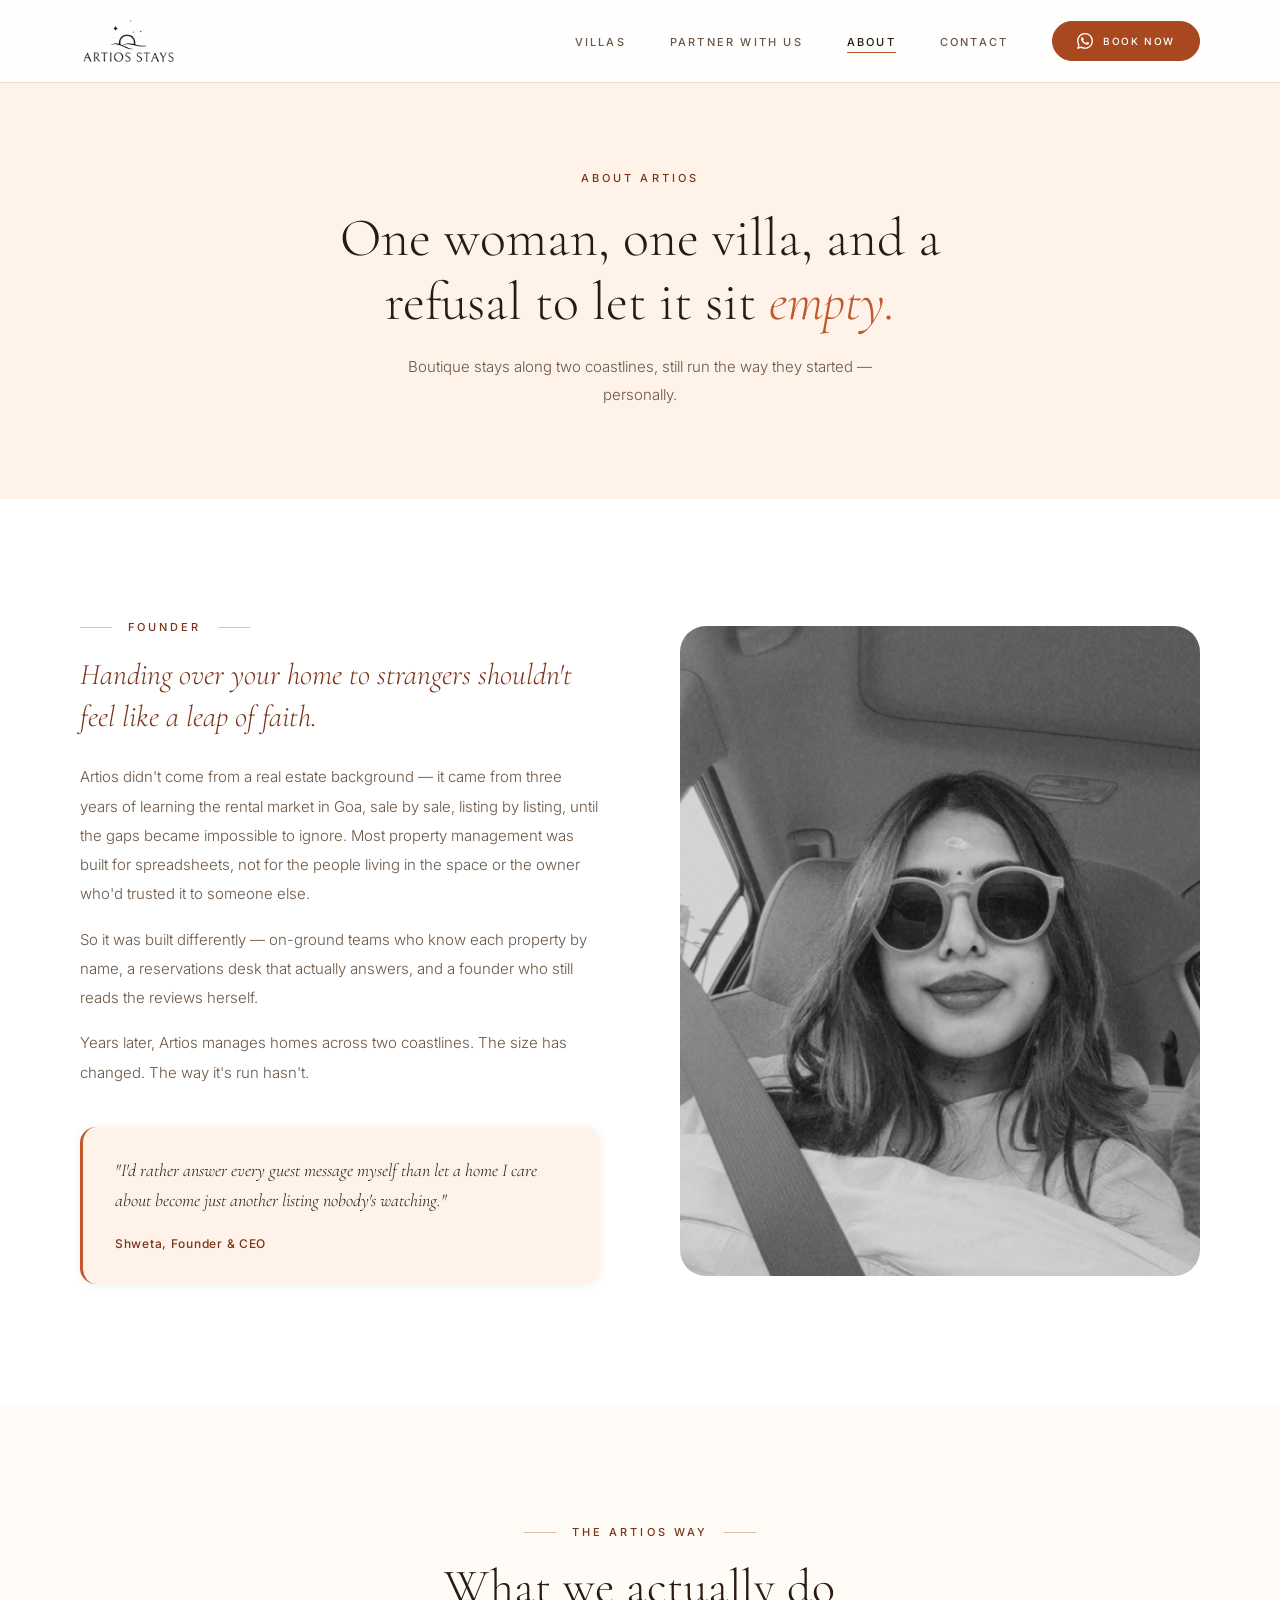
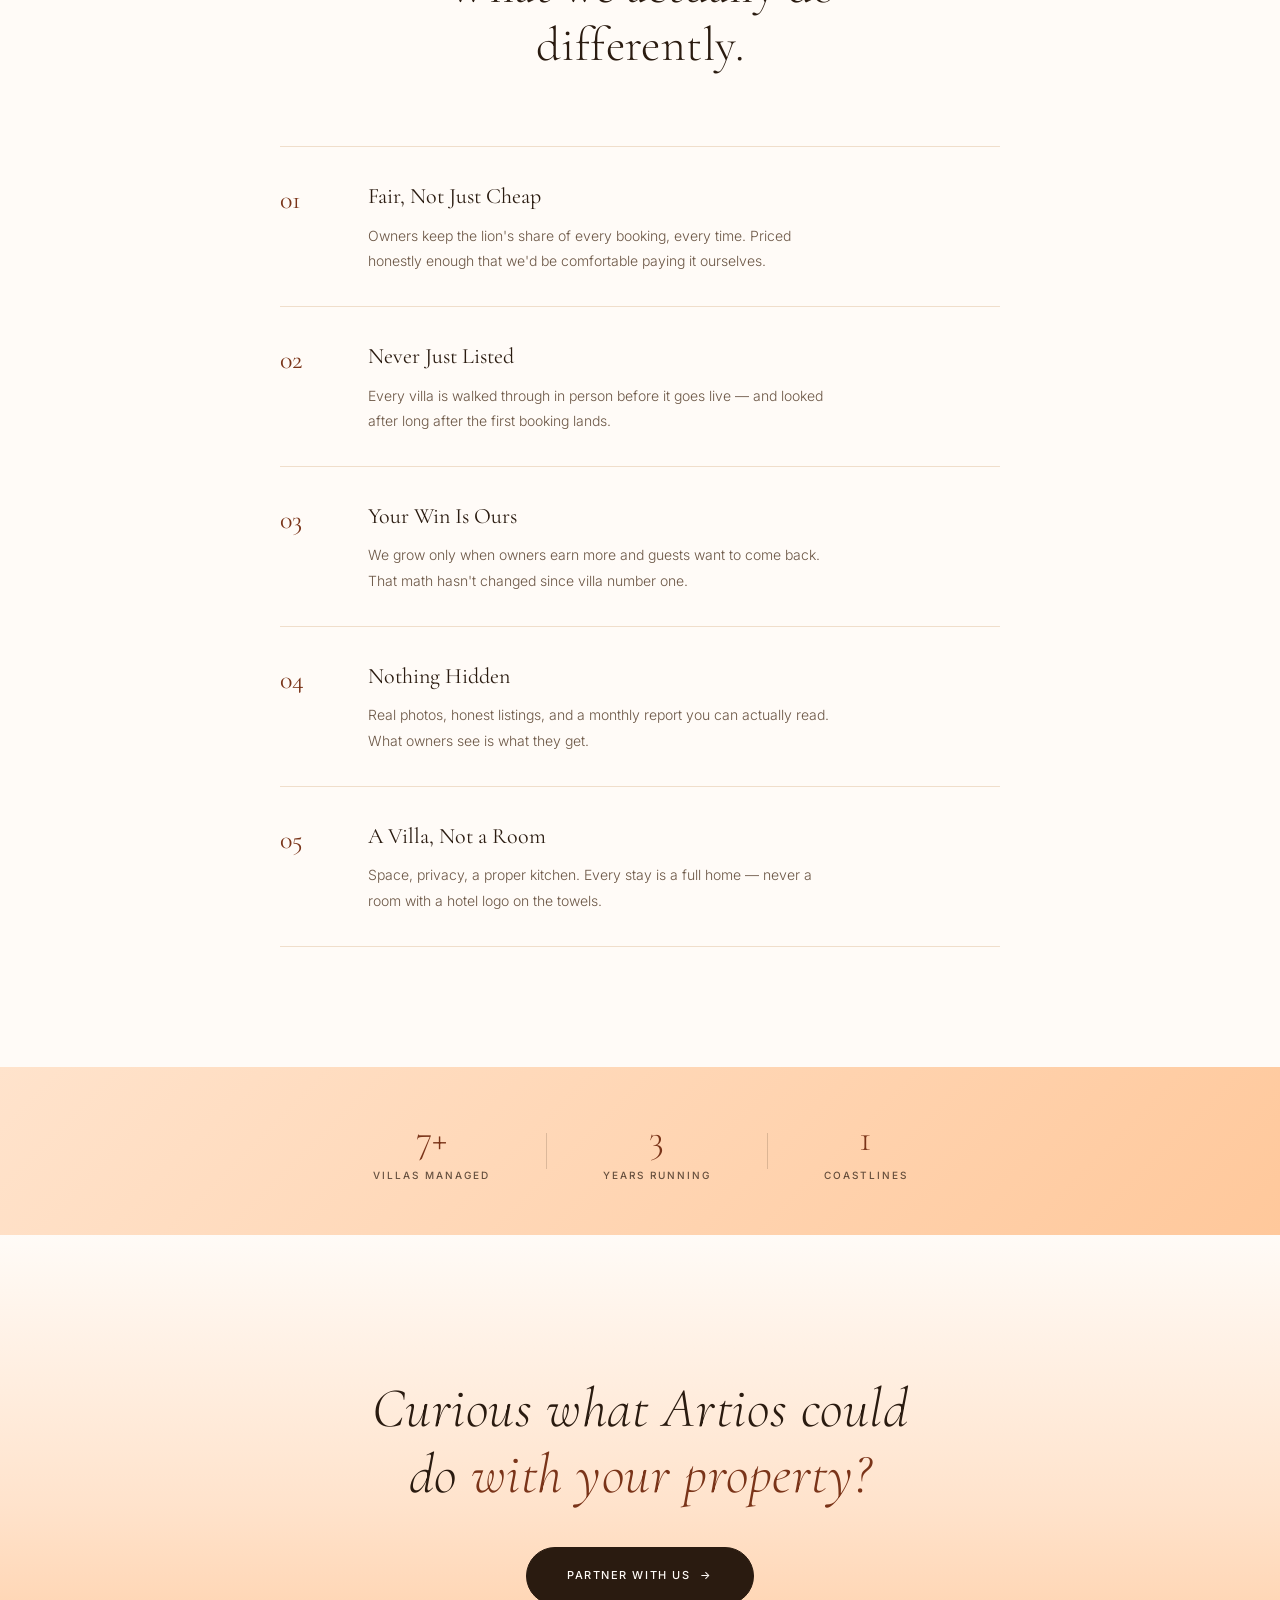
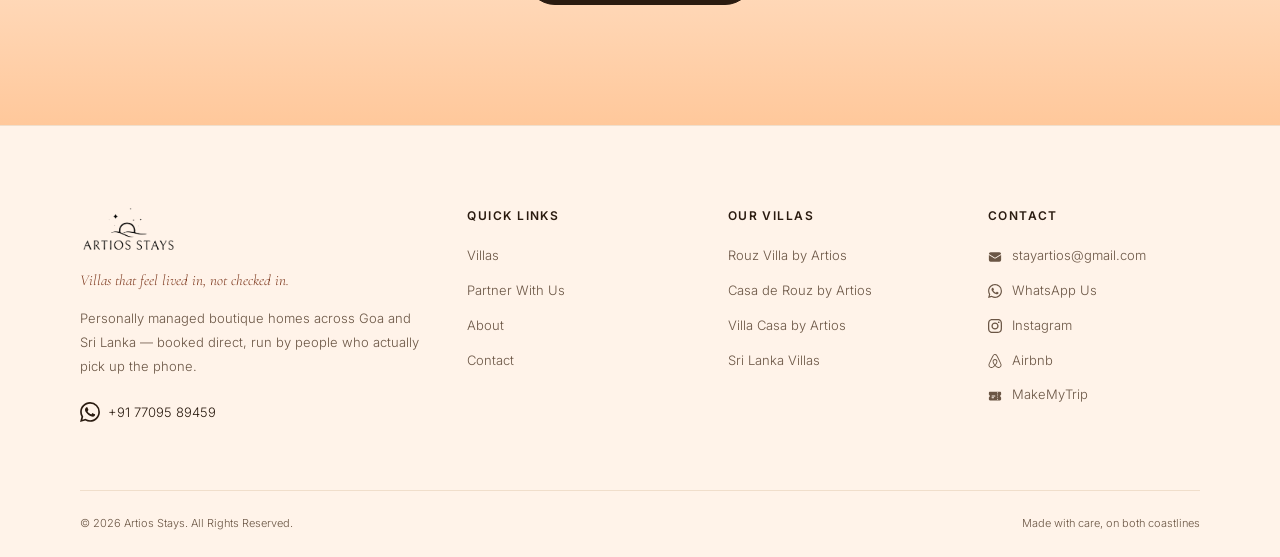
<file: about.html>
<!DOCTYPE html>
<html lang="en">
<head>
  <meta charset="UTF-8" />
  <meta name="viewport" content="width=device-width, initial-scale=1.0" />
  <title>About Artios Stays</title>
  <meta name="description" content="One woman, one villa, and a refusal to let it sit empty — the story behind Artios Stays and what we actually do differently." />
  <meta property="og:title" content="About Artios Stays" />
  <meta property="og:description" content="Boutique stays along two coastlines, still run the way they started — personally." />
  <link rel="preconnect" href="https://fonts.googleapis.com" />
  <link rel="preconnect" href="https://fonts.gstatic.com" crossorigin />
  <link href="https://fonts.googleapis.com/css2?family=Cormorant+Garamond:ital,wght@0,300;0,400;0,500;0,600;1,300;1,400;1,500;1,600&family=Inter:wght@300;400;500;600&display=swap" rel="stylesheet" />
  <link rel="stylesheet" href="css/style.css" />
</head>
<body>

  <!-- ── Navigation ── -->
  <nav class="nav" id="navbar">
    <div class="nav__container">
      <a href="index.html" class="nav__logo">
        <img src="images/logo-black.png" alt="Artios Stays" class="nav__logo-img" />
      </a>
      <ul class="nav__links" id="navLinks">
        <li><a href="villas.html" class="nav__link">Villas</a></li>
        <li><a href="partner-with-us.html" class="nav__link">Partner With Us</a></li>
        <li><a href="about.html" class="nav__link active">About</a></li>
        <li><a href="contact.html" class="nav__link">Contact</a></li>
        <li>
          <a href="https://wa.me/917709589459" target="_blank" rel="noopener" class="btn btn--gold nav__cta">
            <svg width="16" height="16" viewBox="0 0 24 24" fill="currentColor"><path d="M17.472 14.382c-.297-.149-1.758-.867-2.03-.967-.273-.099-.471-.148-.67.15-.197.297-.767.966-.94 1.164-.173.199-.347.223-.644.075-.297-.15-1.255-.463-2.39-1.475-.883-.788-1.48-1.761-1.653-2.059-.173-.297-.018-.458.13-.606.134-.133.298-.347.446-.52.149-.174.198-.298.298-.497.099-.198.05-.371-.025-.52-.075-.149-.669-1.612-.916-2.207-.242-.579-.487-.5-.669-.51-.173-.008-.371-.01-.57-.01-.198 0-.52.074-.792.372-.272.297-1.04 1.016-1.04 2.479 0 1.462 1.065 2.875 1.213 3.074.149.198 2.096 3.2 5.077 4.487.709.306 1.262.489 1.694.625.712.227 1.36.195 1.871.118.571-.085 1.758-.719 2.006-1.413.248-.694.248-1.289.173-1.413-.074-.124-.272-.198-.57-.347m-5.421 7.403h-.004a9.87 9.87 0 01-5.031-1.378l-.361-.214-3.741.982.998-3.648-.235-.374a9.86 9.86 0 01-1.51-5.26c.001-5.45 4.436-9.884 9.888-9.884 2.64 0 5.122 1.03 6.988 2.898a9.825 9.825 0 012.893 6.994c-.003 5.45-4.437 9.884-9.885 9.884m8.413-18.297A11.815 11.815 0 0012.05 0C5.495 0 .16 5.335.157 11.892c0 2.096.547 4.142 1.588 5.945L.057 24l6.305-1.654a11.882 11.882 0 005.683 1.448h.005c6.554 0 11.89-5.335 11.893-11.893a11.821 11.821 0 00-3.48-8.413z"/></svg>
            Book Now
          </a>
        </li>
      </ul>
      <button class="nav__hamburger" id="hamburger" aria-label="Toggle menu">
        <span></span><span></span><span></span>
      </button>
    </div>
  </nav>

  <main>
  <!-- ── Hero ── -->
  <section class="simple-hero">
    <div class="simple-hero__content">
      <p class="section__eyebrow">About Artios</p>
      <h1 class="simple-hero__title">One woman, one villa, and a refusal to let it sit <em>empty.</em></h1>
      <p class="simple-hero__subtitle">Boutique stays along two coastlines, still run the way they started — personally.</p>
    </div>
  </section>

  <!-- ── Story ── -->
  <section class="section story section--light">
    <div class="container">
      <div class="story__grid">
        <div data-animate>
          <p class="section__eyebrow" style="justify-content:flex-start">Founder</p>
          <h2 class="story__lede">Handing over your home to strangers shouldn't feel like a leap of faith.</h2>
          <div class="story__body">
            <p>Artios didn't come from a real estate background — it came from three years of learning the rental market in Goa, sale by sale, listing by listing, until the gaps became impossible to ignore. Most property management was built for spreadsheets, not for the people living in the space or the owner who'd trusted it to someone else.</p>
            <p>So it was built differently — on-ground teams who know each property by name, a reservations desk that actually answers, and a founder who still reads the reviews herself.</p>
            <p>Years later, Artios manages homes across two coastlines. The size has changed. The way it's run hasn't.</p>
          </div>
          <div class="story__quote">
            <p>"I'd rather answer every guest message myself than let a home I care about become just another listing nobody's watching."</p>
            <cite>Shweta, Founder &amp; CEO</cite>
          </div>
        </div>
        <div class="story__photo" data-animate data-delay="150">
          <div class="story__photo-frame">
            <img src="images/founder-shweta.jpg" alt="Shweta, Founder & CEO of Artios Stays" loading="lazy" />
          </div>
        </div>
      </div>
    </div>
  </section>

  <!-- ── The Artios Way ── -->
  <section class="section way">
    <div class="container">
      <div class="section__header" data-animate>
        <p class="section__eyebrow">The Artios Way</p>
        <h2 class="section__title">What we actually do differently.</h2>
      </div>
      <div class="way__list">

        <div class="way-item" data-animate>
          <span class="way-item__num">01</span>
          <div>
            <h3 class="way-item__title">Fair, Not Just Cheap</h3>
            <p class="way-item__desc">Owners keep the lion's share of every booking, every time. Priced honestly enough that we'd be comfortable paying it ourselves.</p>
          </div>
        </div>

        <div class="way-item" data-animate data-delay="60">
          <span class="way-item__num">02</span>
          <div>
            <h3 class="way-item__title">Never Just Listed</h3>
            <p class="way-item__desc">Every villa is walked through in person before it goes live — and looked after long after the first booking lands.</p>
          </div>
        </div>

        <div class="way-item" data-animate data-delay="120">
          <span class="way-item__num">03</span>
          <div>
            <h3 class="way-item__title">Your Win Is Ours</h3>
            <p class="way-item__desc">We grow only when owners earn more and guests want to come back. That math hasn't changed since villa number one.</p>
          </div>
        </div>

        <div class="way-item" data-animate data-delay="180">
          <span class="way-item__num">04</span>
          <div>
            <h3 class="way-item__title">Nothing Hidden</h3>
            <p class="way-item__desc">Real photos, honest listings, and a monthly report you can actually read. What owners see is what they get.</p>
          </div>
        </div>

        <div class="way-item" data-animate data-delay="240">
          <span class="way-item__num">05</span>
          <div>
            <h3 class="way-item__title">A Villa, Not a Room</h3>
            <p class="way-item__desc">Space, privacy, a proper kitchen. Every stay is a full home — never a room with a hotel logo on the towels.</p>
          </div>
        </div>

      </div>
    </div>
  </section>

  <!-- ── Stat band ── -->
  <section class="stat-band">
    <div class="stat-band__row">
      <div class="stat-band__item">
        <span class="stat-band__num">10+</span>
        <span class="stat-band__label">Villas Managed</span>
      </div>
      <div class="stat-band__divider"></div>
      <div class="stat-band__item">
        <span class="stat-band__num">4</span>
        <span class="stat-band__label">Years Running</span>
      </div>
      <div class="stat-band__divider"></div>
      <div class="stat-band__item">
        <span class="stat-band__num">2</span>
        <span class="stat-band__label">Coastlines</span>
      </div>
    </div>
  </section>

  <!-- ── Closing CTA ── -->
  <section class="cta-gradient">
    <div class="cta-gradient__content">
      <h2 class="cta-gradient__title">Curious what Artios could do <em>with your property?</em></h2>
      <a href="partner-with-us.html" class="btn btn--dark btn--lg">Partner With Us <span class="btn__arrow">→</span></a>
    </div>
  </section>
  </main>

  <!-- ── Footer ── -->
  <footer class="footer">
    <div class="container">
      <div class="footer__grid">
        <div class="footer__brand">
          <div class="footer__logo">
            <img src="images/logo-black.png" alt="Artios Stays" class="footer__logo-img" />
          </div>
          <p class="footer__tagline">Villas that feel lived in, not checked in.</p>
          <p class="footer__desc">Personally managed boutique homes across Goa and Sri Lanka — booked direct, run by people who actually pick up the phone.</p>
          <a href="https://wa.me/917709589459" target="_blank" rel="noopener" class="footer__whatsapp">
            <svg width="20" height="20" viewBox="0 0 24 24" fill="currentColor"><path d="M17.472 14.382c-.297-.149-1.758-.867-2.03-.967-.273-.099-.471-.148-.67.15-.197.297-.767.966-.94 1.164-.173.199-.347.223-.644.075-.297-.15-1.255-.463-2.39-1.475-.883-.788-1.48-1.761-1.653-2.059-.173-.297-.018-.458.13-.606.134-.133.298-.347.446-.52.149-.174.198-.298.298-.497.099-.198.05-.371-.025-.52-.075-.149-.669-1.612-.916-2.207-.242-.579-.487-.5-.669-.51-.173-.008-.371-.01-.57-.01-.198 0-.52.074-.792.372-.272.297-1.04 1.016-1.04 2.479 0 1.462 1.065 2.875 1.213 3.074.149.198 2.096 3.2 5.077 4.487.709.306 1.262.489 1.694.625.712.227 1.36.195 1.871.118.571-.085 1.758-.719 2.006-1.413.248-.694.248-1.289.173-1.413-.074-.124-.272-.198-.57-.347m-5.421 7.403h-.004a9.87 9.87 0 01-5.031-1.378l-.361-.214-3.741.982.998-3.648-.235-.374a9.86 9.86 0 01-1.51-5.26c.001-5.45 4.436-9.884 9.888-9.884 2.64 0 5.122 1.03 6.988 2.898a9.825 9.825 0 012.893 6.994c-.003 5.45-4.437 9.884-9.885 9.884m8.413-18.297A11.815 11.815 0 0012.05 0C5.495 0 .16 5.335.157 11.892c0 2.096.547 4.142 1.588 5.945L.057 24l6.305-1.654a11.882 11.882 0 005.683 1.448h.005c6.554 0 11.89-5.335 11.893-11.893a11.821 11.821 0 00-3.48-8.413z"/></svg>
            +91 77095 89459
          </a>
        </div>
        <div class="footer__col">
          <h3 class="footer__heading">Quick Links</h3>
          <ul class="footer__links">
            <li><a href="villas.html">Villas</a></li>
            <li><a href="partner-with-us.html">Partner With Us</a></li>
            <li><a href="about.html">About</a></li>
            <li><a href="contact.html">Contact</a></li>
          </ul>
        </div>
        <div class="footer__col">
          <h3 class="footer__heading">Our Villas</h3>
          <ul class="footer__links">
            <li><a href="https://wa.me/917709589459?text=Rouz%20Villa%20by%20Artios%20enquiry" target="_blank" rel="noopener">Rouz Villa by Artios</a></li>
            <li><a href="https://wa.me/917709589459?text=Casa%20de%20Rouz%20by%20Artios%20enquiry" target="_blank" rel="noopener">Casa de Rouz by Artios</a></li>
            <li><a href="https://wa.me/917709589459?text=Villa%20Casa%20by%20Artios%20enquiry" target="_blank" rel="noopener">Villa Casa by Artios</a></li>
            <li><a href="villas.html#sri-lanka">Sri Lanka Villas</a></li>
          </ul>
        </div>
        <div class="footer__col">
          <h3 class="footer__heading">Contact</h3>
          <ul class="footer__links">
            <li>
              <a href="mailto:stayartios@gmail.com">
                <svg width="14" height="14" viewBox="0 0 24 24" fill="currentColor" style="vertical-align:middle;margin-right:6px"><path d="M1.5 8.67v8.58a3 3 0 0 0 3 3h15a3 3 0 0 0 3-3V8.67l-8.928 5.493a3 3 0 0 1-3.144 0L1.5 8.67Z"/><path d="M22.5 6.908V6.75a3 3 0 0 0-3-3h-15a3 3 0 0 0-3 3v.158l9.714 5.978a1.5 1.5 0 0 0 1.572 0L22.5 6.908Z"/></svg>
                stayartios@gmail.com
              </a>
            </li>
            <li>
              <a href="https://wa.me/917709589459" target="_blank" rel="noopener">
                <svg width="14" height="14" viewBox="0 0 24 24" fill="currentColor" style="vertical-align:middle;margin-right:6px"><path d="M17.472 14.382c-.297-.149-1.758-.867-2.03-.967-.273-.099-.471-.148-.67.15-.197.297-.767.966-.94 1.164-.173.199-.347.223-.644.075-.297-.15-1.255-.463-2.39-1.475-.883-.788-1.48-1.761-1.653-2.059-.173-.297-.018-.458.13-.606.134-.133.298-.347.446-.52.149-.174.198-.298.298-.497.099-.198.05-.371-.025-.52-.075-.149-.669-1.612-.916-2.207-.242-.579-.487-.5-.669-.51-.173-.008-.371-.01-.57-.01-.198 0-.52.074-.792.372-.272.297-1.04 1.016-1.04 2.479 0 1.462 1.065 2.875 1.213 3.074.149.198 2.096 3.2 5.077 4.487.709.306 1.262.489 1.694.625.712.227 1.36.195 1.871.118.571-.085 1.758-.719 2.006-1.413.248-.694.248-1.289.173-1.413-.074-.124-.272-.198-.57-.347m-5.421 7.403h-.004a9.87 9.87 0 01-5.031-1.378l-.361-.214-3.741.982.998-3.648-.235-.374a9.86 9.86 0 01-1.51-5.26c.001-5.45 4.436-9.884 9.888-9.884 2.64 0 5.122 1.03 6.988 2.898a9.825 9.825 0 012.893 6.994c-.003 5.45-4.437 9.884-9.885 9.884m8.413-18.297A11.815 11.815 0 0012.05 0C5.495 0 .16 5.335.157 11.892c0 2.096.547 4.142 1.588 5.945L.057 24l6.305-1.654a11.882 11.882 0 005.683 1.448h.005c6.554 0 11.89-5.335 11.893-11.893a11.821 11.821 0 00-3.48-8.413z"/></svg>
                WhatsApp Us
              </a>
            </li>
            <li>
              <a href="https://www.instagram.com/artiosstays?igsi=eGt3amtibHN1MGs1" target="_blank" rel="noopener">
                <svg width="14" height="14" viewBox="0 0 24 24" fill="currentColor" style="vertical-align:middle;margin-right:6px"><path d="M7.0301.084c-1.2768.0602-2.1487.264-2.911.5634-.7888.3075-1.4575.72-2.1228 1.3877-.6652.6677-1.075 1.3368-1.3802 2.127-.2954.7638-.4956 1.6365-.552 2.914-.0564 1.2775-.0689 1.6882-.0626 4.947.0062 3.2586.0206 3.6671.0825 4.9473.061 1.2765.264 2.1482.5635 2.9107.308.7889.72 1.4573 1.388 2.1228.6679.6655 1.3365 1.0743 2.1285 1.38.7632.295 1.6361.4961 2.9134.552 1.2773.056 1.6884.069 4.9462.0627 3.2578-.0062 3.668-.0207 4.9478-.0814 1.28-.0607 2.147-.2652 2.9098-.5633.7889-.3086 1.4578-.72 2.1228-1.3881.665-.6682 1.0745-1.3378 1.3795-2.1284.2957-.7632.4966-1.636.552-2.9124.056-1.2809.0692-1.6898.063-4.948-.0063-3.2583-.021-3.6668-.0817-4.9465-.0607-1.2797-.264-2.1487-.5633-2.9117-.3084-.7889-.72-1.4568-1.3876-2.1228C21.2982 1.33 20.628.9208 19.8378.6165 19.074.321 18.2017.1197 16.9244.0645 15.6471.0093 15.236-.005 11.977.0014 8.718.0076 8.31.0215 7.0301.0839m.1402 21.6932c-1.17-.0509-1.8053-.2453-2.2287-.408-.5606-.216-.96-.4771-1.3819-.895-.422-.4178-.6811-.8186-.9-1.378-.1644-.4234-.3624-1.058-.4171-2.228-.0595-1.2645-.072-1.6442-.079-4.848-.007-3.2037.0053-3.583.0607-4.848.05-1.169.2456-1.805.408-2.2282.216-.5613.4762-.96.895-1.3816.4188-.4217.8184-.6814 1.3783-.9003.423-.1651 1.0575-.3614 2.227-.4171 1.2655-.06 1.6447-.072 4.848-.079 3.2033-.007 3.5835.005 4.8495.0608 1.169.0508 1.8053.2445 2.228.408.5608.216.96.4754 1.3816.895.4217.4194.6816.8176.9005 1.3787.1653.4217.3617 1.056.4169 2.2263.0602 1.2655.0739 1.645.0796 4.848.0058 3.203-.0055 3.5834-.061 4.848-.051 1.17-.245 1.8055-.408 2.2294-.216.5604-.4763.96-.8954 1.3814-.419.4215-.8181.6811-1.3783.9-.4224.1649-1.0577.3617-2.2262.4174-1.2656.0595-1.6448.072-4.8493.079-3.2045.007-3.5825-.006-4.848-.0608M16.953 5.5864A1.44 1.44 0 1 0 18.39 4.144a1.44 1.44 0 0 0-1.437 1.4424M5.8385 12.012c.0067 3.4032 2.7706 6.1557 6.173 6.1493 3.4026-.0065 6.157-2.7701 6.1506-6.1733-.0065-3.4032-2.771-6.1565-6.174-6.1498-3.403.0067-6.156 2.771-6.1496 6.1738M8 12.0077a4 4 0 1 1 4.008 3.9921A3.9996 3.9996 0 0 1 8 12.0077"/></svg>
                Instagram
              </a>
            </li>
            <li>
              <a href="https://www.airbnb.co.uk/rooms/1516764955832490836?unique_share_id=2057a000-b1b3-403f-a3a6-4c23b1572ab3&amp;viralityEntryPoint=1&amp;s=76" target="_blank" rel="noopener">
                <svg width="14" height="14" viewBox="0 0 24 24" fill="currentColor" style="vertical-align:middle;margin-right:6px"><path d="M12.001 18.275c-1.353-1.697-2.148-3.184-2.413-4.457-.263-1.027-.16-1.848.291-2.465.477-.71 1.188-1.056 2.121-1.056s1.643.345 2.12 1.063c.446.61.558 1.432.286 2.465-.291 1.298-1.085 2.785-2.412 4.458zm9.601 1.14c-.185 1.246-1.034 2.28-2.2 2.783-2.253.98-4.483-.583-6.392-2.704 3.157-3.951 3.74-7.028 2.385-9.018-.795-1.14-1.933-1.695-3.394-1.695-2.944 0-4.563 2.49-3.927 5.382.37 1.565 1.352 3.343 2.917 5.332-.98 1.085-1.91 1.856-2.732 2.333-.636.344-1.245.558-1.828.609-2.679.399-4.778-2.2-3.825-4.88.132-.345.395-.98.845-1.961l.025-.053c1.464-3.178 3.242-6.79 5.285-10.795l.053-.132.58-1.116c.45-.822.635-1.19 1.351-1.643.346-.21.77-.315 1.246-.315.954 0 1.698.558 2.016 1.007.158.239.345.557.582.953l.558 1.089.08.159c2.041 4.004 3.821 7.608 5.279 10.794l.026.025.533 1.22.318.764c.243.613.294 1.222.213 1.858zm1.22-2.39c-.186-.583-.505-1.271-.9-2.094v-.03c-1.889-4.006-3.642-7.608-5.307-10.844l-.111-.163C15.317 1.461 14.468 0 12.001 0c-2.44 0-3.476 1.695-4.535 3.898l-.081.16c-1.669 3.236-3.421 6.843-5.303 10.847v.053l-.559 1.22c-.21.504-.317.768-.345.847C-.172 20.74 2.611 24 5.98 24c.027 0 .132 0 .265-.027h.372c1.75-.213 3.554-1.325 5.384-3.317 1.829 1.989 3.635 3.104 5.382 3.317h.372c.133.027.239.027.265.027 3.37.003 6.152-3.261 4.802-6.975z"/></svg>
                Airbnb
              </a>
            </li>
            <li>
              <a href="https://www.makemytrip.com/hotels/villa_rouz_pool_jaccuzi_cook_4_min_to_beach_garden-details-goa.html" target="_blank" rel="noopener">
                <svg width="14" height="14" viewBox="0 0 24 24" fill="currentColor" style="vertical-align:middle;margin-right:6px"><path fill-rule="evenodd" clip-rule="evenodd" d="M1.5 6.375c0-1.036.84-1.875 1.875-1.875h17.25c1.035 0 1.875.84 1.875 1.875v3.026a.75.75 0 0 1-.375.65 2.249 2.249 0 0 0 0 3.898.75.75 0 0 1 .375.65v3.026c0 1.035-.84 1.875-1.875 1.875H3.375A1.875 1.875 0 0 1 1.5 17.625v-3.026a.75.75 0 0 1 .374-.65 2.249 2.249 0 0 0 0-3.898.75.75 0 0 1-.374-.65V6.375Zm15-1.125a.75.75 0 0 1 .75.75v.75a.75.75 0 0 1-1.5 0V6a.75.75 0 0 1 .75-.75Zm.75 4.5a.75.75 0 0 0-1.5 0v.75a.75.75 0 0 0 1.5 0v-.75Zm-.75 3a.75.75 0 0 1 .75.75v.75a.75.75 0 0 1-1.5 0v-.75a.75.75 0 0 1 .75-.75Zm.75 4.5a.75.75 0 0 0-1.5 0V18a.75.75 0 0 0 1.5 0v-.75ZM6 12a.75.75 0 0 1 .75-.75H12a.75.75 0 0 1 0 1.5H6.75A.75.75 0 0 1 6 12Zm.75 2.25a.75.75 0 0 0 0 1.5h3a.75.75 0 0 0 0-1.5h-3Z"/></svg>
                MakeMyTrip
              </a>
            </li>
          </ul>
        </div>
      </div>
      <div class="footer__bottom">
        <p>&copy; 2026 Artios Stays. All Rights Reserved.</p>
        <p>Made with care, on both coastlines</p>
      </div>
    </div>
  </footer>

  <script src="js/main.js"></script>
</body>
</html>
</file>
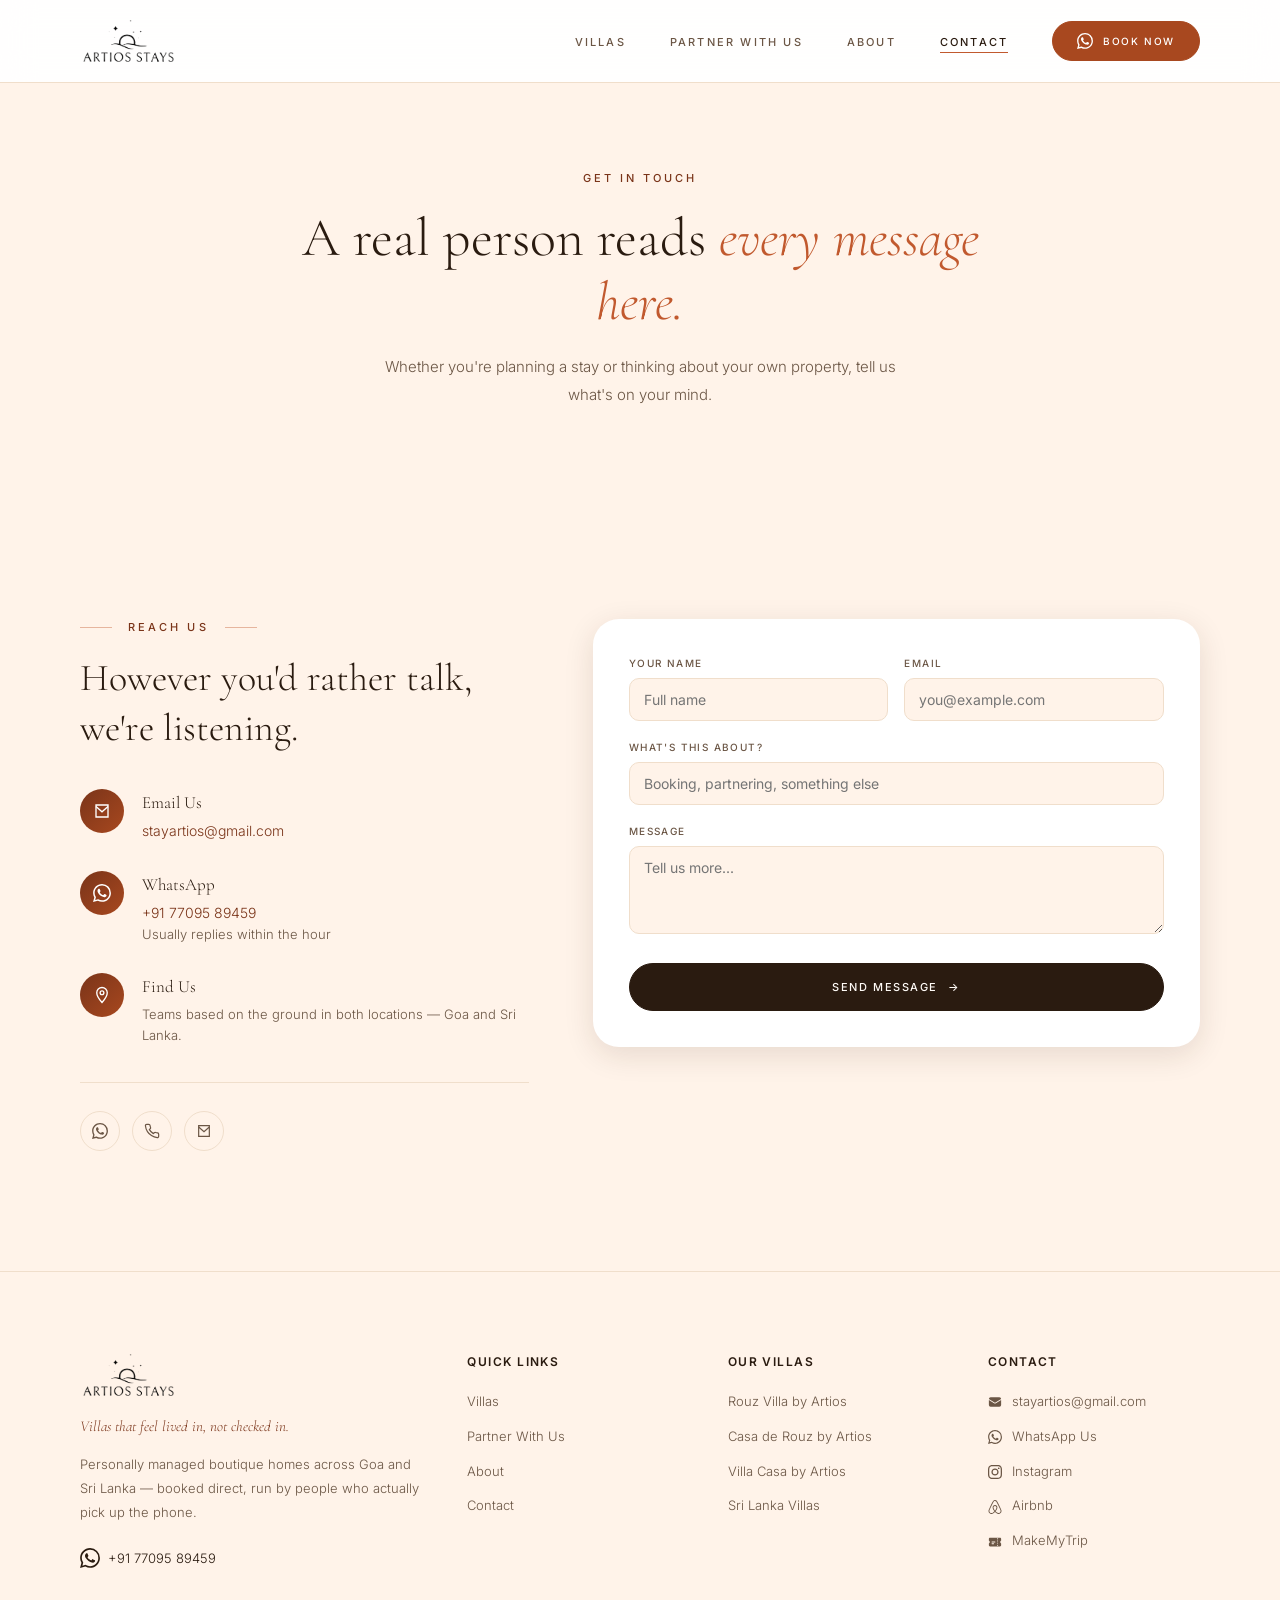
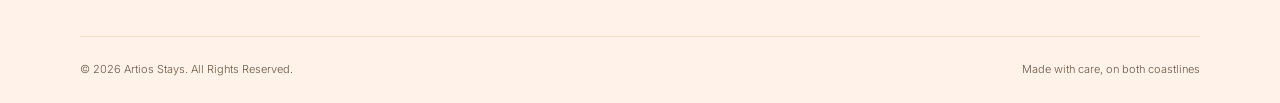
<file: contact.html>
<!DOCTYPE html>
<html lang="en">
<head>
  <meta charset="UTF-8" />
  <meta name="viewport" content="width=device-width, initial-scale=1.0" />
  <title>Contact Artios Stays</title>
  <meta name="description" content="Planning a stay or thinking about your own property? Get in touch with Artios Stays by email, WhatsApp, or the form below." />
  <meta property="og:title" content="Contact Artios Stays" />
  <meta property="og:description" content="A real person reads every message here." />
  <link rel="preconnect" href="https://fonts.googleapis.com" />
  <link rel="preconnect" href="https://fonts.gstatic.com" crossorigin />
  <link href="https://fonts.googleapis.com/css2?family=Cormorant+Garamond:ital,wght@0,300;0,400;0,500;0,600;1,300;1,400;1,500;1,600&family=Inter:wght@300;400;500;600&display=swap" rel="stylesheet" />
  <link rel="stylesheet" href="css/style.css" />
</head>
<body>

  <!-- ── Navigation ── -->
  <nav class="nav" id="navbar">
    <div class="nav__container">
      <a href="index.html" class="nav__logo">
        <img src="images/logo-black.png" alt="Artios Stays" class="nav__logo-img" />
      </a>
      <ul class="nav__links" id="navLinks">
        <li><a href="villas.html" class="nav__link">Villas</a></li>
        <li><a href="partner-with-us.html" class="nav__link">Partner With Us</a></li>
        <li><a href="about.html" class="nav__link">About</a></li>
        <li><a href="contact.html" class="nav__link active">Contact</a></li>
        <li>
          <a href="https://wa.me/917709589459" target="_blank" rel="noopener" class="btn btn--gold nav__cta">
            <svg width="16" height="16" viewBox="0 0 24 24" fill="currentColor"><path d="M17.472 14.382c-.297-.149-1.758-.867-2.03-.967-.273-.099-.471-.148-.67.15-.197.297-.767.966-.94 1.164-.173.199-.347.223-.644.075-.297-.15-1.255-.463-2.39-1.475-.883-.788-1.48-1.761-1.653-2.059-.173-.297-.018-.458.13-.606.134-.133.298-.347.446-.52.149-.174.198-.298.298-.497.099-.198.05-.371-.025-.52-.075-.149-.669-1.612-.916-2.207-.242-.579-.487-.5-.669-.51-.173-.008-.371-.01-.57-.01-.198 0-.52.074-.792.372-.272.297-1.04 1.016-1.04 2.479 0 1.462 1.065 2.875 1.213 3.074.149.198 2.096 3.2 5.077 4.487.709.306 1.262.489 1.694.625.712.227 1.36.195 1.871.118.571-.085 1.758-.719 2.006-1.413.248-.694.248-1.289.173-1.413-.074-.124-.272-.198-.57-.347m-5.421 7.403h-.004a9.87 9.87 0 01-5.031-1.378l-.361-.214-3.741.982.998-3.648-.235-.374a9.86 9.86 0 01-1.51-5.26c.001-5.45 4.436-9.884 9.888-9.884 2.64 0 5.122 1.03 6.988 2.898a9.825 9.825 0 012.893 6.994c-.003 5.45-4.437 9.884-9.885 9.884m8.413-18.297A11.815 11.815 0 0012.05 0C5.495 0 .16 5.335.157 11.892c0 2.096.547 4.142 1.588 5.945L.057 24l6.305-1.654a11.882 11.882 0 005.683 1.448h.005c6.554 0 11.89-5.335 11.893-11.893a11.821 11.821 0 00-3.48-8.413z"/></svg>
            Book Now
          </a>
        </li>
      </ul>
      <button class="nav__hamburger" id="hamburger" aria-label="Toggle menu">
        <span></span><span></span><span></span>
      </button>
    </div>
  </nav>

  <main>
  <!-- ── Hero ── -->
  <section class="simple-hero">
    <div class="simple-hero__content">
      <p class="section__eyebrow">Get In Touch</p>
      <h1 class="simple-hero__title">A real person reads <em>every message here.</em></h1>
      <p class="simple-hero__subtitle">Whether you're planning a stay or thinking about your own property, tell us what's on your mind.</p>
    </div>
  </section>

  <!-- ── Contact ── -->
  <section class="section lead section--light">
    <div class="container">
      <div class="lead__grid">
        <div data-animate>
          <p class="section__eyebrow" style="justify-content:flex-start">Reach Us</p>
          <h2 class="lead__title">However you'd rather talk, we're listening.</h2>

          <div class="contact-info">
            <div class="contact-info__item">
              <div class="contact-info__icon">
                <svg width="18" height="18" viewBox="0 0 24 24" fill="none" stroke="currentColor" stroke-width="1.8"><path d="M4 4h16v16H4z"/><path d="M4 6l8 7 8-7"/></svg>
              </div>
              <div>
                <div class="contact-info__title">Email Us</div>
                <div class="contact-info__value"><a href="mailto:stayartios@gmail.com">stayartios@gmail.com</a></div>
              </div>
            </div>
            <div class="contact-info__item">
              <div class="contact-info__icon">
                <svg width="18" height="18" viewBox="0 0 24 24" fill="currentColor"><path d="M17.472 14.382c-.297-.149-1.758-.867-2.03-.967-.273-.099-.471-.148-.67.15-.197.297-.767.966-.94 1.164-.173.199-.347.223-.644.075-.297-.15-1.255-.463-2.39-1.475-.883-.788-1.48-1.761-1.653-2.059-.173-.297-.018-.458.13-.606.134-.133.298-.347.446-.52.149-.174.198-.298.298-.497.099-.198.05-.371-.025-.52-.075-.149-.669-1.612-.916-2.207-.242-.579-.487-.5-.669-.51-.173-.008-.371-.01-.57-.01-.198 0-.52.074-.792.372-.272.297-1.04 1.016-1.04 2.479 0 1.462 1.065 2.875 1.213 3.074.149.198 2.096 3.2 5.077 4.487.709.306 1.262.489 1.694.625.712.227 1.36.195 1.871.118.571-.085 1.758-.719 2.006-1.413.248-.694.248-1.289.173-1.413-.074-.124-.272-.198-.57-.347m-5.421 7.403h-.004a9.87 9.87 0 01-5.031-1.378l-.361-.214-3.741.982.998-3.648-.235-.374a9.86 9.86 0 01-1.51-5.26c.001-5.45 4.436-9.884 9.888-9.884 2.64 0 5.122 1.03 6.988 2.898a9.825 9.825 0 012.893 6.994c-.003 5.45-4.437 9.884-9.885 9.884m8.413-18.297A11.815 11.815 0 0012.05 0C5.495 0 .16 5.335.157 11.892c0 2.096.547 4.142 1.588 5.945L.057 24l6.305-1.654a11.882 11.882 0 005.683 1.448h.005c6.554 0 11.89-5.335 11.893-11.893a11.821 11.821 0 00-3.48-8.413z"/></svg>
              </div>
              <div>
                <div class="contact-info__title">WhatsApp</div>
                <div class="contact-info__value"><a href="https://wa.me/917709589459" target="_blank" rel="noopener">+91 77095 89459</a></div>
                <div class="contact-info__note">Usually replies within the hour</div>
              </div>
            </div>
            <div class="contact-info__item">
              <div class="contact-info__icon">
                <svg width="18" height="18" viewBox="0 0 24 24" fill="none" stroke="currentColor" stroke-width="1.8"><path d="M12 2C8.13 2 5 5.13 5 9c0 5.25 7 13 7 13s7-7.75 7-13c0-3.87-3.13-7-7-7zm0 9.5c-1.38 0-2.5-1.12-2.5-2.5s1.12-2.5 2.5-2.5 2.5 1.12 2.5 2.5-1.12 2.5-2.5 2.5z"/></svg>
              </div>
              <div>
                <div class="contact-info__title">Find Us</div>
                <div class="contact-info__note">Teams based on the ground in both locations — Goa and Sri Lanka.</div>
              </div>
            </div>
          </div>

          <div class="contact-social">
            <a href="https://wa.me/917709589459" target="_blank" rel="noopener" class="contact-social__icon" aria-label="Message us on WhatsApp">
              <svg width="16" height="16" viewBox="0 0 24 24" fill="currentColor"><path d="M17.472 14.382c-.297-.149-1.758-.867-2.03-.967-.273-.099-.471-.148-.67.15-.197.297-.767.966-.94 1.164-.173.199-.347.223-.644.075-.297-.15-1.255-.463-2.39-1.475-.883-.788-1.48-1.761-1.653-2.059-.173-.297-.018-.458.13-.606.134-.133.298-.347.446-.52.149-.174.198-.298.298-.497.099-.198.05-.371-.025-.52-.075-.149-.669-1.612-.916-2.207-.242-.579-.487-.5-.669-.51-.173-.008-.371-.01-.57-.01-.198 0-.52.074-.792.372-.272.297-1.04 1.016-1.04 2.479 0 1.462 1.065 2.875 1.213 3.074.149.198 2.096 3.2 5.077 4.487.709.306 1.262.489 1.694.625.712.227 1.36.195 1.871.118.571-.085 1.758-.719 2.006-1.413.248-.694.248-1.289.173-1.413-.074-.124-.272-.198-.57-.347m-5.421 7.403h-.004a9.87 9.87 0 01-5.031-1.378l-.361-.214-3.741.982.998-3.648-.235-.374a9.86 9.86 0 01-1.51-5.26c.001-5.45 4.436-9.884 9.888-9.884 2.64 0 5.122 1.03 6.988 2.898a9.825 9.825 0 012.893 6.994c-.003 5.45-4.437 9.884-9.885 9.884m8.413-18.297A11.815 11.815 0 0012.05 0C5.495 0 .16 5.335.157 11.892c0 2.096.547 4.142 1.588 5.945L.057 24l6.305-1.654a11.882 11.882 0 005.683 1.448h.005c6.554 0 11.89-5.335 11.893-11.893a11.821 11.821 0 00-3.48-8.413z"/></svg>
            </a>
            <a href="tel:+917709589459" class="contact-social__icon" aria-label="Call us">
              <svg width="16" height="16" viewBox="0 0 24 24" fill="none" stroke="currentColor" stroke-width="1.8"><path d="M22 16.92v3a2 2 0 01-2.18 2 19.79 19.79 0 01-8.63-3.07 19.5 19.5 0 01-6-6 19.79 19.79 0 01-3.07-8.67A2 2 0 014.11 2h3a2 2 0 012 1.72c.127.96.362 1.903.7 2.81a2 2 0 01-.45 2.11L8.09 9.91a16 16 0 006 6l1.27-1.27a2 2 0 012.11-.45c.907.338 1.85.573 2.81.7A2 2 0 0122 16.92z"/></svg>
            </a>
            <a href="mailto:stayartios@gmail.com" class="contact-social__icon" aria-label="Email us">
              <svg width="16" height="16" viewBox="0 0 24 24" fill="none" stroke="currentColor" stroke-width="1.8"><path d="M4 4h16v16H4z"/><path d="M4 6l8 7 8-7"/></svg>
            </a>
          </div>
        </div>

        <form class="lead-form" id="contactForm" data-animate data-delay="100">
          <div class="lead-form__row">
            <div class="lead-form__field">
              <label for="cf-name">Your Name</label>
              <input type="text" id="cf-name" name="name" placeholder="Full name" required />
            </div>
            <div class="lead-form__field">
              <label for="cf-email">Email</label>
              <input type="email" id="cf-email" name="email" placeholder="you@example.com" required />
            </div>
          </div>
          <div class="lead-form__field">
            <label for="cf-subject">What's this about?</label>
            <input type="text" id="cf-subject" name="subject" placeholder="Booking, partnering, something else" />
          </div>
          <div class="lead-form__field">
            <label for="cf-message">Message</label>
            <textarea id="cf-message" name="message" placeholder="Tell us more..." required></textarea>
          </div>
          <button type="submit" class="btn btn--dark">Send Message <span class="btn__arrow">→</span></button>
        </form>
      </div>
    </div>
  </section>
  </main>

  <!-- ── Footer ── -->
  <footer class="footer">
    <div class="container">
      <div class="footer__grid">
        <div class="footer__brand">
          <div class="footer__logo">
            <img src="images/logo-black.png" alt="Artios Stays" class="footer__logo-img" />
          </div>
          <p class="footer__tagline">Villas that feel lived in, not checked in.</p>
          <p class="footer__desc">Personally managed boutique homes across Goa and Sri Lanka — booked direct, run by people who actually pick up the phone.</p>
          <a href="https://wa.me/917709589459" target="_blank" rel="noopener" class="footer__whatsapp">
            <svg width="20" height="20" viewBox="0 0 24 24" fill="currentColor"><path d="M17.472 14.382c-.297-.149-1.758-.867-2.03-.967-.273-.099-.471-.148-.67.15-.197.297-.767.966-.94 1.164-.173.199-.347.223-.644.075-.297-.15-1.255-.463-2.39-1.475-.883-.788-1.48-1.761-1.653-2.059-.173-.297-.018-.458.13-.606.134-.133.298-.347.446-.52.149-.174.198-.298.298-.497.099-.198.05-.371-.025-.52-.075-.149-.669-1.612-.916-2.207-.242-.579-.487-.5-.669-.51-.173-.008-.371-.01-.57-.01-.198 0-.52.074-.792.372-.272.297-1.04 1.016-1.04 2.479 0 1.462 1.065 2.875 1.213 3.074.149.198 2.096 3.2 5.077 4.487.709.306 1.262.489 1.694.625.712.227 1.36.195 1.871.118.571-.085 1.758-.719 2.006-1.413.248-.694.248-1.289.173-1.413-.074-.124-.272-.198-.57-.347m-5.421 7.403h-.004a9.87 9.87 0 01-5.031-1.378l-.361-.214-3.741.982.998-3.648-.235-.374a9.86 9.86 0 01-1.51-5.26c.001-5.45 4.436-9.884 9.888-9.884 2.64 0 5.122 1.03 6.988 2.898a9.825 9.825 0 012.893 6.994c-.003 5.45-4.437 9.884-9.885 9.884m8.413-18.297A11.815 11.815 0 0012.05 0C5.495 0 .16 5.335.157 11.892c0 2.096.547 4.142 1.588 5.945L.057 24l6.305-1.654a11.882 11.882 0 005.683 1.448h.005c6.554 0 11.89-5.335 11.893-11.893a11.821 11.821 0 00-3.48-8.413z"/></svg>
            +91 77095 89459
          </a>
        </div>
        <div class="footer__col">
          <h3 class="footer__heading">Quick Links</h3>
          <ul class="footer__links">
            <li><a href="villas.html">Villas</a></li>
            <li><a href="partner-with-us.html">Partner With Us</a></li>
            <li><a href="about.html">About</a></li>
            <li><a href="contact.html">Contact</a></li>
          </ul>
        </div>
        <div class="footer__col">
          <h3 class="footer__heading">Our Villas</h3>
          <ul class="footer__links">
            <li><a href="https://wa.me/917709589459?text=Rouz%20Villa%20by%20Artios%20enquiry" target="_blank" rel="noopener">Rouz Villa by Artios</a></li>
            <li><a href="https://wa.me/917709589459?text=Casa%20de%20Rouz%20by%20Artios%20enquiry" target="_blank" rel="noopener">Casa de Rouz by Artios</a></li>
            <li><a href="https://wa.me/917709589459?text=Villa%20Casa%20by%20Artios%20enquiry" target="_blank" rel="noopener">Villa Casa by Artios</a></li>
            <li><a href="villas.html#sri-lanka">Sri Lanka Villas</a></li>
          </ul>
        </div>
        <div class="footer__col">
          <h3 class="footer__heading">Contact</h3>
          <ul class="footer__links">
            <li>
              <a href="mailto:stayartios@gmail.com">
                <svg width="14" height="14" viewBox="0 0 24 24" fill="currentColor" style="vertical-align:middle;margin-right:6px"><path d="M1.5 8.67v8.58a3 3 0 0 0 3 3h15a3 3 0 0 0 3-3V8.67l-8.928 5.493a3 3 0 0 1-3.144 0L1.5 8.67Z"/><path d="M22.5 6.908V6.75a3 3 0 0 0-3-3h-15a3 3 0 0 0-3 3v.158l9.714 5.978a1.5 1.5 0 0 0 1.572 0L22.5 6.908Z"/></svg>
                stayartios@gmail.com
              </a>
            </li>
            <li>
              <a href="https://wa.me/917709589459" target="_blank" rel="noopener">
                <svg width="14" height="14" viewBox="0 0 24 24" fill="currentColor" style="vertical-align:middle;margin-right:6px"><path d="M17.472 14.382c-.297-.149-1.758-.867-2.03-.967-.273-.099-.471-.148-.67.15-.197.297-.767.966-.94 1.164-.173.199-.347.223-.644.075-.297-.15-1.255-.463-2.39-1.475-.883-.788-1.48-1.761-1.653-2.059-.173-.297-.018-.458.13-.606.134-.133.298-.347.446-.52.149-.174.198-.298.298-.497.099-.198.05-.371-.025-.52-.075-.149-.669-1.612-.916-2.207-.242-.579-.487-.5-.669-.51-.173-.008-.371-.01-.57-.01-.198 0-.52.074-.792.372-.272.297-1.04 1.016-1.04 2.479 0 1.462 1.065 2.875 1.213 3.074.149.198 2.096 3.2 5.077 4.487.709.306 1.262.489 1.694.625.712.227 1.36.195 1.871.118.571-.085 1.758-.719 2.006-1.413.248-.694.248-1.289.173-1.413-.074-.124-.272-.198-.57-.347m-5.421 7.403h-.004a9.87 9.87 0 01-5.031-1.378l-.361-.214-3.741.982.998-3.648-.235-.374a9.86 9.86 0 01-1.51-5.26c.001-5.45 4.436-9.884 9.888-9.884 2.64 0 5.122 1.03 6.988 2.898a9.825 9.825 0 012.893 6.994c-.003 5.45-4.437 9.884-9.885 9.884m8.413-18.297A11.815 11.815 0 0012.05 0C5.495 0 .16 5.335.157 11.892c0 2.096.547 4.142 1.588 5.945L.057 24l6.305-1.654a11.882 11.882 0 005.683 1.448h.005c6.554 0 11.89-5.335 11.893-11.893a11.821 11.821 0 00-3.48-8.413z"/></svg>
                WhatsApp Us
              </a>
            </li>
            <li>
              <a href="https://www.instagram.com/artiosstays?igsi=eGt3amtibHN1MGs1" target="_blank" rel="noopener">
                <svg width="14" height="14" viewBox="0 0 24 24" fill="currentColor" style="vertical-align:middle;margin-right:6px"><path d="M7.0301.084c-1.2768.0602-2.1487.264-2.911.5634-.7888.3075-1.4575.72-2.1228 1.3877-.6652.6677-1.075 1.3368-1.3802 2.127-.2954.7638-.4956 1.6365-.552 2.914-.0564 1.2775-.0689 1.6882-.0626 4.947.0062 3.2586.0206 3.6671.0825 4.9473.061 1.2765.264 2.1482.5635 2.9107.308.7889.72 1.4573 1.388 2.1228.6679.6655 1.3365 1.0743 2.1285 1.38.7632.295 1.6361.4961 2.9134.552 1.2773.056 1.6884.069 4.9462.0627 3.2578-.0062 3.668-.0207 4.9478-.0814 1.28-.0607 2.147-.2652 2.9098-.5633.7889-.3086 1.4578-.72 2.1228-1.3881.665-.6682 1.0745-1.3378 1.3795-2.1284.2957-.7632.4966-1.636.552-2.9124.056-1.2809.0692-1.6898.063-4.948-.0063-3.2583-.021-3.6668-.0817-4.9465-.0607-1.2797-.264-2.1487-.5633-2.9117-.3084-.7889-.72-1.4568-1.3876-2.1228C21.2982 1.33 20.628.9208 19.8378.6165 19.074.321 18.2017.1197 16.9244.0645 15.6471.0093 15.236-.005 11.977.0014 8.718.0076 8.31.0215 7.0301.0839m.1402 21.6932c-1.17-.0509-1.8053-.2453-2.2287-.408-.5606-.216-.96-.4771-1.3819-.895-.422-.4178-.6811-.8186-.9-1.378-.1644-.4234-.3624-1.058-.4171-2.228-.0595-1.2645-.072-1.6442-.079-4.848-.007-3.2037.0053-3.583.0607-4.848.05-1.169.2456-1.805.408-2.2282.216-.5613.4762-.96.895-1.3816.4188-.4217.8184-.6814 1.3783-.9003.423-.1651 1.0575-.3614 2.227-.4171 1.2655-.06 1.6447-.072 4.848-.079 3.2033-.007 3.5835.005 4.8495.0608 1.169.0508 1.8053.2445 2.228.408.5608.216.96.4754 1.3816.895.4217.4194.6816.8176.9005 1.3787.1653.4217.3617 1.056.4169 2.2263.0602 1.2655.0739 1.645.0796 4.848.0058 3.203-.0055 3.5834-.061 4.848-.051 1.17-.245 1.8055-.408 2.2294-.216.5604-.4763.96-.8954 1.3814-.419.4215-.8181.6811-1.3783.9-.4224.1649-1.0577.3617-2.2262.4174-1.2656.0595-1.6448.072-4.8493.079-3.2045.007-3.5825-.006-4.848-.0608M16.953 5.5864A1.44 1.44 0 1 0 18.39 4.144a1.44 1.44 0 0 0-1.437 1.4424M5.8385 12.012c.0067 3.4032 2.7706 6.1557 6.173 6.1493 3.4026-.0065 6.157-2.7701 6.1506-6.1733-.0065-3.4032-2.771-6.1565-6.174-6.1498-3.403.0067-6.156 2.771-6.1496 6.1738M8 12.0077a4 4 0 1 1 4.008 3.9921A3.9996 3.9996 0 0 1 8 12.0077"/></svg>
                Instagram
              </a>
            </li>
            <li>
              <a href="https://www.airbnb.co.uk/rooms/1516764955832490836?unique_share_id=2057a000-b1b3-403f-a3a6-4c23b1572ab3&amp;viralityEntryPoint=1&amp;s=76" target="_blank" rel="noopener">
                <svg width="14" height="14" viewBox="0 0 24 24" fill="currentColor" style="vertical-align:middle;margin-right:6px"><path d="M12.001 18.275c-1.353-1.697-2.148-3.184-2.413-4.457-.263-1.027-.16-1.848.291-2.465.477-.71 1.188-1.056 2.121-1.056s1.643.345 2.12 1.063c.446.61.558 1.432.286 2.465-.291 1.298-1.085 2.785-2.412 4.458zm9.601 1.14c-.185 1.246-1.034 2.28-2.2 2.783-2.253.98-4.483-.583-6.392-2.704 3.157-3.951 3.74-7.028 2.385-9.018-.795-1.14-1.933-1.695-3.394-1.695-2.944 0-4.563 2.49-3.927 5.382.37 1.565 1.352 3.343 2.917 5.332-.98 1.085-1.91 1.856-2.732 2.333-.636.344-1.245.558-1.828.609-2.679.399-4.778-2.2-3.825-4.88.132-.345.395-.98.845-1.961l.025-.053c1.464-3.178 3.242-6.79 5.285-10.795l.053-.132.58-1.116c.45-.822.635-1.19 1.351-1.643.346-.21.77-.315 1.246-.315.954 0 1.698.558 2.016 1.007.158.239.345.557.582.953l.558 1.089.08.159c2.041 4.004 3.821 7.608 5.279 10.794l.026.025.533 1.22.318.764c.243.613.294 1.222.213 1.858zm1.22-2.39c-.186-.583-.505-1.271-.9-2.094v-.03c-1.889-4.006-3.642-7.608-5.307-10.844l-.111-.163C15.317 1.461 14.468 0 12.001 0c-2.44 0-3.476 1.695-4.535 3.898l-.081.16c-1.669 3.236-3.421 6.843-5.303 10.847v.053l-.559 1.22c-.21.504-.317.768-.345.847C-.172 20.74 2.611 24 5.98 24c.027 0 .132 0 .265-.027h.372c1.75-.213 3.554-1.325 5.384-3.317 1.829 1.989 3.635 3.104 5.382 3.317h.372c.133.027.239.027.265.027 3.37.003 6.152-3.261 4.802-6.975z"/></svg>
                Airbnb
              </a>
            </li>
            <li>
              <a href="https://www.makemytrip.com/hotels/villa_rouz_pool_jaccuzi_cook_4_min_to_beach_garden-details-goa.html" target="_blank" rel="noopener">
                <svg width="14" height="14" viewBox="0 0 24 24" fill="currentColor" style="vertical-align:middle;margin-right:6px"><path fill-rule="evenodd" clip-rule="evenodd" d="M1.5 6.375c0-1.036.84-1.875 1.875-1.875h17.25c1.035 0 1.875.84 1.875 1.875v3.026a.75.75 0 0 1-.375.65 2.249 2.249 0 0 0 0 3.898.75.75 0 0 1 .375.65v3.026c0 1.035-.84 1.875-1.875 1.875H3.375A1.875 1.875 0 0 1 1.5 17.625v-3.026a.75.75 0 0 1 .374-.65 2.249 2.249 0 0 0 0-3.898.75.75 0 0 1-.374-.65V6.375Zm15-1.125a.75.75 0 0 1 .75.75v.75a.75.75 0 0 1-1.5 0V6a.75.75 0 0 1 .75-.75Zm.75 4.5a.75.75 0 0 0-1.5 0v.75a.75.75 0 0 0 1.5 0v-.75Zm-.75 3a.75.75 0 0 1 .75.75v.75a.75.75 0 0 1-1.5 0v-.75a.75.75 0 0 1 .75-.75Zm.75 4.5a.75.75 0 0 0-1.5 0V18a.75.75 0 0 0 1.5 0v-.75ZM6 12a.75.75 0 0 1 .75-.75H12a.75.75 0 0 1 0 1.5H6.75A.75.75 0 0 1 6 12Zm.75 2.25a.75.75 0 0 0 0 1.5h3a.75.75 0 0 0 0-1.5h-3Z"/></svg>
                MakeMyTrip
              </a>
            </li>
          </ul>
        </div>
      </div>
      <div class="footer__bottom">
        <p>&copy; 2026 Artios Stays. All Rights Reserved.</p>
        <p>Made with care, on both coastlines</p>
      </div>
    </div>
  </footer>

  <script src="js/main.js"></script>
</body>
</html>
</file>
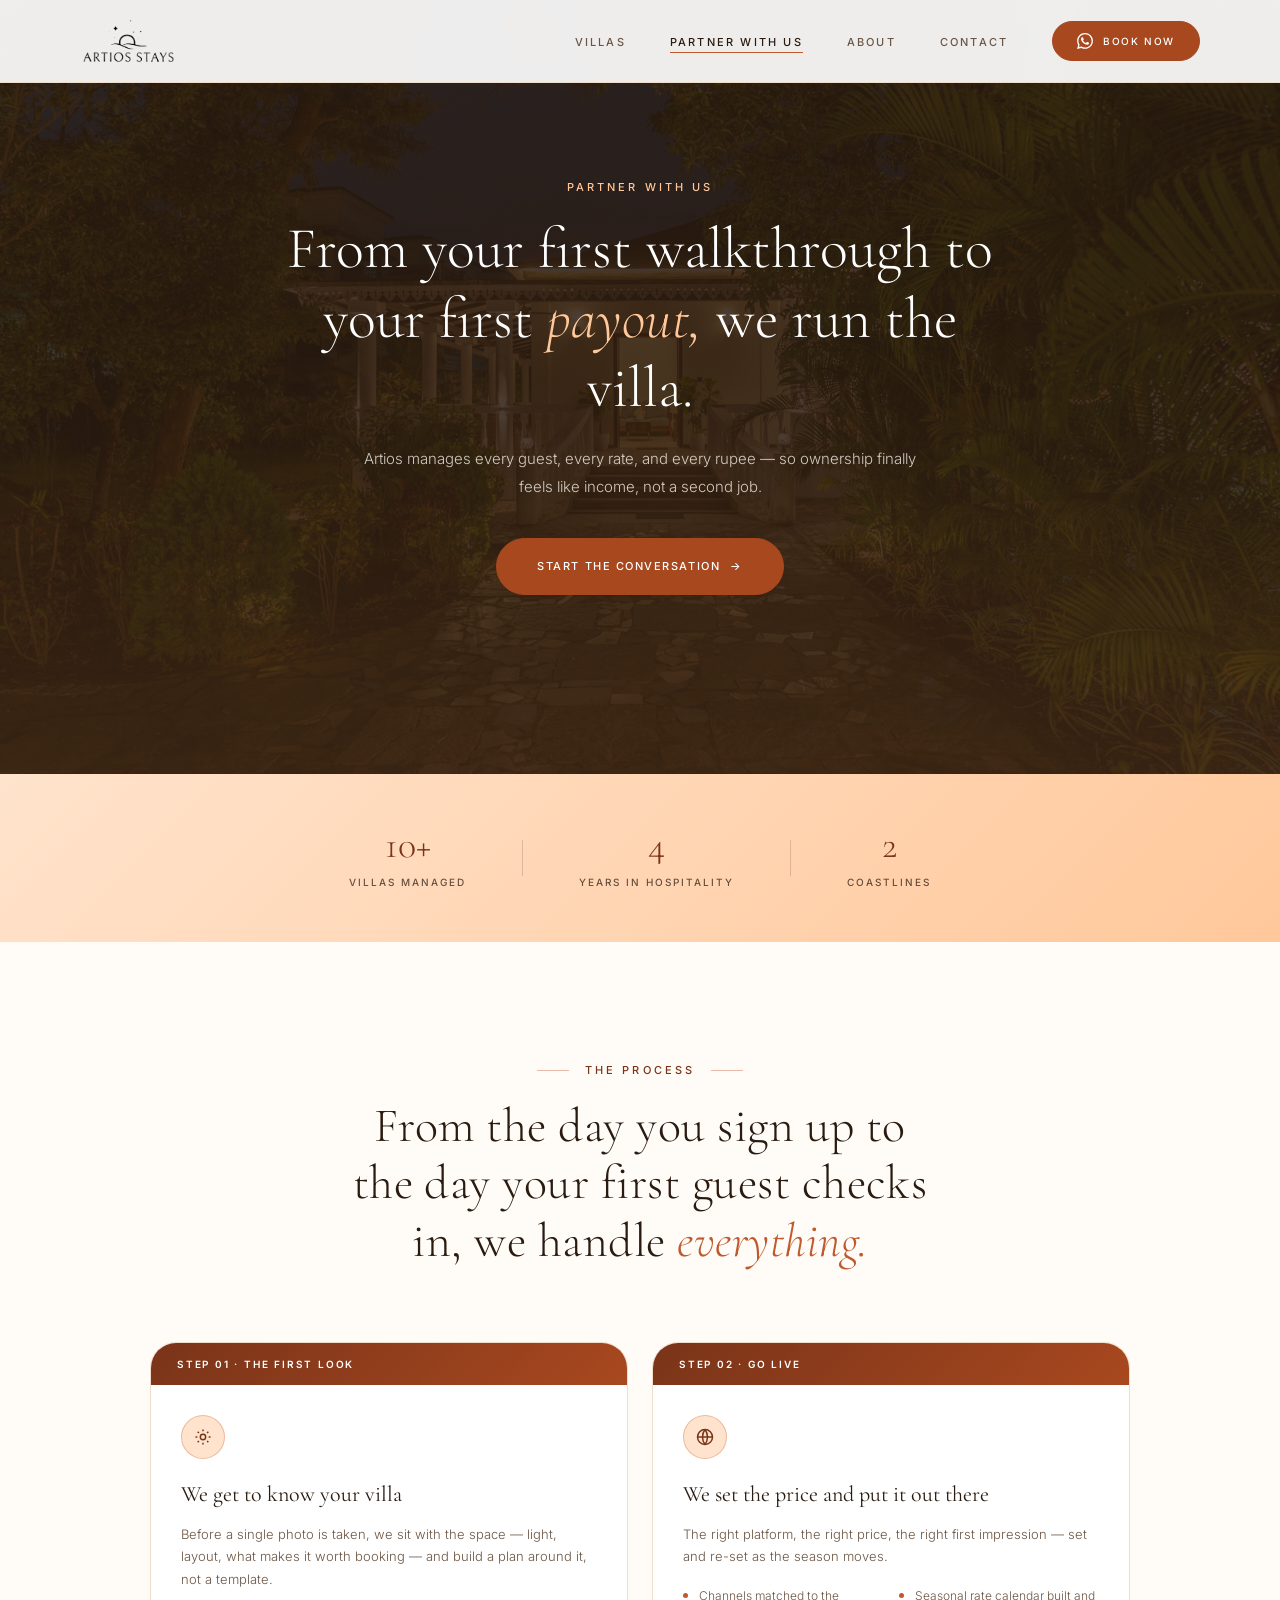
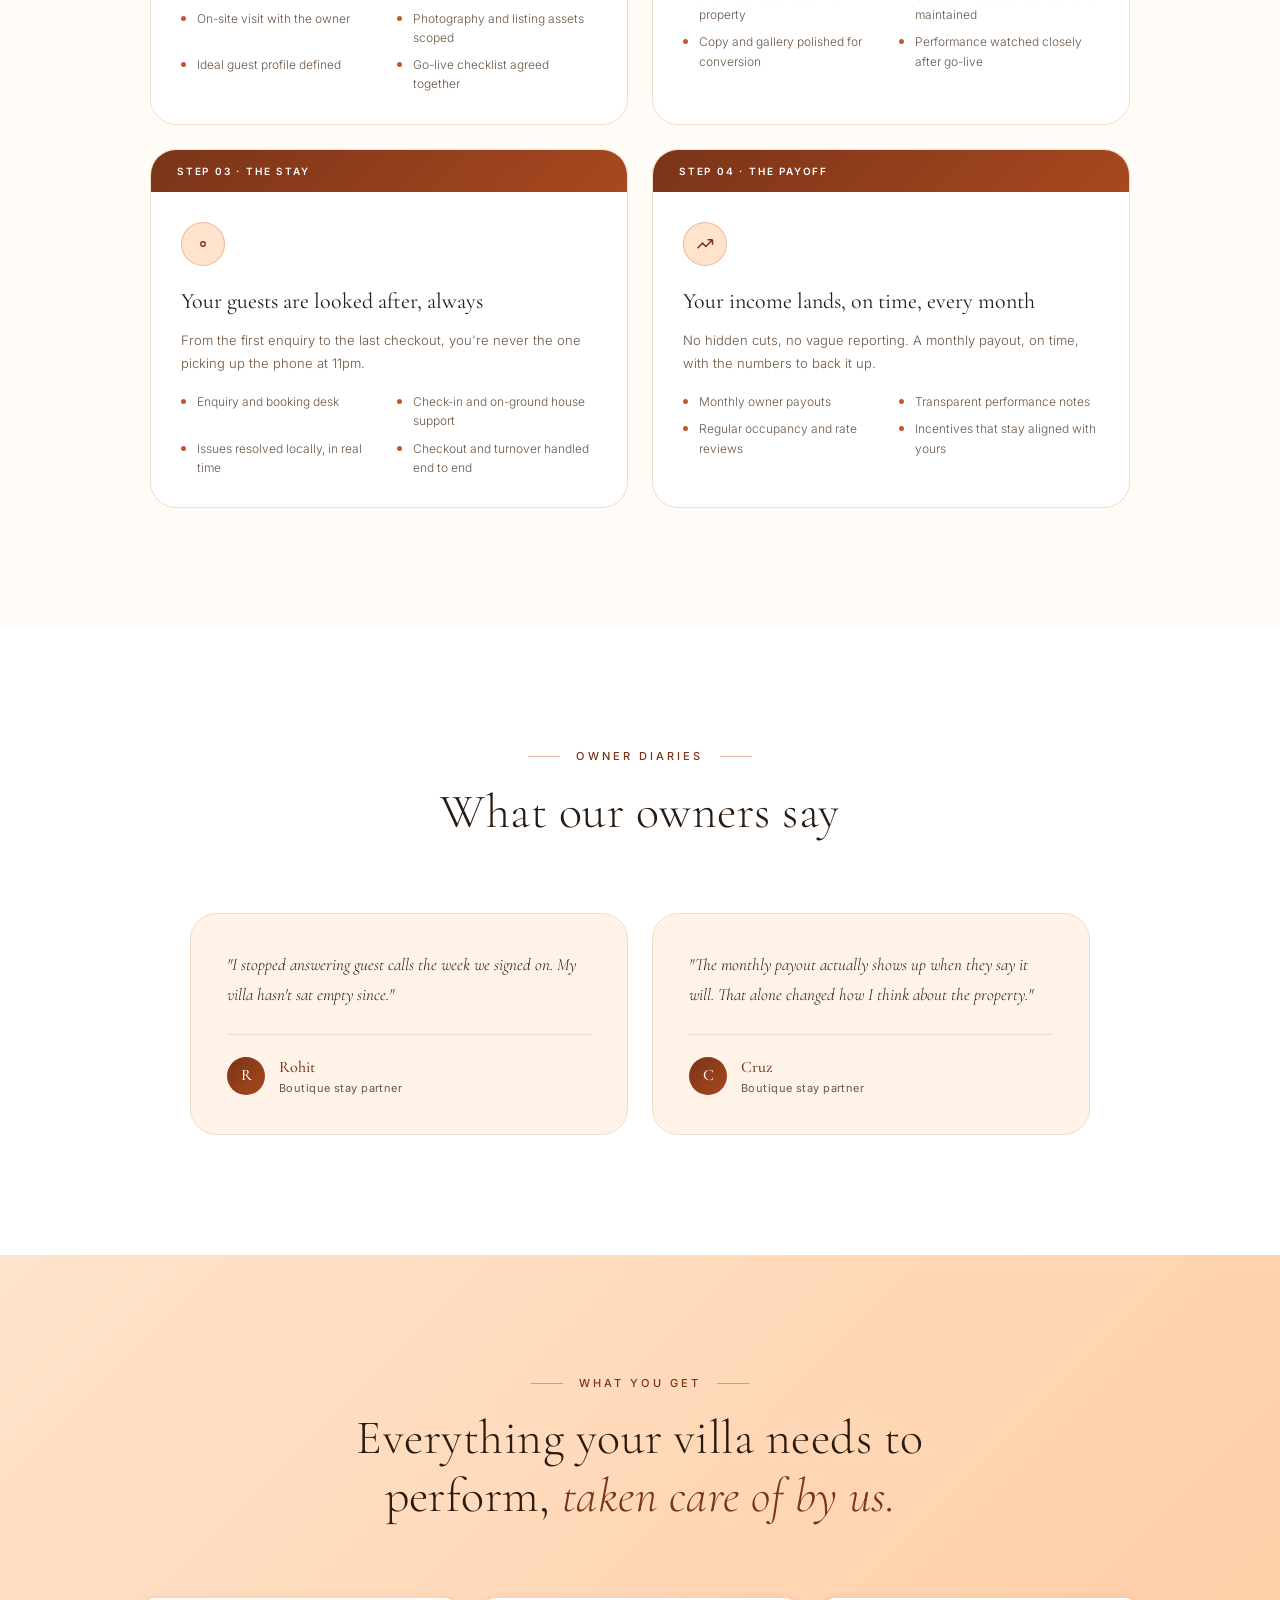
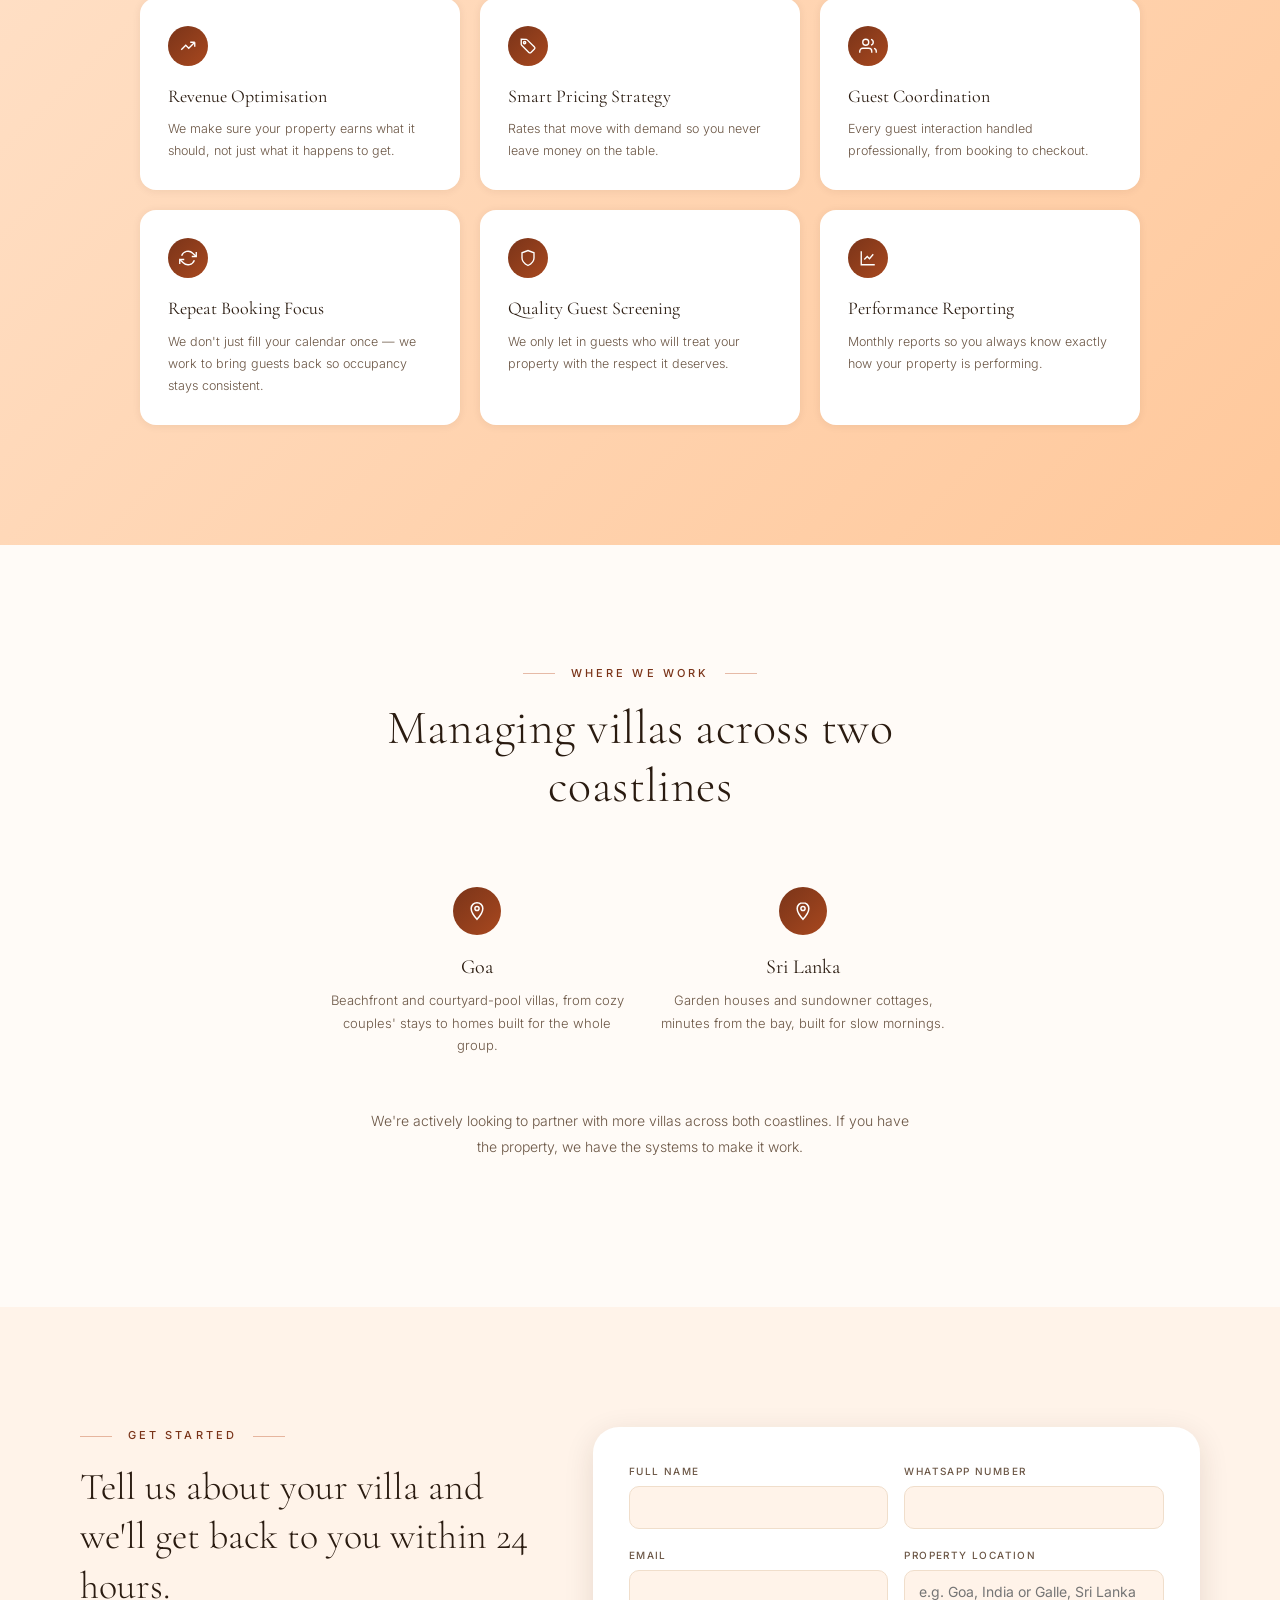
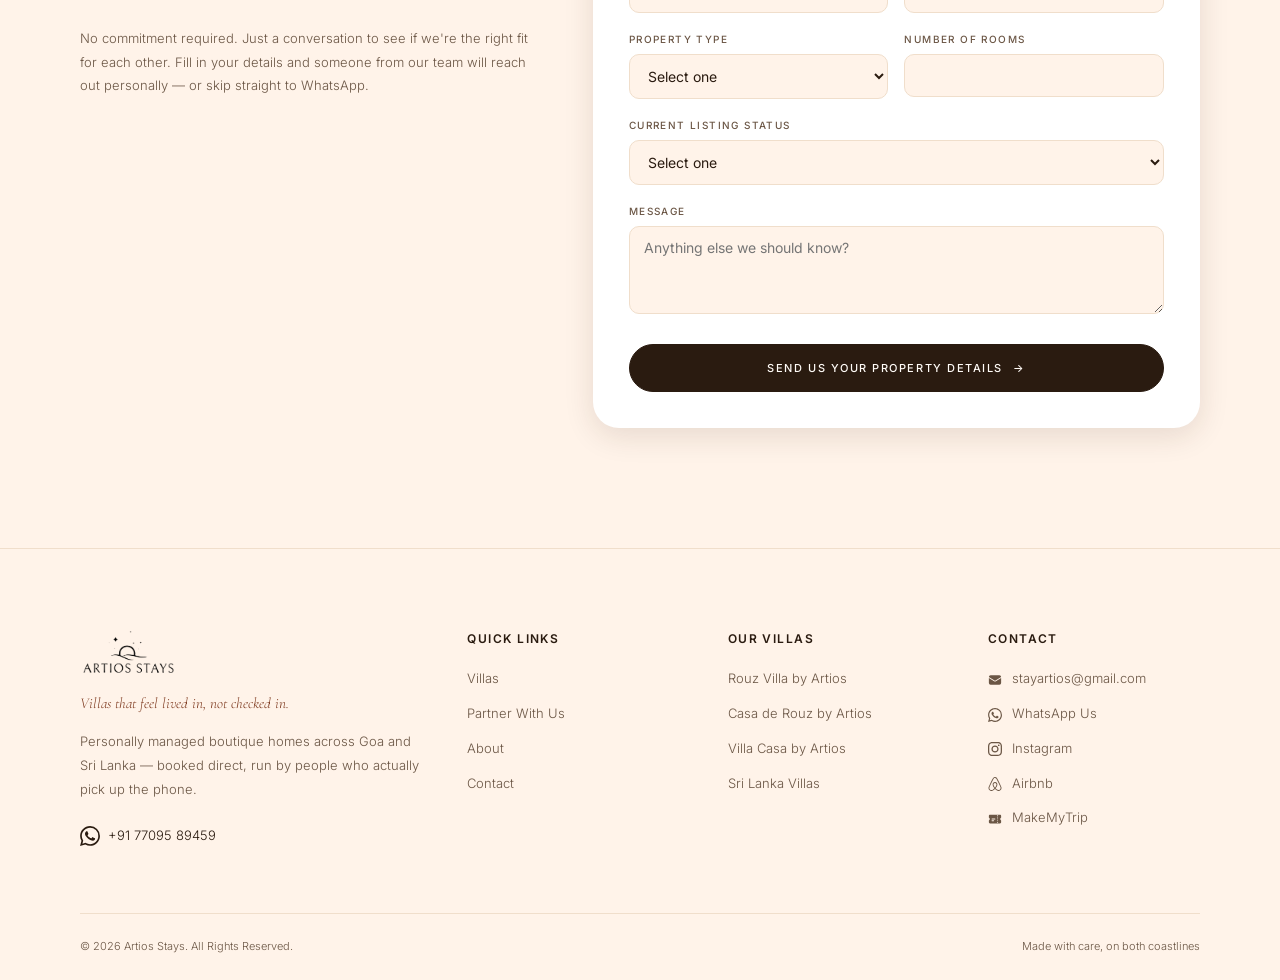
<file: partner-with-us.html>
<!DOCTYPE html>
<html lang="en">
<head>
  <meta charset="UTF-8" />
  <meta name="viewport" content="width=device-width, initial-scale=1.0" />
  <title>Partner With Us — Artios Stays</title>
  <meta name="description" content="List your villa with Artios Stays. We handle pricing, guests, and turnovers — reliable payouts, paid on time, every month." />
  <meta property="og:title" content="Partner With Artios Stays" />
  <meta property="og:description" content="Full-service villa management across Goa and Sri Lanka. You own the property, we handle the job." />
  <link rel="preconnect" href="https://fonts.googleapis.com" />
  <link rel="preconnect" href="https://fonts.gstatic.com" crossorigin />
  <link href="https://fonts.googleapis.com/css2?family=Cormorant+Garamond:ital,wght@0,300;0,400;0,500;0,600;1,300;1,400;1,500;1,600&family=Inter:wght@300;400;500;600&display=swap" rel="stylesheet" />
  <link rel="stylesheet" href="css/style.css" />
</head>
<body>

  <!-- ── Navigation ── -->
  <nav class="nav" id="navbar">
    <div class="nav__container">
      <a href="index.html" class="nav__logo">
        <img src="images/logo-black.png" alt="Artios Stays" class="nav__logo-img" />
      </a>
      <ul class="nav__links" id="navLinks">
        <li><a href="villas.html" class="nav__link">Villas</a></li>
        <li><a href="partner-with-us.html" class="nav__link active">Partner With Us</a></li>
        <li><a href="about.html" class="nav__link">About</a></li>
        <li><a href="contact.html" class="nav__link">Contact</a></li>
        <li>
          <a href="https://wa.me/917709589459" target="_blank" rel="noopener" class="btn btn--gold nav__cta">
            <svg width="16" height="16" viewBox="0 0 24 24" fill="currentColor"><path d="M17.472 14.382c-.297-.149-1.758-.867-2.03-.967-.273-.099-.471-.148-.67.15-.197.297-.767.966-.94 1.164-.173.199-.347.223-.644.075-.297-.15-1.255-.463-2.39-1.475-.883-.788-1.48-1.761-1.653-2.059-.173-.297-.018-.458.13-.606.134-.133.298-.347.446-.52.149-.174.198-.298.298-.497.099-.198.05-.371-.025-.52-.075-.149-.669-1.612-.916-2.207-.242-.579-.487-.5-.669-.51-.173-.008-.371-.01-.57-.01-.198 0-.52.074-.792.372-.272.297-1.04 1.016-1.04 2.479 0 1.462 1.065 2.875 1.213 3.074.149.198 2.096 3.2 5.077 4.487.709.306 1.262.489 1.694.625.712.227 1.36.195 1.871.118.571-.085 1.758-.719 2.006-1.413.248-.694.248-1.289.173-1.413-.074-.124-.272-.198-.57-.347m-5.421 7.403h-.004a9.87 9.87 0 01-5.031-1.378l-.361-.214-3.741.982.998-3.648-.235-.374a9.86 9.86 0 01-1.51-5.26c.001-5.45 4.436-9.884 9.888-9.884 2.64 0 5.122 1.03 6.988 2.898a9.825 9.825 0 012.893 6.994c-.003 5.45-4.437 9.884-9.885 9.884m8.413-18.297A11.815 11.815 0 0012.05 0C5.495 0 .16 5.335.157 11.892c0 2.096.547 4.142 1.588 5.945L.057 24l6.305-1.654a11.882 11.882 0 005.683 1.448h.005c6.554 0 11.89-5.335 11.893-11.893a11.821 11.821 0 00-3.48-8.413z"/></svg>
            Book Now
          </a>
        </li>
      </ul>
      <button class="nav__hamburger" id="hamburger" aria-label="Toggle menu">
        <span></span><span></span><span></span>
      </button>
    </div>
  </nav>

  <main>
  <!-- ── Photo hero ── -->
  <section class="page-hero">
    <div class="page-hero__bg">
      <img src="images/partner-hero.jpg" alt="Illuminated entrance walkway of an Artios-managed villa at night" class="page-hero__img" />
      <div class="page-hero__overlay"></div>
    </div>
    <div class="page-hero__content">
      <p class="section__eyebrow">Partner With Us</p>
      <h1 class="page-hero__title">From your first walkthrough to your first <em>payout,</em> we run the villa.</h1>
      <p class="page-hero__subtitle">Artios manages every guest, every rate, and every rupee — so ownership finally feels like income, not a second job.</p>
      <a href="https://wa.me/917709589459?text=Hi%2C%20I'd%20like%20to%20partner%20my%20property%20with%20Artios%20Stays" target="_blank" rel="noopener" class="btn btn--gold btn--lg">Start the Conversation <span class="btn__arrow">→</span></a>
    </div>
  </section>

  <!-- ── Stat band ── -->
  <section class="stat-band">
    <div class="stat-band__row">
      <div class="stat-band__item">
        <span class="stat-band__num">10+</span>
        <span class="stat-band__label">Villas Managed</span>
      </div>
      <div class="stat-band__divider"></div>
      <div class="stat-band__item">
        <span class="stat-band__num">4</span>
        <span class="stat-band__label">Years in Hospitality</span>
      </div>
      <div class="stat-band__divider"></div>
      <div class="stat-band__item">
        <span class="stat-band__num">2</span>
        <span class="stat-band__label">Coastlines</span>
      </div>
    </div>
  </section>

  <!-- ── Process ── -->
  <section class="section process">
    <div class="container">
      <div class="section__header" data-animate>
        <p class="section__eyebrow">The Process</p>
        <h2 class="section__title">From the day you sign up to the day your first guest checks in, we handle <em>everything.</em></h2>
      </div>
      <div class="process__grid">

        <div class="process-card" data-animate>
          <div class="process-card__head">Step 01 · The First Look</div>
          <div class="process-card__body">
            <div class="process-card__icon">
              <svg width="20" height="20" viewBox="0 0 24 24" fill="none" stroke="currentColor" stroke-width="1.8"><circle cx="12" cy="12" r="3.2"/><path d="M12 3v2.2M12 18.8V21M21 12h-2.2M5.2 12H3M18.4 5.6l-1.5 1.5M7.1 16.9l-1.5 1.5M18.4 18.4l-1.5-1.5M7.1 7.1L5.6 5.6"/></svg>
            </div>
            <h3 class="process-card__title">We get to know your villa</h3>
            <p class="process-card__desc">Before a single photo is taken, we sit with the space — light, layout, what makes it worth booking — and build a plan around it, not a template.</p>
            <ul class="process-card__list">
              <li>On-site visit with the owner</li>
              <li>Photography and listing assets scoped</li>
              <li>Ideal guest profile defined</li>
              <li>Go-live checklist agreed together</li>
            </ul>
          </div>
        </div>

        <div class="process-card" data-animate data-delay="100">
          <div class="process-card__head">Step 02 · Go Live</div>
          <div class="process-card__body">
            <div class="process-card__icon">
              <svg width="20" height="20" viewBox="0 0 24 24" fill="none" stroke="currentColor" stroke-width="1.8"><circle cx="12" cy="12" r="9"/><path d="M12 3a15 15 0 010 18M12 3a15 15 0 000 18M3 12h18"/></svg>
            </div>
            <h3 class="process-card__title">We set the price and put it out there</h3>
            <p class="process-card__desc">The right platform, the right price, the right first impression — set and re-set as the season moves.</p>
            <ul class="process-card__list">
              <li>Channels matched to the property</li>
              <li>Seasonal rate calendar built and maintained</li>
              <li>Copy and gallery polished for conversion</li>
              <li>Performance watched closely after go-live</li>
            </ul>
          </div>
        </div>

        <div class="process-card" data-animate data-delay="150">
          <div class="process-card__head">Step 03 · The Stay</div>
          <div class="process-card__body">
            <div class="process-card__icon">
              <svg width="18" height="18" viewBox="0 0 24 24" fill="none" stroke="currentColor" stroke-width="1.8"><circle cx="12" cy="12" r="3"/></svg>
            </div>
            <h3 class="process-card__title">Your guests are looked after, always</h3>
            <p class="process-card__desc">From the first enquiry to the last checkout, you're never the one picking up the phone at 11pm.</p>
            <ul class="process-card__list">
              <li>Enquiry and booking desk</li>
              <li>Check-in and on-ground house support</li>
              <li>Issues resolved locally, in real time</li>
              <li>Checkout and turnover handled end to end</li>
            </ul>
          </div>
        </div>

        <div class="process-card" data-animate data-delay="200">
          <div class="process-card__head">Step 04 · The Payoff</div>
          <div class="process-card__body">
            <div class="process-card__icon">
              <svg width="20" height="20" viewBox="0 0 24 24" fill="none" stroke="currentColor" stroke-width="1.8"><path d="M3 17l6-6 4 4 8-8M21 7v6M21 7h-6"/></svg>
            </div>
            <h3 class="process-card__title">Your income lands, on time, every month</h3>
            <p class="process-card__desc">No hidden cuts, no vague reporting. A monthly payout, on time, with the numbers to back it up.</p>
            <ul class="process-card__list">
              <li>Monthly owner payouts</li>
              <li>Transparent performance notes</li>
              <li>Regular occupancy and rate reviews</li>
              <li>Incentives that stay aligned with yours</li>
            </ul>
          </div>
        </div>

      </div>
    </div>
  </section>

  <!-- ── Owner testimonials ── -->
  <section class="section owner-testimonials" id="testimonials">
    <div class="container">
      <div class="section__header" data-animate>
        <p class="section__eyebrow">Owner Diaries</p>
        <h2 class="section__title">What our owners say</h2>
      </div>
      <div class="owner-testimonials__grid">

        <div class="testimonial-card" data-animate>
          <blockquote class="testimonial-card__quote">"I stopped answering guest calls the week we signed on. My villa hasn't sat empty since."</blockquote>
          <div class="testimonial-card__author">
            <div class="testimonial-card__avatar">R</div>
            <div>
              <div class="testimonial-card__name">Rohit</div>
              <div class="testimonial-card__location">Boutique stay partner</div>
            </div>
          </div>
        </div>

        <div class="testimonial-card" data-animate data-delay="150">
          <blockquote class="testimonial-card__quote">"The monthly payout actually shows up when they say it will. That alone changed how I think about the property."</blockquote>
          <div class="testimonial-card__author">
            <div class="testimonial-card__avatar">C</div>
            <div>
              <div class="testimonial-card__name">Cruz</div>
              <div class="testimonial-card__location">Boutique stay partner</div>
            </div>
          </div>
        </div>

      </div>
    </div>
  </section>

  <!-- ── What You Get ── -->
  <section class="section benefits">
    <div class="container">
      <div class="section__header" data-animate>
        <p class="section__eyebrow">What You Get</p>
        <h2 class="section__title">Everything your villa needs to perform, <em>taken care of by us.</em></h2>
      </div>
      <div class="benefits__grid" data-stagger>

        <div class="benefit-card">
          <div class="benefit-card__icon">
            <svg width="18" height="18" viewBox="0 0 24 24" fill="none" stroke="currentColor" stroke-width="1.8"><path d="M3 17l6-6 4 4 8-8M21 7v6M21 7h-6"/></svg>
          </div>
          <h3 class="benefit-card__title">Revenue Optimisation</h3>
          <p class="benefit-card__desc">We make sure your property earns what it should, not just what it happens to get.</p>
        </div>

        <div class="benefit-card">
          <div class="benefit-card__icon">
            <svg width="18" height="18" viewBox="0 0 24 24" fill="none" stroke="currentColor" stroke-width="1.8"><path d="M20.59 13.41L11 3.83A2 2 0 009.59 3.17L3 3v6.59a2 2 0 00.59 1.41l9.58 9.58a2 2 0 002.83 0l4.59-4.59a2 2 0 000-2.83z"/><circle cx="7.5" cy="7.5" r="1.5"/></svg>
          </div>
          <h3 class="benefit-card__title">Smart Pricing Strategy</h3>
          <p class="benefit-card__desc">Rates that move with demand so you never leave money on the table.</p>
        </div>

        <div class="benefit-card">
          <div class="benefit-card__icon">
            <svg width="18" height="18" viewBox="0 0 24 24" fill="none" stroke="currentColor" stroke-width="1.8"><path d="M17 21v-2a4 4 0 00-4-4H5a4 4 0 00-4 4v2"/><circle cx="9" cy="7" r="4"/><path d="M23 21v-2a4 4 0 00-3-3.87"/><path d="M16 3.13a4 4 0 010 7.75"/></svg>
          </div>
          <h3 class="benefit-card__title">Guest Coordination</h3>
          <p class="benefit-card__desc">Every guest interaction handled professionally, from booking to checkout.</p>
        </div>

        <div class="benefit-card">
          <div class="benefit-card__icon">
            <svg width="18" height="18" viewBox="0 0 24 24" fill="none" stroke="currentColor" stroke-width="1.8"><path d="M23 4v6h-6M1 20v-6h6"/><path d="M3.51 9a9 9 0 0114.85-3.36L23 10M1 14l4.64 4.36A9 9 0 0020.49 15"/></svg>
          </div>
          <h3 class="benefit-card__title">Repeat Booking Focus</h3>
          <p class="benefit-card__desc">We don't just fill your calendar once — we work to bring guests back so occupancy stays consistent.</p>
        </div>

        <div class="benefit-card">
          <div class="benefit-card__icon">
            <svg width="18" height="18" viewBox="0 0 24 24" fill="none" stroke="currentColor" stroke-width="1.8"><path d="M12 22s8-4 8-10V5l-8-3-8 3v7c0 6 8 10 8 10z"/></svg>
          </div>
          <h3 class="benefit-card__title">Quality Guest Screening</h3>
          <p class="benefit-card__desc">We only let in guests who will treat your property with the respect it deserves.</p>
        </div>

        <div class="benefit-card">
          <div class="benefit-card__icon">
            <svg width="18" height="18" viewBox="0 0 24 24" fill="none" stroke="currentColor" stroke-width="1.8"><path d="M3 3v18h18"/><path d="M7 14l4-4 3 3 5-6"/></svg>
          </div>
          <h3 class="benefit-card__title">Performance Reporting</h3>
          <p class="benefit-card__desc">Monthly reports so you always know exactly how your property is performing.</p>
        </div>

      </div>
    </div>
  </section>

  <!-- ── Where We Work ── -->
  <section class="section work section--light">
    <div class="container">
      <div class="section__header" data-animate>
        <p class="section__eyebrow">Where We Work</p>
        <h2 class="section__title">Managing villas across two coastlines</h2>
      </div>
      <div class="work__grid" data-stagger>
        <div class="work-card">
          <div class="work-card__icon">
            <svg width="20" height="20" viewBox="0 0 24 24" fill="none" stroke="currentColor" stroke-width="1.8"><path d="M12 2C8.13 2 5 5.13 5 9c0 5.25 7 13 7 13s7-7.75 7-13c0-3.87-3.13-7-7-7zm0 9.5c-1.38 0-2.5-1.12-2.5-2.5s1.12-2.5 2.5-2.5 2.5 1.12 2.5 2.5-1.12 2.5-2.5 2.5z"/></svg>
          </div>
          <h3 class="work-card__title">Goa</h3>
          <p class="work-card__desc">Beachfront and courtyard-pool villas, from cozy couples' stays to homes built for the whole group.</p>
        </div>
        <div class="work-card">
          <div class="work-card__icon">
            <svg width="20" height="20" viewBox="0 0 24 24" fill="none" stroke="currentColor" stroke-width="1.8"><path d="M12 2C8.13 2 5 5.13 5 9c0 5.25 7 13 7 13s7-7.75 7-13c0-3.87-3.13-7-7-7zm0 9.5c-1.38 0-2.5-1.12-2.5-2.5s1.12-2.5 2.5-2.5 2.5 1.12 2.5 2.5-1.12 2.5-2.5 2.5z"/></svg>
          </div>
          <h3 class="work-card__title">Sri Lanka</h3>
          <p class="work-card__desc">Garden houses and sundowner cottages, minutes from the bay, built for slow mornings.</p>
        </div>
      </div>
      <div class="work__pitch" data-animate>
        <p>We're actively looking to partner with more villas across both coastlines. If you have the property, we have the systems to make it work.</p>
      </div>
    </div>
  </section>

  <!-- ── Lead form ── -->
  <section class="section lead section--light">
    <div class="container">
      <div class="lead__grid">
        <div data-animate>
          <p class="section__eyebrow" style="justify-content:flex-start">Get Started</p>
          <h2 class="lead__title">Tell us about your villa and we'll get back to you within 24 hours.</h2>
          <p class="lead__note">No commitment required. Just a conversation to see if we're the right fit for each other. Fill in your details and someone from our team will reach out personally — or skip straight to WhatsApp.</p>
        </div>
        <form class="lead-form" id="leadForm" data-animate data-delay="100">
          <div class="lead-form__row">
            <div class="lead-form__field">
              <label for="lf-name">Full Name</label>
              <input type="text" id="lf-name" name="name" required />
            </div>
            <div class="lead-form__field">
              <label for="lf-phone">WhatsApp Number</label>
              <input type="tel" id="lf-phone" name="phone" required />
            </div>
          </div>
          <div class="lead-form__row">
            <div class="lead-form__field">
              <label for="lf-email">Email</label>
              <input type="email" id="lf-email" name="email" />
            </div>
            <div class="lead-form__field">
              <label for="lf-location">Property Location</label>
              <input type="text" id="lf-location" name="location" placeholder="e.g. Goa, India or Galle, Sri Lanka" />
            </div>
          </div>
          <div class="lead-form__row">
            <div class="lead-form__field">
              <label for="lf-type">Property Type</label>
              <select id="lf-type" name="type">
                <option value="">Select one</option>
                <option>Independent Villa</option>
                <option>Serviced Apartment</option>
                <option>Boutique Homestay</option>
                <option>Other</option>
              </select>
            </div>
            <div class="lead-form__field">
              <label for="lf-rooms">Number of Rooms</label>
              <input type="number" id="lf-rooms" name="rooms" min="1" />
            </div>
          </div>
          <div class="lead-form__field">
            <label for="lf-status">Current Listing Status</label>
            <select id="lf-status" name="status">
              <option value="">Select one</option>
              <option>Not listed anywhere yet</option>
              <option>Self-managed on OTAs</option>
              <option>Managed by another company</option>
            </select>
          </div>
          <div class="lead-form__field">
            <label for="lf-message">Message</label>
            <textarea id="lf-message" name="message" placeholder="Anything else we should know?"></textarea>
          </div>
          <button type="submit" class="btn btn--dark">Send Us Your Property Details <span class="btn__arrow">→</span></button>
        </form>
      </div>
    </div>
  </section>
  </main>

  <!-- ── Footer ── -->
  <footer class="footer">
    <div class="container">
      <div class="footer__grid">
        <div class="footer__brand">
          <div class="footer__logo">
            <img src="images/logo-black.png" alt="Artios Stays" class="footer__logo-img" />
          </div>
          <p class="footer__tagline">Villas that feel lived in, not checked in.</p>
          <p class="footer__desc">Personally managed boutique homes across Goa and Sri Lanka — booked direct, run by people who actually pick up the phone.</p>
          <a href="https://wa.me/917709589459" target="_blank" rel="noopener" class="footer__whatsapp">
            <svg width="20" height="20" viewBox="0 0 24 24" fill="currentColor"><path d="M17.472 14.382c-.297-.149-1.758-.867-2.03-.967-.273-.099-.471-.148-.67.15-.197.297-.767.966-.94 1.164-.173.199-.347.223-.644.075-.297-.15-1.255-.463-2.39-1.475-.883-.788-1.48-1.761-1.653-2.059-.173-.297-.018-.458.13-.606.134-.133.298-.347.446-.52.149-.174.198-.298.298-.497.099-.198.05-.371-.025-.52-.075-.149-.669-1.612-.916-2.207-.242-.579-.487-.5-.669-.51-.173-.008-.371-.01-.57-.01-.198 0-.52.074-.792.372-.272.297-1.04 1.016-1.04 2.479 0 1.462 1.065 2.875 1.213 3.074.149.198 2.096 3.2 5.077 4.487.709.306 1.262.489 1.694.625.712.227 1.36.195 1.871.118.571-.085 1.758-.719 2.006-1.413.248-.694.248-1.289.173-1.413-.074-.124-.272-.198-.57-.347m-5.421 7.403h-.004a9.87 9.87 0 01-5.031-1.378l-.361-.214-3.741.982.998-3.648-.235-.374a9.86 9.86 0 01-1.51-5.26c.001-5.45 4.436-9.884 9.888-9.884 2.64 0 5.122 1.03 6.988 2.898a9.825 9.825 0 012.893 6.994c-.003 5.45-4.437 9.884-9.885 9.884m8.413-18.297A11.815 11.815 0 0012.05 0C5.495 0 .16 5.335.157 11.892c0 2.096.547 4.142 1.588 5.945L.057 24l6.305-1.654a11.882 11.882 0 005.683 1.448h.005c6.554 0 11.89-5.335 11.893-11.893a11.821 11.821 0 00-3.48-8.413z"/></svg>
            +91 77095 89459
          </a>
        </div>
        <div class="footer__col">
          <h3 class="footer__heading">Quick Links</h3>
          <ul class="footer__links">
            <li><a href="villas.html">Villas</a></li>
            <li><a href="partner-with-us.html">Partner With Us</a></li>
            <li><a href="about.html">About</a></li>
            <li><a href="contact.html">Contact</a></li>
          </ul>
        </div>
        <div class="footer__col">
          <h3 class="footer__heading">Our Villas</h3>
          <ul class="footer__links">
            <li><a href="https://wa.me/917709589459?text=Rouz%20Villa%20by%20Artios%20enquiry" target="_blank" rel="noopener">Rouz Villa by Artios</a></li>
            <li><a href="https://wa.me/917709589459?text=Casa%20de%20Rouz%20by%20Artios%20enquiry" target="_blank" rel="noopener">Casa de Rouz by Artios</a></li>
            <li><a href="https://wa.me/917709589459?text=Villa%20Casa%20by%20Artios%20enquiry" target="_blank" rel="noopener">Villa Casa by Artios</a></li>
            <li><a href="villas.html#sri-lanka">Sri Lanka Villas</a></li>
          </ul>
        </div>
        <div class="footer__col">
          <h3 class="footer__heading">Contact</h3>
          <ul class="footer__links">
            <li>
              <a href="mailto:stayartios@gmail.com">
                <svg width="14" height="14" viewBox="0 0 24 24" fill="currentColor" style="vertical-align:middle;margin-right:6px"><path d="M1.5 8.67v8.58a3 3 0 0 0 3 3h15a3 3 0 0 0 3-3V8.67l-8.928 5.493a3 3 0 0 1-3.144 0L1.5 8.67Z"/><path d="M22.5 6.908V6.75a3 3 0 0 0-3-3h-15a3 3 0 0 0-3 3v.158l9.714 5.978a1.5 1.5 0 0 0 1.572 0L22.5 6.908Z"/></svg>
                stayartios@gmail.com
              </a>
            </li>
            <li>
              <a href="https://wa.me/917709589459" target="_blank" rel="noopener">
                <svg width="14" height="14" viewBox="0 0 24 24" fill="currentColor" style="vertical-align:middle;margin-right:6px"><path d="M17.472 14.382c-.297-.149-1.758-.867-2.03-.967-.273-.099-.471-.148-.67.15-.197.297-.767.966-.94 1.164-.173.199-.347.223-.644.075-.297-.15-1.255-.463-2.39-1.475-.883-.788-1.48-1.761-1.653-2.059-.173-.297-.018-.458.13-.606.134-.133.298-.347.446-.52.149-.174.198-.298.298-.497.099-.198.05-.371-.025-.52-.075-.149-.669-1.612-.916-2.207-.242-.579-.487-.5-.669-.51-.173-.008-.371-.01-.57-.01-.198 0-.52.074-.792.372-.272.297-1.04 1.016-1.04 2.479 0 1.462 1.065 2.875 1.213 3.074.149.198 2.096 3.2 5.077 4.487.709.306 1.262.489 1.694.625.712.227 1.36.195 1.871.118.571-.085 1.758-.719 2.006-1.413.248-.694.248-1.289.173-1.413-.074-.124-.272-.198-.57-.347m-5.421 7.403h-.004a9.87 9.87 0 01-5.031-1.378l-.361-.214-3.741.982.998-3.648-.235-.374a9.86 9.86 0 01-1.51-5.26c.001-5.45 4.436-9.884 9.888-9.884 2.64 0 5.122 1.03 6.988 2.898a9.825 9.825 0 012.893 6.994c-.003 5.45-4.437 9.884-9.885 9.884m8.413-18.297A11.815 11.815 0 0012.05 0C5.495 0 .16 5.335.157 11.892c0 2.096.547 4.142 1.588 5.945L.057 24l6.305-1.654a11.882 11.882 0 005.683 1.448h.005c6.554 0 11.89-5.335 11.893-11.893a11.821 11.821 0 00-3.48-8.413z"/></svg>
                WhatsApp Us
              </a>
            </li>
            <li>
              <a href="https://www.instagram.com/artiosstays?igsi=eGt3amtibHN1MGs1" target="_blank" rel="noopener">
                <svg width="14" height="14" viewBox="0 0 24 24" fill="currentColor" style="vertical-align:middle;margin-right:6px"><path d="M7.0301.084c-1.2768.0602-2.1487.264-2.911.5634-.7888.3075-1.4575.72-2.1228 1.3877-.6652.6677-1.075 1.3368-1.3802 2.127-.2954.7638-.4956 1.6365-.552 2.914-.0564 1.2775-.0689 1.6882-.0626 4.947.0062 3.2586.0206 3.6671.0825 4.9473.061 1.2765.264 2.1482.5635 2.9107.308.7889.72 1.4573 1.388 2.1228.6679.6655 1.3365 1.0743 2.1285 1.38.7632.295 1.6361.4961 2.9134.552 1.2773.056 1.6884.069 4.9462.0627 3.2578-.0062 3.668-.0207 4.9478-.0814 1.28-.0607 2.147-.2652 2.9098-.5633.7889-.3086 1.4578-.72 2.1228-1.3881.665-.6682 1.0745-1.3378 1.3795-2.1284.2957-.7632.4966-1.636.552-2.9124.056-1.2809.0692-1.6898.063-4.948-.0063-3.2583-.021-3.6668-.0817-4.9465-.0607-1.2797-.264-2.1487-.5633-2.9117-.3084-.7889-.72-1.4568-1.3876-2.1228C21.2982 1.33 20.628.9208 19.8378.6165 19.074.321 18.2017.1197 16.9244.0645 15.6471.0093 15.236-.005 11.977.0014 8.718.0076 8.31.0215 7.0301.0839m.1402 21.6932c-1.17-.0509-1.8053-.2453-2.2287-.408-.5606-.216-.96-.4771-1.3819-.895-.422-.4178-.6811-.8186-.9-1.378-.1644-.4234-.3624-1.058-.4171-2.228-.0595-1.2645-.072-1.6442-.079-4.848-.007-3.2037.0053-3.583.0607-4.848.05-1.169.2456-1.805.408-2.2282.216-.5613.4762-.96.895-1.3816.4188-.4217.8184-.6814 1.3783-.9003.423-.1651 1.0575-.3614 2.227-.4171 1.2655-.06 1.6447-.072 4.848-.079 3.2033-.007 3.5835.005 4.8495.0608 1.169.0508 1.8053.2445 2.228.408.5608.216.96.4754 1.3816.895.4217.4194.6816.8176.9005 1.3787.1653.4217.3617 1.056.4169 2.2263.0602 1.2655.0739 1.645.0796 4.848.0058 3.203-.0055 3.5834-.061 4.848-.051 1.17-.245 1.8055-.408 2.2294-.216.5604-.4763.96-.8954 1.3814-.419.4215-.8181.6811-1.3783.9-.4224.1649-1.0577.3617-2.2262.4174-1.2656.0595-1.6448.072-4.8493.079-3.2045.007-3.5825-.006-4.848-.0608M16.953 5.5864A1.44 1.44 0 1 0 18.39 4.144a1.44 1.44 0 0 0-1.437 1.4424M5.8385 12.012c.0067 3.4032 2.7706 6.1557 6.173 6.1493 3.4026-.0065 6.157-2.7701 6.1506-6.1733-.0065-3.4032-2.771-6.1565-6.174-6.1498-3.403.0067-6.156 2.771-6.1496 6.1738M8 12.0077a4 4 0 1 1 4.008 3.9921A3.9996 3.9996 0 0 1 8 12.0077"/></svg>
                Instagram
              </a>
            </li>
            <li>
              <a href="https://www.airbnb.co.uk/rooms/1516764955832490836?unique_share_id=2057a000-b1b3-403f-a3a6-4c23b1572ab3&amp;viralityEntryPoint=1&amp;s=76" target="_blank" rel="noopener">
                <svg width="14" height="14" viewBox="0 0 24 24" fill="currentColor" style="vertical-align:middle;margin-right:6px"><path d="M12.001 18.275c-1.353-1.697-2.148-3.184-2.413-4.457-.263-1.027-.16-1.848.291-2.465.477-.71 1.188-1.056 2.121-1.056s1.643.345 2.12 1.063c.446.61.558 1.432.286 2.465-.291 1.298-1.085 2.785-2.412 4.458zm9.601 1.14c-.185 1.246-1.034 2.28-2.2 2.783-2.253.98-4.483-.583-6.392-2.704 3.157-3.951 3.74-7.028 2.385-9.018-.795-1.14-1.933-1.695-3.394-1.695-2.944 0-4.563 2.49-3.927 5.382.37 1.565 1.352 3.343 2.917 5.332-.98 1.085-1.91 1.856-2.732 2.333-.636.344-1.245.558-1.828.609-2.679.399-4.778-2.2-3.825-4.88.132-.345.395-.98.845-1.961l.025-.053c1.464-3.178 3.242-6.79 5.285-10.795l.053-.132.58-1.116c.45-.822.635-1.19 1.351-1.643.346-.21.77-.315 1.246-.315.954 0 1.698.558 2.016 1.007.158.239.345.557.582.953l.558 1.089.08.159c2.041 4.004 3.821 7.608 5.279 10.794l.026.025.533 1.22.318.764c.243.613.294 1.222.213 1.858zm1.22-2.39c-.186-.583-.505-1.271-.9-2.094v-.03c-1.889-4.006-3.642-7.608-5.307-10.844l-.111-.163C15.317 1.461 14.468 0 12.001 0c-2.44 0-3.476 1.695-4.535 3.898l-.081.16c-1.669 3.236-3.421 6.843-5.303 10.847v.053l-.559 1.22c-.21.504-.317.768-.345.847C-.172 20.74 2.611 24 5.98 24c.027 0 .132 0 .265-.027h.372c1.75-.213 3.554-1.325 5.384-3.317 1.829 1.989 3.635 3.104 5.382 3.317h.372c.133.027.239.027.265.027 3.37.003 6.152-3.261 4.802-6.975z"/></svg>
                Airbnb
              </a>
            </li>
            <li>
              <a href="https://www.makemytrip.com/hotels/villa_rouz_pool_jaccuzi_cook_4_min_to_beach_garden-details-goa.html" target="_blank" rel="noopener">
                <svg width="14" height="14" viewBox="0 0 24 24" fill="currentColor" style="vertical-align:middle;margin-right:6px"><path fill-rule="evenodd" clip-rule="evenodd" d="M1.5 6.375c0-1.036.84-1.875 1.875-1.875h17.25c1.035 0 1.875.84 1.875 1.875v3.026a.75.75 0 0 1-.375.65 2.249 2.249 0 0 0 0 3.898.75.75 0 0 1 .375.65v3.026c0 1.035-.84 1.875-1.875 1.875H3.375A1.875 1.875 0 0 1 1.5 17.625v-3.026a.75.75 0 0 1 .374-.65 2.249 2.249 0 0 0 0-3.898.75.75 0 0 1-.374-.65V6.375Zm15-1.125a.75.75 0 0 1 .75.75v.75a.75.75 0 0 1-1.5 0V6a.75.75 0 0 1 .75-.75Zm.75 4.5a.75.75 0 0 0-1.5 0v.75a.75.75 0 0 0 1.5 0v-.75Zm-.75 3a.75.75 0 0 1 .75.75v.75a.75.75 0 0 1-1.5 0v-.75a.75.75 0 0 1 .75-.75Zm.75 4.5a.75.75 0 0 0-1.5 0V18a.75.75 0 0 0 1.5 0v-.75ZM6 12a.75.75 0 0 1 .75-.75H12a.75.75 0 0 1 0 1.5H6.75A.75.75 0 0 1 6 12Zm.75 2.25a.75.75 0 0 0 0 1.5h3a.75.75 0 0 0 0-1.5h-3Z"/></svg>
                MakeMyTrip
              </a>
            </li>
          </ul>
        </div>
      </div>
      <div class="footer__bottom">
        <p>&copy; 2026 Artios Stays. All Rights Reserved.</p>
        <p>Made with care, on both coastlines</p>
      </div>
    </div>
  </footer>

  <script src="js/main.js"></script>
</body>
</html>
</file>
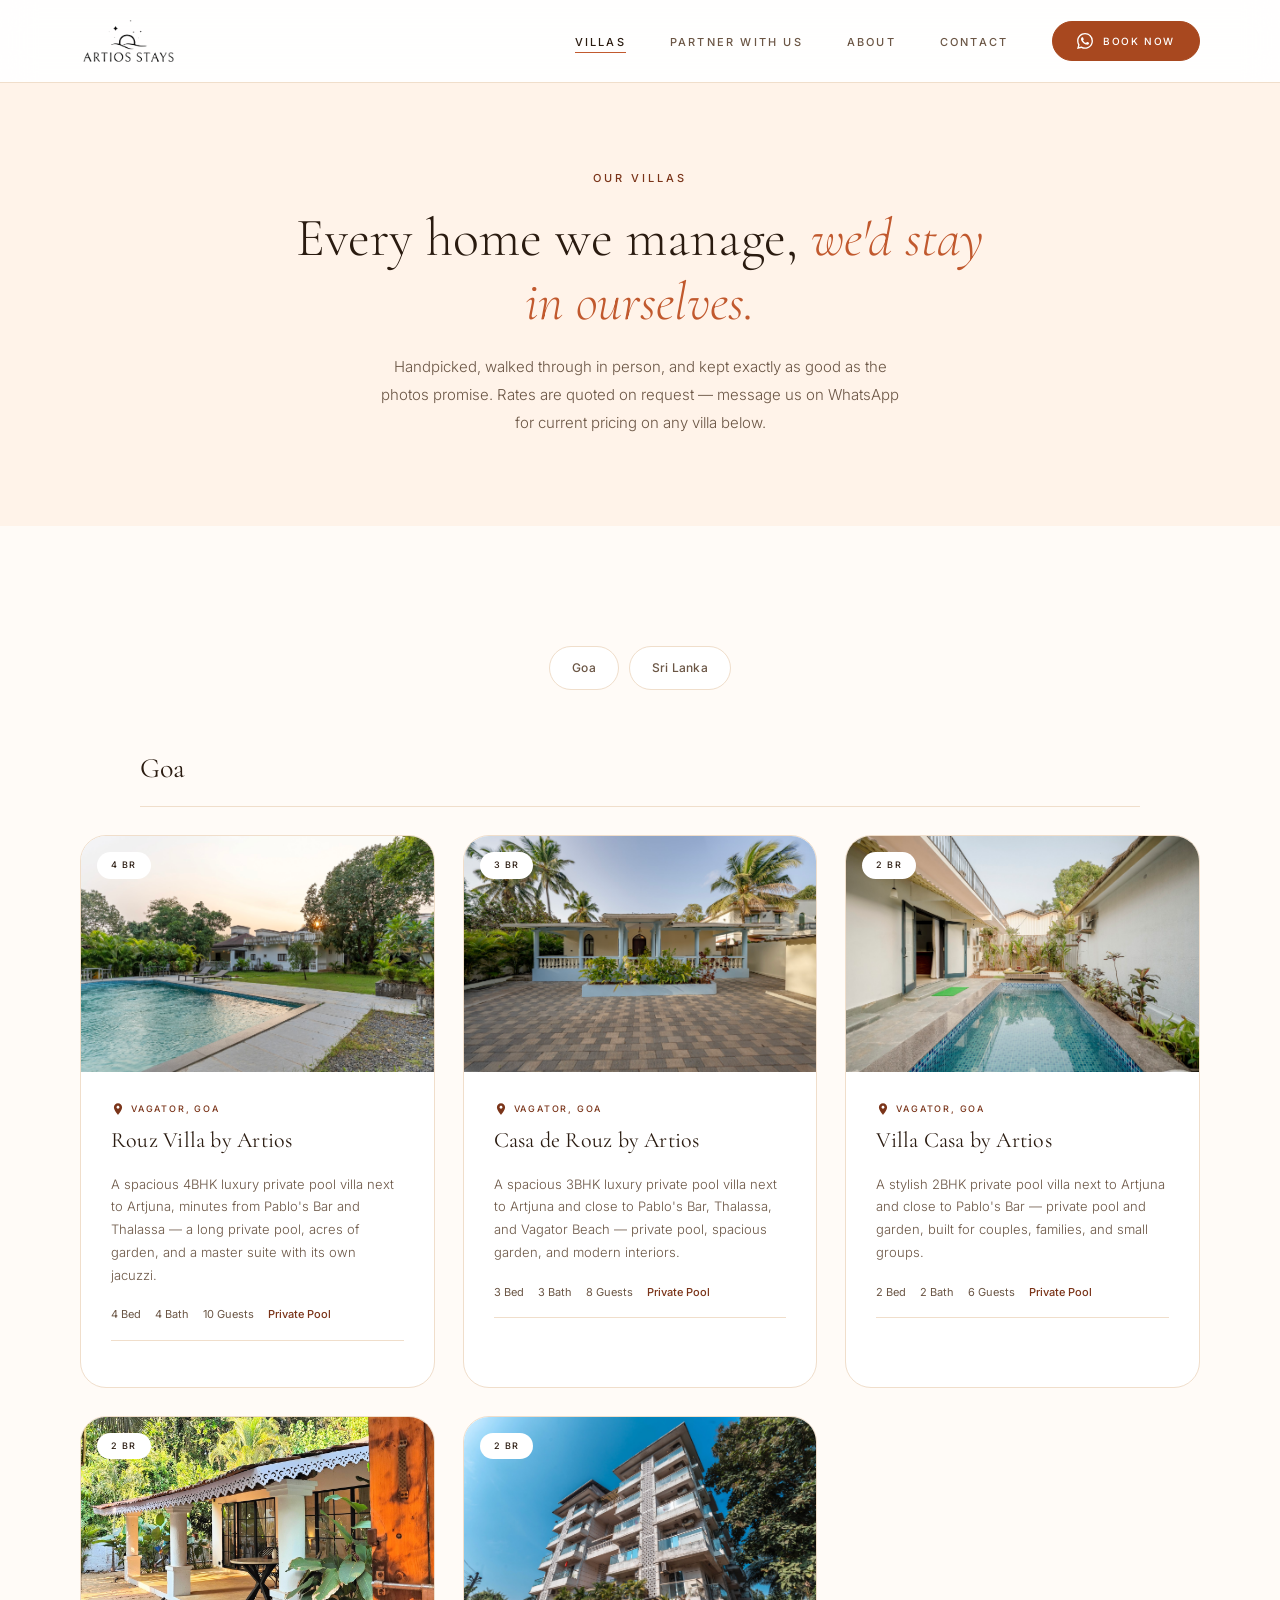
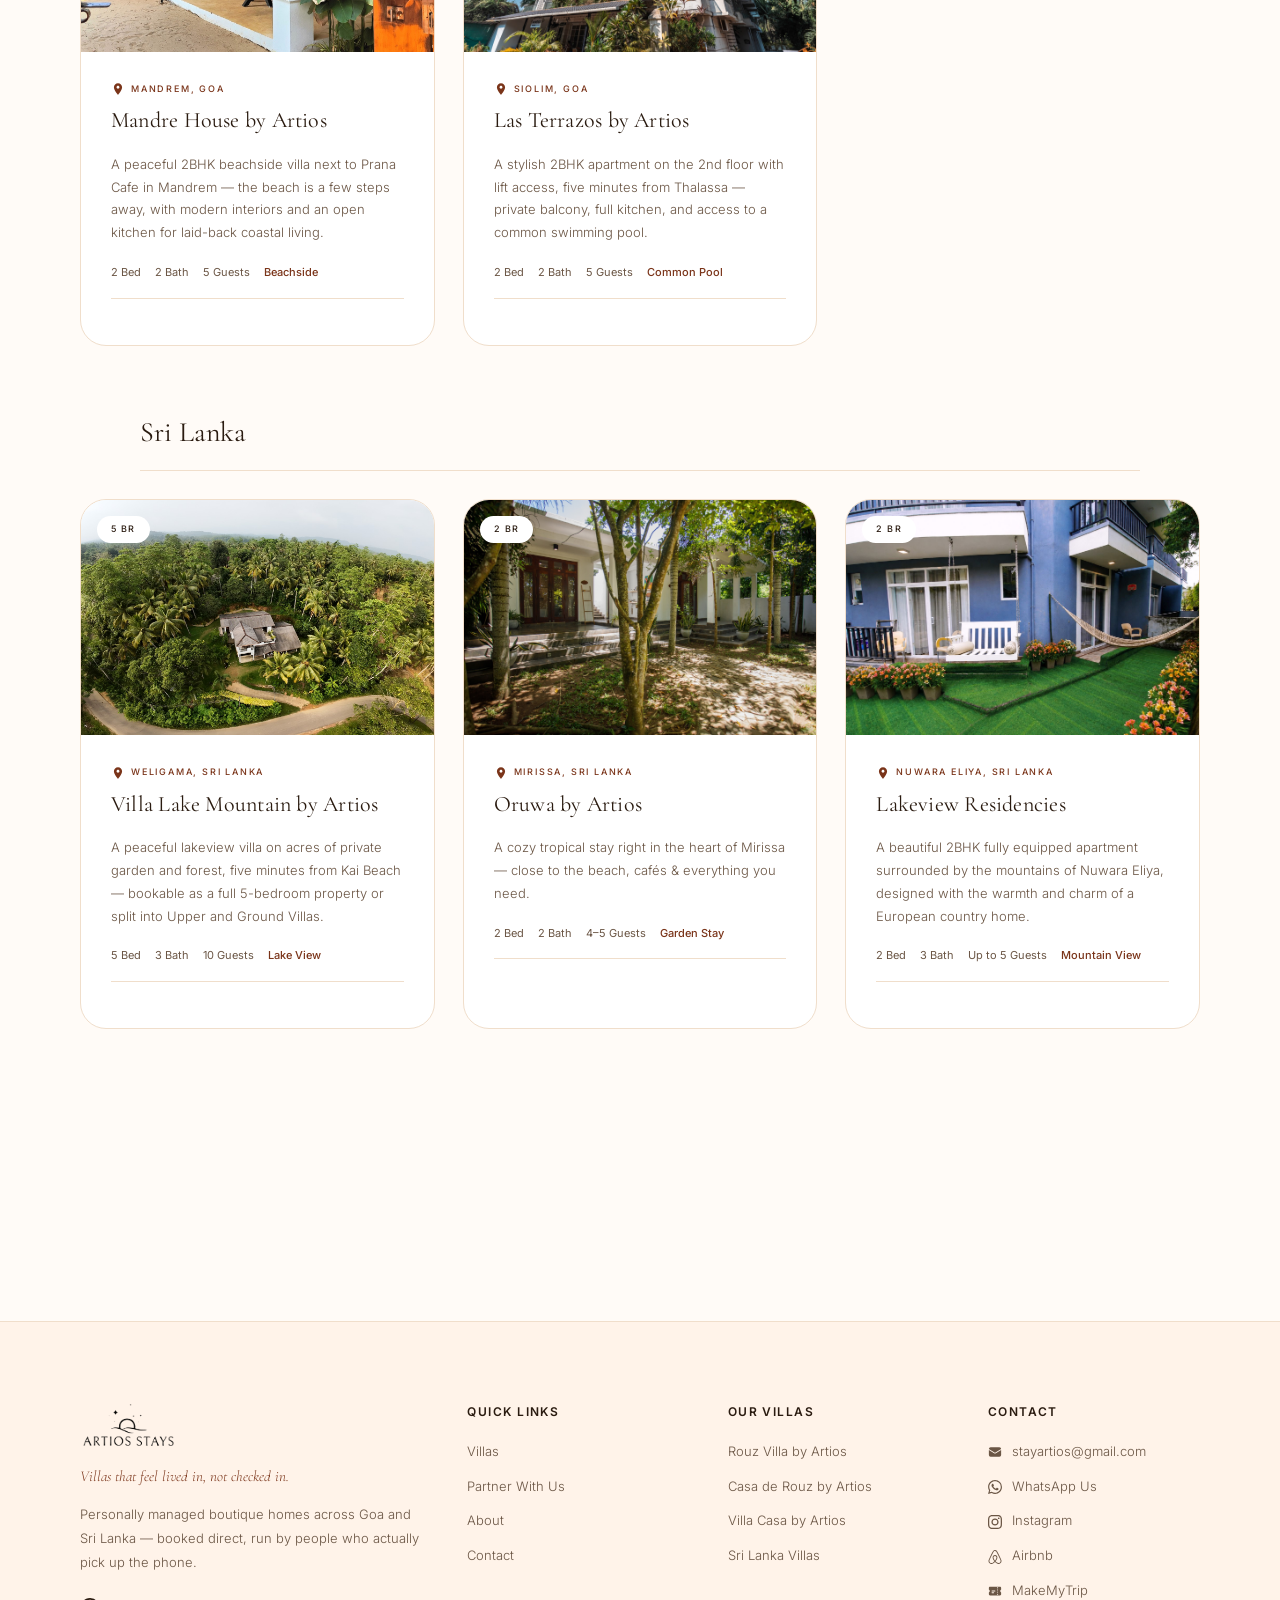
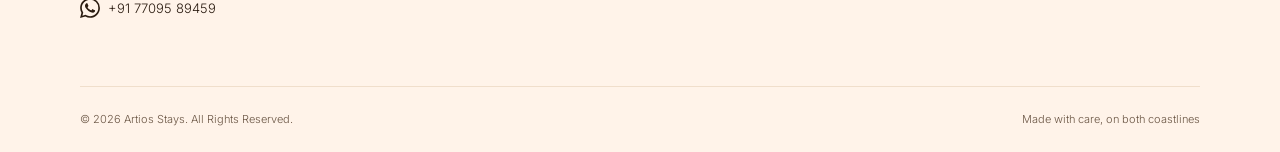
<file: villas.html>
<!DOCTYPE html>
<html lang="en">
<head>
  <meta charset="UTF-8" />
  <meta name="viewport" content="width=device-width, initial-scale=1.0" />
  <title>Our Villas — Artios Stays</title>
  <meta name="description" content="Handpicked boutique villas across Goa and Sri Lanka — walked through in person, personally managed, booked direct." />
  <meta property="og:title" content="Our Villas — Artios Stays" />
  <meta property="og:description" content="Every home we manage, we'd stay in ourselves." />
  <link rel="preconnect" href="https://fonts.googleapis.com" />
  <link rel="preconnect" href="https://fonts.gstatic.com" crossorigin />
  <link href="https://fonts.googleapis.com/css2?family=Cormorant+Garamond:ital,wght@0,300;0,400;0,500;0,600;1,300;1,400;1,500;1,600&family=Inter:wght@300;400;500;600&display=swap" rel="stylesheet" />
  <link rel="stylesheet" href="css/style.css" />
</head>
<body>

  <!-- ── Navigation ── -->
  <nav class="nav" id="navbar">
    <div class="nav__container">
      <a href="index.html" class="nav__logo">
        <img src="images/logo-black.png" alt="Artios Stays" class="nav__logo-img" />
      </a>
      <ul class="nav__links" id="navLinks">
        <li><a href="villas.html" class="nav__link active">Villas</a></li>
        <li><a href="partner-with-us.html" class="nav__link">Partner With Us</a></li>
        <li><a href="about.html" class="nav__link">About</a></li>
        <li><a href="contact.html" class="nav__link">Contact</a></li>
        <li>
          <a href="https://wa.me/917709589459" target="_blank" rel="noopener" class="btn btn--gold nav__cta">
            <svg width="16" height="16" viewBox="0 0 24 24" fill="currentColor"><path d="M17.472 14.382c-.297-.149-1.758-.867-2.03-.967-.273-.099-.471-.148-.67.15-.197.297-.767.966-.94 1.164-.173.199-.347.223-.644.075-.297-.15-1.255-.463-2.39-1.475-.883-.788-1.48-1.761-1.653-2.059-.173-.297-.018-.458.13-.606.134-.133.298-.347.446-.52.149-.174.198-.298.298-.497.099-.198.05-.371-.025-.52-.075-.149-.669-1.612-.916-2.207-.242-.579-.487-.5-.669-.51-.173-.008-.371-.01-.57-.01-.198 0-.52.074-.792.372-.272.297-1.04 1.016-1.04 2.479 0 1.462 1.065 2.875 1.213 3.074.149.198 2.096 3.2 5.077 4.487.709.306 1.262.489 1.694.625.712.227 1.36.195 1.871.118.571-.085 1.758-.719 2.006-1.413.248-.694.248-1.289.173-1.413-.074-.124-.272-.198-.57-.347m-5.421 7.403h-.004a9.87 9.87 0 01-5.031-1.378l-.361-.214-3.741.982.998-3.648-.235-.374a9.86 9.86 0 01-1.51-5.26c.001-5.45 4.436-9.884 9.888-9.884 2.64 0 5.122 1.03 6.988 2.898a9.825 9.825 0 012.893 6.994c-.003 5.45-4.437 9.884-9.885 9.884m8.413-18.297A11.815 11.815 0 0012.05 0C5.495 0 .16 5.335.157 11.892c0 2.096.547 4.142 1.588 5.945L.057 24l6.305-1.654a11.882 11.882 0 005.683 1.448h.005c6.554 0 11.89-5.335 11.893-11.893a11.821 11.821 0 00-3.48-8.413z"/></svg>
            Book Now
          </a>
        </li>
      </ul>
      <button class="nav__hamburger" id="hamburger" aria-label="Toggle menu">
        <span></span><span></span><span></span>
      </button>
    </div>
  </nav>

  <main>
  <!-- ── Hero ── -->
  <section class="simple-hero">
    <div class="simple-hero__content">
      <p class="section__eyebrow">Our Villas</p>
      <h1 class="simple-hero__title">Every home we manage, <em>we'd stay in ourselves.</em></h1>
      <p class="simple-hero__subtitle">Handpicked, walked through in person, and kept exactly as good as the photos promise. Rates are quoted on request — message us on WhatsApp for current pricing on any villa below.</p>
    </div>
  </section>

  <!-- ── Villas grid ── -->
  <section class="section properties">
    <div class="container">
      <h2 class="sr-only">Browse all villas</h2>
      <div class="filter-tabs" id="filterTabs">
        <a href="#goa" class="filter-tab">Goa</a>
        <a href="#sri-lanka" class="filter-tab">Sri Lanka</a>
      </div>

      <!-- Region ids carry scroll-margin-top (see style.css) so the fixed
           nav doesn't cover the heading when the filter-tab links above
           jump straight to them — belt-and-braces alongside the site's
           own JS smooth-anchor-offset handler in main.js. -->
      <div class="villas__region" id="goa">
        <h2 class="villas__region-title">Goa</h2>
        <div class="villas__grid villas__grid--wide">

          <article class="property-card" data-animate>
            <div class="property-card__media">
              <a href="villas/rouz-villa-by-artios.html" class="property-card__img-link"><img src="images/villas/rouz-villa-by-artios.jpg" alt="Rouz Villa by Artios — Vagator, Goa" class="property-card__img" loading="lazy" /></a>
              <div class="property-card__badge">4 BR</div>
              <div class="property-card__overlay">
                <a href="https://wa.me/917709589459?text=Hi%2C%20I%27m%20interested%20in%20Rouz%20Villa%20by%20Artios" target="_blank" rel="noopener" class="btn btn--gold">Enquire Now</a>
              </div>
            </div>
            <div class="property-card__body">
              <div class="property-card__location">
                <svg width="14" height="14" viewBox="0 0 24 24" fill="currentColor"><path d="M12 2C8.13 2 5 5.13 5 9c0 5.25 7 13 7 13s7-7.75 7-13c0-3.87-3.13-7-7-7zm0 9.5c-1.38 0-2.5-1.12-2.5-2.5s1.12-2.5 2.5-2.5 2.5 1.12 2.5 2.5-1.12 2.5-2.5 2.5z"/></svg>
                Vagator, Goa
              </div>
              <div class="property-card__top">
                <h3 class="property-card__name"><a href="villas/rouz-villa-by-artios.html">Rouz Villa by Artios</a></h3>
              </div>
              <p class="property-card__desc">A spacious 4BHK luxury private pool villa next to Artjuna, minutes from Pablo's Bar and Thalassa — a long private pool, acres of garden, and a master suite with its own jacuzzi.</p>
              <div class="property-card__specs">
                <span class="spec">4 Bed</span>
                <span class="spec">4 Bath</span>
                <span class="spec">10 Guests</span>
                <span class="spec spec--security">Private Pool</span>
              </div>
            </div>
          </article>

          <article class="property-card" data-animate data-delay="50">
            <div class="property-card__media">
              <a href="villas/casa-de-rouz-by-artios.html" class="property-card__img-link"><img src="images/villas/casa-de-rouz-by-artios.jpg" alt="Casa de Rouz by Artios — Vagator, Goa" class="property-card__img" loading="lazy" /></a>
              <div class="property-card__badge">3 BR</div>
              <div class="property-card__overlay">
                <a href="https://wa.me/917709589459?text=Hi%2C%20I%27m%20interested%20in%20Casa%20de%20Rouz%20by%20Artios" target="_blank" rel="noopener" class="btn btn--gold">Enquire Now</a>
              </div>
            </div>
            <div class="property-card__body">
              <div class="property-card__location">
                <svg width="14" height="14" viewBox="0 0 24 24" fill="currentColor"><path d="M12 2C8.13 2 5 5.13 5 9c0 5.25 7 13 7 13s7-7.75 7-13c0-3.87-3.13-7-7-7zm0 9.5c-1.38 0-2.5-1.12-2.5-2.5s1.12-2.5 2.5-2.5 2.5 1.12 2.5 2.5-1.12 2.5-2.5 2.5z"/></svg>
                Vagator, Goa
              </div>
              <div class="property-card__top">
                <h3 class="property-card__name"><a href="villas/casa-de-rouz-by-artios.html">Casa de Rouz by Artios</a></h3>
              </div>
              <p class="property-card__desc">A spacious 3BHK luxury private pool villa next to Artjuna and close to Pablo's Bar, Thalassa, and Vagator Beach — private pool, spacious garden, and modern interiors.</p>
              <div class="property-card__specs">
                <span class="spec">3 Bed</span>
                <span class="spec">3 Bath</span>
                <span class="spec">8 Guests</span>
                <span class="spec spec--security">Private Pool</span>
              </div>
            </div>
          </article>

          <article class="property-card" data-animate data-delay="100">
            <div class="property-card__media">
              <a href="villas/villa-casa-by-artios.html" class="property-card__img-link"><img src="images/villas/villa-casa-by-artios.jpg" alt="Villa Casa by Artios — Vagator, Goa" class="property-card__img" loading="lazy" /></a>
              <div class="property-card__badge">2 BR</div>
              <div class="property-card__overlay">
                <a href="https://wa.me/917709589459?text=Hi%2C%20I%27m%20interested%20in%20Villa%20Casa%20by%20Artios" target="_blank" rel="noopener" class="btn btn--gold">Enquire Now</a>
              </div>
            </div>
            <div class="property-card__body">
              <div class="property-card__location">
                <svg width="14" height="14" viewBox="0 0 24 24" fill="currentColor"><path d="M12 2C8.13 2 5 5.13 5 9c0 5.25 7 13 7 13s7-7.75 7-13c0-3.87-3.13-7-7-7zm0 9.5c-1.38 0-2.5-1.12-2.5-2.5s1.12-2.5 2.5-2.5 2.5 1.12 2.5 2.5-1.12 2.5-2.5 2.5z"/></svg>
                Vagator, Goa
              </div>
              <div class="property-card__top">
                <h3 class="property-card__name"><a href="villas/villa-casa-by-artios.html">Villa Casa by Artios</a></h3>
              </div>
              <p class="property-card__desc">A stylish 2BHK private pool villa next to Artjuna and close to Pablo's Bar — private pool and garden, built for couples, families, and small groups.</p>
              <div class="property-card__specs">
                <span class="spec">2 Bed</span>
                <span class="spec">2 Bath</span>
                <span class="spec">6 Guests</span>
                <span class="spec spec--security">Private Pool</span>
              </div>
            </div>
          </article>

          <article class="property-card" data-animate data-delay="150">
            <div class="property-card__media">
              <a href="villas/mandre-house-by-artios.html" class="property-card__img-link"><img src="images/villas/mandre-house-by-artios.jpg" alt="Mandre House by Artios — Mandrem, Goa" class="property-card__img" loading="lazy" /></a>
              <div class="property-card__badge">2 BR</div>
              <div class="property-card__overlay">
                <a href="https://wa.me/917709589459?text=Hi%2C%20I%27m%20interested%20in%20Mandre%20House%20by%20Artios" target="_blank" rel="noopener" class="btn btn--gold">Enquire Now</a>
              </div>
            </div>
            <div class="property-card__body">
              <div class="property-card__location">
                <svg width="14" height="14" viewBox="0 0 24 24" fill="currentColor"><path d="M12 2C8.13 2 5 5.13 5 9c0 5.25 7 13 7 13s7-7.75 7-13c0-3.87-3.13-7-7-7zm0 9.5c-1.38 0-2.5-1.12-2.5-2.5s1.12-2.5 2.5-2.5 2.5 1.12 2.5 2.5-1.12 2.5-2.5 2.5z"/></svg>
                Mandrem, Goa
              </div>
              <div class="property-card__top">
                <h3 class="property-card__name"><a href="villas/mandre-house-by-artios.html">Mandre House by Artios</a></h3>
              </div>
              <p class="property-card__desc">A peaceful 2BHK beachside villa next to Prana Cafe in Mandrem — the beach is a few steps away, with modern interiors and an open kitchen for laid-back coastal living.</p>
              <div class="property-card__specs">
                <span class="spec">2 Bed</span>
                <span class="spec">2 Bath</span>
                <span class="spec">5 Guests</span>
                <span class="spec spec--security">Beachside</span>
              </div>
            </div>
          </article>

          <article class="property-card" data-animate data-delay="200">
            <div class="property-card__media">
              <a href="villas/las-terrazos-by-artios.html" class="property-card__img-link"><img src="images/villas/las-terrazos-by-artios.jpg" alt="Las Terrazos by Artios — Siolim, Goa" class="property-card__img" loading="lazy" /></a>
              <div class="property-card__badge">2 BR</div>
              <div class="property-card__overlay">
                <a href="https://wa.me/917709589459?text=Hi%2C%20I%27m%20interested%20in%20Las%20Terrazos%20by%20Artios" target="_blank" rel="noopener" class="btn btn--gold">Enquire Now</a>
              </div>
            </div>
            <div class="property-card__body">
              <div class="property-card__location">
                <svg width="14" height="14" viewBox="0 0 24 24" fill="currentColor"><path d="M12 2C8.13 2 5 5.13 5 9c0 5.25 7 13 7 13s7-7.75 7-13c0-3.87-3.13-7-7-7zm0 9.5c-1.38 0-2.5-1.12-2.5-2.5s1.12-2.5 2.5-2.5 2.5 1.12 2.5 2.5-1.12 2.5-2.5 2.5z"/></svg>
                Siolim, Goa
              </div>
              <div class="property-card__top">
                <h3 class="property-card__name"><a href="villas/las-terrazos-by-artios.html">Las Terrazos by Artios</a></h3>
              </div>
              <p class="property-card__desc">A stylish 2BHK apartment on the 2nd floor with lift access, five minutes from Thalassa — private balcony, full kitchen, and access to a common swimming pool.</p>
              <div class="property-card__specs">
                <span class="spec">2 Bed</span>
                <span class="spec">2 Bath</span>
                <span class="spec">5 Guests</span>
                <span class="spec spec--security">Common Pool</span>
              </div>
            </div>
          </article>
        </div>
      </div>

      <div class="villas__region" id="sri-lanka">
        <h2 class="villas__region-title">Sri Lanka</h2>
        <div class="villas__grid villas__grid--wide">

          <article class="property-card" data-animate>
            <div class="property-card__media">
              <a href="villas/villa-lake-mountain-by-artios.html" class="property-card__img-link"><img src="images/villas/villa-lake-mountain-by-artios.jpg" alt="Villa Lake Mountain by Artios — Weligama, Sri Lanka" class="property-card__img" loading="lazy" /></a>
              <div class="property-card__badge">5 BR</div>
              <div class="property-card__overlay">
                <a href="https://wa.me/917709589459?text=Hi%2C%20I%27m%20interested%20in%20Villa%20Lake%20Mountain%20by%20Artios" target="_blank" rel="noopener" class="btn btn--gold">Enquire Now</a>
              </div>
            </div>
            <div class="property-card__body">
              <div class="property-card__location">
                <svg width="14" height="14" viewBox="0 0 24 24" fill="currentColor"><path d="M12 2C8.13 2 5 5.13 5 9c0 5.25 7 13 7 13s7-7.75 7-13c0-3.87-3.13-7-7-7zm0 9.5c-1.38 0-2.5-1.12-2.5-2.5s1.12-2.5 2.5-2.5 2.5 1.12 2.5 2.5-1.12 2.5-2.5 2.5z"/></svg>
                Weligama, Sri Lanka
              </div>
              <div class="property-card__top">
                <h3 class="property-card__name"><a href="villas/villa-lake-mountain-by-artios.html">Villa Lake Mountain by Artios</a></h3>
              </div>
              <p class="property-card__desc">A peaceful lakeview villa on acres of private garden and forest, five minutes from Kai Beach — bookable as a full 5-bedroom property or split into Upper and Ground Villas.</p>
              <div class="property-card__specs">
                <span class="spec">5 Bed</span>
                <span class="spec">3 Bath</span>
                <span class="spec">10 Guests</span>
                <span class="spec spec--security">Lake View</span>
              </div>
            </div>
          </article>

          <article class="property-card" data-animate data-delay="50">
            <div class="property-card__media">
              <a href="villas/oruwa-by-artios.html" class="property-card__img-link"><img src="images/villas/oruwa-by-artios.jpg" alt="Oruwa by Artios — Mirissa, Sri Lanka" class="property-card__img" loading="lazy" /></a>
              <div class="property-card__badge">2 BR</div>
              <div class="property-card__overlay">
                <a href="https://wa.me/917709589459?text=Hi%2C%20I%27m%20interested%20in%20Oruwa%20by%20Artios" target="_blank" rel="noopener" class="btn btn--gold">Enquire Now</a>
              </div>
            </div>
            <div class="property-card__body">
              <div class="property-card__location">
                <svg width="14" height="14" viewBox="0 0 24 24" fill="currentColor"><path d="M12 2C8.13 2 5 5.13 5 9c0 5.25 7 13 7 13s7-7.75 7-13c0-3.87-3.13-7-7-7zm0 9.5c-1.38 0-2.5-1.12-2.5-2.5s1.12-2.5 2.5-2.5 2.5 1.12 2.5 2.5-1.12 2.5-2.5 2.5z"/></svg>
                Mirissa, Sri Lanka
              </div>
              <div class="property-card__top">
                <h3 class="property-card__name"><a href="villas/oruwa-by-artios.html">Oruwa by Artios</a></h3>
              </div>
              <p class="property-card__desc">A cozy tropical stay right in the heart of Mirissa — close to the beach, cafés & everything you need.</p>
              <div class="property-card__specs">
                <span class="spec">2 Bed</span>
                <span class="spec">2 Bath</span>
                <span class="spec">4–5 Guests</span>
                <span class="spec spec--security">Garden Stay</span>
              </div>
            </div>
          </article>

          <article class="property-card" data-animate data-delay="100">
            <div class="property-card__media">
              <a href="villas/lakeview-residencies.html" class="property-card__img-link"><img src="images/villas/lakeview-residencies.jpg" alt="Lakeview Residencies — Nuwara Eliya, Sri Lanka" class="property-card__img" loading="lazy" /></a>
              <div class="property-card__badge">2 BR</div>
              <div class="property-card__overlay">
                <a href="https://wa.me/917709589459?text=Hi%2C%20I%27m%20interested%20in%20Lakeview%20Residencies" target="_blank" rel="noopener" class="btn btn--gold">Enquire Now</a>
              </div>
            </div>
            <div class="property-card__body">
              <div class="property-card__location">
                <svg width="14" height="14" viewBox="0 0 24 24" fill="currentColor"><path d="M12 2C8.13 2 5 5.13 5 9c0 5.25 7 13 7 13s7-7.75 7-13c0-3.87-3.13-7-7-7zm0 9.5c-1.38 0-2.5-1.12-2.5-2.5s1.12-2.5 2.5-2.5 2.5 1.12 2.5 2.5-1.12 2.5-2.5 2.5z"/></svg>
                Nuwara Eliya, Sri Lanka
              </div>
              <div class="property-card__top">
                <h3 class="property-card__name"><a href="villas/lakeview-residencies.html">Lakeview Residencies</a></h3>
              </div>
              <p class="property-card__desc">A beautiful 2BHK fully equipped apartment surrounded by the mountains of Nuwara Eliya, designed with the warmth and charm of a European country home.</p>
              <div class="property-card__specs">
                <span class="spec">2 Bed</span>
                <span class="spec">3 Bath</span>
                <span class="spec">Up to 5 Guests</span>
                <span class="spec spec--security">Mountain View</span>
              </div>
            </div>
          </article>

        </div>
      </div>

      <div class="properties__cta" data-animate>
        <p>Not sure which villa fits your trip?</p>
        <a href="https://wa.me/917709589459" target="_blank" rel="noopener" class="btn btn--dark">Talk to Us <span class="btn__arrow">→</span></a>
      </div>
    </div>
  </section>
  </main>

  <!-- ── Footer ── -->
  <footer class="footer">
    <div class="container">
      <div class="footer__grid">
        <div class="footer__brand">
          <div class="footer__logo">
            <img src="images/logo-black.png" alt="Artios Stays" class="footer__logo-img" />
          </div>
          <p class="footer__tagline">Villas that feel lived in, not checked in.</p>
          <p class="footer__desc">Personally managed boutique homes across Goa and Sri Lanka — booked direct, run by people who actually pick up the phone.</p>
          <a href="https://wa.me/917709589459" target="_blank" rel="noopener" class="footer__whatsapp">
            <svg width="20" height="20" viewBox="0 0 24 24" fill="currentColor"><path d="M17.472 14.382c-.297-.149-1.758-.867-2.03-.967-.273-.099-.471-.148-.67.15-.197.297-.767.966-.94 1.164-.173.199-.347.223-.644.075-.297-.15-1.255-.463-2.39-1.475-.883-.788-1.48-1.761-1.653-2.059-.173-.297-.018-.458.13-.606.134-.133.298-.347.446-.52.149-.174.198-.298.298-.497.099-.198.05-.371-.025-.52-.075-.149-.669-1.612-.916-2.207-.242-.579-.487-.5-.669-.51-.173-.008-.371-.01-.57-.01-.198 0-.52.074-.792.372-.272.297-1.04 1.016-1.04 2.479 0 1.462 1.065 2.875 1.213 3.074.149.198 2.096 3.2 5.077 4.487.709.306 1.262.489 1.694.625.712.227 1.36.195 1.871.118.571-.085 1.758-.719 2.006-1.413.248-.694.248-1.289.173-1.413-.074-.124-.272-.198-.57-.347m-5.421 7.403h-.004a9.87 9.87 0 01-5.031-1.378l-.361-.214-3.741.982.998-3.648-.235-.374a9.86 9.86 0 01-1.51-5.26c.001-5.45 4.436-9.884 9.888-9.884 2.64 0 5.122 1.03 6.988 2.898a9.825 9.825 0 012.893 6.994c-.003 5.45-4.437 9.884-9.885 9.884m8.413-18.297A11.815 11.815 0 0012.05 0C5.495 0 .16 5.335.157 11.892c0 2.096.547 4.142 1.588 5.945L.057 24l6.305-1.654a11.882 11.882 0 005.683 1.448h.005c6.554 0 11.89-5.335 11.893-11.893a11.821 11.821 0 00-3.48-8.413z"/></svg>
            +91 77095 89459
          </a>
        </div>
        <div class="footer__col">
          <h3 class="footer__heading">Quick Links</h3>
          <ul class="footer__links">
            <li><a href="villas.html">Villas</a></li>
            <li><a href="partner-with-us.html">Partner With Us</a></li>
            <li><a href="about.html">About</a></li>
            <li><a href="contact.html">Contact</a></li>
          </ul>
        </div>
        <div class="footer__col">
          <h3 class="footer__heading">Our Villas</h3>
          <ul class="footer__links">
            <li><a href="https://wa.me/917709589459?text=Rouz%20Villa%20by%20Artios%20enquiry" target="_blank" rel="noopener">Rouz Villa by Artios</a></li>
            <li><a href="https://wa.me/917709589459?text=Casa%20de%20Rouz%20by%20Artios%20enquiry" target="_blank" rel="noopener">Casa de Rouz by Artios</a></li>
            <li><a href="https://wa.me/917709589459?text=Villa%20Casa%20by%20Artios%20enquiry" target="_blank" rel="noopener">Villa Casa by Artios</a></li>
            <li><a href="villas.html#sri-lanka">Sri Lanka Villas</a></li>
          </ul>
        </div>
        <div class="footer__col">
          <h3 class="footer__heading">Contact</h3>
          <ul class="footer__links">
            <li>
              <a href="mailto:stayartios@gmail.com">
                <svg width="14" height="14" viewBox="0 0 24 24" fill="currentColor" style="vertical-align:middle;margin-right:6px"><path d="M1.5 8.67v8.58a3 3 0 0 0 3 3h15a3 3 0 0 0 3-3V8.67l-8.928 5.493a3 3 0 0 1-3.144 0L1.5 8.67Z"/><path d="M22.5 6.908V6.75a3 3 0 0 0-3-3h-15a3 3 0 0 0-3 3v.158l9.714 5.978a1.5 1.5 0 0 0 1.572 0L22.5 6.908Z"/></svg>
                stayartios@gmail.com
              </a>
            </li>
            <li>
              <a href="https://wa.me/917709589459" target="_blank" rel="noopener">
                <svg width="14" height="14" viewBox="0 0 24 24" fill="currentColor" style="vertical-align:middle;margin-right:6px"><path d="M17.472 14.382c-.297-.149-1.758-.867-2.03-.967-.273-.099-.471-.148-.67.15-.197.297-.767.966-.94 1.164-.173.199-.347.223-.644.075-.297-.15-1.255-.463-2.39-1.475-.883-.788-1.48-1.761-1.653-2.059-.173-.297-.018-.458.13-.606.134-.133.298-.347.446-.52.149-.174.198-.298.298-.497.099-.198.05-.371-.025-.52-.075-.149-.669-1.612-.916-2.207-.242-.579-.487-.5-.669-.51-.173-.008-.371-.01-.57-.01-.198 0-.52.074-.792.372-.272.297-1.04 1.016-1.04 2.479 0 1.462 1.065 2.875 1.213 3.074.149.198 2.096 3.2 5.077 4.487.709.306 1.262.489 1.694.625.712.227 1.36.195 1.871.118.571-.085 1.758-.719 2.006-1.413.248-.694.248-1.289.173-1.413-.074-.124-.272-.198-.57-.347m-5.421 7.403h-.004a9.87 9.87 0 01-5.031-1.378l-.361-.214-3.741.982.998-3.648-.235-.374a9.86 9.86 0 01-1.51-5.26c.001-5.45 4.436-9.884 9.888-9.884 2.64 0 5.122 1.03 6.988 2.898a9.825 9.825 0 012.893 6.994c-.003 5.45-4.437 9.884-9.885 9.884m8.413-18.297A11.815 11.815 0 0012.05 0C5.495 0 .16 5.335.157 11.892c0 2.096.547 4.142 1.588 5.945L.057 24l6.305-1.654a11.882 11.882 0 005.683 1.448h.005c6.554 0 11.89-5.335 11.893-11.893a11.821 11.821 0 00-3.48-8.413z"/></svg>
                WhatsApp Us
              </a>
            </li>
            <li>
              <a href="https://www.instagram.com/artiosstays?igsi=eGt3amtibHN1MGs1" target="_blank" rel="noopener">
                <svg width="14" height="14" viewBox="0 0 24 24" fill="currentColor" style="vertical-align:middle;margin-right:6px"><path d="M7.0301.084c-1.2768.0602-2.1487.264-2.911.5634-.7888.3075-1.4575.72-2.1228 1.3877-.6652.6677-1.075 1.3368-1.3802 2.127-.2954.7638-.4956 1.6365-.552 2.914-.0564 1.2775-.0689 1.6882-.0626 4.947.0062 3.2586.0206 3.6671.0825 4.9473.061 1.2765.264 2.1482.5635 2.9107.308.7889.72 1.4573 1.388 2.1228.6679.6655 1.3365 1.0743 2.1285 1.38.7632.295 1.6361.4961 2.9134.552 1.2773.056 1.6884.069 4.9462.0627 3.2578-.0062 3.668-.0207 4.9478-.0814 1.28-.0607 2.147-.2652 2.9098-.5633.7889-.3086 1.4578-.72 2.1228-1.3881.665-.6682 1.0745-1.3378 1.3795-2.1284.2957-.7632.4966-1.636.552-2.9124.056-1.2809.0692-1.6898.063-4.948-.0063-3.2583-.021-3.6668-.0817-4.9465-.0607-1.2797-.264-2.1487-.5633-2.9117-.3084-.7889-.72-1.4568-1.3876-2.1228C21.2982 1.33 20.628.9208 19.8378.6165 19.074.321 18.2017.1197 16.9244.0645 15.6471.0093 15.236-.005 11.977.0014 8.718.0076 8.31.0215 7.0301.0839m.1402 21.6932c-1.17-.0509-1.8053-.2453-2.2287-.408-.5606-.216-.96-.4771-1.3819-.895-.422-.4178-.6811-.8186-.9-1.378-.1644-.4234-.3624-1.058-.4171-2.228-.0595-1.2645-.072-1.6442-.079-4.848-.007-3.2037.0053-3.583.0607-4.848.05-1.169.2456-1.805.408-2.2282.216-.5613.4762-.96.895-1.3816.4188-.4217.8184-.6814 1.3783-.9003.423-.1651 1.0575-.3614 2.227-.4171 1.2655-.06 1.6447-.072 4.848-.079 3.2033-.007 3.5835.005 4.8495.0608 1.169.0508 1.8053.2445 2.228.408.5608.216.96.4754 1.3816.895.4217.4194.6816.8176.9005 1.3787.1653.4217.3617 1.056.4169 2.2263.0602 1.2655.0739 1.645.0796 4.848.0058 3.203-.0055 3.5834-.061 4.848-.051 1.17-.245 1.8055-.408 2.2294-.216.5604-.4763.96-.8954 1.3814-.419.4215-.8181.6811-1.3783.9-.4224.1649-1.0577.3617-2.2262.4174-1.2656.0595-1.6448.072-4.8493.079-3.2045.007-3.5825-.006-4.848-.0608M16.953 5.5864A1.44 1.44 0 1 0 18.39 4.144a1.44 1.44 0 0 0-1.437 1.4424M5.8385 12.012c.0067 3.4032 2.7706 6.1557 6.173 6.1493 3.4026-.0065 6.157-2.7701 6.1506-6.1733-.0065-3.4032-2.771-6.1565-6.174-6.1498-3.403.0067-6.156 2.771-6.1496 6.1738M8 12.0077a4 4 0 1 1 4.008 3.9921A3.9996 3.9996 0 0 1 8 12.0077"/></svg>
                Instagram
              </a>
            </li>
            <li>
              <a href="https://www.airbnb.co.uk/rooms/1516764955832490836?unique_share_id=2057a000-b1b3-403f-a3a6-4c23b1572ab3&amp;viralityEntryPoint=1&amp;s=76" target="_blank" rel="noopener">
                <svg width="14" height="14" viewBox="0 0 24 24" fill="currentColor" style="vertical-align:middle;margin-right:6px"><path d="M12.001 18.275c-1.353-1.697-2.148-3.184-2.413-4.457-.263-1.027-.16-1.848.291-2.465.477-.71 1.188-1.056 2.121-1.056s1.643.345 2.12 1.063c.446.61.558 1.432.286 2.465-.291 1.298-1.085 2.785-2.412 4.458zm9.601 1.14c-.185 1.246-1.034 2.28-2.2 2.783-2.253.98-4.483-.583-6.392-2.704 3.157-3.951 3.74-7.028 2.385-9.018-.795-1.14-1.933-1.695-3.394-1.695-2.944 0-4.563 2.49-3.927 5.382.37 1.565 1.352 3.343 2.917 5.332-.98 1.085-1.91 1.856-2.732 2.333-.636.344-1.245.558-1.828.609-2.679.399-4.778-2.2-3.825-4.88.132-.345.395-.98.845-1.961l.025-.053c1.464-3.178 3.242-6.79 5.285-10.795l.053-.132.58-1.116c.45-.822.635-1.19 1.351-1.643.346-.21.77-.315 1.246-.315.954 0 1.698.558 2.016 1.007.158.239.345.557.582.953l.558 1.089.08.159c2.041 4.004 3.821 7.608 5.279 10.794l.026.025.533 1.22.318.764c.243.613.294 1.222.213 1.858zm1.22-2.39c-.186-.583-.505-1.271-.9-2.094v-.03c-1.889-4.006-3.642-7.608-5.307-10.844l-.111-.163C15.317 1.461 14.468 0 12.001 0c-2.44 0-3.476 1.695-4.535 3.898l-.081.16c-1.669 3.236-3.421 6.843-5.303 10.847v.053l-.559 1.22c-.21.504-.317.768-.345.847C-.172 20.74 2.611 24 5.98 24c.027 0 .132 0 .265-.027h.372c1.75-.213 3.554-1.325 5.384-3.317 1.829 1.989 3.635 3.104 5.382 3.317h.372c.133.027.239.027.265.027 3.37.003 6.152-3.261 4.802-6.975z"/></svg>
                Airbnb
              </a>
            </li>
            <li>
              <a href="https://www.makemytrip.com/hotels/villa_rouz_pool_jaccuzi_cook_4_min_to_beach_garden-details-goa.html" target="_blank" rel="noopener">
                <svg width="14" height="14" viewBox="0 0 24 24" fill="currentColor" style="vertical-align:middle;margin-right:6px"><path fill-rule="evenodd" clip-rule="evenodd" d="M1.5 6.375c0-1.036.84-1.875 1.875-1.875h17.25c1.035 0 1.875.84 1.875 1.875v3.026a.75.75 0 0 1-.375.65 2.249 2.249 0 0 0 0 3.898.75.75 0 0 1 .375.65v3.026c0 1.035-.84 1.875-1.875 1.875H3.375A1.875 1.875 0 0 1 1.5 17.625v-3.026a.75.75 0 0 1 .374-.65 2.249 2.249 0 0 0 0-3.898.75.75 0 0 1-.374-.65V6.375Zm15-1.125a.75.75 0 0 1 .75.75v.75a.75.75 0 0 1-1.5 0V6a.75.75 0 0 1 .75-.75Zm.75 4.5a.75.75 0 0 0-1.5 0v.75a.75.75 0 0 0 1.5 0v-.75Zm-.75 3a.75.75 0 0 1 .75.75v.75a.75.75 0 0 1-1.5 0v-.75a.75.75 0 0 1 .75-.75Zm.75 4.5a.75.75 0 0 0-1.5 0V18a.75.75 0 0 0 1.5 0v-.75ZM6 12a.75.75 0 0 1 .75-.75H12a.75.75 0 0 1 0 1.5H6.75A.75.75 0 0 1 6 12Zm.75 2.25a.75.75 0 0 0 0 1.5h3a.75.75 0 0 0 0-1.5h-3Z"/></svg>
                MakeMyTrip
              </a>
            </li>
          </ul>
        </div>
      </div>
      <div class="footer__bottom">
        <p>&copy; 2026 Artios Stays. All Rights Reserved.</p>
        <p>Made with care, on both coastlines</p>
      </div>
    </div>
  </footer>

  <script src="js/main.js"></script>
</body>
</html>
</file>
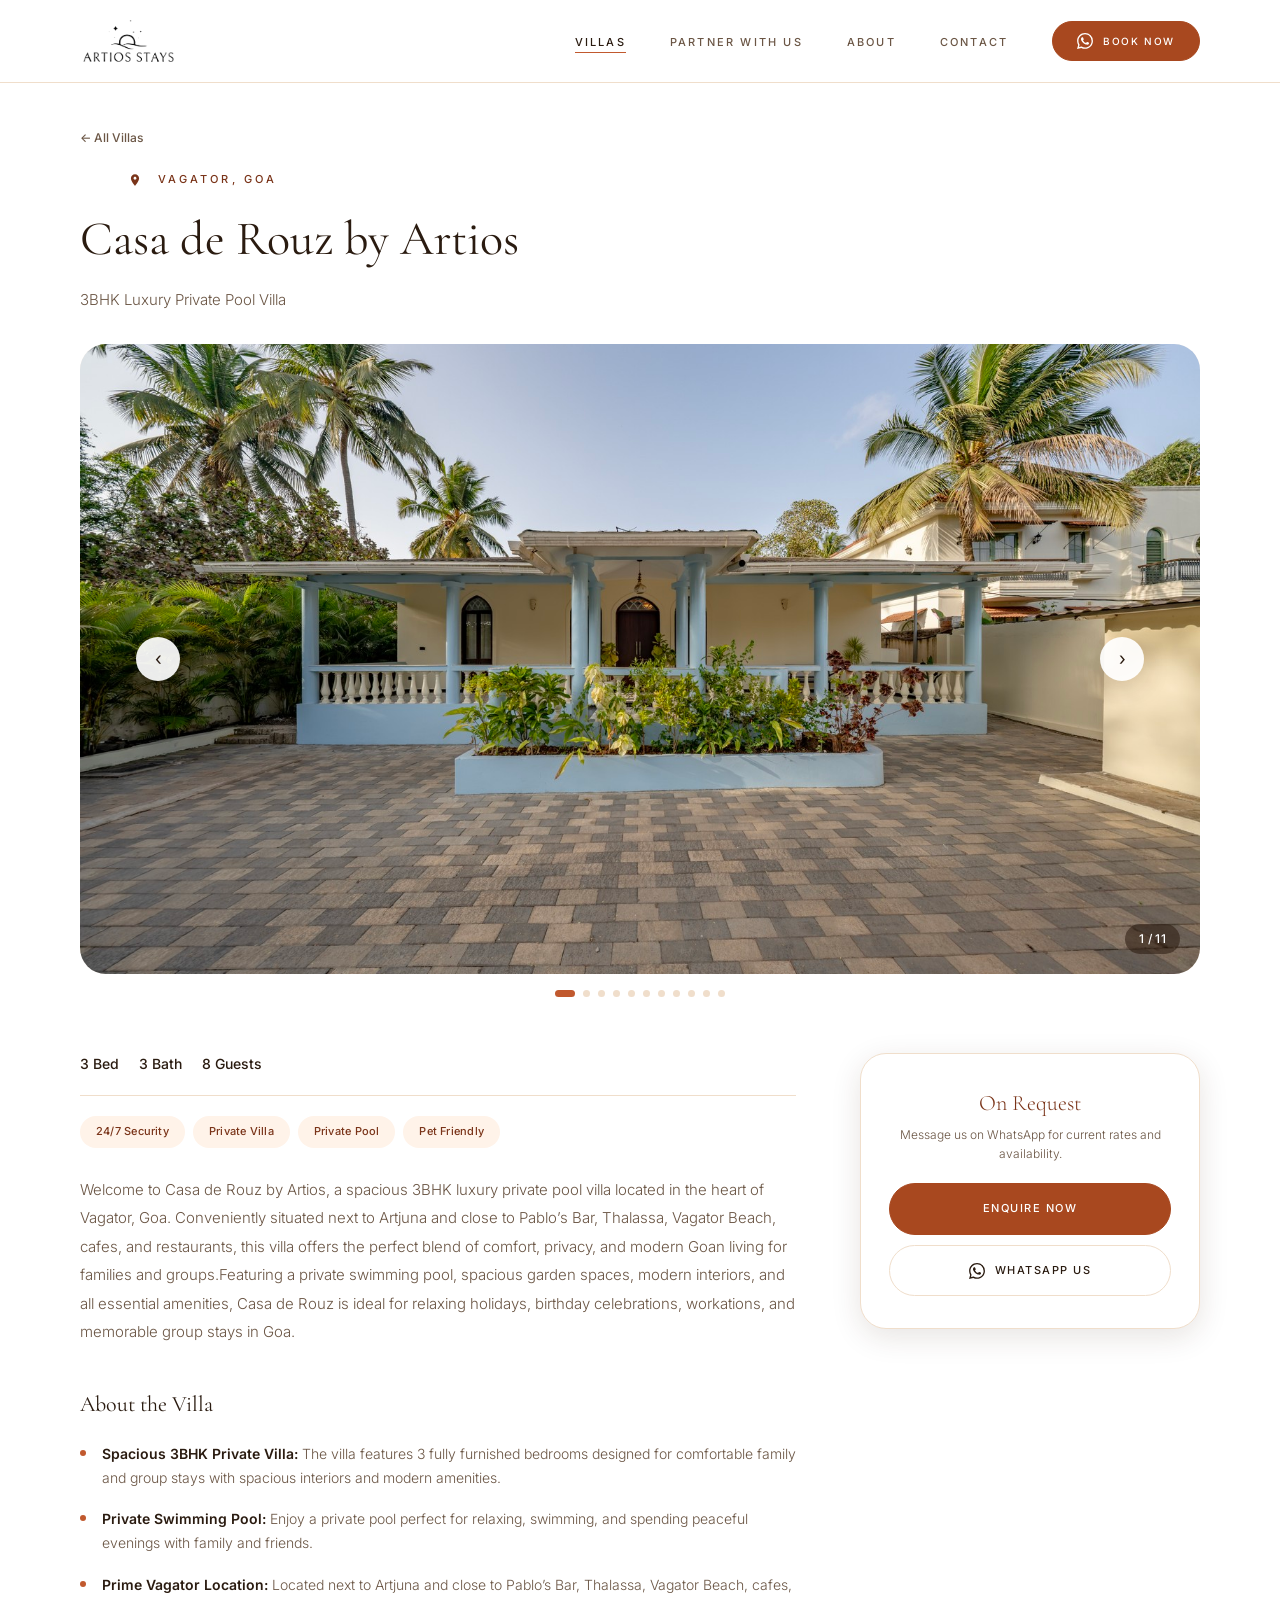
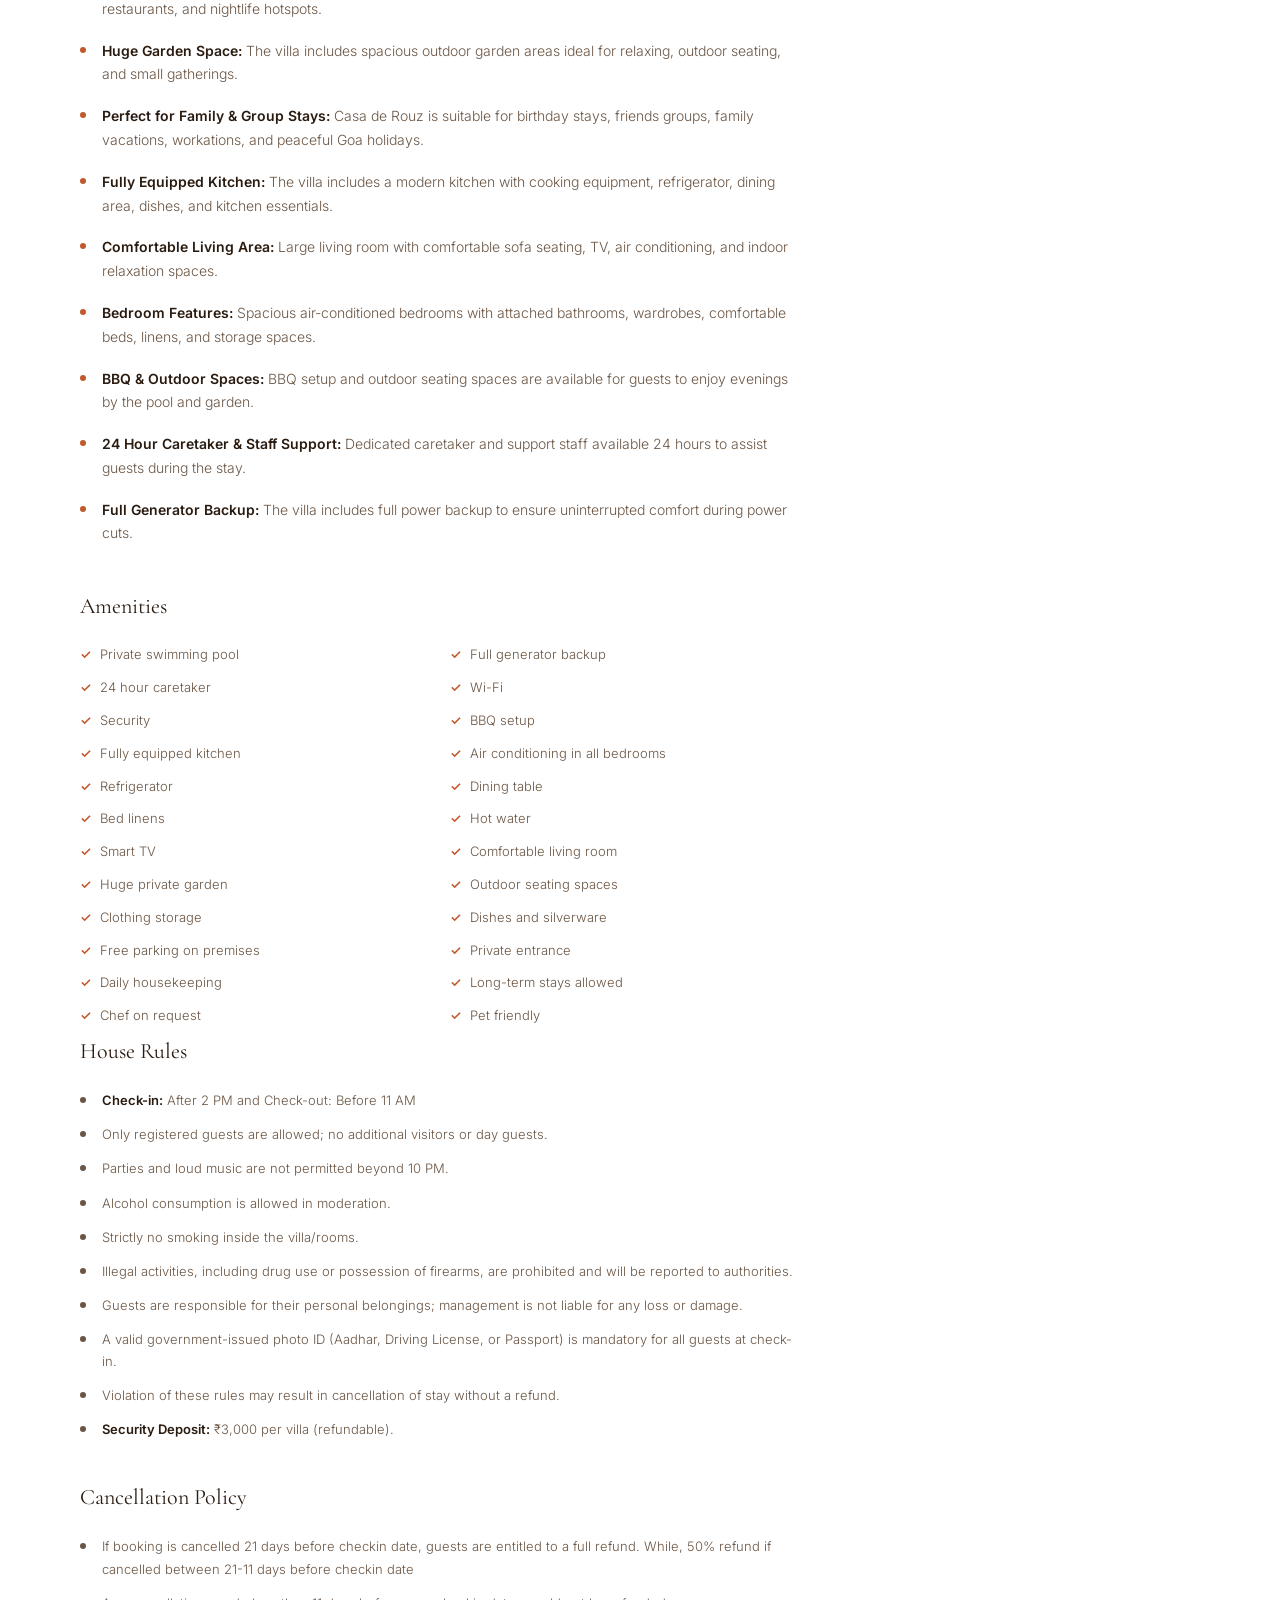
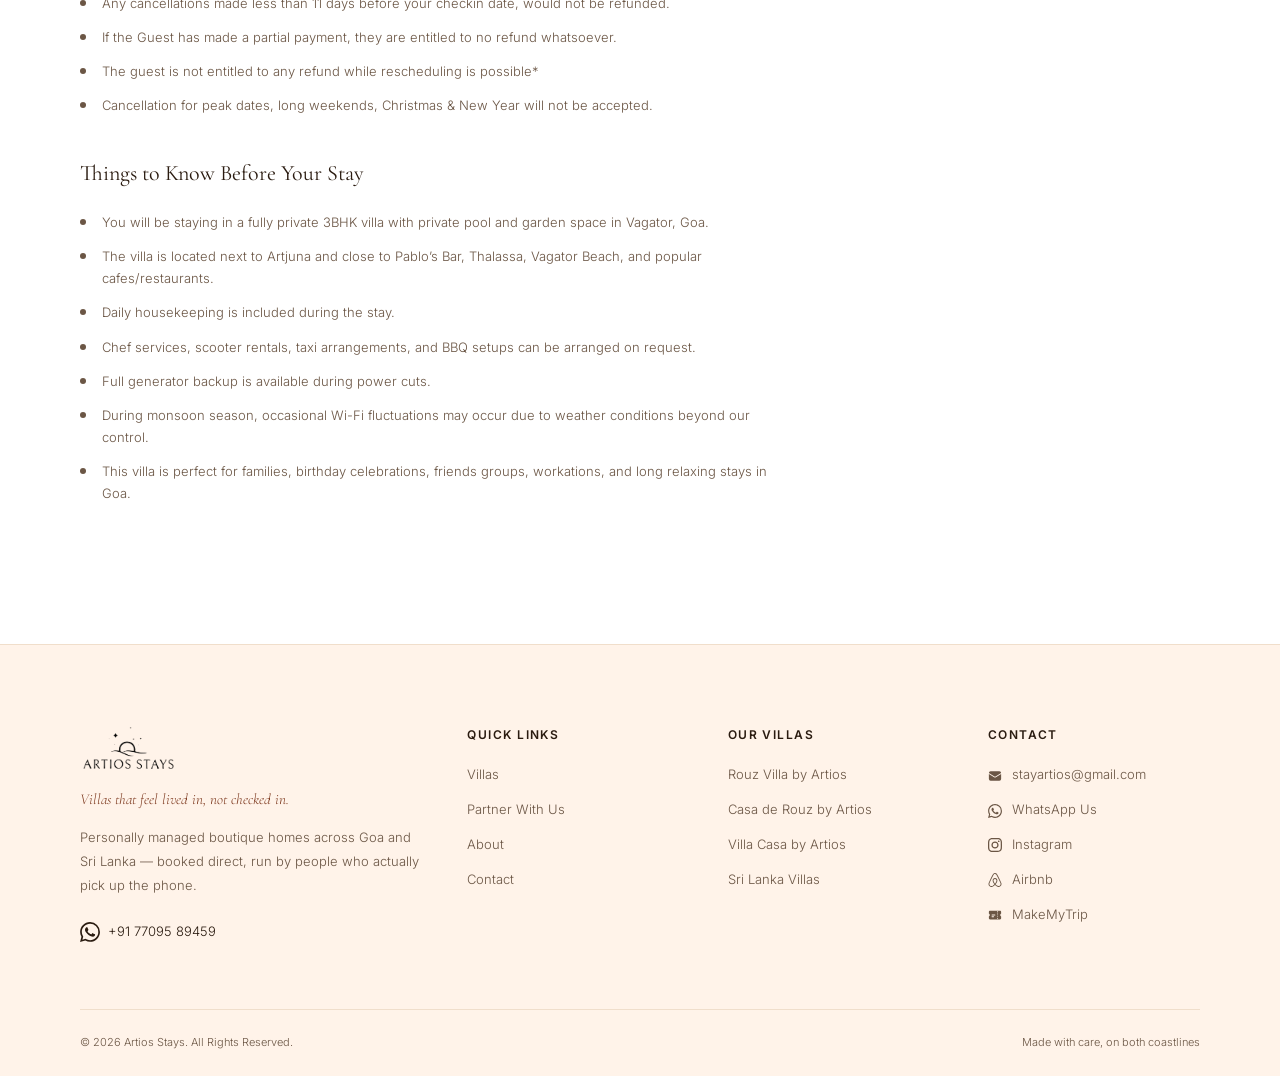
<file: villas/casa-de-rouz-by-artios.html>
<!DOCTYPE html>
<html lang="en">
<head>
  <meta charset="UTF-8" />
  <meta name="viewport" content="width=device-width, initial-scale=1.0" />
  <title>Casa de Rouz by Artios — Artios Stays</title>
  <meta name="description" content="3BHK Luxury Private Pool Villa in Vagator, Goa. A spacious 3BHK luxury private pool villa next to Artjuna and close to Pablo's Bar, Thalassa, and Vagator Beach — private pool, spacious garden, and modern interiors." />
  <meta property="og:title" content="Casa de Rouz by Artios — Artios Stays" />
  <meta property="og:description" content="3BHK Luxury Private Pool Villa" />
  <link rel="preconnect" href="https://fonts.googleapis.com" />
  <link rel="preconnect" href="https://fonts.gstatic.com" crossorigin />
  <link href="https://fonts.googleapis.com/css2?family=Cormorant+Garamond:ital,wght@0,300;0,400;0,500;0,600;1,300;1,400;1,500;1,600&family=Inter:wght@300;400;500;600&display=swap" rel="stylesheet" />
  <link rel="stylesheet" href="../css/style.css" />
</head>
<body>

  <!-- ── Navigation ── -->
  <nav class="nav" id="navbar">
    <div class="nav__container">
      <a href="../index.html" class="nav__logo">
        <img src="../images/logo-black.png" alt="Artios Stays" class="nav__logo-img" />
      </a>
      <ul class="nav__links" id="navLinks">
        <li><a href="../villas.html" class="nav__link active">Villas</a></li>
        <li><a href="../partner-with-us.html" class="nav__link">Partner With Us</a></li>
        <li><a href="../about.html" class="nav__link">About</a></li>
        <li><a href="../contact.html" class="nav__link">Contact</a></li>
        <li>
          <a href="https://wa.me/917709589459" target="_blank" rel="noopener" class="btn btn--gold nav__cta">
            <svg width="16" height="16" viewBox="0 0 24 24" fill="currentColor"><path d="M17.472 14.382c-.297-.149-1.758-.867-2.03-.967-.273-.099-.471-.148-.67.15-.197.297-.767.966-.94 1.164-.173.199-.347.223-.644.075-.297-.15-1.255-.463-2.39-1.475-.883-.788-1.48-1.761-1.653-2.059-.173-.297-.018-.458.13-.606.134-.133.298-.347.446-.52.149-.174.198-.298.298-.497.099-.198.05-.371-.025-.52-.075-.149-.669-1.612-.916-2.207-.242-.579-.487-.5-.669-.51-.173-.008-.371-.01-.57-.01-.198 0-.52.074-.792.372-.272.297-1.04 1.016-1.04 2.479 0 1.462 1.065 2.875 1.213 3.074.149.198 2.096 3.2 5.077 4.487.709.306 1.262.489 1.694.625.712.227 1.36.195 1.871.118.571-.085 1.758-.719 2.006-1.413.248-.694.248-1.289.173-1.413-.074-.124-.272-.198-.57-.347m-5.421 7.403h-.004a9.87 9.87 0 01-5.031-1.378l-.361-.214-3.741.982.998-3.648-.235-.374a9.86 9.86 0 01-1.51-5.26c.001-5.45 4.436-9.884 9.888-9.884 2.64 0 5.122 1.03 6.988 2.898a9.825 9.825 0 012.893 6.994c-.003 5.45-4.437 9.884-9.885 9.884m8.413-18.297A11.815 11.815 0 0012.05 0C5.495 0 .16 5.335.157 11.892c0 2.096.547 4.142 1.588 5.945L.057 24l6.305-1.654a11.882 11.882 0 005.683 1.448h.005c6.554 0 11.89-5.335 11.893-11.893a11.821 11.821 0 00-3.48-8.413z"/></svg>
            Book Now
          </a>
        </li>
      </ul>
      <button class="nav__hamburger" id="hamburger" aria-label="Toggle menu">
        <span></span><span></span><span></span>
      </button>
    </div>
  </nav>

  <main>
  <section class="villa-detail">
    <div class="container">
      <a href="../villas.html" class="villa-detail__back">← All Villas</a>
      <p class="section__eyebrow villa-detail__eyebrow">
        <svg width="14" height="14" viewBox="0 0 24 24" fill="currentColor"><path d="M12 2C8.13 2 5 5.13 5 9c0 5.25 7 13 7 13s7-7.75 7-13c0-3.87-3.13-7-7-7zm0 9.5c-1.38 0-2.5-1.12-2.5-2.5s1.12-2.5 2.5-2.5 2.5 1.12 2.5 2.5-1.12 2.5-2.5 2.5z"/></svg>
        Vagator, Goa
      </p>
      <h1 class="villa-detail__title">Casa de Rouz by Artios</h1>
      <p class="villa-detail__tagline">3BHK Luxury Private Pool Villa</p>
    </div>

    <div class="villa-gallery" data-gallery>
      <div class="villa-gallery__viewport">
        <div class="villa-gallery__track">
        <img src="../images/villas/casa-de-rouz-by-artios.jpg" alt="Casa de Rouz by Artios — photo 1" loading="eager" />
        <img src="../images/villas/casa-de-rouz-by-artios-2.jpg" alt="Casa de Rouz by Artios — photo 2" loading="lazy" />
        <img src="../images/villas/casa-de-rouz-by-artios-3.jpg" alt="Casa de Rouz by Artios — photo 3" loading="lazy" />
        <img src="../images/villas/casa-de-rouz-by-artios-4.jpg" alt="Casa de Rouz by Artios — photo 4" loading="lazy" />
        <img src="../images/villas/casa-de-rouz-by-artios-5.jpg" alt="Casa de Rouz by Artios — photo 5" loading="lazy" />
        <img src="../images/villas/casa-de-rouz-by-artios-6.jpg" alt="Casa de Rouz by Artios — photo 6" loading="lazy" />
        <img src="../images/villas/casa-de-rouz-by-artios-7.jpg" alt="Casa de Rouz by Artios — photo 7" loading="lazy" />
        <img src="../images/villas/casa-de-rouz-by-artios-8.jpg" alt="Casa de Rouz by Artios — photo 8" loading="lazy" />
        <img src="../images/villas/casa-de-rouz-by-artios-9.jpg" alt="Casa de Rouz by Artios — photo 9" loading="lazy" />
        <img src="../images/villas/casa-de-rouz-by-artios-10.jpg" alt="Casa de Rouz by Artios — photo 10" loading="lazy" />
        <img src="../images/villas/casa-de-rouz-by-artios-11.jpg" alt="Casa de Rouz by Artios — photo 11" loading="lazy" />
        </div>
        <button class="villa-gallery__btn villa-gallery__btn--prev" type="button" aria-label="Previous photo">‹</button>
        <button class="villa-gallery__btn villa-gallery__btn--next" type="button" aria-label="Next photo">›</button>
        <div class="villa-gallery__counter">1 / 11</div>
      </div>
      <div class="villa-gallery__dots"></div>
    </div>

    <div class="container">
      <div class="villa-detail__grid">
        <div class="villa-detail__main">
          <div class="villa-detail__facts">
            <span>3 Bed</span>
            <span>3 Bath</span>
            <span>8 Guests</span>
          </div>
          <div class="villa-detail__tags">
              <span class="villa-detail__tag">24/7 Security</span>
              <span class="villa-detail__tag">Private Villa</span>
              <span class="villa-detail__tag">Private Pool</span>
              <span class="villa-detail__tag">Pet Friendly</span>
          </div>
          <p class="villa-detail__desc">Welcome to Casa de Rouz by Artios, a spacious 3BHK luxury private pool villa located in the heart of Vagator, Goa. Conveniently situated next to Artjuna and close to Pablo’s Bar, Thalassa, Vagator Beach, cafes, and restaurants, this villa offers the perfect blend of comfort, privacy, and modern Goan living for families and groups.Featuring a private swimming pool, spacious garden spaces, modern interiors, and all essential amenities, Casa de Rouz is ideal for relaxing holidays, birthday celebrations, workations, and memorable group stays in Goa.</p>
          <h2 class="villa-detail__subhead">About the Villa</h2>
          <ul class="villa-detail__bullets">
          <li><strong>Spacious 3BHK Private Villa:</strong> The villa features 3 fully furnished bedrooms designed for comfortable family and group stays with spacious interiors and modern amenities.</li>
          <li><strong>Private Swimming Pool:</strong> Enjoy a private pool perfect for relaxing, swimming, and spending peaceful evenings with family and friends.</li>
          <li><strong>Prime Vagator Location:</strong> Located next to Artjuna and close to Pablo’s Bar, Thalassa, Vagator Beach, cafes, restaurants, and nightlife hotspots.</li>
          <li><strong>Huge Garden Space:</strong> The villa includes spacious outdoor garden areas ideal for relaxing, outdoor seating, and small gatherings.</li>
          <li><strong>Perfect for Family & Group Stays:</strong> Casa de Rouz is suitable for birthday stays, friends groups, family vacations, workations, and peaceful Goa holidays.</li>
          <li><strong>Fully Equipped Kitchen:</strong> The villa includes a modern kitchen with cooking equipment, refrigerator, dining area, dishes, and kitchen essentials.</li>
          <li><strong>Comfortable Living Area:</strong> Large living room with comfortable sofa seating, TV, air conditioning, and indoor relaxation spaces.</li>
          <li><strong>Bedroom Features:</strong> Spacious air-conditioned bedrooms with attached bathrooms, wardrobes, comfortable beds, linens, and storage spaces.</li>
          <li><strong>BBQ & Outdoor Spaces:</strong> BBQ setup and outdoor seating spaces are available for guests to enjoy evenings by the pool and garden.</li>
          <li><strong>24 Hour Caretaker & Staff Support:</strong> Dedicated caretaker and support staff available 24 hours to assist guests during the stay.</li>
          <li><strong>Full Generator Backup:</strong> The villa includes full power backup to ensure uninterrupted comfort during power cuts.</li>
          </ul>
        <h2 class="villa-detail__subhead">Amenities</h2>
        <ul class="villa-detail__amenities">
          <li>Private swimming pool</li>
          <li>Full generator backup</li>
          <li>24 hour caretaker</li>
          <li>Wi-Fi</li>
          <li>Security</li>
          <li>BBQ setup</li>
          <li>Fully equipped kitchen</li>
          <li>Air conditioning in all bedrooms</li>
          <li>Refrigerator</li>
          <li>Dining table</li>
          <li>Bed linens</li>
          <li>Hot water</li>
          <li>Smart TV</li>
          <li>Comfortable living room</li>
          <li>Huge private garden</li>
          <li>Outdoor seating spaces</li>
          <li>Clothing storage</li>
          <li>Dishes and silverware</li>
          <li>Free parking on premises</li>
          <li>Private entrance</li>
          <li>Daily housekeeping</li>
          <li>Long-term stays allowed</li>
          <li>Chef on request</li>
          <li>Pet friendly</li>
        </ul>

          <h2 class="villa-detail__subhead">House Rules</h2>
          <ul class="villa-detail__bullets villa-detail__bullets--policy">
          <li><strong>Check-in:</strong> After 2 PM and Check-out: Before 11 AM</li>
          <li>Only registered guests are allowed; no additional visitors or day guests.</li>
          <li>Parties and loud music are not permitted beyond 10 PM.</li>
          <li>Alcohol consumption is allowed in moderation.</li>
          <li>Strictly no smoking inside the villa/rooms.</li>
          <li>Illegal activities, including drug use or possession of firearms, are prohibited and will be reported to authorities.</li>
          <li>Guests are responsible for their personal belongings; management is not liable for any loss or damage.</li>
          <li>A valid government-issued photo ID (Aadhar, Driving License, or Passport) is mandatory for all guests at check-in.</li>
          <li>Violation of these rules may result in cancellation of stay without a refund.</li>
          <li><strong>Security Deposit:</strong> ₹3,000 per villa (refundable).</li>
          </ul>

          <h2 class="villa-detail__subhead">Cancellation Policy</h2>
          <ul class="villa-detail__bullets villa-detail__bullets--policy">
          <li>If booking is cancelled 21 days before checkin date, guests are entitled to a full refund. While, 50% refund if cancelled between 21-11 days before checkin date</li>
          <li>Any cancellations made less than 11 days before your checkin date, would not be refunded.</li>
          <li>If the Guest has made a partial payment, they are entitled to no refund whatsoever.</li>
          <li>The guest is not entitled to any refund while rescheduling is possible*</li>
          <li>Cancellation for peak dates, long weekends, Christmas & New Year will not be accepted.</li>
          </ul>

          <h2 class="villa-detail__subhead">Things to Know Before Your Stay</h2>
          <ul class="villa-detail__bullets villa-detail__bullets--policy">
          <li>You will be staying in a fully private 3BHK villa with private pool and garden space in Vagator, Goa.</li>
          <li>The villa is located next to Artjuna and close to Pablo’s Bar, Thalassa, Vagator Beach, and popular cafes/restaurants.</li>
          <li>Daily housekeeping is included during the stay.</li>
          <li>Chef services, scooter rentals, taxi arrangements, and BBQ setups can be arranged on request.</li>
          <li>Full generator backup is available during power cuts.</li>
          <li>During monsoon season, occasional Wi-Fi fluctuations may occur due to weather conditions beyond our control.</li>
          <li>This villa is perfect for families, birthday celebrations, friends groups, workations, and long relaxing stays in Goa.</li>
          </ul>
        </div>
        <aside class="villa-detail__aside">
          <div class="villa-detail__card">
            <p class="villa-detail__card-price">On Request</p>
            <p class="villa-detail__card-note">Message us on WhatsApp for current rates and availability.</p>
            <a href="https://wa.me/917709589459?text=Hi%2C%20I%27m%20interested%20in%20Casa%20de%20Rouz%20by%20Artios" target="_blank" rel="noopener" class="btn btn--gold">Enquire Now</a>
            <a href="https://wa.me/917709589459" target="_blank" rel="noopener" class="btn btn--cream">
              <svg width="16" height="16" viewBox="0 0 24 24" fill="currentColor"><path d="M17.472 14.382c-.297-.149-1.758-.867-2.03-.967-.273-.099-.471-.148-.67.15-.197.297-.767.966-.94 1.164-.173.199-.347.223-.644.075-.297-.15-1.255-.463-2.39-1.475-.883-.788-1.48-1.761-1.653-2.059-.173-.297-.018-.458.13-.606.134-.133.298-.347.446-.52.149-.174.198-.298.298-.497.099-.198.05-.371-.025-.52-.075-.149-.669-1.612-.916-2.207-.242-.579-.487-.5-.669-.51-.173-.008-.371-.01-.57-.01-.198 0-.52.074-.792.372-.272.297-1.04 1.016-1.04 2.479 0 1.462 1.065 2.875 1.213 3.074.149.198 2.096 3.2 5.077 4.487.709.306 1.262.489 1.694.625.712.227 1.36.195 1.871.118.571-.085 1.758-.719 2.006-1.413.248-.694.248-1.289.173-1.413-.074-.124-.272-.198-.57-.347m-5.421 7.403h-.004a9.87 9.87 0 01-5.031-1.378l-.361-.214-3.741.982.998-3.648-.235-.374a9.86 9.86 0 01-1.51-5.26c.001-5.45 4.436-9.884 9.888-9.884 2.64 0 5.122 1.03 6.988 2.898a9.825 9.825 0 012.893 6.994c-.003 5.45-4.437 9.884-9.885 9.884m8.413-18.297A11.815 11.815 0 0012.05 0C5.495 0 .16 5.335.157 11.892c0 2.096.547 4.142 1.588 5.945L.057 24l6.305-1.654a11.882 11.882 0 005.683 1.448h.005c6.554 0 11.89-5.335 11.893-11.893a11.821 11.821 0 00-3.48-8.413z"/></svg>
              WhatsApp Us
            </a>
          </div>
        </aside>
      </div>
    </div>
  </section>
  </main>

  <!-- ── Footer ── -->
  <footer class="footer">
    <div class="container">
      <div class="footer__grid">
        <div class="footer__brand">
          <div class="footer__logo">
            <img src="../images/logo-black.png" alt="Artios Stays" class="footer__logo-img" />
          </div>
          <p class="footer__tagline">Villas that feel lived in, not checked in.</p>
          <p class="footer__desc">Personally managed boutique homes across Goa and Sri Lanka — booked direct, run by people who actually pick up the phone.</p>
          <a href="https://wa.me/917709589459" target="_blank" rel="noopener" class="footer__whatsapp">
            <svg width="20" height="20" viewBox="0 0 24 24" fill="currentColor"><path d="M17.472 14.382c-.297-.149-1.758-.867-2.03-.967-.273-.099-.471-.148-.67.15-.197.297-.767.966-.94 1.164-.173.199-.347.223-.644.075-.297-.15-1.255-.463-2.39-1.475-.883-.788-1.48-1.761-1.653-2.059-.173-.297-.018-.458.13-.606.134-.133.298-.347.446-.52.149-.174.198-.298.298-.497.099-.198.05-.371-.025-.52-.075-.149-.669-1.612-.916-2.207-.242-.579-.487-.5-.669-.51-.173-.008-.371-.01-.57-.01-.198 0-.52.074-.792.372-.272.297-1.04 1.016-1.04 2.479 0 1.462 1.065 2.875 1.213 3.074.149.198 2.096 3.2 5.077 4.487.709.306 1.262.489 1.694.625.712.227 1.36.195 1.871.118.571-.085 1.758-.719 2.006-1.413.248-.694.248-1.289.173-1.413-.074-.124-.272-.198-.57-.347m-5.421 7.403h-.004a9.87 9.87 0 01-5.031-1.378l-.361-.214-3.741.982.998-3.648-.235-.374a9.86 9.86 0 01-1.51-5.26c.001-5.45 4.436-9.884 9.888-9.884 2.64 0 5.122 1.03 6.988 2.898a9.825 9.825 0 012.893 6.994c-.003 5.45-4.437 9.884-9.885 9.884m8.413-18.297A11.815 11.815 0 0012.05 0C5.495 0 .16 5.335.157 11.892c0 2.096.547 4.142 1.588 5.945L.057 24l6.305-1.654a11.882 11.882 0 005.683 1.448h.005c6.554 0 11.89-5.335 11.893-11.893a11.821 11.821 0 00-3.48-8.413z"/></svg>
            +91 77095 89459
          </a>
        </div>
        <div class="footer__col">
          <h3 class="footer__heading">Quick Links</h3>
          <ul class="footer__links">
            <li><a href="../villas.html">Villas</a></li>
            <li><a href="../partner-with-us.html">Partner With Us</a></li>
            <li><a href="../about.html">About</a></li>
            <li><a href="../contact.html">Contact</a></li>
          </ul>
        </div>
        <div class="footer__col">
          <h3 class="footer__heading">Our Villas</h3>
          <ul class="footer__links">
            <li><a href="https://wa.me/917709589459?text=Rouz%20Villa%20by%20Artios%20enquiry" target="_blank" rel="noopener">Rouz Villa by Artios</a></li>
            <li><a href="https://wa.me/917709589459?text=Casa%20de%20Rouz%20by%20Artios%20enquiry" target="_blank" rel="noopener">Casa de Rouz by Artios</a></li>
            <li><a href="https://wa.me/917709589459?text=Villa%20Casa%20by%20Artios%20enquiry" target="_blank" rel="noopener">Villa Casa by Artios</a></li>
            <li><a href="../villas.html#sri-lanka">Sri Lanka Villas</a></li>
          </ul>
        </div>
        <div class="footer__col">
          <h3 class="footer__heading">Contact</h3>
          <ul class="footer__links">
            <li>
              <a href="mailto:stayartios@gmail.com">
                <svg width="14" height="14" viewBox="0 0 24 24" fill="currentColor" style="vertical-align:middle;margin-right:6px"><path d="M1.5 8.67v8.58a3 3 0 0 0 3 3h15a3 3 0 0 0 3-3V8.67l-8.928 5.493a3 3 0 0 1-3.144 0L1.5 8.67Z"/><path d="M22.5 6.908V6.75a3 3 0 0 0-3-3h-15a3 3 0 0 0-3 3v.158l9.714 5.978a1.5 1.5 0 0 0 1.572 0L22.5 6.908Z"/></svg>
                stayartios@gmail.com
              </a>
            </li>
            <li>
              <a href="https://wa.me/917709589459" target="_blank" rel="noopener">
                <svg width="14" height="14" viewBox="0 0 24 24" fill="currentColor" style="vertical-align:middle;margin-right:6px"><path d="M17.472 14.382c-.297-.149-1.758-.867-2.03-.967-.273-.099-.471-.148-.67.15-.197.297-.767.966-.94 1.164-.173.199-.347.223-.644.075-.297-.15-1.255-.463-2.39-1.475-.883-.788-1.48-1.761-1.653-2.059-.173-.297-.018-.458.13-.606.134-.133.298-.347.446-.52.149-.174.198-.298.298-.497.099-.198.05-.371-.025-.52-.075-.149-.669-1.612-.916-2.207-.242-.579-.487-.5-.669-.51-.173-.008-.371-.01-.57-.01-.198 0-.52.074-.792.372-.272.297-1.04 1.016-1.04 2.479 0 1.462 1.065 2.875 1.213 3.074.149.198 2.096 3.2 5.077 4.487.709.306 1.262.489 1.694.625.712.227 1.36.195 1.871.118.571-.085 1.758-.719 2.006-1.413.248-.694.248-1.289.173-1.413-.074-.124-.272-.198-.57-.347m-5.421 7.403h-.004a9.87 9.87 0 01-5.031-1.378l-.361-.214-3.741.982.998-3.648-.235-.374a9.86 9.86 0 01-1.51-5.26c.001-5.45 4.436-9.884 9.888-9.884 2.64 0 5.122 1.03 6.988 2.898a9.825 9.825 0 012.893 6.994c-.003 5.45-4.437 9.884-9.885 9.884m8.413-18.297A11.815 11.815 0 0012.05 0C5.495 0 .16 5.335.157 11.892c0 2.096.547 4.142 1.588 5.945L.057 24l6.305-1.654a11.882 11.882 0 005.683 1.448h.005c6.554 0 11.89-5.335 11.893-11.893a11.821 11.821 0 00-3.48-8.413z"/></svg>
                WhatsApp Us
              </a>
            </li>
            <li>
              <a href="https://www.instagram.com/artiosstays?igsi=eGt3amtibHN1MGs1" target="_blank" rel="noopener">
                <svg width="14" height="14" viewBox="0 0 24 24" fill="currentColor" style="vertical-align:middle;margin-right:6px"><path d="M7.0301.084c-1.2768.0602-2.1487.264-2.911.5634-.7888.3075-1.4575.72-2.1228 1.3877-.6652.6677-1.075 1.3368-1.3802 2.127-.2954.7638-.4956 1.6365-.552 2.914-.0564 1.2775-.0689 1.6882-.0626 4.947.0062 3.2586.0206 3.6671.0825 4.9473.061 1.2765.264 2.1482.5635 2.9107.308.7889.72 1.4573 1.388 2.1228.6679.6655 1.3365 1.0743 2.1285 1.38.7632.295 1.6361.4961 2.9134.552 1.2773.056 1.6884.069 4.9462.0627 3.2578-.0062 3.668-.0207 4.9478-.0814 1.28-.0607 2.147-.2652 2.9098-.5633.7889-.3086 1.4578-.72 2.1228-1.3881.665-.6682 1.0745-1.3378 1.3795-2.1284.2957-.7632.4966-1.636.552-2.9124.056-1.2809.0692-1.6898.063-4.948-.0063-3.2583-.021-3.6668-.0817-4.9465-.0607-1.2797-.264-2.1487-.5633-2.9117-.3084-.7889-.72-1.4568-1.3876-2.1228C21.2982 1.33 20.628.9208 19.8378.6165 19.074.321 18.2017.1197 16.9244.0645 15.6471.0093 15.236-.005 11.977.0014 8.718.0076 8.31.0215 7.0301.0839m.1402 21.6932c-1.17-.0509-1.8053-.2453-2.2287-.408-.5606-.216-.96-.4771-1.3819-.895-.422-.4178-.6811-.8186-.9-1.378-.1644-.4234-.3624-1.058-.4171-2.228-.0595-1.2645-.072-1.6442-.079-4.848-.007-3.2037.0053-3.583.0607-4.848.05-1.169.2456-1.805.408-2.2282.216-.5613.4762-.96.895-1.3816.4188-.4217.8184-.6814 1.3783-.9003.423-.1651 1.0575-.3614 2.227-.4171 1.2655-.06 1.6447-.072 4.848-.079 3.2033-.007 3.5835.005 4.8495.0608 1.169.0508 1.8053.2445 2.228.408.5608.216.96.4754 1.3816.895.4217.4194.6816.8176.9005 1.3787.1653.4217.3617 1.056.4169 2.2263.0602 1.2655.0739 1.645.0796 4.848.0058 3.203-.0055 3.5834-.061 4.848-.051 1.17-.245 1.8055-.408 2.2294-.216.5604-.4763.96-.8954 1.3814-.419.4215-.8181.6811-1.3783.9-.4224.1649-1.0577.3617-2.2262.4174-1.2656.0595-1.6448.072-4.8493.079-3.2045.007-3.5825-.006-4.848-.0608M16.953 5.5864A1.44 1.44 0 1 0 18.39 4.144a1.44 1.44 0 0 0-1.437 1.4424M5.8385 12.012c.0067 3.4032 2.7706 6.1557 6.173 6.1493 3.4026-.0065 6.157-2.7701 6.1506-6.1733-.0065-3.4032-2.771-6.1565-6.174-6.1498-3.403.0067-6.156 2.771-6.1496 6.1738M8 12.0077a4 4 0 1 1 4.008 3.9921A3.9996 3.9996 0 0 1 8 12.0077"/></svg>
                Instagram
              </a>
            </li>
            <li>
              <a href="https://www.airbnb.co.uk/rooms/1516764955832490836?unique_share_id=2057a000-b1b3-403f-a3a6-4c23b1572ab3&amp;viralityEntryPoint=1&amp;s=76" target="_blank" rel="noopener">
                <svg width="14" height="14" viewBox="0 0 24 24" fill="currentColor" style="vertical-align:middle;margin-right:6px"><path d="M12.001 18.275c-1.353-1.697-2.148-3.184-2.413-4.457-.263-1.027-.16-1.848.291-2.465.477-.71 1.188-1.056 2.121-1.056s1.643.345 2.12 1.063c.446.61.558 1.432.286 2.465-.291 1.298-1.085 2.785-2.412 4.458zm9.601 1.14c-.185 1.246-1.034 2.28-2.2 2.783-2.253.98-4.483-.583-6.392-2.704 3.157-3.951 3.74-7.028 2.385-9.018-.795-1.14-1.933-1.695-3.394-1.695-2.944 0-4.563 2.49-3.927 5.382.37 1.565 1.352 3.343 2.917 5.332-.98 1.085-1.91 1.856-2.732 2.333-.636.344-1.245.558-1.828.609-2.679.399-4.778-2.2-3.825-4.88.132-.345.395-.98.845-1.961l.025-.053c1.464-3.178 3.242-6.79 5.285-10.795l.053-.132.58-1.116c.45-.822.635-1.19 1.351-1.643.346-.21.77-.315 1.246-.315.954 0 1.698.558 2.016 1.007.158.239.345.557.582.953l.558 1.089.08.159c2.041 4.004 3.821 7.608 5.279 10.794l.026.025.533 1.22.318.764c.243.613.294 1.222.213 1.858zm1.22-2.39c-.186-.583-.505-1.271-.9-2.094v-.03c-1.889-4.006-3.642-7.608-5.307-10.844l-.111-.163C15.317 1.461 14.468 0 12.001 0c-2.44 0-3.476 1.695-4.535 3.898l-.081.16c-1.669 3.236-3.421 6.843-5.303 10.847v.053l-.559 1.22c-.21.504-.317.768-.345.847C-.172 20.74 2.611 24 5.98 24c.027 0 .132 0 .265-.027h.372c1.75-.213 3.554-1.325 5.384-3.317 1.829 1.989 3.635 3.104 5.382 3.317h.372c.133.027.239.027.265.027 3.37.003 6.152-3.261 4.802-6.975z"/></svg>
                Airbnb
              </a>
            </li>
            <li>
              <a href="https://www.makemytrip.com/hotels/villa_rouz_pool_jaccuzi_cook_4_min_to_beach_garden-details-goa.html" target="_blank" rel="noopener">
                <svg width="14" height="14" viewBox="0 0 24 24" fill="currentColor" style="vertical-align:middle;margin-right:6px"><path fill-rule="evenodd" clip-rule="evenodd" d="M1.5 6.375c0-1.036.84-1.875 1.875-1.875h17.25c1.035 0 1.875.84 1.875 1.875v3.026a.75.75 0 0 1-.375.65 2.249 2.249 0 0 0 0 3.898.75.75 0 0 1 .375.65v3.026c0 1.035-.84 1.875-1.875 1.875H3.375A1.875 1.875 0 0 1 1.5 17.625v-3.026a.75.75 0 0 1 .374-.65 2.249 2.249 0 0 0 0-3.898.75.75 0 0 1-.374-.65V6.375Zm15-1.125a.75.75 0 0 1 .75.75v.75a.75.75 0 0 1-1.5 0V6a.75.75 0 0 1 .75-.75Zm.75 4.5a.75.75 0 0 0-1.5 0v.75a.75.75 0 0 0 1.5 0v-.75Zm-.75 3a.75.75 0 0 1 .75.75v.75a.75.75 0 0 1-1.5 0v-.75a.75.75 0 0 1 .75-.75Zm.75 4.5a.75.75 0 0 0-1.5 0V18a.75.75 0 0 0 1.5 0v-.75ZM6 12a.75.75 0 0 1 .75-.75H12a.75.75 0 0 1 0 1.5H6.75A.75.75 0 0 1 6 12Zm.75 2.25a.75.75 0 0 0 0 1.5h3a.75.75 0 0 0 0-1.5h-3Z"/></svg>
                MakeMyTrip
              </a>
            </li>
          </ul>
        </div>
      </div>
      <div class="footer__bottom">
        <p>&copy; 2026 Artios Stays. All Rights Reserved.</p>
        <p>Made with care, on both coastlines</p>
      </div>
    </div>
  </footer>

  <script src="../js/main.js"></script>
</body>
</html>
</file>
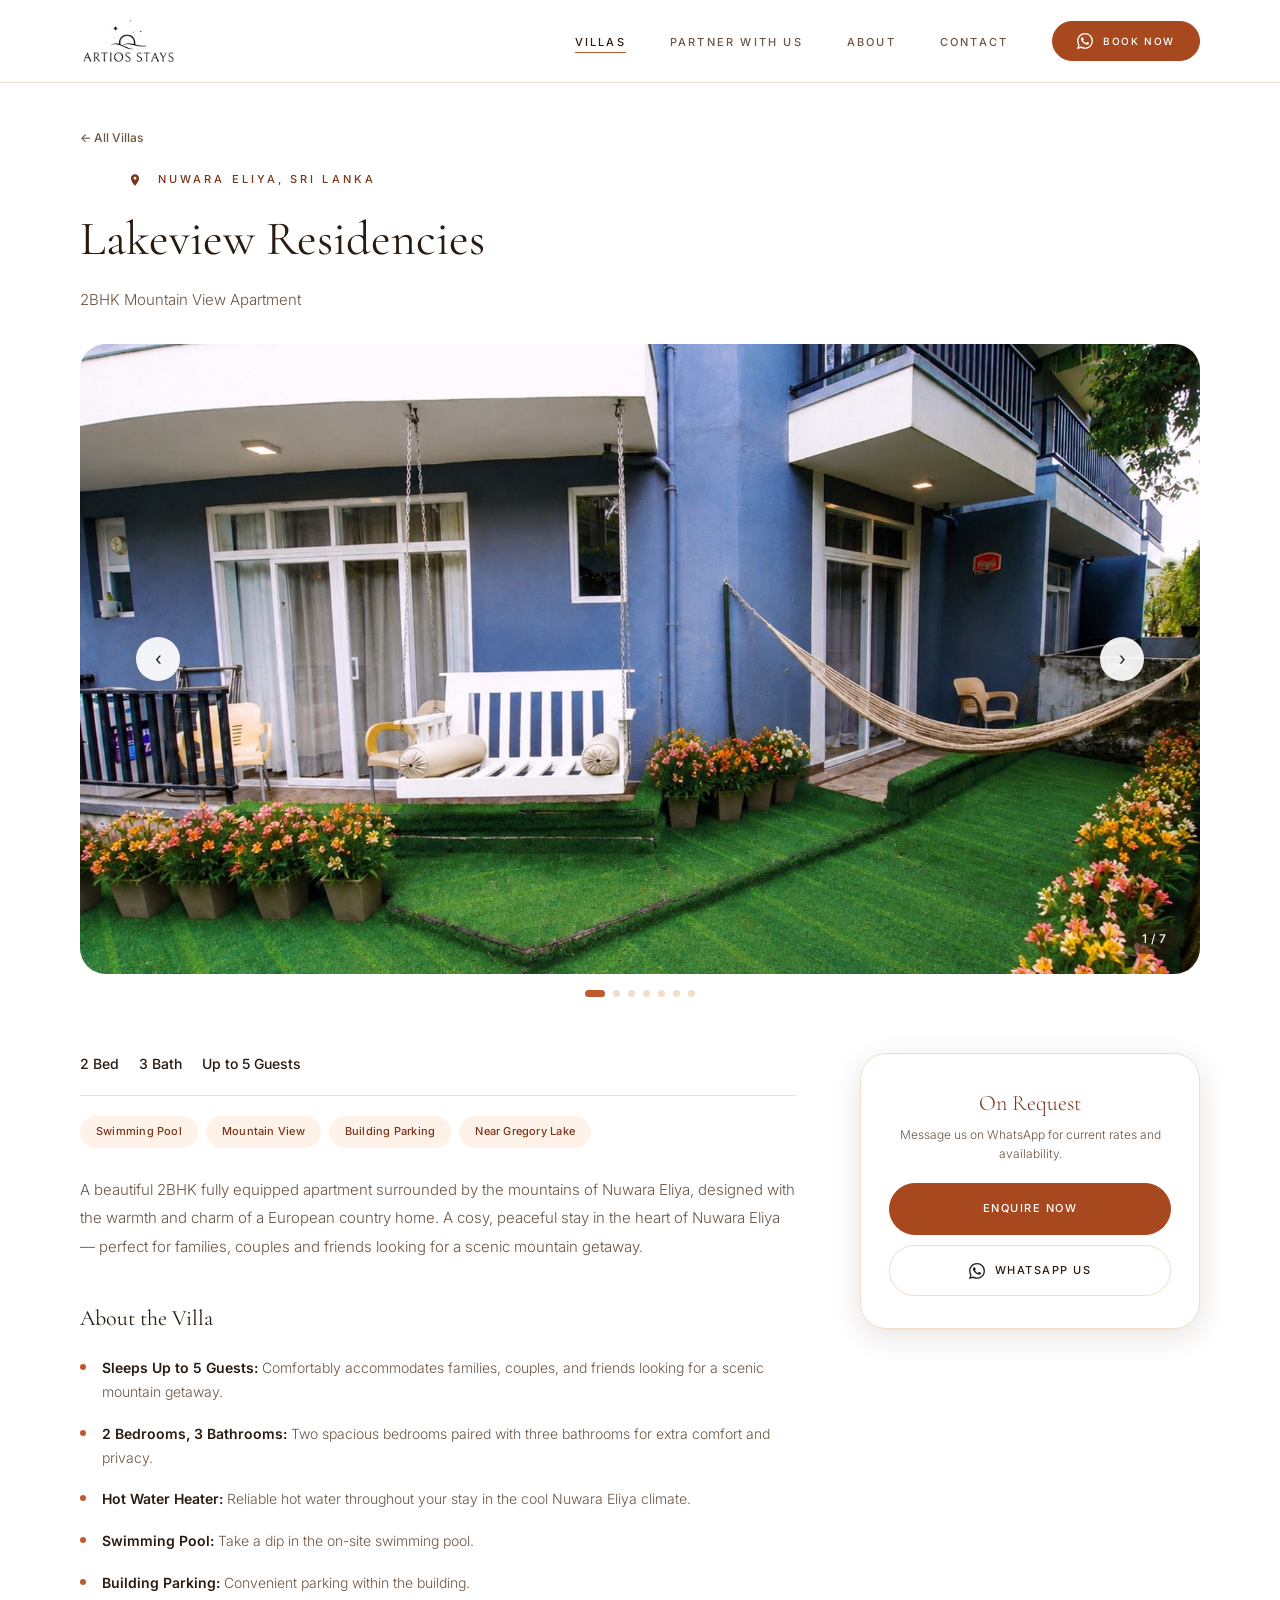
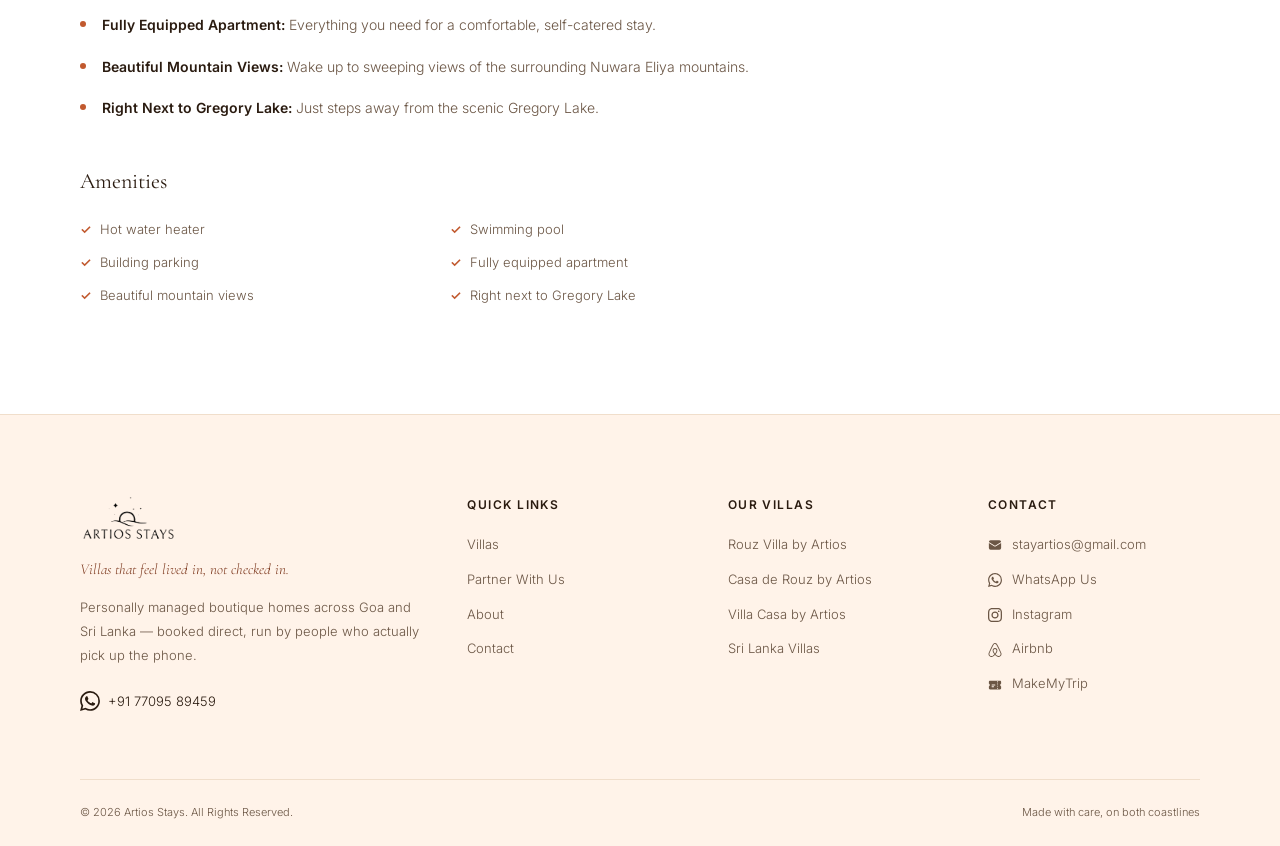
<file: villas/lakeview-residencies.html>
<!DOCTYPE html>
<html lang="en">
<head>
  <meta charset="UTF-8" />
  <meta name="viewport" content="width=device-width, initial-scale=1.0" />
  <title>Lakeview Residencies — Artios Stays</title>
  <meta name="description" content="A beautiful 2BHK fully equipped apartment in Nuwara Eliya, Sri Lanka, surrounded by mountains and right next to Gregory Lake — designed with the warmth and charm of a European country home." />
  <meta property="og:title" content="Lakeview Residencies — Artios Stays" />
  <meta property="og:description" content="2BHK Mountain View Apartment" />
  <link rel="preconnect" href="https://fonts.googleapis.com" />
  <link rel="preconnect" href="https://fonts.gstatic.com" crossorigin />
  <link href="https://fonts.googleapis.com/css2?family=Cormorant+Garamond:ital,wght@0,300;0,400;0,500;0,600;1,300;1,400;1,500;1,600&family=Inter:wght@300;400;500;600&display=swap" rel="stylesheet" />
  <link rel="stylesheet" href="../css/style.css" />
</head>
<body>

  <!-- ── Navigation ── -->
  <nav class="nav" id="navbar">
    <div class="nav__container">
      <a href="../index.html" class="nav__logo">
        <img src="../images/logo-black.png" alt="Artios Stays" class="nav__logo-img" />
      </a>
      <ul class="nav__links" id="navLinks">
        <li><a href="../villas.html" class="nav__link active">Villas</a></li>
        <li><a href="../partner-with-us.html" class="nav__link">Partner With Us</a></li>
        <li><a href="../about.html" class="nav__link">About</a></li>
        <li><a href="../contact.html" class="nav__link">Contact</a></li>
        <li>
          <a href="https://wa.me/917709589459" target="_blank" rel="noopener" class="btn btn--gold nav__cta">
            <svg width="16" height="16" viewBox="0 0 24 24" fill="currentColor"><path d="M17.472 14.382c-.297-.149-1.758-.867-2.03-.967-.273-.099-.471-.148-.67.15-.197.297-.767.966-.94 1.164-.173.199-.347.223-.644.075-.297-.15-1.255-.463-2.39-1.475-.883-.788-1.48-1.761-1.653-2.059-.173-.297-.018-.458.13-.606.134-.133.298-.347.446-.52.149-.174.198-.298.298-.497.099-.198.05-.371-.025-.52-.075-.149-.669-1.612-.916-2.207-.242-.579-.487-.5-.669-.51-.173-.008-.371-.01-.57-.01-.198 0-.52.074-.792.372-.272.297-1.04 1.016-1.04 2.479 0 1.462 1.065 2.875 1.213 3.074.149.198 2.096 3.2 5.077 4.487.709.306 1.262.489 1.694.625.712.227 1.36.195 1.871.118.571-.085 1.758-.719 2.006-1.413.248-.694.248-1.289.173-1.413-.074-.124-.272-.198-.57-.347m-5.421 7.403h-.004a9.87 9.87 0 01-5.031-1.378l-.361-.214-3.741.982.998-3.648-.235-.374a9.86 9.86 0 01-1.51-5.26c.001-5.45 4.436-9.884 9.888-9.884 2.64 0 5.122 1.03 6.988 2.898a9.825 9.825 0 012.893 6.994c-.003 5.45-4.437 9.884-9.885 9.884m8.413-18.297A11.815 11.815 0 0012.05 0C5.495 0 .16 5.335.157 11.892c0 2.096.547 4.142 1.588 5.945L.057 24l6.305-1.654a11.882 11.882 0 005.683 1.448h.005c6.554 0 11.89-5.335 11.893-11.893a11.821 11.821 0 00-3.48-8.413z"/></svg>
            Book Now
          </a>
        </li>
      </ul>
      <button class="nav__hamburger" id="hamburger" aria-label="Toggle menu">
        <span></span><span></span><span></span>
      </button>
    </div>
  </nav>

  <main>
  <section class="villa-detail">
    <div class="container">
      <a href="../villas.html" class="villa-detail__back">← All Villas</a>
      <p class="section__eyebrow villa-detail__eyebrow">
        <svg width="14" height="14" viewBox="0 0 24 24" fill="currentColor"><path d="M12 2C8.13 2 5 5.13 5 9c0 5.25 7 13 7 13s7-7.75 7-13c0-3.87-3.13-7-7-7zm0 9.5c-1.38 0-2.5-1.12-2.5-2.5s1.12-2.5 2.5-2.5 2.5 1.12 2.5 2.5-1.12 2.5-2.5 2.5z"/></svg>
        Nuwara Eliya, Sri Lanka
      </p>
      <h1 class="villa-detail__title">Lakeview Residencies</h1>
      <p class="villa-detail__tagline">2BHK Mountain View Apartment</p>
    </div>

    <div class="villa-gallery" data-gallery>
      <div class="villa-gallery__viewport">
        <div class="villa-gallery__track">
        <img src="../images/villas/lakeview-residencies.jpg" alt="Lakeview Residencies — photo 1" loading="eager" />
        <img src="../images/villas/lakeview-residencies-2.jpg" alt="Lakeview Residencies — photo 2" loading="lazy" />
        <img src="../images/villas/lakeview-residencies-3.jpg" alt="Lakeview Residencies — photo 3" loading="lazy" />
        <img src="../images/villas/lakeview-residencies-4.jpg" alt="Lakeview Residencies — photo 4" loading="lazy" />
        <img src="../images/villas/lakeview-residencies-5.jpg" alt="Lakeview Residencies — photo 5" loading="lazy" />
        <img src="../images/villas/lakeview-residencies-6.jpg" alt="Lakeview Residencies — photo 6" loading="lazy" />
        <img src="../images/villas/lakeview-residencies-7.jpg" alt="Lakeview Residencies — photo 7" loading="lazy" />
        </div>
        <button class="villa-gallery__btn villa-gallery__btn--prev" type="button" aria-label="Previous photo">‹</button>
        <button class="villa-gallery__btn villa-gallery__btn--next" type="button" aria-label="Next photo">›</button>
        <div class="villa-gallery__counter">1 / 7</div>
      </div>
      <div class="villa-gallery__dots"></div>
    </div>

    <div class="container">
      <div class="villa-detail__grid">
        <div class="villa-detail__main">
          <div class="villa-detail__facts">
            <span>2 Bed</span>
            <span>3 Bath</span>
            <span>Up to 5 Guests</span>
          </div>
          <div class="villa-detail__tags">
              <span class="villa-detail__tag">Swimming Pool</span>
              <span class="villa-detail__tag">Mountain View</span>
              <span class="villa-detail__tag">Building Parking</span>
              <span class="villa-detail__tag">Near Gregory Lake</span>
          </div>
          <p class="villa-detail__desc">A beautiful 2BHK fully equipped apartment surrounded by the mountains of Nuwara Eliya, designed with the warmth and charm of a European country home. A cosy, peaceful stay in the heart of Nuwara Eliya — perfect for families, couples and friends looking for a scenic mountain getaway.</p>
          <h2 class="villa-detail__subhead">About the Villa</h2>
          <ul class="villa-detail__bullets">
          <li><strong>Sleeps Up to 5 Guests:</strong> Comfortably accommodates families, couples, and friends looking for a scenic mountain getaway.</li>
          <li><strong>2 Bedrooms, 3 Bathrooms:</strong> Two spacious bedrooms paired with three bathrooms for extra comfort and privacy.</li>
          <li><strong>Hot Water Heater:</strong> Reliable hot water throughout your stay in the cool Nuwara Eliya climate.</li>
          <li><strong>Swimming Pool:</strong> Take a dip in the on-site swimming pool.</li>
          <li><strong>Building Parking:</strong> Convenient parking within the building.</li>
          <li><strong>Fully Equipped Apartment:</strong> Everything you need for a comfortable, self-catered stay.</li>
          <li><strong>Beautiful Mountain Views:</strong> Wake up to sweeping views of the surrounding Nuwara Eliya mountains.</li>
          <li><strong>Right Next to Gregory Lake:</strong> Just steps away from the scenic Gregory Lake.</li>
          </ul>
          <h2 class="villa-detail__subhead">Amenities</h2>
          <ul class="villa-detail__amenities">
          <li>Hot water heater</li>
          <li>Swimming pool</li>
          <li>Building parking</li>
          <li>Fully equipped apartment</li>
          <li>Beautiful mountain views</li>
          <li>Right next to Gregory Lake</li>
          </ul>
        </div>
        <aside class="villa-detail__aside">
          <div class="villa-detail__card">
            <p class="villa-detail__card-price">On Request</p>
            <p class="villa-detail__card-note">Message us on WhatsApp for current rates and availability.</p>
            <a href="https://wa.me/917709589459?text=Hi%2C%20I%27m%20interested%20in%20Lakeview%20Residencies" target="_blank" rel="noopener" class="btn btn--gold">Enquire Now</a>
            <a href="https://wa.me/917709589459" target="_blank" rel="noopener" class="btn btn--cream">
              <svg width="16" height="16" viewBox="0 0 24 24" fill="currentColor"><path d="M17.472 14.382c-.297-.149-1.758-.867-2.03-.967-.273-.099-.471-.148-.67.15-.197.297-.767.966-.94 1.164-.173.199-.347.223-.644.075-.297-.15-1.255-.463-2.39-1.475-.883-.788-1.48-1.761-1.653-2.059-.173-.297-.018-.458.13-.606.134-.133.298-.347.446-.52.149-.174.198-.298.298-.497.099-.198.05-.371-.025-.52-.075-.149-.669-1.612-.916-2.207-.242-.579-.487-.5-.669-.51-.173-.008-.371-.01-.57-.01-.198 0-.52.074-.792.372-.272.297-1.04 1.016-1.04 2.479 0 1.462 1.065 2.875 1.213 3.074.149.198 2.096 3.2 5.077 4.487.709.306 1.262.489 1.694.625.712.227 1.36.195 1.871.118.571-.085 1.758-.719 2.006-1.413.248-.694.248-1.289.173-1.413-.074-.124-.272-.198-.57-.347m-5.421 7.403h-.004a9.87 9.87 0 01-5.031-1.378l-.361-.214-3.741.982.998-3.648-.235-.374a9.86 9.86 0 01-1.51-5.26c.001-5.45 4.436-9.884 9.888-9.884 2.64 0 5.122 1.03 6.988 2.898a9.825 9.825 0 012.893 6.994c-.003 5.45-4.437 9.884-9.885 9.884m8.413-18.297A11.815 11.815 0 0012.05 0C5.495 0 .16 5.335.157 11.892c0 2.096.547 4.142 1.588 5.945L.057 24l6.305-1.654a11.882 11.882 0 005.683 1.448h.005c6.554 0 11.89-5.335 11.893-11.893a11.821 11.821 0 00-3.48-8.413z"/></svg>
              WhatsApp Us
            </a>
          </div>
        </aside>
      </div>
    </div>
  </section>
  </main>

  <!-- ── Footer ── -->
  <footer class="footer">
    <div class="container">
      <div class="footer__grid">
        <div class="footer__brand">
          <div class="footer__logo">
            <img src="../images/logo-black.png" alt="Artios Stays" class="footer__logo-img" />
          </div>
          <p class="footer__tagline">Villas that feel lived in, not checked in.</p>
          <p class="footer__desc">Personally managed boutique homes across Goa and Sri Lanka — booked direct, run by people who actually pick up the phone.</p>
          <a href="https://wa.me/917709589459" target="_blank" rel="noopener" class="footer__whatsapp">
            <svg width="20" height="20" viewBox="0 0 24 24" fill="currentColor"><path d="M17.472 14.382c-.297-.149-1.758-.867-2.03-.967-.273-.099-.471-.148-.67.15-.197.297-.767.966-.94 1.164-.173.199-.347.223-.644.075-.297-.15-1.255-.463-2.39-1.475-.883-.788-1.48-1.761-1.653-2.059-.173-.297-.018-.458.13-.606.134-.133.298-.347.446-.52.149-.174.198-.298.298-.497.099-.198.05-.371-.025-.52-.075-.149-.669-1.612-.916-2.207-.242-.579-.487-.5-.669-.51-.173-.008-.371-.01-.57-.01-.198 0-.52.074-.792.372-.272.297-1.04 1.016-1.04 2.479 0 1.462 1.065 2.875 1.213 3.074.149.198 2.096 3.2 5.077 4.487.709.306 1.262.489 1.694.625.712.227 1.36.195 1.871.118.571-.085 1.758-.719 2.006-1.413.248-.694.248-1.289.173-1.413-.074-.124-.272-.198-.57-.347m-5.421 7.403h-.004a9.87 9.87 0 01-5.031-1.378l-.361-.214-3.741.982.998-3.648-.235-.374a9.86 9.86 0 01-1.51-5.26c.001-5.45 4.436-9.884 9.888-9.884 2.64 0 5.122 1.03 6.988 2.898a9.825 9.825 0 012.893 6.994c-.003 5.45-4.437 9.884-9.885 9.884m8.413-18.297A11.815 11.815 0 0012.05 0C5.495 0 .16 5.335.157 11.892c0 2.096.547 4.142 1.588 5.945L.057 24l6.305-1.654a11.882 11.882 0 005.683 1.448h.005c6.554 0 11.89-5.335 11.893-11.893a11.821 11.821 0 00-3.48-8.413z"/></svg>
            +91 77095 89459
          </a>
        </div>
        <div class="footer__col">
          <h3 class="footer__heading">Quick Links</h3>
          <ul class="footer__links">
            <li><a href="../villas.html">Villas</a></li>
            <li><a href="../partner-with-us.html">Partner With Us</a></li>
            <li><a href="../about.html">About</a></li>
            <li><a href="../contact.html">Contact</a></li>
          </ul>
        </div>
        <div class="footer__col">
          <h3 class="footer__heading">Our Villas</h3>
          <ul class="footer__links">
            <li><a href="https://wa.me/917709589459?text=Rouz%20Villa%20by%20Artios%20enquiry" target="_blank" rel="noopener">Rouz Villa by Artios</a></li>
            <li><a href="https://wa.me/917709589459?text=Casa%20de%20Rouz%20by%20Artios%20enquiry" target="_blank" rel="noopener">Casa de Rouz by Artios</a></li>
            <li><a href="https://wa.me/917709589459?text=Villa%20Casa%20by%20Artios%20enquiry" target="_blank" rel="noopener">Villa Casa by Artios</a></li>
            <li><a href="../villas.html#sri-lanka">Sri Lanka Villas</a></li>
          </ul>
        </div>
        <div class="footer__col">
          <h3 class="footer__heading">Contact</h3>
          <ul class="footer__links">
            <li>
              <a href="mailto:stayartios@gmail.com">
                <svg width="14" height="14" viewBox="0 0 24 24" fill="currentColor" style="vertical-align:middle;margin-right:6px"><path d="M1.5 8.67v8.58a3 3 0 0 0 3 3h15a3 3 0 0 0 3-3V8.67l-8.928 5.493a3 3 0 0 1-3.144 0L1.5 8.67Z"/><path d="M22.5 6.908V6.75a3 3 0 0 0-3-3h-15a3 3 0 0 0-3 3v.158l9.714 5.978a1.5 1.5 0 0 0 1.572 0L22.5 6.908Z"/></svg>
                stayartios@gmail.com
              </a>
            </li>
            <li>
              <a href="https://wa.me/917709589459" target="_blank" rel="noopener">
                <svg width="14" height="14" viewBox="0 0 24 24" fill="currentColor" style="vertical-align:middle;margin-right:6px"><path d="M17.472 14.382c-.297-.149-1.758-.867-2.03-.967-.273-.099-.471-.148-.67.15-.197.297-.767.966-.94 1.164-.173.199-.347.223-.644.075-.297-.15-1.255-.463-2.39-1.475-.883-.788-1.48-1.761-1.653-2.059-.173-.297-.018-.458.13-.606.134-.133.298-.347.446-.52.149-.174.198-.298.298-.497.099-.198.05-.371-.025-.52-.075-.149-.669-1.612-.916-2.207-.242-.579-.487-.5-.669-.51-.173-.008-.371-.01-.57-.01-.198 0-.52.074-.792.372-.272.297-1.04 1.016-1.04 2.479 0 1.462 1.065 2.875 1.213 3.074.149.198 2.096 3.2 5.077 4.487.709.306 1.262.489 1.694.625.712.227 1.36.195 1.871.118.571-.085 1.758-.719 2.006-1.413.248-.694.248-1.289.173-1.413-.074-.124-.272-.198-.57-.347m-5.421 7.403h-.004a9.87 9.87 0 01-5.031-1.378l-.361-.214-3.741.982.998-3.648-.235-.374a9.86 9.86 0 01-1.51-5.26c.001-5.45 4.436-9.884 9.888-9.884 2.64 0 5.122 1.03 6.988 2.898a9.825 9.825 0 012.893 6.994c-.003 5.45-4.437 9.884-9.885 9.884m8.413-18.297A11.815 11.815 0 0012.05 0C5.495 0 .16 5.335.157 11.892c0 2.096.547 4.142 1.588 5.945L.057 24l6.305-1.654a11.882 11.882 0 005.683 1.448h.005c6.554 0 11.89-5.335 11.893-11.893a11.821 11.821 0 00-3.48-8.413z"/></svg>
                WhatsApp Us
              </a>
            </li>
            <li>
              <a href="https://www.instagram.com/artiosstays?igsi=eGt3amtibHN1MGs1" target="_blank" rel="noopener">
                <svg width="14" height="14" viewBox="0 0 24 24" fill="currentColor" style="vertical-align:middle;margin-right:6px"><path d="M7.0301.084c-1.2768.0602-2.1487.264-2.911.5634-.7888.3075-1.4575.72-2.1228 1.3877-.6652.6677-1.075 1.3368-1.3802 2.127-.2954.7638-.4956 1.6365-.552 2.914-.0564 1.2775-.0689 1.6882-.0626 4.947.0062 3.2586.0206 3.6671.0825 4.9473.061 1.2765.264 2.1482.5635 2.9107.308.7889.72 1.4573 1.388 2.1228.6679.6655 1.3365 1.0743 2.1285 1.38.7632.295 1.6361.4961 2.9134.552 1.2773.056 1.6884.069 4.9462.0627 3.2578-.0062 3.668-.0207 4.9478-.0814 1.28-.0607 2.147-.2652 2.9098-.5633.7889-.3086 1.4578-.72 2.1228-1.3881.665-.6682 1.0745-1.3378 1.3795-2.1284.2957-.7632.4966-1.636.552-2.9124.056-1.2809.0692-1.6898.063-4.948-.0063-3.2583-.021-3.6668-.0817-4.9465-.0607-1.2797-.264-2.1487-.5633-2.9117-.3084-.7889-.72-1.4568-1.3876-2.1228C21.2982 1.33 20.628.9208 19.8378.6165 19.074.321 18.2017.1197 16.9244.0645 15.6471.0093 15.236-.005 11.977.0014 8.718.0076 8.31.0215 7.0301.0839m.1402 21.6932c-1.17-.0509-1.8053-.2453-2.2287-.408-.5606-.216-.96-.4771-1.3819-.895-.422-.4178-.6811-.8186-.9-1.378-.1644-.4234-.3624-1.058-.4171-2.228-.0595-1.2645-.072-1.6442-.079-4.848-.007-3.2037.0053-3.583.0607-4.848.05-1.169.2456-1.805.408-2.2282.216-.5613.4762-.96.895-1.3816.4188-.4217.8184-.6814 1.3783-.9003.423-.1651 1.0575-.3614 2.227-.4171 1.2655-.06 1.6447-.072 4.848-.079 3.2033-.007 3.5835.005 4.8495.0608 1.169.0508 1.8053.2445 2.228.408.5608.216.96.4754 1.3816.895.4217.4194.6816.8176.9005 1.3787.1653.4217.3617 1.056.4169 2.2263.0602 1.2655.0739 1.645.0796 4.848.0058 3.203-.0055 3.5834-.061 4.848-.051 1.17-.245 1.8055-.408 2.2294-.216.5604-.4763.96-.8954 1.3814-.419.4215-.8181.6811-1.3783.9-.4224.1649-1.0577.3617-2.2262.4174-1.2656.0595-1.6448.072-4.8493.079-3.2045.007-3.5825-.006-4.848-.0608M16.953 5.5864A1.44 1.44 0 1 0 18.39 4.144a1.44 1.44 0 0 0-1.437 1.4424M5.8385 12.012c.0067 3.4032 2.7706 6.1557 6.173 6.1493 3.4026-.0065 6.157-2.7701 6.1506-6.1733-.0065-3.4032-2.771-6.1565-6.174-6.1498-3.403.0067-6.156 2.771-6.1496 6.1738M8 12.0077a4 4 0 1 1 4.008 3.9921A3.9996 3.9996 0 0 1 8 12.0077"/></svg>
                Instagram
              </a>
            </li>
            <li>
              <a href="https://www.airbnb.co.uk/rooms/1516764955832490836?unique_share_id=2057a000-b1b3-403f-a3a6-4c23b1572ab3&amp;viralityEntryPoint=1&amp;s=76" target="_blank" rel="noopener">
                <svg width="14" height="14" viewBox="0 0 24 24" fill="currentColor" style="vertical-align:middle;margin-right:6px"><path d="M12.001 18.275c-1.353-1.697-2.148-3.184-2.413-4.457-.263-1.027-.16-1.848.291-2.465.477-.71 1.188-1.056 2.121-1.056s1.643.345 2.12 1.063c.446.61.558 1.432.286 2.465-.291 1.298-1.085 2.785-2.412 4.458zm9.601 1.14c-.185 1.246-1.034 2.28-2.2 2.783-2.253.98-4.483-.583-6.392-2.704 3.157-3.951 3.74-7.028 2.385-9.018-.795-1.14-1.933-1.695-3.394-1.695-2.944 0-4.563 2.49-3.927 5.382.37 1.565 1.352 3.343 2.917 5.332-.98 1.085-1.91 1.856-2.732 2.333-.636.344-1.245.558-1.828.609-2.679.399-4.778-2.2-3.825-4.88.132-.345.395-.98.845-1.961l.025-.053c1.464-3.178 3.242-6.79 5.285-10.795l.053-.132.58-1.116c.45-.822.635-1.19 1.351-1.643.346-.21.77-.315 1.246-.315.954 0 1.698.558 2.016 1.007.158.239.345.557.582.953l.558 1.089.08.159c2.041 4.004 3.821 7.608 5.279 10.794l.026.025.533 1.22.318.764c.243.613.294 1.222.213 1.858zm1.22-2.39c-.186-.583-.505-1.271-.9-2.094v-.03c-1.889-4.006-3.642-7.608-5.307-10.844l-.111-.163C15.317 1.461 14.468 0 12.001 0c-2.44 0-3.476 1.695-4.535 3.898l-.081.16c-1.669 3.236-3.421 6.843-5.303 10.847v.053l-.559 1.22c-.21.504-.317.768-.345.847C-.172 20.74 2.611 24 5.98 24c.027 0 .132 0 .265-.027h.372c1.75-.213 3.554-1.325 5.384-3.317 1.829 1.989 3.635 3.104 5.382 3.317h.372c.133.027.239.027.265.027 3.37.003 6.152-3.261 4.802-6.975z"/></svg>
                Airbnb
              </a>
            </li>
            <li>
              <a href="https://www.makemytrip.com/hotels/villa_rouz_pool_jaccuzi_cook_4_min_to_beach_garden-details-goa.html" target="_blank" rel="noopener">
                <svg width="14" height="14" viewBox="0 0 24 24" fill="currentColor" style="vertical-align:middle;margin-right:6px"><path fill-rule="evenodd" clip-rule="evenodd" d="M1.5 6.375c0-1.036.84-1.875 1.875-1.875h17.25c1.035 0 1.875.84 1.875 1.875v3.026a.75.75 0 0 1-.375.65 2.249 2.249 0 0 0 0 3.898.75.75 0 0 1 .375.65v3.026c0 1.035-.84 1.875-1.875 1.875H3.375A1.875 1.875 0 0 1 1.5 17.625v-3.026a.75.75 0 0 1 .374-.65 2.249 2.249 0 0 0 0-3.898.75.75 0 0 1-.374-.65V6.375Zm15-1.125a.75.75 0 0 1 .75.75v.75a.75.75 0 0 1-1.5 0V6a.75.75 0 0 1 .75-.75Zm.75 4.5a.75.75 0 0 0-1.5 0v.75a.75.75 0 0 0 1.5 0v-.75Zm-.75 3a.75.75 0 0 1 .75.75v.75a.75.75 0 0 1-1.5 0v-.75a.75.75 0 0 1 .75-.75Zm.75 4.5a.75.75 0 0 0-1.5 0V18a.75.75 0 0 0 1.5 0v-.75ZM6 12a.75.75 0 0 1 .75-.75H12a.75.75 0 0 1 0 1.5H6.75A.75.75 0 0 1 6 12Zm.75 2.25a.75.75 0 0 0 0 1.5h3a.75.75 0 0 0 0-1.5h-3Z"/></svg>
                MakeMyTrip
              </a>
            </li>
          </ul>
        </div>
      </div>
      <div class="footer__bottom">
        <p>&copy; 2026 Artios Stays. All Rights Reserved.</p>
        <p>Made with care, on both coastlines</p>
      </div>
    </div>
  </footer>

  <script src="../js/main.js"></script>
</body>
</html>
</file>
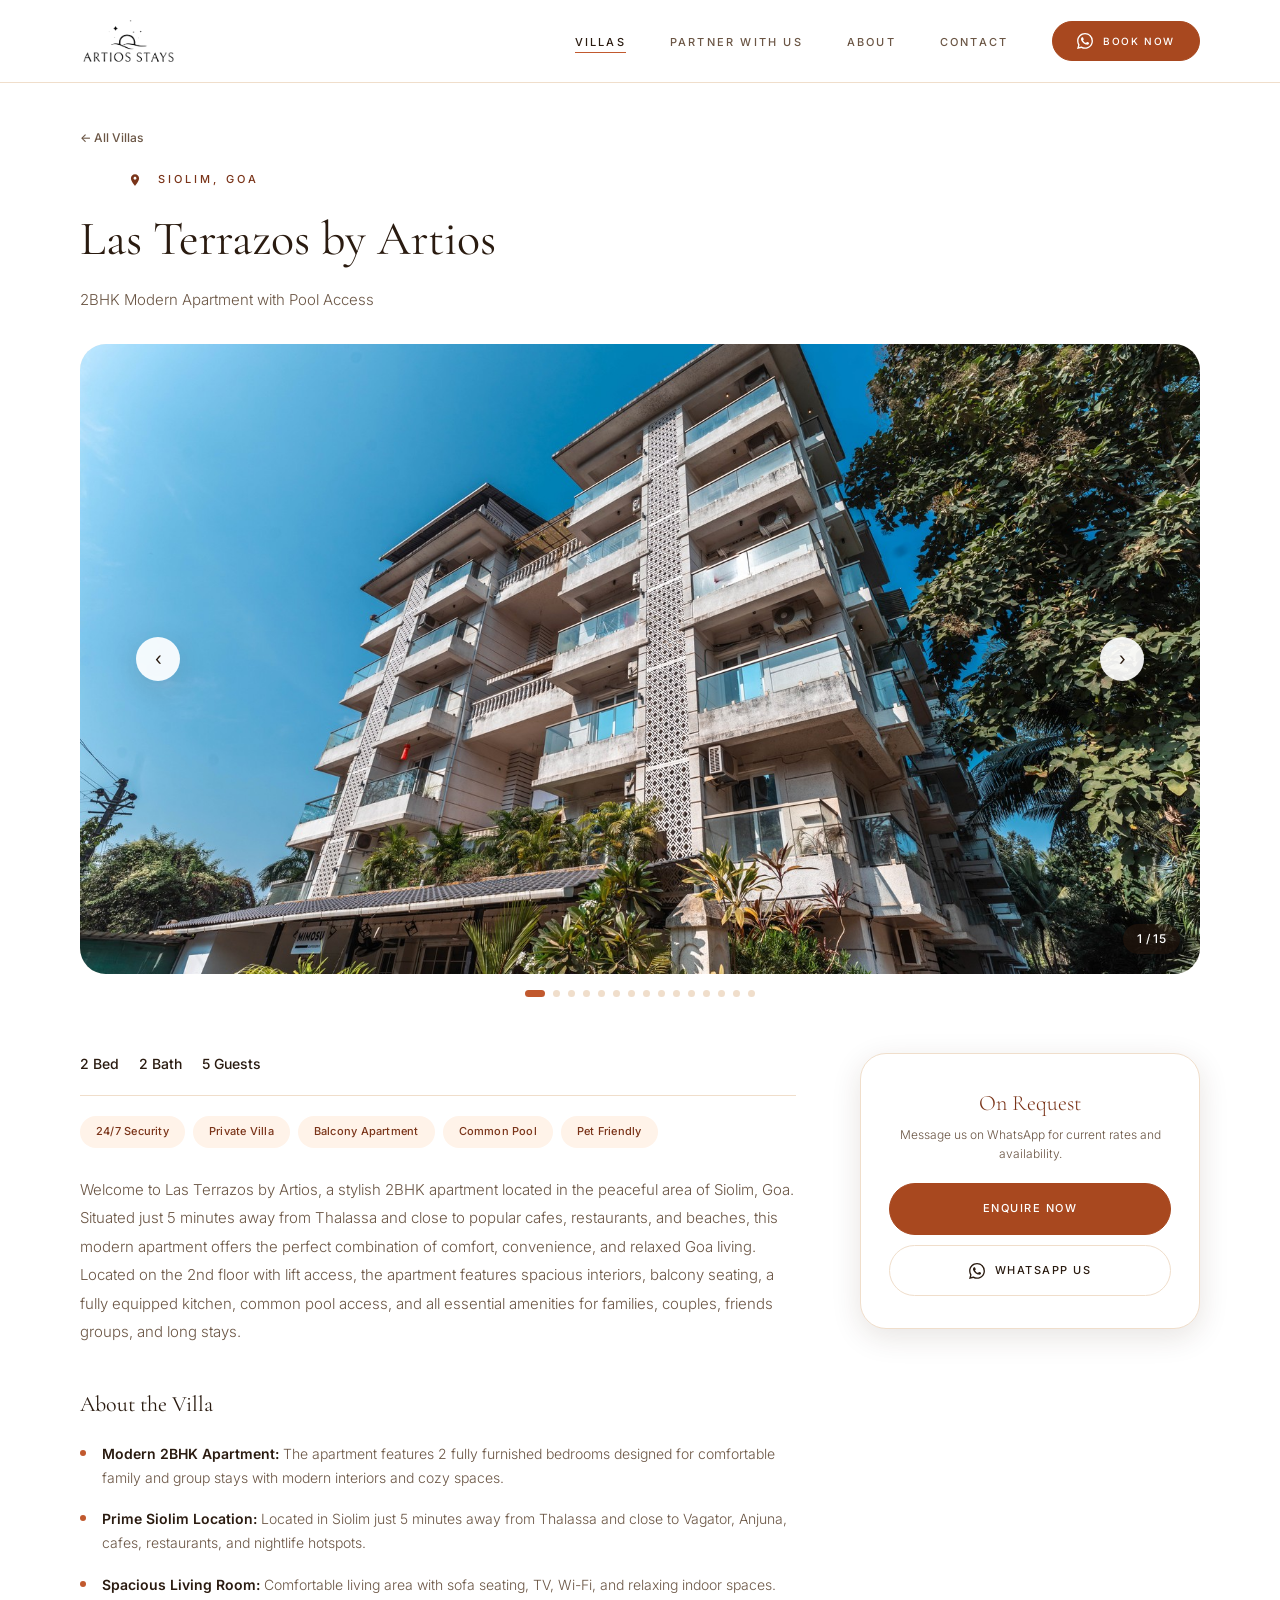
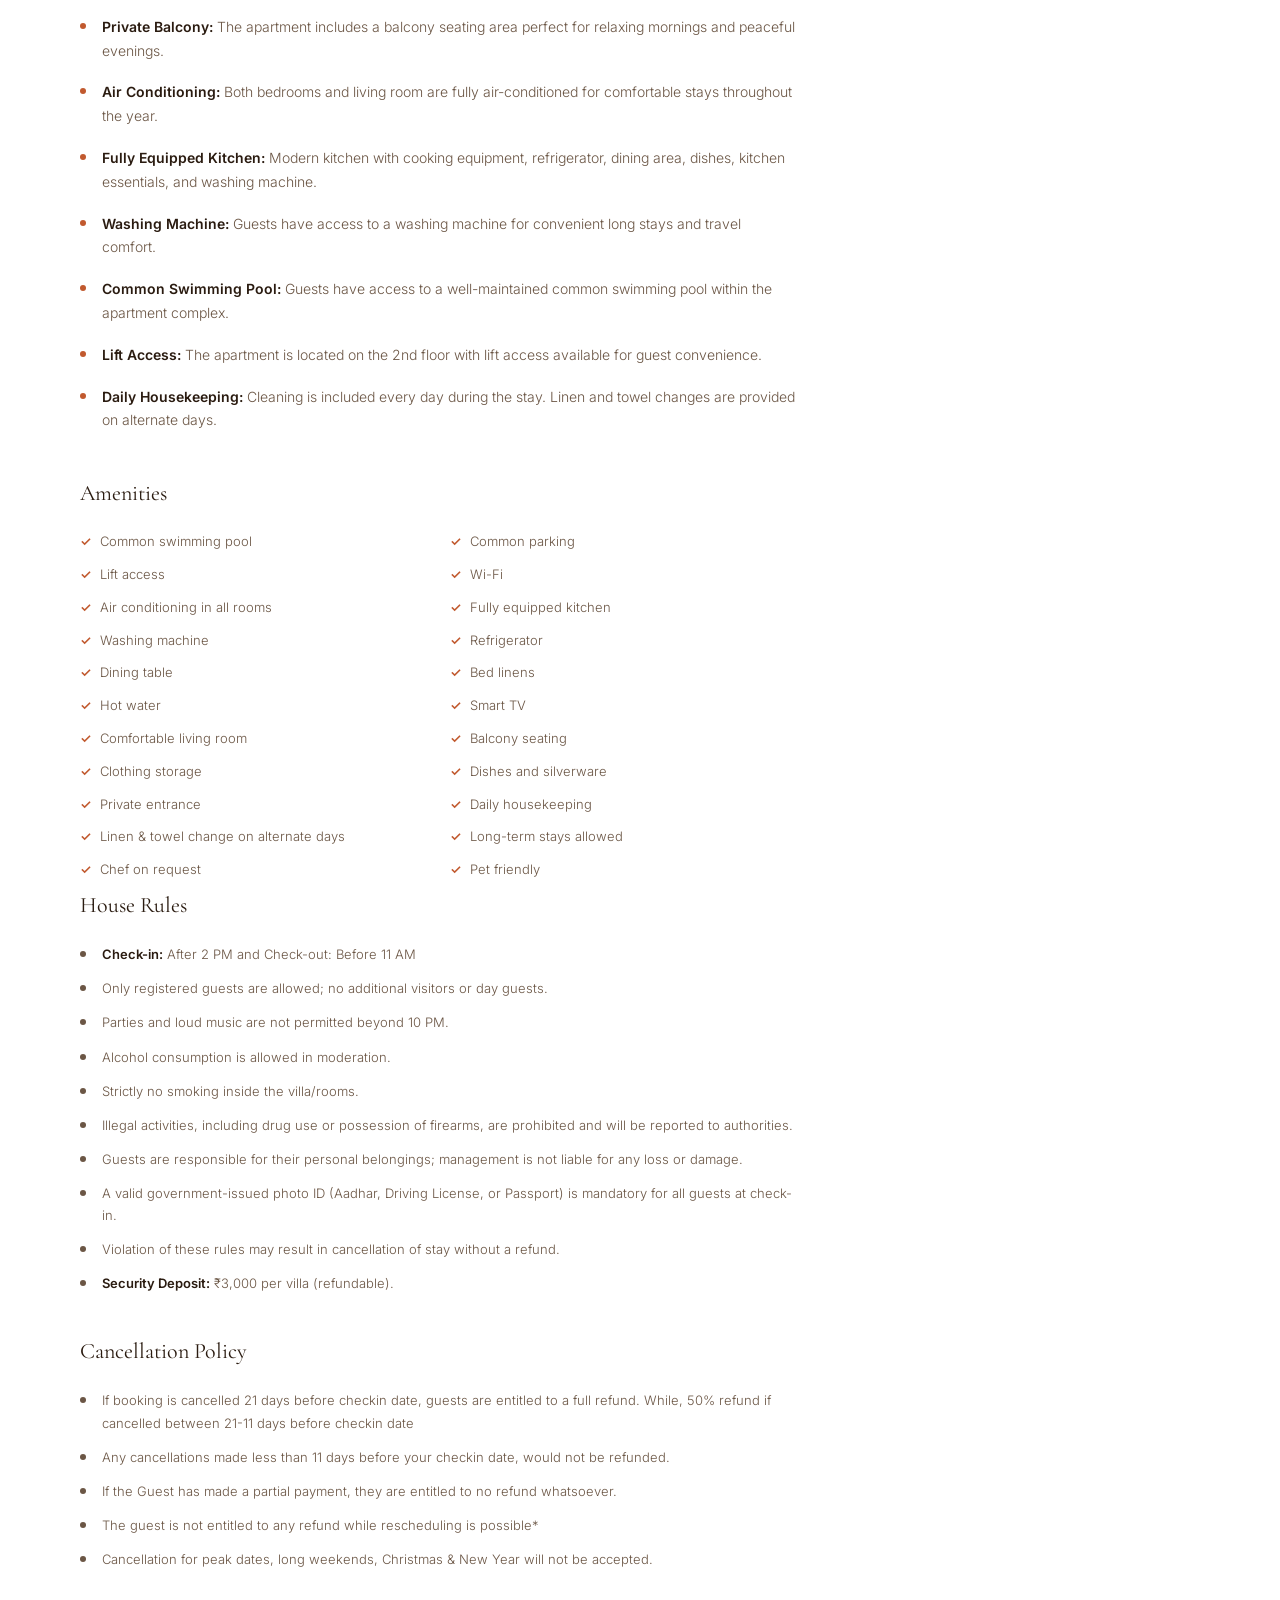
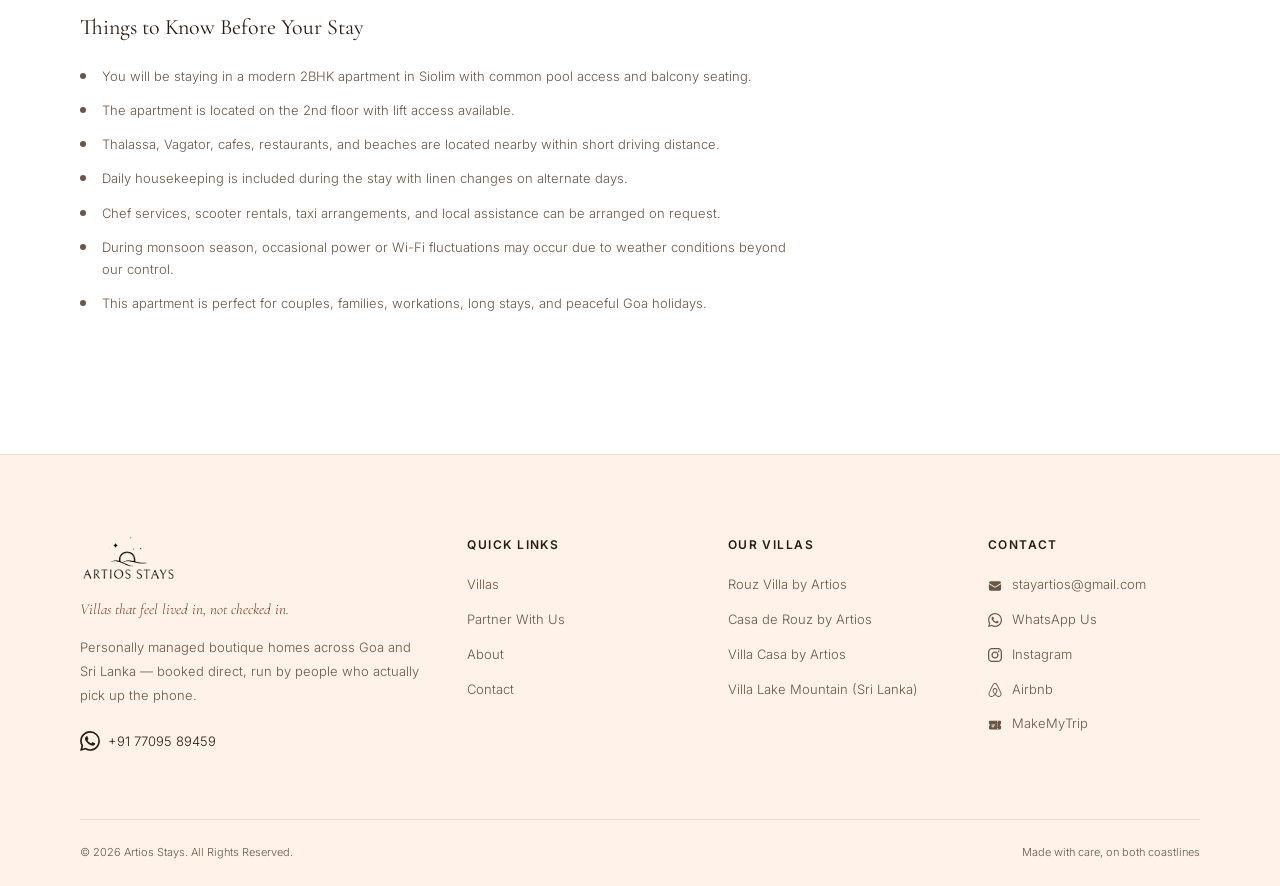
<file: villas/las-terrazos-by-artios.html>
<!DOCTYPE html>
<html lang="en">
<head>
  <meta charset="UTF-8" />
  <meta name="viewport" content="width=device-width, initial-scale=1.0" />
  <title>Las Terrazos by Artios — Artios Stays</title>
  <meta name="description" content="2BHK Modern Apartment with Pool Access in Siolim, Goa. A stylish 2BHK apartment on the 2nd floor with lift access, five minutes from Thalassa — private balcony, full kitchen, and access to a common swimming pool." />
  <meta property="og:title" content="Las Terrazos by Artios — Artios Stays" />
  <meta property="og:description" content="2BHK Modern Apartment with Pool Access" />
  <link rel="preconnect" href="https://fonts.googleapis.com" />
  <link rel="preconnect" href="https://fonts.gstatic.com" crossorigin />
  <link href="https://fonts.googleapis.com/css2?family=Cormorant+Garamond:ital,wght@0,300;0,400;0,500;0,600;1,300;1,400;1,500;1,600&family=Inter:wght@300;400;500;600&display=swap" rel="stylesheet" />
  <link rel="stylesheet" href="../css/style.css" />
</head>
<body>

  <!-- ── Navigation ── -->
  <nav class="nav" id="navbar">
    <div class="nav__container">
      <a href="../index.html" class="nav__logo">
        <img src="../images/logo-black.png" alt="Artios Stays" class="nav__logo-img" />
      </a>
      <ul class="nav__links" id="navLinks">
        <li><a href="../villas.html" class="nav__link active">Villas</a></li>
        <li><a href="../partner-with-us.html" class="nav__link">Partner With Us</a></li>
        <li><a href="../about.html" class="nav__link">About</a></li>
        <li><a href="../contact.html" class="nav__link">Contact</a></li>
        <li>
          <a href="https://wa.me/917709589459" target="_blank" rel="noopener" class="btn btn--gold nav__cta">
            <svg width="16" height="16" viewBox="0 0 24 24" fill="currentColor"><path d="M17.472 14.382c-.297-.149-1.758-.867-2.03-.967-.273-.099-.471-.148-.67.15-.197.297-.767.966-.94 1.164-.173.199-.347.223-.644.075-.297-.15-1.255-.463-2.39-1.475-.883-.788-1.48-1.761-1.653-2.059-.173-.297-.018-.458.13-.606.134-.133.298-.347.446-.52.149-.174.198-.298.298-.497.099-.198.05-.371-.025-.52-.075-.149-.669-1.612-.916-2.207-.242-.579-.487-.5-.669-.51-.173-.008-.371-.01-.57-.01-.198 0-.52.074-.792.372-.272.297-1.04 1.016-1.04 2.479 0 1.462 1.065 2.875 1.213 3.074.149.198 2.096 3.2 5.077 4.487.709.306 1.262.489 1.694.625.712.227 1.36.195 1.871.118.571-.085 1.758-.719 2.006-1.413.248-.694.248-1.289.173-1.413-.074-.124-.272-.198-.57-.347m-5.421 7.403h-.004a9.87 9.87 0 01-5.031-1.378l-.361-.214-3.741.982.998-3.648-.235-.374a9.86 9.86 0 01-1.51-5.26c.001-5.45 4.436-9.884 9.888-9.884 2.64 0 5.122 1.03 6.988 2.898a9.825 9.825 0 012.893 6.994c-.003 5.45-4.437 9.884-9.885 9.884m8.413-18.297A11.815 11.815 0 0012.05 0C5.495 0 .16 5.335.157 11.892c0 2.096.547 4.142 1.588 5.945L.057 24l6.305-1.654a11.882 11.882 0 005.683 1.448h.005c6.554 0 11.89-5.335 11.893-11.893a11.821 11.821 0 00-3.48-8.413z"/></svg>
            Book Now
          </a>
        </li>
      </ul>
      <button class="nav__hamburger" id="hamburger" aria-label="Toggle menu">
        <span></span><span></span><span></span>
      </button>
    </div>
  </nav>

  <main>
  <section class="villa-detail">
    <div class="container">
      <a href="../villas.html" class="villa-detail__back">← All Villas</a>
      <p class="section__eyebrow villa-detail__eyebrow">
        <svg width="14" height="14" viewBox="0 0 24 24" fill="currentColor"><path d="M12 2C8.13 2 5 5.13 5 9c0 5.25 7 13 7 13s7-7.75 7-13c0-3.87-3.13-7-7-7zm0 9.5c-1.38 0-2.5-1.12-2.5-2.5s1.12-2.5 2.5-2.5 2.5 1.12 2.5 2.5-1.12 2.5-2.5 2.5z"/></svg>
        Siolim, Goa
      </p>
      <h1 class="villa-detail__title">Las Terrazos by Artios</h1>
      <p class="villa-detail__tagline">2BHK Modern Apartment with Pool Access</p>
    </div>

    <div class="villa-gallery" data-gallery>
      <div class="villa-gallery__viewport">
        <div class="villa-gallery__track">
        <img src="../images/villas/las-terrazos-by-artios.jpg" alt="Las Terrazos by Artios — photo 1" loading="eager" />
        <img src="../images/villas/las-terrazos-by-artios-2.jpg" alt="Las Terrazos by Artios — photo 2" loading="lazy" />
        <img src="../images/villas/las-terrazos-by-artios-3.jpg" alt="Las Terrazos by Artios — photo 3" loading="lazy" />
        <img src="../images/villas/las-terrazos-by-artios-4.jpg" alt="Las Terrazos by Artios — photo 4" loading="lazy" />
        <img src="../images/villas/las-terrazos-by-artios-5.jpg" alt="Las Terrazos by Artios — photo 5" loading="lazy" />
        <img src="../images/villas/las-terrazos-by-artios-6.jpg" alt="Las Terrazos by Artios — photo 6" loading="lazy" />
        <img src="../images/villas/las-terrazos-by-artios-7.jpg" alt="Las Terrazos by Artios — photo 7" loading="lazy" />
        <img src="../images/villas/las-terrazos-by-artios-8.jpg" alt="Las Terrazos by Artios — photo 8" loading="lazy" />
        <img src="../images/villas/las-terrazos-by-artios-9.jpg" alt="Las Terrazos by Artios — photo 9" loading="lazy" />
        <img src="../images/villas/las-terrazos-by-artios-10.jpg" alt="Las Terrazos by Artios — photo 10" loading="lazy" />
        <img src="../images/villas/las-terrazos-by-artios-11.jpg" alt="Las Terrazos by Artios — photo 11" loading="lazy" />
        <img src="../images/villas/las-terrazos-by-artios-12.jpg" alt="Las Terrazos by Artios — photo 12" loading="lazy" />
        <img src="../images/villas/las-terrazos-by-artios-13.jpg" alt="Las Terrazos by Artios — photo 13" loading="lazy" />
        <img src="../images/villas/las-terrazos-by-artios-14.jpg" alt="Las Terrazos by Artios — photo 14" loading="lazy" />
        <img src="../images/villas/las-terrazos-by-artios-15.jpg" alt="Las Terrazos by Artios — photo 15" loading="lazy" />
        </div>
        <button class="villa-gallery__btn villa-gallery__btn--prev" type="button" aria-label="Previous photo">‹</button>
        <button class="villa-gallery__btn villa-gallery__btn--next" type="button" aria-label="Next photo">›</button>
        <div class="villa-gallery__counter">1 / 15</div>
      </div>
      <div class="villa-gallery__dots"></div>
    </div>

    <div class="container">
      <div class="villa-detail__grid">
        <div class="villa-detail__main">
          <div class="villa-detail__facts">
            <span>2 Bed</span>
            <span>2 Bath</span>
            <span>5 Guests</span>
          </div>
          <div class="villa-detail__tags">
              <span class="villa-detail__tag">24/7 Security</span>
              <span class="villa-detail__tag">Private Villa</span>
              <span class="villa-detail__tag">Balcony Apartment</span>
              <span class="villa-detail__tag">Common Pool</span>
              <span class="villa-detail__tag">Pet Friendly</span>
          </div>
          <p class="villa-detail__desc">Welcome to Las Terrazos by Artios, a stylish 2BHK apartment located in the peaceful area of Siolim, Goa. Situated just 5 minutes away from Thalassa and close to popular cafes, restaurants, and beaches, this modern apartment offers the perfect combination of comfort, convenience, and relaxed Goa living. Located on the 2nd floor with lift access, the apartment features spacious interiors, balcony seating, a fully equipped kitchen, common pool access, and all essential amenities for families, couples, friends groups, and long stays.</p>
          <h2 class="villa-detail__subhead">About the Villa</h2>
          <ul class="villa-detail__bullets">
          <li><strong>Modern 2BHK Apartment:</strong> The apartment features 2 fully furnished bedrooms designed for comfortable family and group stays with modern interiors and cozy spaces.</li>
          <li><strong>Prime Siolim Location:</strong> Located in Siolim just 5 minutes away from Thalassa and close to Vagator, Anjuna, cafes, restaurants, and nightlife hotspots.</li>
          <li><strong>Spacious Living Room:</strong> Comfortable living area with sofa seating, TV, Wi-Fi, and relaxing indoor spaces.</li>
          <li><strong>Private Balcony:</strong> The apartment includes a balcony seating area perfect for relaxing mornings and peaceful evenings.</li>
          <li><strong>Air Conditioning:</strong> Both bedrooms and living room are fully air-conditioned for comfortable stays throughout the year.</li>
          <li><strong>Fully Equipped Kitchen:</strong> Modern kitchen with cooking equipment, refrigerator, dining area, dishes, kitchen essentials, and washing machine.</li>
          <li><strong>Washing Machine:</strong> Guests have access to a washing machine for convenient long stays and travel comfort.</li>
          <li><strong>Common Swimming Pool:</strong> Guests have access to a well-maintained common swimming pool within the apartment complex.</li>
          <li><strong>Lift Access:</strong> The apartment is located on the 2nd floor with lift access available for guest convenience.</li>
          <li><strong>Daily Housekeeping:</strong> Cleaning is included every day during the stay. Linen and towel changes are provided on alternate days.</li>
          </ul>
        <h2 class="villa-detail__subhead">Amenities</h2>
        <ul class="villa-detail__amenities">
          <li>Common swimming pool</li>
          <li>Common parking</li>
          <li>Lift access</li>
          <li>Wi-Fi</li>
          <li>Air conditioning in all rooms</li>
          <li>Fully equipped kitchen</li>
          <li>Washing machine</li>
          <li>Refrigerator</li>
          <li>Dining table</li>
          <li>Bed linens</li>
          <li>Hot water</li>
          <li>Smart TV</li>
          <li>Comfortable living room</li>
          <li>Balcony seating</li>
          <li>Clothing storage</li>
          <li>Dishes and silverware</li>
          <li>Private entrance</li>
          <li>Daily housekeeping</li>
          <li>Linen & towel change on alternate days</li>
          <li>Long-term stays allowed</li>
          <li>Chef on request</li>
          <li>Pet friendly</li>
        </ul>

          <h2 class="villa-detail__subhead">House Rules</h2>
          <ul class="villa-detail__bullets villa-detail__bullets--policy">
          <li><strong>Check-in:</strong> After 2 PM and Check-out: Before 11 AM</li>
          <li>Only registered guests are allowed; no additional visitors or day guests.</li>
          <li>Parties and loud music are not permitted beyond 10 PM.</li>
          <li>Alcohol consumption is allowed in moderation.</li>
          <li>Strictly no smoking inside the villa/rooms.</li>
          <li>Illegal activities, including drug use or possession of firearms, are prohibited and will be reported to authorities.</li>
          <li>Guests are responsible for their personal belongings; management is not liable for any loss or damage.</li>
          <li>A valid government-issued photo ID (Aadhar, Driving License, or Passport) is mandatory for all guests at check-in.</li>
          <li>Violation of these rules may result in cancellation of stay without a refund.</li>
          <li><strong>Security Deposit:</strong> ₹3,000 per villa (refundable).</li>
          </ul>

          <h2 class="villa-detail__subhead">Cancellation Policy</h2>
          <ul class="villa-detail__bullets villa-detail__bullets--policy">
          <li>If booking is cancelled 21 days before checkin date, guests are entitled to a full refund. While, 50% refund if cancelled between 21-11 days before checkin date</li>
          <li>Any cancellations made less than 11 days before your checkin date, would not be refunded.</li>
          <li>If the Guest has made a partial payment, they are entitled to no refund whatsoever.</li>
          <li>The guest is not entitled to any refund while rescheduling is possible*</li>
          <li>Cancellation for peak dates, long weekends, Christmas & New Year will not be accepted.</li>
          </ul>

          <h2 class="villa-detail__subhead">Things to Know Before Your Stay</h2>
          <ul class="villa-detail__bullets villa-detail__bullets--policy">
          <li>You will be staying in a modern 2BHK apartment in Siolim with common pool access and balcony seating.</li>
          <li>The apartment is located on the 2nd floor with lift access available.</li>
          <li>Thalassa, Vagator, cafes, restaurants, and beaches are located nearby within short driving distance.</li>
          <li>Daily housekeeping is included during the stay with linen changes on alternate days.</li>
          <li>Chef services, scooter rentals, taxi arrangements, and local assistance can be arranged on request.</li>
          <li>During monsoon season, occasional power or Wi-Fi fluctuations may occur due to weather conditions beyond our control.</li>
          <li>This apartment is perfect for couples, families, workations, long stays, and peaceful Goa holidays.</li>
          </ul>
        </div>
        <aside class="villa-detail__aside">
          <div class="villa-detail__card">
            <p class="villa-detail__card-price">On Request</p>
            <p class="villa-detail__card-note">Message us on WhatsApp for current rates and availability.</p>
            <a href="https://wa.me/917709589459?text=Hi%2C%20I%27m%20interested%20in%20Las%20Terrazos%20by%20Artios" target="_blank" rel="noopener" class="btn btn--gold">Enquire Now</a>
            <a href="https://wa.me/917709589459" target="_blank" rel="noopener" class="btn btn--cream">
              <svg width="16" height="16" viewBox="0 0 24 24" fill="currentColor"><path d="M17.472 14.382c-.297-.149-1.758-.867-2.03-.967-.273-.099-.471-.148-.67.15-.197.297-.767.966-.94 1.164-.173.199-.347.223-.644.075-.297-.15-1.255-.463-2.39-1.475-.883-.788-1.48-1.761-1.653-2.059-.173-.297-.018-.458.13-.606.134-.133.298-.347.446-.52.149-.174.198-.298.298-.497.099-.198.05-.371-.025-.52-.075-.149-.669-1.612-.916-2.207-.242-.579-.487-.5-.669-.51-.173-.008-.371-.01-.57-.01-.198 0-.52.074-.792.372-.272.297-1.04 1.016-1.04 2.479 0 1.462 1.065 2.875 1.213 3.074.149.198 2.096 3.2 5.077 4.487.709.306 1.262.489 1.694.625.712.227 1.36.195 1.871.118.571-.085 1.758-.719 2.006-1.413.248-.694.248-1.289.173-1.413-.074-.124-.272-.198-.57-.347m-5.421 7.403h-.004a9.87 9.87 0 01-5.031-1.378l-.361-.214-3.741.982.998-3.648-.235-.374a9.86 9.86 0 01-1.51-5.26c.001-5.45 4.436-9.884 9.888-9.884 2.64 0 5.122 1.03 6.988 2.898a9.825 9.825 0 012.893 6.994c-.003 5.45-4.437 9.884-9.885 9.884m8.413-18.297A11.815 11.815 0 0012.05 0C5.495 0 .16 5.335.157 11.892c0 2.096.547 4.142 1.588 5.945L.057 24l6.305-1.654a11.882 11.882 0 005.683 1.448h.005c6.554 0 11.89-5.335 11.893-11.893a11.821 11.821 0 00-3.48-8.413z"/></svg>
              WhatsApp Us
            </a>
          </div>
        </aside>
      </div>
    </div>
  </section>
  </main>

  <!-- ── Footer ── -->
  <footer class="footer">
    <div class="container">
      <div class="footer__grid">
        <div class="footer__brand">
          <div class="footer__logo">
            <img src="../images/logo-black.png" alt="Artios Stays" class="footer__logo-img" />
          </div>
          <p class="footer__tagline">Villas that feel lived in, not checked in.</p>
          <p class="footer__desc">Personally managed boutique homes across Goa and Sri Lanka — booked direct, run by people who actually pick up the phone.</p>
          <a href="https://wa.me/917709589459" target="_blank" rel="noopener" class="footer__whatsapp">
            <svg width="20" height="20" viewBox="0 0 24 24" fill="currentColor"><path d="M17.472 14.382c-.297-.149-1.758-.867-2.03-.967-.273-.099-.471-.148-.67.15-.197.297-.767.966-.94 1.164-.173.199-.347.223-.644.075-.297-.15-1.255-.463-2.39-1.475-.883-.788-1.48-1.761-1.653-2.059-.173-.297-.018-.458.13-.606.134-.133.298-.347.446-.52.149-.174.198-.298.298-.497.099-.198.05-.371-.025-.52-.075-.149-.669-1.612-.916-2.207-.242-.579-.487-.5-.669-.51-.173-.008-.371-.01-.57-.01-.198 0-.52.074-.792.372-.272.297-1.04 1.016-1.04 2.479 0 1.462 1.065 2.875 1.213 3.074.149.198 2.096 3.2 5.077 4.487.709.306 1.262.489 1.694.625.712.227 1.36.195 1.871.118.571-.085 1.758-.719 2.006-1.413.248-.694.248-1.289.173-1.413-.074-.124-.272-.198-.57-.347m-5.421 7.403h-.004a9.87 9.87 0 01-5.031-1.378l-.361-.214-3.741.982.998-3.648-.235-.374a9.86 9.86 0 01-1.51-5.26c.001-5.45 4.436-9.884 9.888-9.884 2.64 0 5.122 1.03 6.988 2.898a9.825 9.825 0 012.893 6.994c-.003 5.45-4.437 9.884-9.885 9.884m8.413-18.297A11.815 11.815 0 0012.05 0C5.495 0 .16 5.335.157 11.892c0 2.096.547 4.142 1.588 5.945L.057 24l6.305-1.654a11.882 11.882 0 005.683 1.448h.005c6.554 0 11.89-5.335 11.893-11.893a11.821 11.821 0 00-3.48-8.413z"/></svg>
            +91 77095 89459
          </a>
        </div>
        <div class="footer__col">
          <h3 class="footer__heading">Quick Links</h3>
          <ul class="footer__links">
            <li><a href="../villas.html">Villas</a></li>
            <li><a href="../partner-with-us.html">Partner With Us</a></li>
            <li><a href="../about.html">About</a></li>
            <li><a href="../contact.html">Contact</a></li>
          </ul>
        </div>
        <div class="footer__col">
          <h3 class="footer__heading">Our Villas</h3>
          <ul class="footer__links">
            <li><a href="https://wa.me/917709589459?text=Rouz%20Villa%20by%20Artios%20enquiry" target="_blank" rel="noopener">Rouz Villa by Artios</a></li>
            <li><a href="https://wa.me/917709589459?text=Casa%20de%20Rouz%20by%20Artios%20enquiry" target="_blank" rel="noopener">Casa de Rouz by Artios</a></li>
            <li><a href="https://wa.me/917709589459?text=Villa%20Casa%20by%20Artios%20enquiry" target="_blank" rel="noopener">Villa Casa by Artios</a></li>
            <li><a href="../villas.html#sri-lanka">Villa Lake Mountain (Sri Lanka)</a></li>
          </ul>
        </div>
        <div class="footer__col">
          <h3 class="footer__heading">Contact</h3>
          <ul class="footer__links">
            <li>
              <a href="mailto:stayartios@gmail.com">
                <svg width="14" height="14" viewBox="0 0 24 24" fill="currentColor" style="vertical-align:middle;margin-right:6px"><path d="M1.5 8.67v8.58a3 3 0 0 0 3 3h15a3 3 0 0 0 3-3V8.67l-8.928 5.493a3 3 0 0 1-3.144 0L1.5 8.67Z"/><path d="M22.5 6.908V6.75a3 3 0 0 0-3-3h-15a3 3 0 0 0-3 3v.158l9.714 5.978a1.5 1.5 0 0 0 1.572 0L22.5 6.908Z"/></svg>
                stayartios@gmail.com
              </a>
            </li>
            <li>
              <a href="https://wa.me/917709589459" target="_blank" rel="noopener">
                <svg width="14" height="14" viewBox="0 0 24 24" fill="currentColor" style="vertical-align:middle;margin-right:6px"><path d="M17.472 14.382c-.297-.149-1.758-.867-2.03-.967-.273-.099-.471-.148-.67.15-.197.297-.767.966-.94 1.164-.173.199-.347.223-.644.075-.297-.15-1.255-.463-2.39-1.475-.883-.788-1.48-1.761-1.653-2.059-.173-.297-.018-.458.13-.606.134-.133.298-.347.446-.52.149-.174.198-.298.298-.497.099-.198.05-.371-.025-.52-.075-.149-.669-1.612-.916-2.207-.242-.579-.487-.5-.669-.51-.173-.008-.371-.01-.57-.01-.198 0-.52.074-.792.372-.272.297-1.04 1.016-1.04 2.479 0 1.462 1.065 2.875 1.213 3.074.149.198 2.096 3.2 5.077 4.487.709.306 1.262.489 1.694.625.712.227 1.36.195 1.871.118.571-.085 1.758-.719 2.006-1.413.248-.694.248-1.289.173-1.413-.074-.124-.272-.198-.57-.347m-5.421 7.403h-.004a9.87 9.87 0 01-5.031-1.378l-.361-.214-3.741.982.998-3.648-.235-.374a9.86 9.86 0 01-1.51-5.26c.001-5.45 4.436-9.884 9.888-9.884 2.64 0 5.122 1.03 6.988 2.898a9.825 9.825 0 012.893 6.994c-.003 5.45-4.437 9.884-9.885 9.884m8.413-18.297A11.815 11.815 0 0012.05 0C5.495 0 .16 5.335.157 11.892c0 2.096.547 4.142 1.588 5.945L.057 24l6.305-1.654a11.882 11.882 0 005.683 1.448h.005c6.554 0 11.89-5.335 11.893-11.893a11.821 11.821 0 00-3.48-8.413z"/></svg>
                WhatsApp Us
              </a>
            </li>
            <li>
              <a href="https://www.instagram.com/artiosstays?igsi=eGt3amtibHN1MGs1" target="_blank" rel="noopener">
                <svg width="14" height="14" viewBox="0 0 24 24" fill="currentColor" style="vertical-align:middle;margin-right:6px"><path d="M7.0301.084c-1.2768.0602-2.1487.264-2.911.5634-.7888.3075-1.4575.72-2.1228 1.3877-.6652.6677-1.075 1.3368-1.3802 2.127-.2954.7638-.4956 1.6365-.552 2.914-.0564 1.2775-.0689 1.6882-.0626 4.947.0062 3.2586.0206 3.6671.0825 4.9473.061 1.2765.264 2.1482.5635 2.9107.308.7889.72 1.4573 1.388 2.1228.6679.6655 1.3365 1.0743 2.1285 1.38.7632.295 1.6361.4961 2.9134.552 1.2773.056 1.6884.069 4.9462.0627 3.2578-.0062 3.668-.0207 4.9478-.0814 1.28-.0607 2.147-.2652 2.9098-.5633.7889-.3086 1.4578-.72 2.1228-1.3881.665-.6682 1.0745-1.3378 1.3795-2.1284.2957-.7632.4966-1.636.552-2.9124.056-1.2809.0692-1.6898.063-4.948-.0063-3.2583-.021-3.6668-.0817-4.9465-.0607-1.2797-.264-2.1487-.5633-2.9117-.3084-.7889-.72-1.4568-1.3876-2.1228C21.2982 1.33 20.628.9208 19.8378.6165 19.074.321 18.2017.1197 16.9244.0645 15.6471.0093 15.236-.005 11.977.0014 8.718.0076 8.31.0215 7.0301.0839m.1402 21.6932c-1.17-.0509-1.8053-.2453-2.2287-.408-.5606-.216-.96-.4771-1.3819-.895-.422-.4178-.6811-.8186-.9-1.378-.1644-.4234-.3624-1.058-.4171-2.228-.0595-1.2645-.072-1.6442-.079-4.848-.007-3.2037.0053-3.583.0607-4.848.05-1.169.2456-1.805.408-2.2282.216-.5613.4762-.96.895-1.3816.4188-.4217.8184-.6814 1.3783-.9003.423-.1651 1.0575-.3614 2.227-.4171 1.2655-.06 1.6447-.072 4.848-.079 3.2033-.007 3.5835.005 4.8495.0608 1.169.0508 1.8053.2445 2.228.408.5608.216.96.4754 1.3816.895.4217.4194.6816.8176.9005 1.3787.1653.4217.3617 1.056.4169 2.2263.0602 1.2655.0739 1.645.0796 4.848.0058 3.203-.0055 3.5834-.061 4.848-.051 1.17-.245 1.8055-.408 2.2294-.216.5604-.4763.96-.8954 1.3814-.419.4215-.8181.6811-1.3783.9-.4224.1649-1.0577.3617-2.2262.4174-1.2656.0595-1.6448.072-4.8493.079-3.2045.007-3.5825-.006-4.848-.0608M16.953 5.5864A1.44 1.44 0 1 0 18.39 4.144a1.44 1.44 0 0 0-1.437 1.4424M5.8385 12.012c.0067 3.4032 2.7706 6.1557 6.173 6.1493 3.4026-.0065 6.157-2.7701 6.1506-6.1733-.0065-3.4032-2.771-6.1565-6.174-6.1498-3.403.0067-6.156 2.771-6.1496 6.1738M8 12.0077a4 4 0 1 1 4.008 3.9921A3.9996 3.9996 0 0 1 8 12.0077"/></svg>
                Instagram
              </a>
            </li>
            <li>
              <a href="https://www.airbnb.co.uk/rooms/1516764955832490836?unique_share_id=2057a000-b1b3-403f-a3a6-4c23b1572ab3&amp;viralityEntryPoint=1&amp;s=76" target="_blank" rel="noopener">
                <svg width="14" height="14" viewBox="0 0 24 24" fill="currentColor" style="vertical-align:middle;margin-right:6px"><path d="M12.001 18.275c-1.353-1.697-2.148-3.184-2.413-4.457-.263-1.027-.16-1.848.291-2.465.477-.71 1.188-1.056 2.121-1.056s1.643.345 2.12 1.063c.446.61.558 1.432.286 2.465-.291 1.298-1.085 2.785-2.412 4.458zm9.601 1.14c-.185 1.246-1.034 2.28-2.2 2.783-2.253.98-4.483-.583-6.392-2.704 3.157-3.951 3.74-7.028 2.385-9.018-.795-1.14-1.933-1.695-3.394-1.695-2.944 0-4.563 2.49-3.927 5.382.37 1.565 1.352 3.343 2.917 5.332-.98 1.085-1.91 1.856-2.732 2.333-.636.344-1.245.558-1.828.609-2.679.399-4.778-2.2-3.825-4.88.132-.345.395-.98.845-1.961l.025-.053c1.464-3.178 3.242-6.79 5.285-10.795l.053-.132.58-1.116c.45-.822.635-1.19 1.351-1.643.346-.21.77-.315 1.246-.315.954 0 1.698.558 2.016 1.007.158.239.345.557.582.953l.558 1.089.08.159c2.041 4.004 3.821 7.608 5.279 10.794l.026.025.533 1.22.318.764c.243.613.294 1.222.213 1.858zm1.22-2.39c-.186-.583-.505-1.271-.9-2.094v-.03c-1.889-4.006-3.642-7.608-5.307-10.844l-.111-.163C15.317 1.461 14.468 0 12.001 0c-2.44 0-3.476 1.695-4.535 3.898l-.081.16c-1.669 3.236-3.421 6.843-5.303 10.847v.053l-.559 1.22c-.21.504-.317.768-.345.847C-.172 20.74 2.611 24 5.98 24c.027 0 .132 0 .265-.027h.372c1.75-.213 3.554-1.325 5.384-3.317 1.829 1.989 3.635 3.104 5.382 3.317h.372c.133.027.239.027.265.027 3.37.003 6.152-3.261 4.802-6.975z"/></svg>
                Airbnb
              </a>
            </li>
            <li>
              <a href="https://www.makemytrip.com/hotels/villa_rouz_pool_jaccuzi_cook_4_min_to_beach_garden-details-goa.html" target="_blank" rel="noopener">
                <svg width="14" height="14" viewBox="0 0 24 24" fill="currentColor" style="vertical-align:middle;margin-right:6px"><path fill-rule="evenodd" clip-rule="evenodd" d="M1.5 6.375c0-1.036.84-1.875 1.875-1.875h17.25c1.035 0 1.875.84 1.875 1.875v3.026a.75.75 0 0 1-.375.65 2.249 2.249 0 0 0 0 3.898.75.75 0 0 1 .375.65v3.026c0 1.035-.84 1.875-1.875 1.875H3.375A1.875 1.875 0 0 1 1.5 17.625v-3.026a.75.75 0 0 1 .374-.65 2.249 2.249 0 0 0 0-3.898.75.75 0 0 1-.374-.65V6.375Zm15-1.125a.75.75 0 0 1 .75.75v.75a.75.75 0 0 1-1.5 0V6a.75.75 0 0 1 .75-.75Zm.75 4.5a.75.75 0 0 0-1.5 0v.75a.75.75 0 0 0 1.5 0v-.75Zm-.75 3a.75.75 0 0 1 .75.75v.75a.75.75 0 0 1-1.5 0v-.75a.75.75 0 0 1 .75-.75Zm.75 4.5a.75.75 0 0 0-1.5 0V18a.75.75 0 0 0 1.5 0v-.75ZM6 12a.75.75 0 0 1 .75-.75H12a.75.75 0 0 1 0 1.5H6.75A.75.75 0 0 1 6 12Zm.75 2.25a.75.75 0 0 0 0 1.5h3a.75.75 0 0 0 0-1.5h-3Z"/></svg>
                MakeMyTrip
              </a>
            </li>
          </ul>
        </div>
      </div>
      <div class="footer__bottom">
        <p>&copy; 2026 Artios Stays. All Rights Reserved.</p>
        <p>Made with care, on both coastlines</p>
      </div>
    </div>
  </footer>

  <script src="../js/main.js"></script>
</body>
</html>
</file>
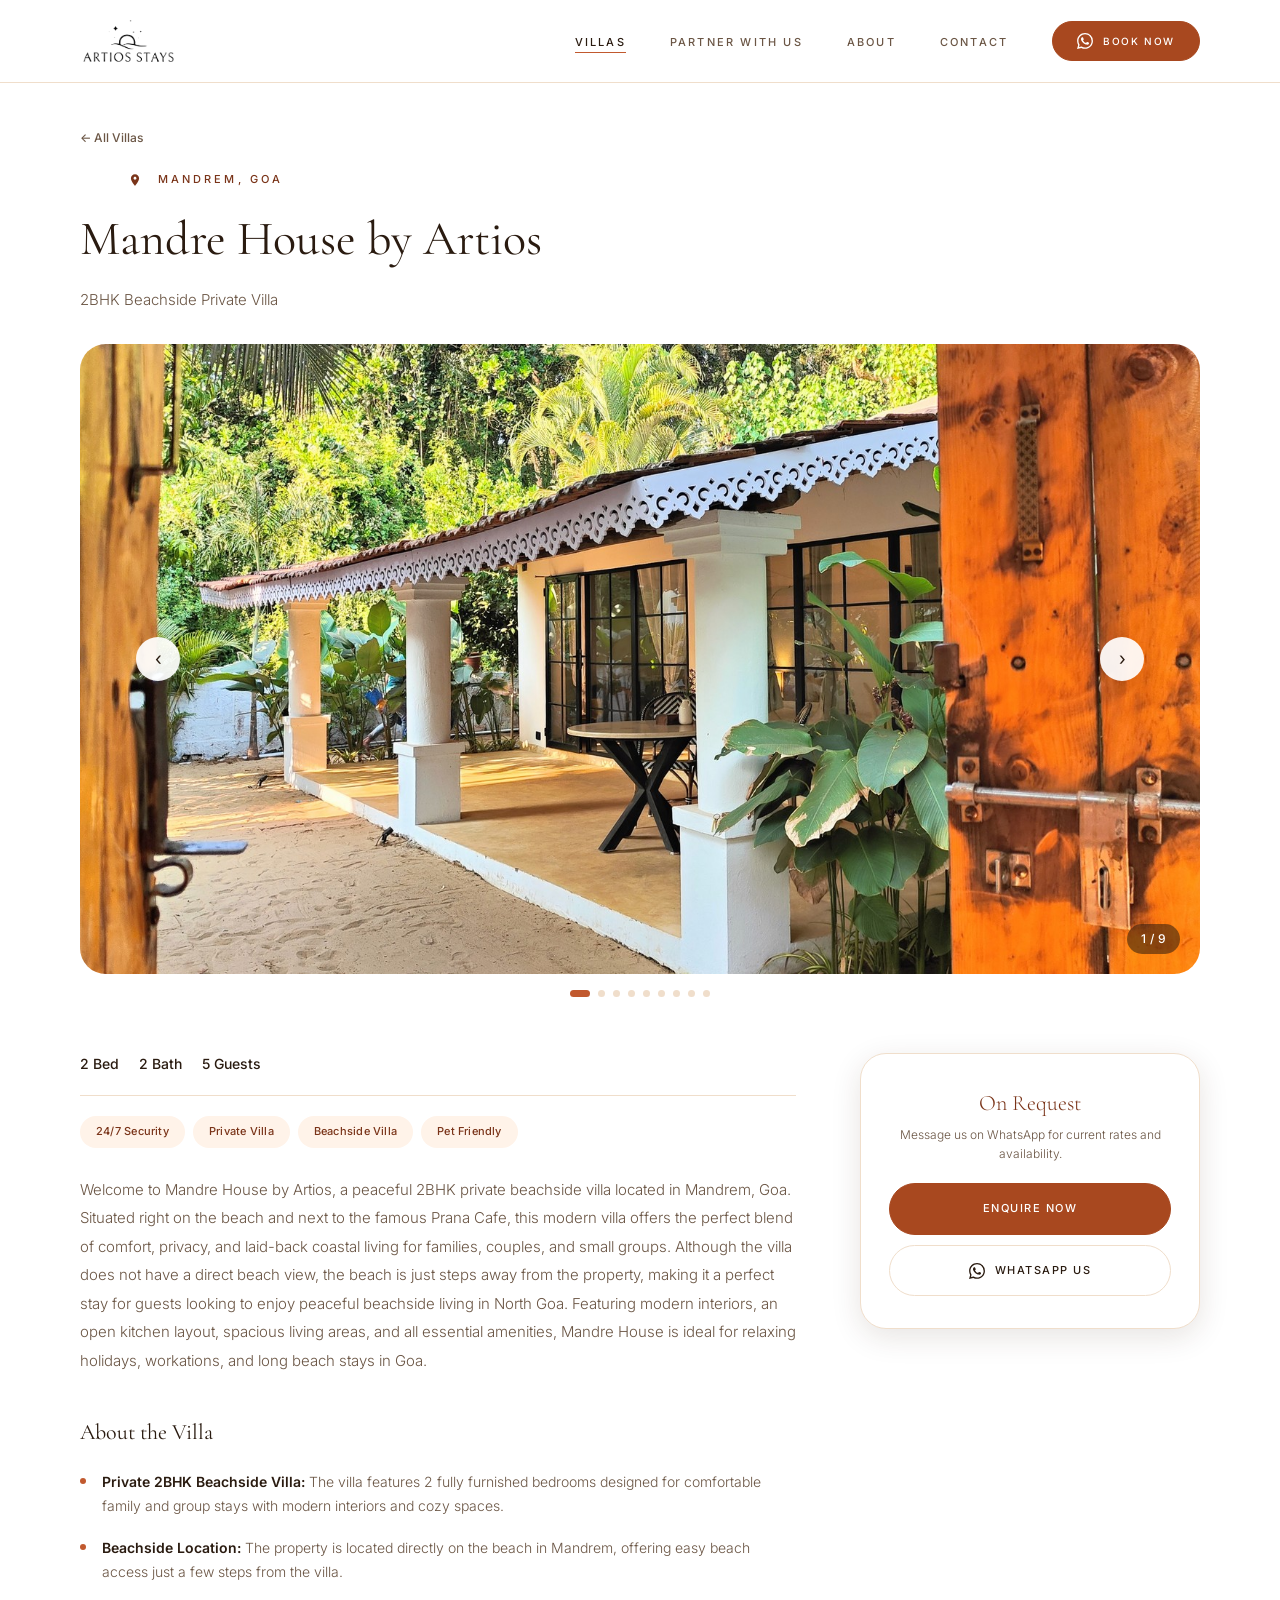
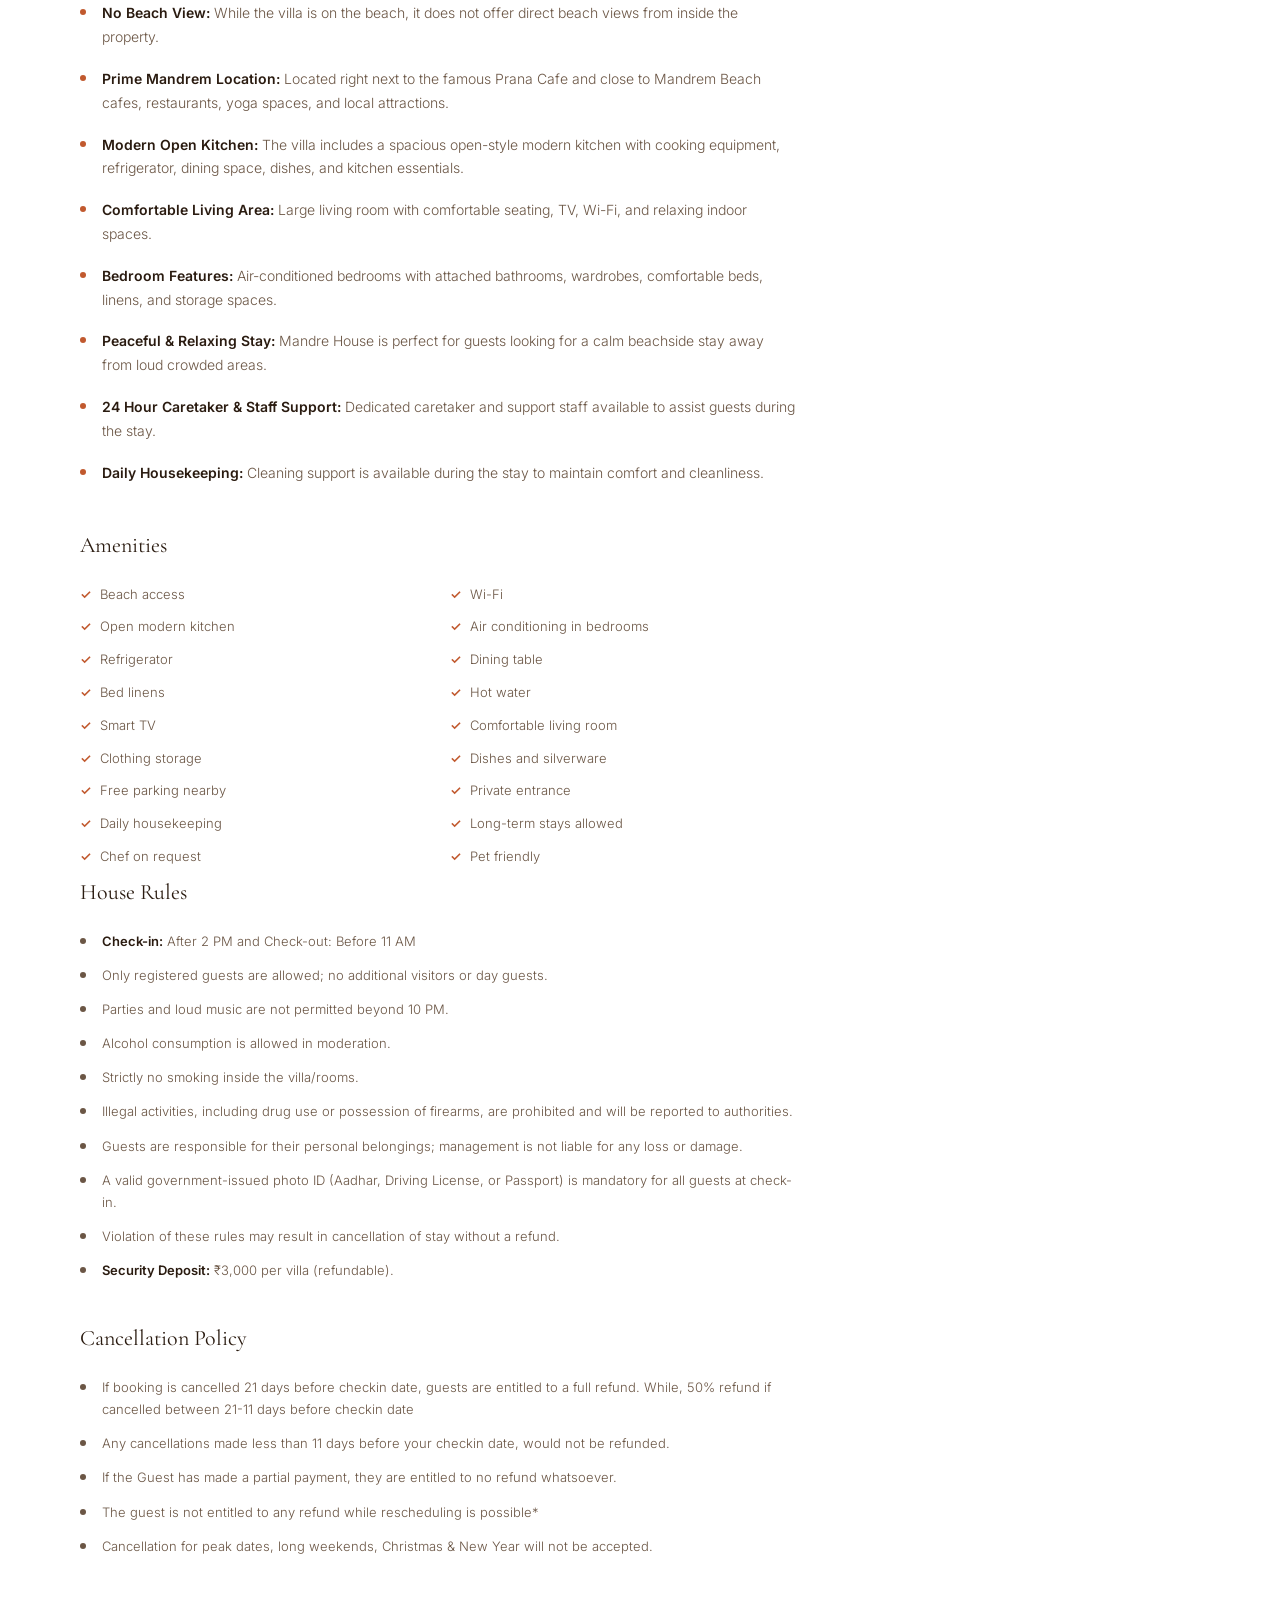
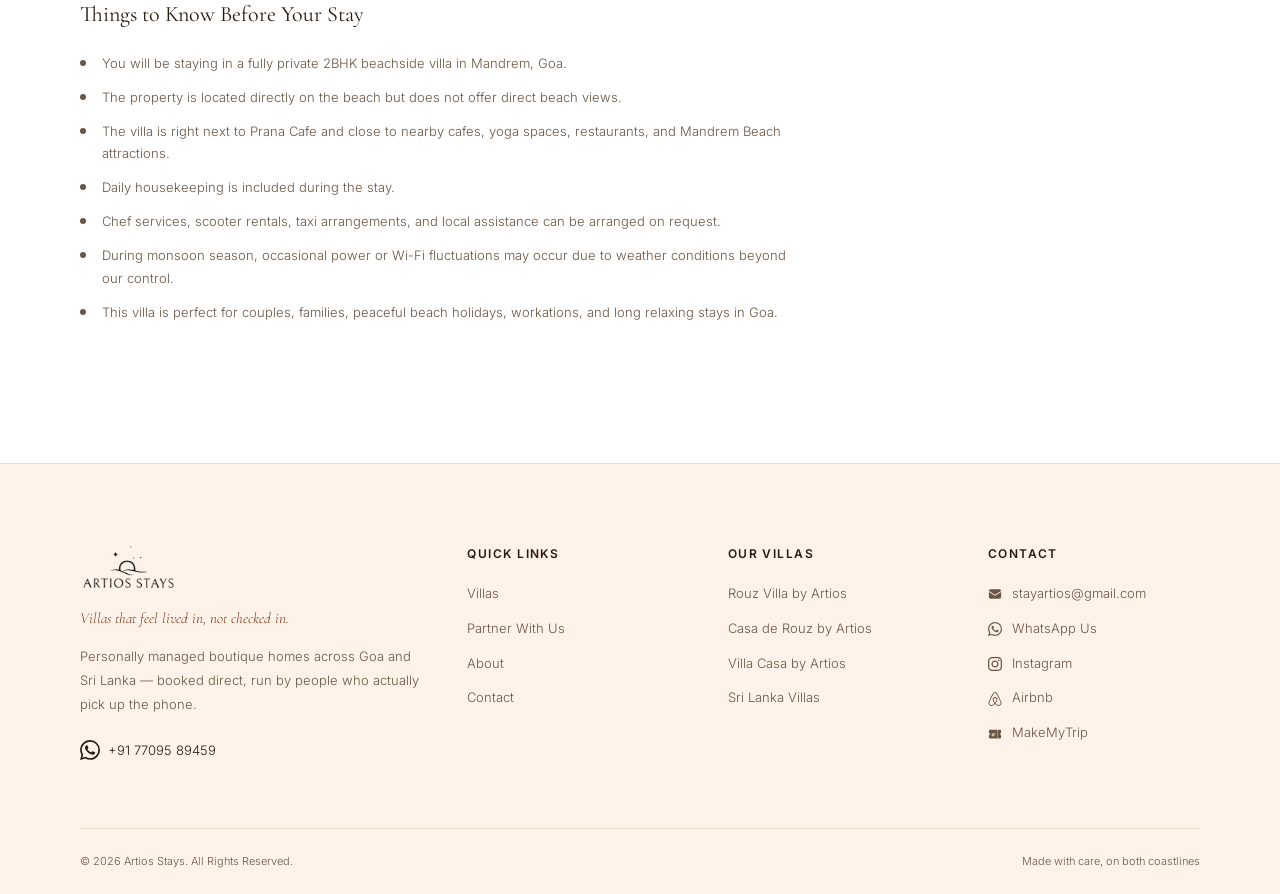
<file: villas/mandre-house-by-artios.html>
<!DOCTYPE html>
<html lang="en">
<head>
  <meta charset="UTF-8" />
  <meta name="viewport" content="width=device-width, initial-scale=1.0" />
  <title>Mandre House by Artios — Artios Stays</title>
  <meta name="description" content="2BHK Beachside Private Villa in Mandrem, Goa. A peaceful 2BHK beachside villa next to Prana Cafe in Mandrem — the beach is a few steps away, with modern interiors and an open kitchen for laid-back coastal living." />
  <meta property="og:title" content="Mandre House by Artios — Artios Stays" />
  <meta property="og:description" content="2BHK Beachside Private Villa" />
  <link rel="preconnect" href="https://fonts.googleapis.com" />
  <link rel="preconnect" href="https://fonts.gstatic.com" crossorigin />
  <link href="https://fonts.googleapis.com/css2?family=Cormorant+Garamond:ital,wght@0,300;0,400;0,500;0,600;1,300;1,400;1,500;1,600&family=Inter:wght@300;400;500;600&display=swap" rel="stylesheet" />
  <link rel="stylesheet" href="../css/style.css" />
</head>
<body>

  <!-- ── Navigation ── -->
  <nav class="nav" id="navbar">
    <div class="nav__container">
      <a href="../index.html" class="nav__logo">
        <img src="../images/logo-black.png" alt="Artios Stays" class="nav__logo-img" />
      </a>
      <ul class="nav__links" id="navLinks">
        <li><a href="../villas.html" class="nav__link active">Villas</a></li>
        <li><a href="../partner-with-us.html" class="nav__link">Partner With Us</a></li>
        <li><a href="../about.html" class="nav__link">About</a></li>
        <li><a href="../contact.html" class="nav__link">Contact</a></li>
        <li>
          <a href="https://wa.me/917709589459" target="_blank" rel="noopener" class="btn btn--gold nav__cta">
            <svg width="16" height="16" viewBox="0 0 24 24" fill="currentColor"><path d="M17.472 14.382c-.297-.149-1.758-.867-2.03-.967-.273-.099-.471-.148-.67.15-.197.297-.767.966-.94 1.164-.173.199-.347.223-.644.075-.297-.15-1.255-.463-2.39-1.475-.883-.788-1.48-1.761-1.653-2.059-.173-.297-.018-.458.13-.606.134-.133.298-.347.446-.52.149-.174.198-.298.298-.497.099-.198.05-.371-.025-.52-.075-.149-.669-1.612-.916-2.207-.242-.579-.487-.5-.669-.51-.173-.008-.371-.01-.57-.01-.198 0-.52.074-.792.372-.272.297-1.04 1.016-1.04 2.479 0 1.462 1.065 2.875 1.213 3.074.149.198 2.096 3.2 5.077 4.487.709.306 1.262.489 1.694.625.712.227 1.36.195 1.871.118.571-.085 1.758-.719 2.006-1.413.248-.694.248-1.289.173-1.413-.074-.124-.272-.198-.57-.347m-5.421 7.403h-.004a9.87 9.87 0 01-5.031-1.378l-.361-.214-3.741.982.998-3.648-.235-.374a9.86 9.86 0 01-1.51-5.26c.001-5.45 4.436-9.884 9.888-9.884 2.64 0 5.122 1.03 6.988 2.898a9.825 9.825 0 012.893 6.994c-.003 5.45-4.437 9.884-9.885 9.884m8.413-18.297A11.815 11.815 0 0012.05 0C5.495 0 .16 5.335.157 11.892c0 2.096.547 4.142 1.588 5.945L.057 24l6.305-1.654a11.882 11.882 0 005.683 1.448h.005c6.554 0 11.89-5.335 11.893-11.893a11.821 11.821 0 00-3.48-8.413z"/></svg>
            Book Now
          </a>
        </li>
      </ul>
      <button class="nav__hamburger" id="hamburger" aria-label="Toggle menu">
        <span></span><span></span><span></span>
      </button>
    </div>
  </nav>

  <main>
  <section class="villa-detail">
    <div class="container">
      <a href="../villas.html" class="villa-detail__back">← All Villas</a>
      <p class="section__eyebrow villa-detail__eyebrow">
        <svg width="14" height="14" viewBox="0 0 24 24" fill="currentColor"><path d="M12 2C8.13 2 5 5.13 5 9c0 5.25 7 13 7 13s7-7.75 7-13c0-3.87-3.13-7-7-7zm0 9.5c-1.38 0-2.5-1.12-2.5-2.5s1.12-2.5 2.5-2.5 2.5 1.12 2.5 2.5-1.12 2.5-2.5 2.5z"/></svg>
        Mandrem, Goa
      </p>
      <h1 class="villa-detail__title">Mandre House by Artios</h1>
      <p class="villa-detail__tagline">2BHK Beachside Private Villa</p>
    </div>

    <div class="villa-gallery" data-gallery>
      <div class="villa-gallery__viewport">
        <div class="villa-gallery__track">
        <img src="../images/villas/mandre-house-by-artios.jpg" alt="Mandre House by Artios — photo 1" loading="eager" />
        <img src="../images/villas/mandre-house-by-artios-2.jpg" alt="Mandre House by Artios — photo 2" loading="lazy" />
        <img src="../images/villas/mandre-house-by-artios-3.jpg" alt="Mandre House by Artios — photo 3" loading="lazy" />
        <img src="../images/villas/mandre-house-by-artios-4.jpg" alt="Mandre House by Artios — photo 4" loading="lazy" />
        <img src="../images/villas/mandre-house-by-artios-5.jpg" alt="Mandre House by Artios — photo 5" loading="lazy" />
        <img src="../images/villas/mandre-house-by-artios-6.jpg" alt="Mandre House by Artios — photo 6" loading="lazy" />
        <img src="../images/villas/mandre-house-by-artios-7.jpg" alt="Mandre House by Artios — photo 7" loading="lazy" />
        <img src="../images/villas/mandre-house-by-artios-8.jpg" alt="Mandre House by Artios — photo 8" loading="lazy" />
        <img src="../images/villas/mandre-house-by-artios-9.jpg" alt="Mandre House by Artios — photo 9" loading="lazy" />
        </div>
        <button class="villa-gallery__btn villa-gallery__btn--prev" type="button" aria-label="Previous photo">‹</button>
        <button class="villa-gallery__btn villa-gallery__btn--next" type="button" aria-label="Next photo">›</button>
        <div class="villa-gallery__counter">1 / 9</div>
      </div>
      <div class="villa-gallery__dots"></div>
    </div>

    <div class="container">
      <div class="villa-detail__grid">
        <div class="villa-detail__main">
          <div class="villa-detail__facts">
            <span>2 Bed</span>
            <span>2 Bath</span>
            <span>5 Guests</span>
          </div>
          <div class="villa-detail__tags">
              <span class="villa-detail__tag">24/7 Security</span>
              <span class="villa-detail__tag">Private Villa</span>
              <span class="villa-detail__tag">Beachside Villa</span>
              <span class="villa-detail__tag">Pet Friendly</span>
          </div>
          <p class="villa-detail__desc">Welcome to Mandre House by Artios, a peaceful 2BHK private beachside villa located in Mandrem, Goa. Situated right on the beach and next to the famous Prana Cafe, this modern villa offers the perfect blend of comfort, privacy, and laid-back coastal living for families, couples, and small groups. Although the villa does not have a direct beach view, the beach is just steps away from the property, making it a perfect stay for guests looking to enjoy peaceful beachside living in North Goa. Featuring modern interiors, an open kitchen layout, spacious living areas, and all essential amenities, Mandre House is ideal for relaxing holidays, workations, and long beach stays in Goa.</p>
          <h2 class="villa-detail__subhead">About the Villa</h2>
          <ul class="villa-detail__bullets">
          <li><strong>Private 2BHK Beachside Villa:</strong> The villa features 2 fully furnished bedrooms designed for comfortable family and group stays with modern interiors and cozy spaces.</li>
          <li><strong>Beachside Location:</strong> The property is located directly on the beach in Mandrem, offering easy beach access just a few steps from the villa.</li>
          <li><strong>No Beach View:</strong> While the villa is on the beach, it does not offer direct beach views from inside the property.</li>
          <li><strong>Prime Mandrem Location:</strong> Located right next to the famous Prana Cafe and close to Mandrem Beach cafes, restaurants, yoga spaces, and local attractions.</li>
          <li><strong>Modern Open Kitchen:</strong> The villa includes a spacious open-style modern kitchen with cooking equipment, refrigerator, dining space, dishes, and kitchen essentials.</li>
          <li><strong>Comfortable Living Area:</strong> Large living room with comfortable seating, TV, Wi-Fi, and relaxing indoor spaces.</li>
          <li><strong>Bedroom Features:</strong> Air-conditioned bedrooms with attached bathrooms, wardrobes, comfortable beds, linens, and storage spaces.</li>
          <li><strong>Peaceful & Relaxing Stay:</strong> Mandre House is perfect for guests looking for a calm beachside stay away from loud crowded areas.</li>
          <li><strong>24 Hour Caretaker & Staff Support:</strong> Dedicated caretaker and support staff available to assist guests during the stay.</li>
          <li><strong>Daily Housekeeping:</strong> Cleaning support is available during the stay to maintain comfort and cleanliness.</li>
          </ul>
        <h2 class="villa-detail__subhead">Amenities</h2>
        <ul class="villa-detail__amenities">
          <li>Beach access</li>
          <li>Wi-Fi</li>
          <li>Open modern kitchen</li>
          <li>Air conditioning in bedrooms</li>
          <li>Refrigerator</li>
          <li>Dining table</li>
          <li>Bed linens</li>
          <li>Hot water</li>
          <li>Smart TV</li>
          <li>Comfortable living room</li>
          <li>Clothing storage</li>
          <li>Dishes and silverware</li>
          <li>Free parking nearby</li>
          <li>Private entrance</li>
          <li>Daily housekeeping</li>
          <li>Long-term stays allowed</li>
          <li>Chef on request</li>
          <li>Pet friendly</li>
        </ul>

          <h2 class="villa-detail__subhead">House Rules</h2>
          <ul class="villa-detail__bullets villa-detail__bullets--policy">
          <li><strong>Check-in:</strong> After 2 PM and Check-out: Before 11 AM</li>
          <li>Only registered guests are allowed; no additional visitors or day guests.</li>
          <li>Parties and loud music are not permitted beyond 10 PM.</li>
          <li>Alcohol consumption is allowed in moderation.</li>
          <li>Strictly no smoking inside the villa/rooms.</li>
          <li>Illegal activities, including drug use or possession of firearms, are prohibited and will be reported to authorities.</li>
          <li>Guests are responsible for their personal belongings; management is not liable for any loss or damage.</li>
          <li>A valid government-issued photo ID (Aadhar, Driving License, or Passport) is mandatory for all guests at check-in.</li>
          <li>Violation of these rules may result in cancellation of stay without a refund.</li>
          <li><strong>Security Deposit:</strong> ₹3,000 per villa (refundable).</li>
          </ul>

          <h2 class="villa-detail__subhead">Cancellation Policy</h2>
          <ul class="villa-detail__bullets villa-detail__bullets--policy">
          <li>If booking is cancelled 21 days before checkin date, guests are entitled to a full refund. While, 50% refund if cancelled between 21-11 days before checkin date</li>
          <li>Any cancellations made less than 11 days before your checkin date, would not be refunded.</li>
          <li>If the Guest has made a partial payment, they are entitled to no refund whatsoever.</li>
          <li>The guest is not entitled to any refund while rescheduling is possible*</li>
          <li>Cancellation for peak dates, long weekends, Christmas & New Year will not be accepted.</li>
          </ul>

          <h2 class="villa-detail__subhead">Things to Know Before Your Stay</h2>
          <ul class="villa-detail__bullets villa-detail__bullets--policy">
          <li>You will be staying in a fully private 2BHK beachside villa in Mandrem, Goa.</li>
          <li>The property is located directly on the beach but does not offer direct beach views.</li>
          <li>The villa is right next to Prana Cafe and close to nearby cafes, yoga spaces, restaurants, and Mandrem Beach attractions.</li>
          <li>Daily housekeeping is included during the stay.</li>
          <li>Chef services, scooter rentals, taxi arrangements, and local assistance can be arranged on request.</li>
          <li>During monsoon season, occasional power or Wi-Fi fluctuations may occur due to weather conditions beyond our control.</li>
          <li>This villa is perfect for couples, families, peaceful beach holidays, workations, and long relaxing stays in Goa.</li>
          </ul>
        </div>
        <aside class="villa-detail__aside">
          <div class="villa-detail__card">
            <p class="villa-detail__card-price">On Request</p>
            <p class="villa-detail__card-note">Message us on WhatsApp for current rates and availability.</p>
            <a href="https://wa.me/917709589459?text=Hi%2C%20I%27m%20interested%20in%20Mandre%20House%20by%20Artios" target="_blank" rel="noopener" class="btn btn--gold">Enquire Now</a>
            <a href="https://wa.me/917709589459" target="_blank" rel="noopener" class="btn btn--cream">
              <svg width="16" height="16" viewBox="0 0 24 24" fill="currentColor"><path d="M17.472 14.382c-.297-.149-1.758-.867-2.03-.967-.273-.099-.471-.148-.67.15-.197.297-.767.966-.94 1.164-.173.199-.347.223-.644.075-.297-.15-1.255-.463-2.39-1.475-.883-.788-1.48-1.761-1.653-2.059-.173-.297-.018-.458.13-.606.134-.133.298-.347.446-.52.149-.174.198-.298.298-.497.099-.198.05-.371-.025-.52-.075-.149-.669-1.612-.916-2.207-.242-.579-.487-.5-.669-.51-.173-.008-.371-.01-.57-.01-.198 0-.52.074-.792.372-.272.297-1.04 1.016-1.04 2.479 0 1.462 1.065 2.875 1.213 3.074.149.198 2.096 3.2 5.077 4.487.709.306 1.262.489 1.694.625.712.227 1.36.195 1.871.118.571-.085 1.758-.719 2.006-1.413.248-.694.248-1.289.173-1.413-.074-.124-.272-.198-.57-.347m-5.421 7.403h-.004a9.87 9.87 0 01-5.031-1.378l-.361-.214-3.741.982.998-3.648-.235-.374a9.86 9.86 0 01-1.51-5.26c.001-5.45 4.436-9.884 9.888-9.884 2.64 0 5.122 1.03 6.988 2.898a9.825 9.825 0 012.893 6.994c-.003 5.45-4.437 9.884-9.885 9.884m8.413-18.297A11.815 11.815 0 0012.05 0C5.495 0 .16 5.335.157 11.892c0 2.096.547 4.142 1.588 5.945L.057 24l6.305-1.654a11.882 11.882 0 005.683 1.448h.005c6.554 0 11.89-5.335 11.893-11.893a11.821 11.821 0 00-3.48-8.413z"/></svg>
              WhatsApp Us
            </a>
          </div>
        </aside>
      </div>
    </div>
  </section>
  </main>

  <!-- ── Footer ── -->
  <footer class="footer">
    <div class="container">
      <div class="footer__grid">
        <div class="footer__brand">
          <div class="footer__logo">
            <img src="../images/logo-black.png" alt="Artios Stays" class="footer__logo-img" />
          </div>
          <p class="footer__tagline">Villas that feel lived in, not checked in.</p>
          <p class="footer__desc">Personally managed boutique homes across Goa and Sri Lanka — booked direct, run by people who actually pick up the phone.</p>
          <a href="https://wa.me/917709589459" target="_blank" rel="noopener" class="footer__whatsapp">
            <svg width="20" height="20" viewBox="0 0 24 24" fill="currentColor"><path d="M17.472 14.382c-.297-.149-1.758-.867-2.03-.967-.273-.099-.471-.148-.67.15-.197.297-.767.966-.94 1.164-.173.199-.347.223-.644.075-.297-.15-1.255-.463-2.39-1.475-.883-.788-1.48-1.761-1.653-2.059-.173-.297-.018-.458.13-.606.134-.133.298-.347.446-.52.149-.174.198-.298.298-.497.099-.198.05-.371-.025-.52-.075-.149-.669-1.612-.916-2.207-.242-.579-.487-.5-.669-.51-.173-.008-.371-.01-.57-.01-.198 0-.52.074-.792.372-.272.297-1.04 1.016-1.04 2.479 0 1.462 1.065 2.875 1.213 3.074.149.198 2.096 3.2 5.077 4.487.709.306 1.262.489 1.694.625.712.227 1.36.195 1.871.118.571-.085 1.758-.719 2.006-1.413.248-.694.248-1.289.173-1.413-.074-.124-.272-.198-.57-.347m-5.421 7.403h-.004a9.87 9.87 0 01-5.031-1.378l-.361-.214-3.741.982.998-3.648-.235-.374a9.86 9.86 0 01-1.51-5.26c.001-5.45 4.436-9.884 9.888-9.884 2.64 0 5.122 1.03 6.988 2.898a9.825 9.825 0 012.893 6.994c-.003 5.45-4.437 9.884-9.885 9.884m8.413-18.297A11.815 11.815 0 0012.05 0C5.495 0 .16 5.335.157 11.892c0 2.096.547 4.142 1.588 5.945L.057 24l6.305-1.654a11.882 11.882 0 005.683 1.448h.005c6.554 0 11.89-5.335 11.893-11.893a11.821 11.821 0 00-3.48-8.413z"/></svg>
            +91 77095 89459
          </a>
        </div>
        <div class="footer__col">
          <h3 class="footer__heading">Quick Links</h3>
          <ul class="footer__links">
            <li><a href="../villas.html">Villas</a></li>
            <li><a href="../partner-with-us.html">Partner With Us</a></li>
            <li><a href="../about.html">About</a></li>
            <li><a href="../contact.html">Contact</a></li>
          </ul>
        </div>
        <div class="footer__col">
          <h3 class="footer__heading">Our Villas</h3>
          <ul class="footer__links">
            <li><a href="https://wa.me/917709589459?text=Rouz%20Villa%20by%20Artios%20enquiry" target="_blank" rel="noopener">Rouz Villa by Artios</a></li>
            <li><a href="https://wa.me/917709589459?text=Casa%20de%20Rouz%20by%20Artios%20enquiry" target="_blank" rel="noopener">Casa de Rouz by Artios</a></li>
            <li><a href="https://wa.me/917709589459?text=Villa%20Casa%20by%20Artios%20enquiry" target="_blank" rel="noopener">Villa Casa by Artios</a></li>
            <li><a href="../villas.html#sri-lanka">Sri Lanka Villas</a></li>
          </ul>
        </div>
        <div class="footer__col">
          <h3 class="footer__heading">Contact</h3>
          <ul class="footer__links">
            <li>
              <a href="mailto:stayartios@gmail.com">
                <svg width="14" height="14" viewBox="0 0 24 24" fill="currentColor" style="vertical-align:middle;margin-right:6px"><path d="M1.5 8.67v8.58a3 3 0 0 0 3 3h15a3 3 0 0 0 3-3V8.67l-8.928 5.493a3 3 0 0 1-3.144 0L1.5 8.67Z"/><path d="M22.5 6.908V6.75a3 3 0 0 0-3-3h-15a3 3 0 0 0-3 3v.158l9.714 5.978a1.5 1.5 0 0 0 1.572 0L22.5 6.908Z"/></svg>
                stayartios@gmail.com
              </a>
            </li>
            <li>
              <a href="https://wa.me/917709589459" target="_blank" rel="noopener">
                <svg width="14" height="14" viewBox="0 0 24 24" fill="currentColor" style="vertical-align:middle;margin-right:6px"><path d="M17.472 14.382c-.297-.149-1.758-.867-2.03-.967-.273-.099-.471-.148-.67.15-.197.297-.767.966-.94 1.164-.173.199-.347.223-.644.075-.297-.15-1.255-.463-2.39-1.475-.883-.788-1.48-1.761-1.653-2.059-.173-.297-.018-.458.13-.606.134-.133.298-.347.446-.52.149-.174.198-.298.298-.497.099-.198.05-.371-.025-.52-.075-.149-.669-1.612-.916-2.207-.242-.579-.487-.5-.669-.51-.173-.008-.371-.01-.57-.01-.198 0-.52.074-.792.372-.272.297-1.04 1.016-1.04 2.479 0 1.462 1.065 2.875 1.213 3.074.149.198 2.096 3.2 5.077 4.487.709.306 1.262.489 1.694.625.712.227 1.36.195 1.871.118.571-.085 1.758-.719 2.006-1.413.248-.694.248-1.289.173-1.413-.074-.124-.272-.198-.57-.347m-5.421 7.403h-.004a9.87 9.87 0 01-5.031-1.378l-.361-.214-3.741.982.998-3.648-.235-.374a9.86 9.86 0 01-1.51-5.26c.001-5.45 4.436-9.884 9.888-9.884 2.64 0 5.122 1.03 6.988 2.898a9.825 9.825 0 012.893 6.994c-.003 5.45-4.437 9.884-9.885 9.884m8.413-18.297A11.815 11.815 0 0012.05 0C5.495 0 .16 5.335.157 11.892c0 2.096.547 4.142 1.588 5.945L.057 24l6.305-1.654a11.882 11.882 0 005.683 1.448h.005c6.554 0 11.89-5.335 11.893-11.893a11.821 11.821 0 00-3.48-8.413z"/></svg>
                WhatsApp Us
              </a>
            </li>
            <li>
              <a href="https://www.instagram.com/artiosstays?igsi=eGt3amtibHN1MGs1" target="_blank" rel="noopener">
                <svg width="14" height="14" viewBox="0 0 24 24" fill="currentColor" style="vertical-align:middle;margin-right:6px"><path d="M7.0301.084c-1.2768.0602-2.1487.264-2.911.5634-.7888.3075-1.4575.72-2.1228 1.3877-.6652.6677-1.075 1.3368-1.3802 2.127-.2954.7638-.4956 1.6365-.552 2.914-.0564 1.2775-.0689 1.6882-.0626 4.947.0062 3.2586.0206 3.6671.0825 4.9473.061 1.2765.264 2.1482.5635 2.9107.308.7889.72 1.4573 1.388 2.1228.6679.6655 1.3365 1.0743 2.1285 1.38.7632.295 1.6361.4961 2.9134.552 1.2773.056 1.6884.069 4.9462.0627 3.2578-.0062 3.668-.0207 4.9478-.0814 1.28-.0607 2.147-.2652 2.9098-.5633.7889-.3086 1.4578-.72 2.1228-1.3881.665-.6682 1.0745-1.3378 1.3795-2.1284.2957-.7632.4966-1.636.552-2.9124.056-1.2809.0692-1.6898.063-4.948-.0063-3.2583-.021-3.6668-.0817-4.9465-.0607-1.2797-.264-2.1487-.5633-2.9117-.3084-.7889-.72-1.4568-1.3876-2.1228C21.2982 1.33 20.628.9208 19.8378.6165 19.074.321 18.2017.1197 16.9244.0645 15.6471.0093 15.236-.005 11.977.0014 8.718.0076 8.31.0215 7.0301.0839m.1402 21.6932c-1.17-.0509-1.8053-.2453-2.2287-.408-.5606-.216-.96-.4771-1.3819-.895-.422-.4178-.6811-.8186-.9-1.378-.1644-.4234-.3624-1.058-.4171-2.228-.0595-1.2645-.072-1.6442-.079-4.848-.007-3.2037.0053-3.583.0607-4.848.05-1.169.2456-1.805.408-2.2282.216-.5613.4762-.96.895-1.3816.4188-.4217.8184-.6814 1.3783-.9003.423-.1651 1.0575-.3614 2.227-.4171 1.2655-.06 1.6447-.072 4.848-.079 3.2033-.007 3.5835.005 4.8495.0608 1.169.0508 1.8053.2445 2.228.408.5608.216.96.4754 1.3816.895.4217.4194.6816.8176.9005 1.3787.1653.4217.3617 1.056.4169 2.2263.0602 1.2655.0739 1.645.0796 4.848.0058 3.203-.0055 3.5834-.061 4.848-.051 1.17-.245 1.8055-.408 2.2294-.216.5604-.4763.96-.8954 1.3814-.419.4215-.8181.6811-1.3783.9-.4224.1649-1.0577.3617-2.2262.4174-1.2656.0595-1.6448.072-4.8493.079-3.2045.007-3.5825-.006-4.848-.0608M16.953 5.5864A1.44 1.44 0 1 0 18.39 4.144a1.44 1.44 0 0 0-1.437 1.4424M5.8385 12.012c.0067 3.4032 2.7706 6.1557 6.173 6.1493 3.4026-.0065 6.157-2.7701 6.1506-6.1733-.0065-3.4032-2.771-6.1565-6.174-6.1498-3.403.0067-6.156 2.771-6.1496 6.1738M8 12.0077a4 4 0 1 1 4.008 3.9921A3.9996 3.9996 0 0 1 8 12.0077"/></svg>
                Instagram
              </a>
            </li>
            <li>
              <a href="https://www.airbnb.co.uk/rooms/1516764955832490836?unique_share_id=2057a000-b1b3-403f-a3a6-4c23b1572ab3&amp;viralityEntryPoint=1&amp;s=76" target="_blank" rel="noopener">
                <svg width="14" height="14" viewBox="0 0 24 24" fill="currentColor" style="vertical-align:middle;margin-right:6px"><path d="M12.001 18.275c-1.353-1.697-2.148-3.184-2.413-4.457-.263-1.027-.16-1.848.291-2.465.477-.71 1.188-1.056 2.121-1.056s1.643.345 2.12 1.063c.446.61.558 1.432.286 2.465-.291 1.298-1.085 2.785-2.412 4.458zm9.601 1.14c-.185 1.246-1.034 2.28-2.2 2.783-2.253.98-4.483-.583-6.392-2.704 3.157-3.951 3.74-7.028 2.385-9.018-.795-1.14-1.933-1.695-3.394-1.695-2.944 0-4.563 2.49-3.927 5.382.37 1.565 1.352 3.343 2.917 5.332-.98 1.085-1.91 1.856-2.732 2.333-.636.344-1.245.558-1.828.609-2.679.399-4.778-2.2-3.825-4.88.132-.345.395-.98.845-1.961l.025-.053c1.464-3.178 3.242-6.79 5.285-10.795l.053-.132.58-1.116c.45-.822.635-1.19 1.351-1.643.346-.21.77-.315 1.246-.315.954 0 1.698.558 2.016 1.007.158.239.345.557.582.953l.558 1.089.08.159c2.041 4.004 3.821 7.608 5.279 10.794l.026.025.533 1.22.318.764c.243.613.294 1.222.213 1.858zm1.22-2.39c-.186-.583-.505-1.271-.9-2.094v-.03c-1.889-4.006-3.642-7.608-5.307-10.844l-.111-.163C15.317 1.461 14.468 0 12.001 0c-2.44 0-3.476 1.695-4.535 3.898l-.081.16c-1.669 3.236-3.421 6.843-5.303 10.847v.053l-.559 1.22c-.21.504-.317.768-.345.847C-.172 20.74 2.611 24 5.98 24c.027 0 .132 0 .265-.027h.372c1.75-.213 3.554-1.325 5.384-3.317 1.829 1.989 3.635 3.104 5.382 3.317h.372c.133.027.239.027.265.027 3.37.003 6.152-3.261 4.802-6.975z"/></svg>
                Airbnb
              </a>
            </li>
            <li>
              <a href="https://www.makemytrip.com/hotels/villa_rouz_pool_jaccuzi_cook_4_min_to_beach_garden-details-goa.html" target="_blank" rel="noopener">
                <svg width="14" height="14" viewBox="0 0 24 24" fill="currentColor" style="vertical-align:middle;margin-right:6px"><path fill-rule="evenodd" clip-rule="evenodd" d="M1.5 6.375c0-1.036.84-1.875 1.875-1.875h17.25c1.035 0 1.875.84 1.875 1.875v3.026a.75.75 0 0 1-.375.65 2.249 2.249 0 0 0 0 3.898.75.75 0 0 1 .375.65v3.026c0 1.035-.84 1.875-1.875 1.875H3.375A1.875 1.875 0 0 1 1.5 17.625v-3.026a.75.75 0 0 1 .374-.65 2.249 2.249 0 0 0 0-3.898.75.75 0 0 1-.374-.65V6.375Zm15-1.125a.75.75 0 0 1 .75.75v.75a.75.75 0 0 1-1.5 0V6a.75.75 0 0 1 .75-.75Zm.75 4.5a.75.75 0 0 0-1.5 0v.75a.75.75 0 0 0 1.5 0v-.75Zm-.75 3a.75.75 0 0 1 .75.75v.75a.75.75 0 0 1-1.5 0v-.75a.75.75 0 0 1 .75-.75Zm.75 4.5a.75.75 0 0 0-1.5 0V18a.75.75 0 0 0 1.5 0v-.75ZM6 12a.75.75 0 0 1 .75-.75H12a.75.75 0 0 1 0 1.5H6.75A.75.75 0 0 1 6 12Zm.75 2.25a.75.75 0 0 0 0 1.5h3a.75.75 0 0 0 0-1.5h-3Z"/></svg>
                MakeMyTrip
              </a>
            </li>
          </ul>
        </div>
      </div>
      <div class="footer__bottom">
        <p>&copy; 2026 Artios Stays. All Rights Reserved.</p>
        <p>Made with care, on both coastlines</p>
      </div>
    </div>
  </footer>

  <script src="../js/main.js"></script>
</body>
</html>
</file>
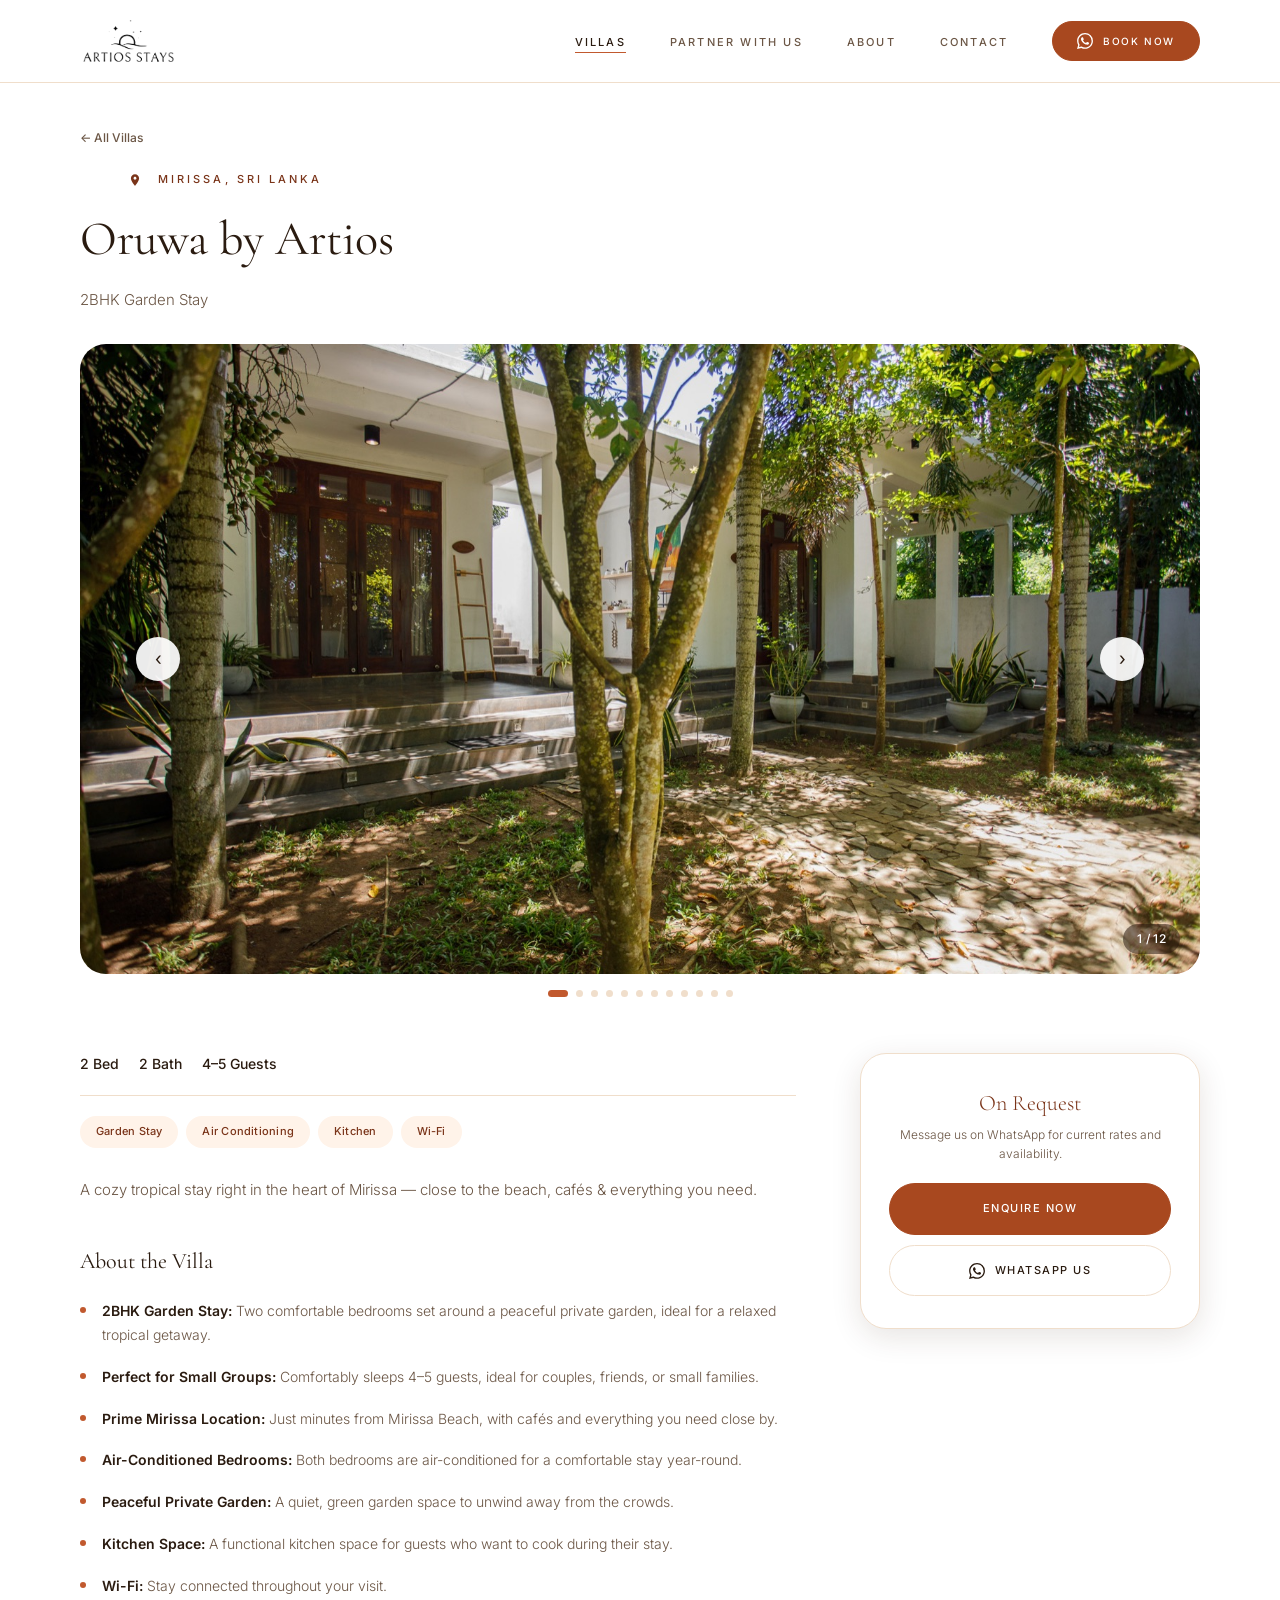
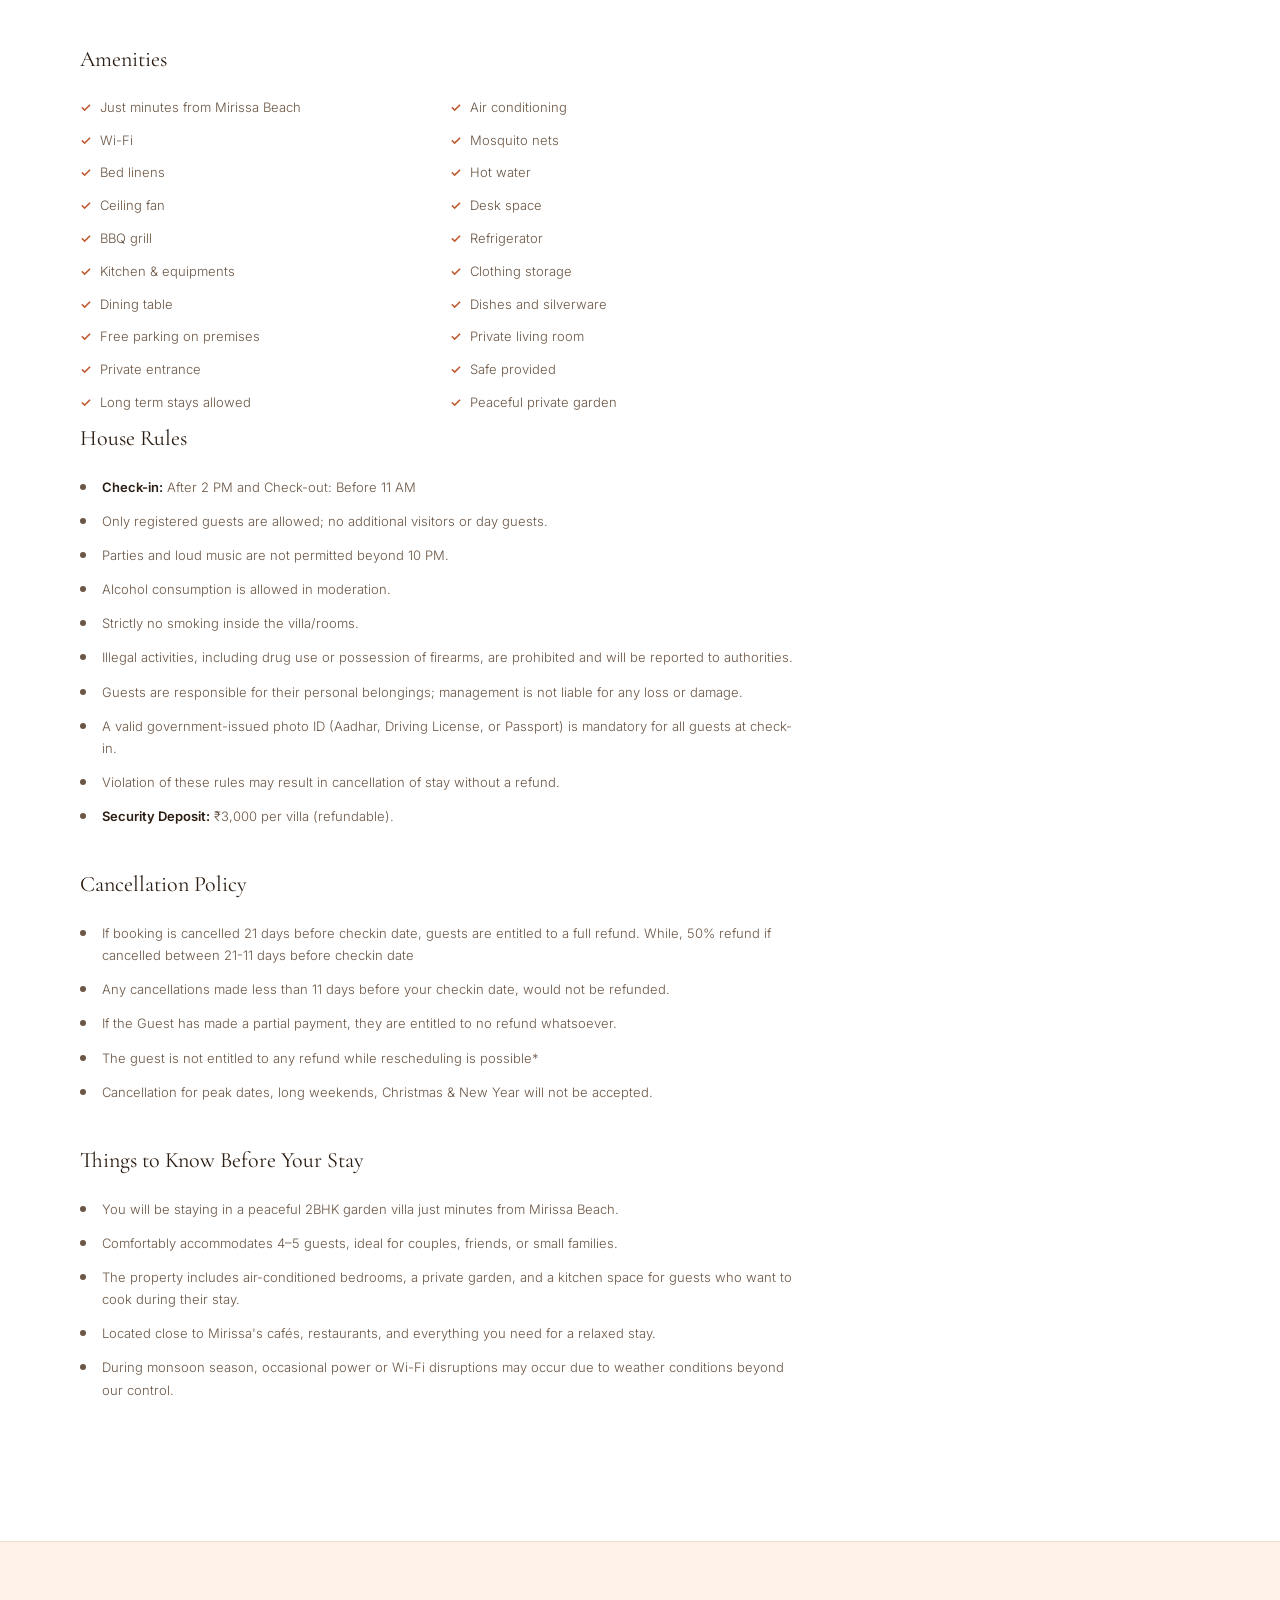
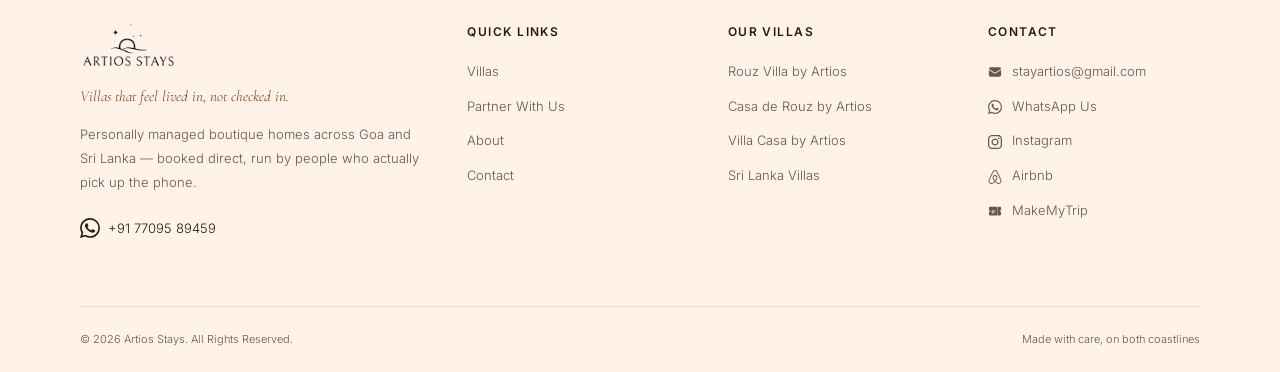
<file: villas/oruwa-by-artios.html>
<!DOCTYPE html>
<html lang="en">
<head>
  <meta charset="UTF-8" />
  <meta name="viewport" content="width=device-width, initial-scale=1.0" />
  <title>Oruwa by Artios — Artios Stays</title>
  <meta name="description" content="2BHK Garden Stay in Mirissa, Sri Lanka. A cozy tropical stay right in the heart of Mirissa — close to the beach, cafés & everything you need." />
  <meta property="og:title" content="Oruwa by Artios — Artios Stays" />
  <meta property="og:description" content="2BHK Garden Stay" />
  <link rel="preconnect" href="https://fonts.googleapis.com" />
  <link rel="preconnect" href="https://fonts.gstatic.com" crossorigin />
  <link href="https://fonts.googleapis.com/css2?family=Cormorant+Garamond:ital,wght@0,300;0,400;0,500;0,600;1,300;1,400;1,500;1,600&family=Inter:wght@300;400;500;600&display=swap" rel="stylesheet" />
  <link rel="stylesheet" href="../css/style.css" />
</head>
<body>

  <!-- ── Navigation ── -->
  <nav class="nav" id="navbar">
    <div class="nav__container">
      <a href="../index.html" class="nav__logo">
        <img src="../images/logo-black.png" alt="Artios Stays" class="nav__logo-img" />
      </a>
      <ul class="nav__links" id="navLinks">
        <li><a href="../villas.html" class="nav__link active">Villas</a></li>
        <li><a href="../partner-with-us.html" class="nav__link">Partner With Us</a></li>
        <li><a href="../about.html" class="nav__link">About</a></li>
        <li><a href="../contact.html" class="nav__link">Contact</a></li>
        <li>
          <a href="https://wa.me/917709589459" target="_blank" rel="noopener" class="btn btn--gold nav__cta">
            <svg width="16" height="16" viewBox="0 0 24 24" fill="currentColor"><path d="M17.472 14.382c-.297-.149-1.758-.867-2.03-.967-.273-.099-.471-.148-.67.15-.197.297-.767.966-.94 1.164-.173.199-.347.223-.644.075-.297-.15-1.255-.463-2.39-1.475-.883-.788-1.48-1.761-1.653-2.059-.173-.297-.018-.458.13-.606.134-.133.298-.347.446-.52.149-.174.198-.298.298-.497.099-.198.05-.371-.025-.52-.075-.149-.669-1.612-.916-2.207-.242-.579-.487-.5-.669-.51-.173-.008-.371-.01-.57-.01-.198 0-.52.074-.792.372-.272.297-1.04 1.016-1.04 2.479 0 1.462 1.065 2.875 1.213 3.074.149.198 2.096 3.2 5.077 4.487.709.306 1.262.489 1.694.625.712.227 1.36.195 1.871.118.571-.085 1.758-.719 2.006-1.413.248-.694.248-1.289.173-1.413-.074-.124-.272-.198-.57-.347m-5.421 7.403h-.004a9.87 9.87 0 01-5.031-1.378l-.361-.214-3.741.982.998-3.648-.235-.374a9.86 9.86 0 01-1.51-5.26c.001-5.45 4.436-9.884 9.888-9.884 2.64 0 5.122 1.03 6.988 2.898a9.825 9.825 0 012.893 6.994c-.003 5.45-4.437 9.884-9.885 9.884m8.413-18.297A11.815 11.815 0 0012.05 0C5.495 0 .16 5.335.157 11.892c0 2.096.547 4.142 1.588 5.945L.057 24l6.305-1.654a11.882 11.882 0 005.683 1.448h.005c6.554 0 11.89-5.335 11.893-11.893a11.821 11.821 0 00-3.48-8.413z"/></svg>
            Book Now
          </a>
        </li>
      </ul>
      <button class="nav__hamburger" id="hamburger" aria-label="Toggle menu">
        <span></span><span></span><span></span>
      </button>
    </div>
  </nav>

  <main>
  <section class="villa-detail">
    <div class="container">
      <a href="../villas.html" class="villa-detail__back">← All Villas</a>
      <p class="section__eyebrow villa-detail__eyebrow">
        <svg width="14" height="14" viewBox="0 0 24 24" fill="currentColor"><path d="M12 2C8.13 2 5 5.13 5 9c0 5.25 7 13 7 13s7-7.75 7-13c0-3.87-3.13-7-7-7zm0 9.5c-1.38 0-2.5-1.12-2.5-2.5s1.12-2.5 2.5-2.5 2.5 1.12 2.5 2.5-1.12 2.5-2.5 2.5z"/></svg>
        Mirissa, Sri Lanka
      </p>
      <h1 class="villa-detail__title">Oruwa by Artios</h1>
      <p class="villa-detail__tagline">2BHK Garden Stay</p>
    </div>

    <div class="villa-gallery" data-gallery>
      <div class="villa-gallery__viewport">
        <div class="villa-gallery__track">
        <img src="../images/villas/oruwa-by-artios.jpg" alt="Oruwa by Artios — photo 1" loading="eager" />
        <img src="../images/villas/oruwa-by-artios-2.jpg" alt="Oruwa by Artios — photo 2" loading="lazy" />
        <img src="../images/villas/oruwa-by-artios-3.jpg" alt="Oruwa by Artios — photo 3" loading="lazy" />
        <img src="../images/villas/oruwa-by-artios-4.jpg" alt="Oruwa by Artios — photo 4" loading="lazy" />
        <img src="../images/villas/oruwa-by-artios-5.jpg" alt="Oruwa by Artios — photo 5" loading="lazy" />
        <img src="../images/villas/oruwa-by-artios-6.jpg" alt="Oruwa by Artios — photo 6" loading="lazy" />
        <img src="../images/villas/oruwa-by-artios-7.jpg" alt="Oruwa by Artios — photo 7" loading="lazy" />
        <img src="../images/villas/oruwa-by-artios-8.jpg" alt="Oruwa by Artios — photo 8" loading="lazy" />
        <img src="../images/villas/oruwa-by-artios-9.jpg" alt="Oruwa by Artios — photo 9" loading="lazy" />
        <img src="../images/villas/oruwa-by-artios-10.jpg" alt="Oruwa by Artios — photo 10" loading="lazy" />
        <img src="../images/villas/oruwa-by-artios-11.jpg" alt="Oruwa by Artios — photo 11" loading="lazy" />
        <img src="../images/villas/oruwa-by-artios-12.jpg" alt="Oruwa by Artios — photo 12" loading="lazy" />
        </div>
        <button class="villa-gallery__btn villa-gallery__btn--prev" type="button" aria-label="Previous photo">‹</button>
        <button class="villa-gallery__btn villa-gallery__btn--next" type="button" aria-label="Next photo">›</button>
        <div class="villa-gallery__counter">1 / 12</div>
      </div>
      <div class="villa-gallery__dots"></div>
    </div>

    <div class="container">
      <div class="villa-detail__grid">
        <div class="villa-detail__main">
          <div class="villa-detail__facts">
            <span>2 Bed</span>
            <span>2 Bath</span>
            <span>4–5 Guests</span>
          </div>
          <div class="villa-detail__tags">
              <span class="villa-detail__tag">Garden Stay</span>
              <span class="villa-detail__tag">Air Conditioning</span>
              <span class="villa-detail__tag">Kitchen</span>
              <span class="villa-detail__tag">Wi-Fi</span>
          </div>
          <p class="villa-detail__desc">A cozy tropical stay right in the heart of Mirissa — close to the beach, cafés & everything you need.</p>
          <h2 class="villa-detail__subhead">About the Villa</h2>
          <ul class="villa-detail__bullets">
          <li><strong>2BHK Garden Stay:</strong> Two comfortable bedrooms set around a peaceful private garden, ideal for a relaxed tropical getaway.</li>
          <li><strong>Perfect for Small Groups:</strong> Comfortably sleeps 4–5 guests, ideal for couples, friends, or small families.</li>
          <li><strong>Prime Mirissa Location:</strong> Just minutes from Mirissa Beach, with cafés and everything you need close by.</li>
          <li><strong>Air-Conditioned Bedrooms:</strong> Both bedrooms are air-conditioned for a comfortable stay year-round.</li>
          <li><strong>Peaceful Private Garden:</strong> A quiet, green garden space to unwind away from the crowds.</li>
          <li><strong>Kitchen Space:</strong> A functional kitchen space for guests who want to cook during their stay.</li>
          <li><strong>Wi-Fi:</strong> Stay connected throughout your visit.</li>
          </ul>
          <h2 class="villa-detail__subhead">Amenities</h2>
          <ul class="villa-detail__amenities">
          <li>Just minutes from Mirissa Beach</li>
          <li>Air conditioning</li>
          <li>Wi-Fi</li>
          <li>Mosquito nets</li>
          <li>Bed linens</li>
          <li>Hot water</li>
          <li>Ceiling fan</li>
          <li>Desk space</li>
          <li>BBQ grill</li>
          <li>Refrigerator</li>
          <li>Kitchen & equipments</li>
          <li>Clothing storage</li>
          <li>Dining table</li>
          <li>Dishes and silverware</li>
          <li>Free parking on premises</li>
          <li>Private living room</li>
          <li>Private entrance</li>
          <li>Safe provided</li>
          <li>Long term stays allowed</li>
          <li>Peaceful private garden</li>
          </ul>

          <h2 class="villa-detail__subhead">House Rules</h2>
          <ul class="villa-detail__bullets villa-detail__bullets--policy">
          <li><strong>Check-in:</strong> After 2 PM and Check-out: Before 11 AM</li>
          <li>Only registered guests are allowed; no additional visitors or day guests.</li>
          <li>Parties and loud music are not permitted beyond 10 PM.</li>
          <li>Alcohol consumption is allowed in moderation.</li>
          <li>Strictly no smoking inside the villa/rooms.</li>
          <li>Illegal activities, including drug use or possession of firearms, are prohibited and will be reported to authorities.</li>
          <li>Guests are responsible for their personal belongings; management is not liable for any loss or damage.</li>
          <li>A valid government-issued photo ID (Aadhar, Driving License, or Passport) is mandatory for all guests at check-in.</li>
          <li>Violation of these rules may result in cancellation of stay without a refund.</li>
          <li><strong>Security Deposit:</strong> ₹3,000 per villa (refundable).</li>
          </ul>

          <h2 class="villa-detail__subhead">Cancellation Policy</h2>
          <ul class="villa-detail__bullets villa-detail__bullets--policy">
          <li>If booking is cancelled 21 days before checkin date, guests are entitled to a full refund. While, 50% refund if cancelled between 21-11 days before checkin date</li>
          <li>Any cancellations made less than 11 days before your checkin date, would not be refunded.</li>
          <li>If the Guest has made a partial payment, they are entitled to no refund whatsoever.</li>
          <li>The guest is not entitled to any refund while rescheduling is possible*</li>
          <li>Cancellation for peak dates, long weekends, Christmas & New Year will not be accepted.</li>
          </ul>

          <h2 class="villa-detail__subhead">Things to Know Before Your Stay</h2>
          <ul class="villa-detail__bullets villa-detail__bullets--policy">
          <li>You will be staying in a peaceful 2BHK garden villa just minutes from Mirissa Beach.</li>
          <li>Comfortably accommodates 4–5 guests, ideal for couples, friends, or small families.</li>
          <li>The property includes air-conditioned bedrooms, a private garden, and a kitchen space for guests who want to cook during their stay.</li>
          <li>Located close to Mirissa's cafés, restaurants, and everything you need for a relaxed stay.</li>
          <li>During monsoon season, occasional power or Wi-Fi disruptions may occur due to weather conditions beyond our control.</li>
          </ul>
        </div>
        <aside class="villa-detail__aside">
          <div class="villa-detail__card">
            <p class="villa-detail__card-price">On Request</p>
            <p class="villa-detail__card-note">Message us on WhatsApp for current rates and availability.</p>
            <a href="https://wa.me/917709589459?text=Hi%2C%20I%27m%20interested%20in%20Oruwa%20by%20Artios" target="_blank" rel="noopener" class="btn btn--gold">Enquire Now</a>
            <a href="https://wa.me/917709589459" target="_blank" rel="noopener" class="btn btn--cream">
              <svg width="16" height="16" viewBox="0 0 24 24" fill="currentColor"><path d="M17.472 14.382c-.297-.149-1.758-.867-2.03-.967-.273-.099-.471-.148-.67.15-.197.297-.767.966-.94 1.164-.173.199-.347.223-.644.075-.297-.15-1.255-.463-2.39-1.475-.883-.788-1.48-1.761-1.653-2.059-.173-.297-.018-.458.13-.606.134-.133.298-.347.446-.52.149-.174.198-.298.298-.497.099-.198.05-.371-.025-.52-.075-.149-.669-1.612-.916-2.207-.242-.579-.487-.5-.669-.51-.173-.008-.371-.01-.57-.01-.198 0-.52.074-.792.372-.272.297-1.04 1.016-1.04 2.479 0 1.462 1.065 2.875 1.213 3.074.149.198 2.096 3.2 5.077 4.487.709.306 1.262.489 1.694.625.712.227 1.36.195 1.871.118.571-.085 1.758-.719 2.006-1.413.248-.694.248-1.289.173-1.413-.074-.124-.272-.198-.57-.347m-5.421 7.403h-.004a9.87 9.87 0 01-5.031-1.378l-.361-.214-3.741.982.998-3.648-.235-.374a9.86 9.86 0 01-1.51-5.26c.001-5.45 4.436-9.884 9.888-9.884 2.64 0 5.122 1.03 6.988 2.898a9.825 9.825 0 012.893 6.994c-.003 5.45-4.437 9.884-9.885 9.884m8.413-18.297A11.815 11.815 0 0012.05 0C5.495 0 .16 5.335.157 11.892c0 2.096.547 4.142 1.588 5.945L.057 24l6.305-1.654a11.882 11.882 0 005.683 1.448h.005c6.554 0 11.89-5.335 11.893-11.893a11.821 11.821 0 00-3.48-8.413z"/></svg>
              WhatsApp Us
            </a>
          </div>
        </aside>
      </div>
    </div>
  </section>
  </main>

  <!-- ── Footer ── -->
  <footer class="footer">
    <div class="container">
      <div class="footer__grid">
        <div class="footer__brand">
          <div class="footer__logo">
            <img src="../images/logo-black.png" alt="Artios Stays" class="footer__logo-img" />
          </div>
          <p class="footer__tagline">Villas that feel lived in, not checked in.</p>
          <p class="footer__desc">Personally managed boutique homes across Goa and Sri Lanka — booked direct, run by people who actually pick up the phone.</p>
          <a href="https://wa.me/917709589459" target="_blank" rel="noopener" class="footer__whatsapp">
            <svg width="20" height="20" viewBox="0 0 24 24" fill="currentColor"><path d="M17.472 14.382c-.297-.149-1.758-.867-2.03-.967-.273-.099-.471-.148-.67.15-.197.297-.767.966-.94 1.164-.173.199-.347.223-.644.075-.297-.15-1.255-.463-2.39-1.475-.883-.788-1.48-1.761-1.653-2.059-.173-.297-.018-.458.13-.606.134-.133.298-.347.446-.52.149-.174.198-.298.298-.497.099-.198.05-.371-.025-.52-.075-.149-.669-1.612-.916-2.207-.242-.579-.487-.5-.669-.51-.173-.008-.371-.01-.57-.01-.198 0-.52.074-.792.372-.272.297-1.04 1.016-1.04 2.479 0 1.462 1.065 2.875 1.213 3.074.149.198 2.096 3.2 5.077 4.487.709.306 1.262.489 1.694.625.712.227 1.36.195 1.871.118.571-.085 1.758-.719 2.006-1.413.248-.694.248-1.289.173-1.413-.074-.124-.272-.198-.57-.347m-5.421 7.403h-.004a9.87 9.87 0 01-5.031-1.378l-.361-.214-3.741.982.998-3.648-.235-.374a9.86 9.86 0 01-1.51-5.26c.001-5.45 4.436-9.884 9.888-9.884 2.64 0 5.122 1.03 6.988 2.898a9.825 9.825 0 012.893 6.994c-.003 5.45-4.437 9.884-9.885 9.884m8.413-18.297A11.815 11.815 0 0012.05 0C5.495 0 .16 5.335.157 11.892c0 2.096.547 4.142 1.588 5.945L.057 24l6.305-1.654a11.882 11.882 0 005.683 1.448h.005c6.554 0 11.89-5.335 11.893-11.893a11.821 11.821 0 00-3.48-8.413z"/></svg>
            +91 77095 89459
          </a>
        </div>
        <div class="footer__col">
          <h3 class="footer__heading">Quick Links</h3>
          <ul class="footer__links">
            <li><a href="../villas.html">Villas</a></li>
            <li><a href="../partner-with-us.html">Partner With Us</a></li>
            <li><a href="../about.html">About</a></li>
            <li><a href="../contact.html">Contact</a></li>
          </ul>
        </div>
        <div class="footer__col">
          <h3 class="footer__heading">Our Villas</h3>
          <ul class="footer__links">
            <li><a href="https://wa.me/917709589459?text=Rouz%20Villa%20by%20Artios%20enquiry" target="_blank" rel="noopener">Rouz Villa by Artios</a></li>
            <li><a href="https://wa.me/917709589459?text=Casa%20de%20Rouz%20by%20Artios%20enquiry" target="_blank" rel="noopener">Casa de Rouz by Artios</a></li>
            <li><a href="https://wa.me/917709589459?text=Villa%20Casa%20by%20Artios%20enquiry" target="_blank" rel="noopener">Villa Casa by Artios</a></li>
            <li><a href="../villas.html#sri-lanka">Sri Lanka Villas</a></li>
          </ul>
        </div>
        <div class="footer__col">
          <h3 class="footer__heading">Contact</h3>
          <ul class="footer__links">
            <li>
              <a href="mailto:stayartios@gmail.com">
                <svg width="14" height="14" viewBox="0 0 24 24" fill="currentColor" style="vertical-align:middle;margin-right:6px"><path d="M1.5 8.67v8.58a3 3 0 0 0 3 3h15a3 3 0 0 0 3-3V8.67l-8.928 5.493a3 3 0 0 1-3.144 0L1.5 8.67Z"/><path d="M22.5 6.908V6.75a3 3 0 0 0-3-3h-15a3 3 0 0 0-3 3v.158l9.714 5.978a1.5 1.5 0 0 0 1.572 0L22.5 6.908Z"/></svg>
                stayartios@gmail.com
              </a>
            </li>
            <li>
              <a href="https://wa.me/917709589459" target="_blank" rel="noopener">
                <svg width="14" height="14" viewBox="0 0 24 24" fill="currentColor" style="vertical-align:middle;margin-right:6px"><path d="M17.472 14.382c-.297-.149-1.758-.867-2.03-.967-.273-.099-.471-.148-.67.15-.197.297-.767.966-.94 1.164-.173.199-.347.223-.644.075-.297-.15-1.255-.463-2.39-1.475-.883-.788-1.48-1.761-1.653-2.059-.173-.297-.018-.458.13-.606.134-.133.298-.347.446-.52.149-.174.198-.298.298-.497.099-.198.05-.371-.025-.52-.075-.149-.669-1.612-.916-2.207-.242-.579-.487-.5-.669-.51-.173-.008-.371-.01-.57-.01-.198 0-.52.074-.792.372-.272.297-1.04 1.016-1.04 2.479 0 1.462 1.065 2.875 1.213 3.074.149.198 2.096 3.2 5.077 4.487.709.306 1.262.489 1.694.625.712.227 1.36.195 1.871.118.571-.085 1.758-.719 2.006-1.413.248-.694.248-1.289.173-1.413-.074-.124-.272-.198-.57-.347m-5.421 7.403h-.004a9.87 9.87 0 01-5.031-1.378l-.361-.214-3.741.982.998-3.648-.235-.374a9.86 9.86 0 01-1.51-5.26c.001-5.45 4.436-9.884 9.888-9.884 2.64 0 5.122 1.03 6.988 2.898a9.825 9.825 0 012.893 6.994c-.003 5.45-4.437 9.884-9.885 9.884m8.413-18.297A11.815 11.815 0 0012.05 0C5.495 0 .16 5.335.157 11.892c0 2.096.547 4.142 1.588 5.945L.057 24l6.305-1.654a11.882 11.882 0 005.683 1.448h.005c6.554 0 11.89-5.335 11.893-11.893a11.821 11.821 0 00-3.48-8.413z"/></svg>
                WhatsApp Us
              </a>
            </li>
            <li>
              <a href="https://www.instagram.com/artiosstays?igsi=eGt3amtibHN1MGs1" target="_blank" rel="noopener">
                <svg width="14" height="14" viewBox="0 0 24 24" fill="currentColor" style="vertical-align:middle;margin-right:6px"><path d="M7.0301.084c-1.2768.0602-2.1487.264-2.911.5634-.7888.3075-1.4575.72-2.1228 1.3877-.6652.6677-1.075 1.3368-1.3802 2.127-.2954.7638-.4956 1.6365-.552 2.914-.0564 1.2775-.0689 1.6882-.0626 4.947.0062 3.2586.0206 3.6671.0825 4.9473.061 1.2765.264 2.1482.5635 2.9107.308.7889.72 1.4573 1.388 2.1228.6679.6655 1.3365 1.0743 2.1285 1.38.7632.295 1.6361.4961 2.9134.552 1.2773.056 1.6884.069 4.9462.0627 3.2578-.0062 3.668-.0207 4.9478-.0814 1.28-.0607 2.147-.2652 2.9098-.5633.7889-.3086 1.4578-.72 2.1228-1.3881.665-.6682 1.0745-1.3378 1.3795-2.1284.2957-.7632.4966-1.636.552-2.9124.056-1.2809.0692-1.6898.063-4.948-.0063-3.2583-.021-3.6668-.0817-4.9465-.0607-1.2797-.264-2.1487-.5633-2.9117-.3084-.7889-.72-1.4568-1.3876-2.1228C21.2982 1.33 20.628.9208 19.8378.6165 19.074.321 18.2017.1197 16.9244.0645 15.6471.0093 15.236-.005 11.977.0014 8.718.0076 8.31.0215 7.0301.0839m.1402 21.6932c-1.17-.0509-1.8053-.2453-2.2287-.408-.5606-.216-.96-.4771-1.3819-.895-.422-.4178-.6811-.8186-.9-1.378-.1644-.4234-.3624-1.058-.4171-2.228-.0595-1.2645-.072-1.6442-.079-4.848-.007-3.2037.0053-3.583.0607-4.848.05-1.169.2456-1.805.408-2.2282.216-.5613.4762-.96.895-1.3816.4188-.4217.8184-.6814 1.3783-.9003.423-.1651 1.0575-.3614 2.227-.4171 1.2655-.06 1.6447-.072 4.848-.079 3.2033-.007 3.5835.005 4.8495.0608 1.169.0508 1.8053.2445 2.228.408.5608.216.96.4754 1.3816.895.4217.4194.6816.8176.9005 1.3787.1653.4217.3617 1.056.4169 2.2263.0602 1.2655.0739 1.645.0796 4.848.0058 3.203-.0055 3.5834-.061 4.848-.051 1.17-.245 1.8055-.408 2.2294-.216.5604-.4763.96-.8954 1.3814-.419.4215-.8181.6811-1.3783.9-.4224.1649-1.0577.3617-2.2262.4174-1.2656.0595-1.6448.072-4.8493.079-3.2045.007-3.5825-.006-4.848-.0608M16.953 5.5864A1.44 1.44 0 1 0 18.39 4.144a1.44 1.44 0 0 0-1.437 1.4424M5.8385 12.012c.0067 3.4032 2.7706 6.1557 6.173 6.1493 3.4026-.0065 6.157-2.7701 6.1506-6.1733-.0065-3.4032-2.771-6.1565-6.174-6.1498-3.403.0067-6.156 2.771-6.1496 6.1738M8 12.0077a4 4 0 1 1 4.008 3.9921A3.9996 3.9996 0 0 1 8 12.0077"/></svg>
                Instagram
              </a>
            </li>
            <li>
              <a href="https://www.airbnb.co.uk/rooms/1516764955832490836?unique_share_id=2057a000-b1b3-403f-a3a6-4c23b1572ab3&amp;viralityEntryPoint=1&amp;s=76" target="_blank" rel="noopener">
                <svg width="14" height="14" viewBox="0 0 24 24" fill="currentColor" style="vertical-align:middle;margin-right:6px"><path d="M12.001 18.275c-1.353-1.697-2.148-3.184-2.413-4.457-.263-1.027-.16-1.848.291-2.465.477-.71 1.188-1.056 2.121-1.056s1.643.345 2.12 1.063c.446.61.558 1.432.286 2.465-.291 1.298-1.085 2.785-2.412 4.458zm9.601 1.14c-.185 1.246-1.034 2.28-2.2 2.783-2.253.98-4.483-.583-6.392-2.704 3.157-3.951 3.74-7.028 2.385-9.018-.795-1.14-1.933-1.695-3.394-1.695-2.944 0-4.563 2.49-3.927 5.382.37 1.565 1.352 3.343 2.917 5.332-.98 1.085-1.91 1.856-2.732 2.333-.636.344-1.245.558-1.828.609-2.679.399-4.778-2.2-3.825-4.88.132-.345.395-.98.845-1.961l.025-.053c1.464-3.178 3.242-6.79 5.285-10.795l.053-.132.58-1.116c.45-.822.635-1.19 1.351-1.643.346-.21.77-.315 1.246-.315.954 0 1.698.558 2.016 1.007.158.239.345.557.582.953l.558 1.089.08.159c2.041 4.004 3.821 7.608 5.279 10.794l.026.025.533 1.22.318.764c.243.613.294 1.222.213 1.858zm1.22-2.39c-.186-.583-.505-1.271-.9-2.094v-.03c-1.889-4.006-3.642-7.608-5.307-10.844l-.111-.163C15.317 1.461 14.468 0 12.001 0c-2.44 0-3.476 1.695-4.535 3.898l-.081.16c-1.669 3.236-3.421 6.843-5.303 10.847v.053l-.559 1.22c-.21.504-.317.768-.345.847C-.172 20.74 2.611 24 5.98 24c.027 0 .132 0 .265-.027h.372c1.75-.213 3.554-1.325 5.384-3.317 1.829 1.989 3.635 3.104 5.382 3.317h.372c.133.027.239.027.265.027 3.37.003 6.152-3.261 4.802-6.975z"/></svg>
                Airbnb
              </a>
            </li>
            <li>
              <a href="https://www.makemytrip.com/hotels/villa_rouz_pool_jaccuzi_cook_4_min_to_beach_garden-details-goa.html" target="_blank" rel="noopener">
                <svg width="14" height="14" viewBox="0 0 24 24" fill="currentColor" style="vertical-align:middle;margin-right:6px"><path fill-rule="evenodd" clip-rule="evenodd" d="M1.5 6.375c0-1.036.84-1.875 1.875-1.875h17.25c1.035 0 1.875.84 1.875 1.875v3.026a.75.75 0 0 1-.375.65 2.249 2.249 0 0 0 0 3.898.75.75 0 0 1 .375.65v3.026c0 1.035-.84 1.875-1.875 1.875H3.375A1.875 1.875 0 0 1 1.5 17.625v-3.026a.75.75 0 0 1 .374-.65 2.249 2.249 0 0 0 0-3.898.75.75 0 0 1-.374-.65V6.375Zm15-1.125a.75.75 0 0 1 .75.75v.75a.75.75 0 0 1-1.5 0V6a.75.75 0 0 1 .75-.75Zm.75 4.5a.75.75 0 0 0-1.5 0v.75a.75.75 0 0 0 1.5 0v-.75Zm-.75 3a.75.75 0 0 1 .75.75v.75a.75.75 0 0 1-1.5 0v-.75a.75.75 0 0 1 .75-.75Zm.75 4.5a.75.75 0 0 0-1.5 0V18a.75.75 0 0 0 1.5 0v-.75ZM6 12a.75.75 0 0 1 .75-.75H12a.75.75 0 0 1 0 1.5H6.75A.75.75 0 0 1 6 12Zm.75 2.25a.75.75 0 0 0 0 1.5h3a.75.75 0 0 0 0-1.5h-3Z"/></svg>
                MakeMyTrip
              </a>
            </li>
          </ul>
        </div>
      </div>
      <div class="footer__bottom">
        <p>&copy; 2026 Artios Stays. All Rights Reserved.</p>
        <p>Made with care, on both coastlines</p>
      </div>
    </div>
  </footer>

  <script src="../js/main.js"></script>
</body>
</html>
</file>
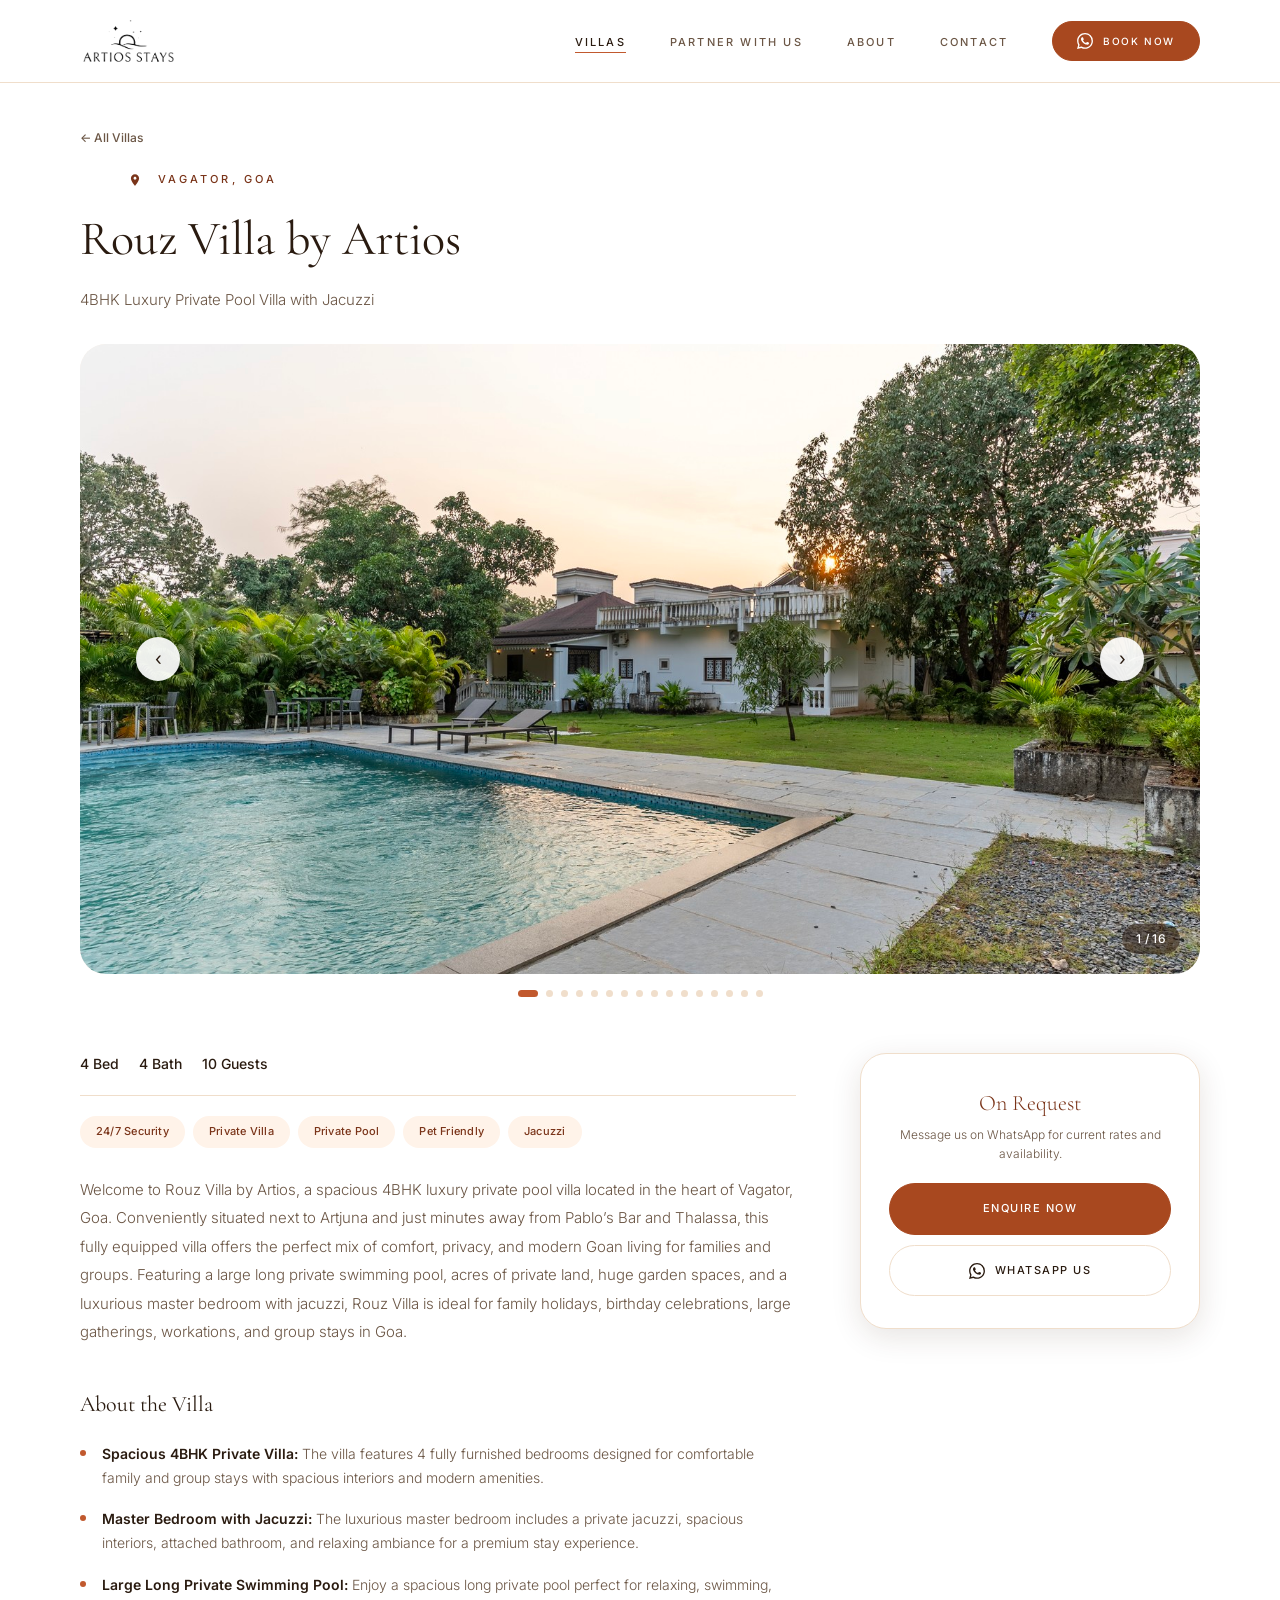
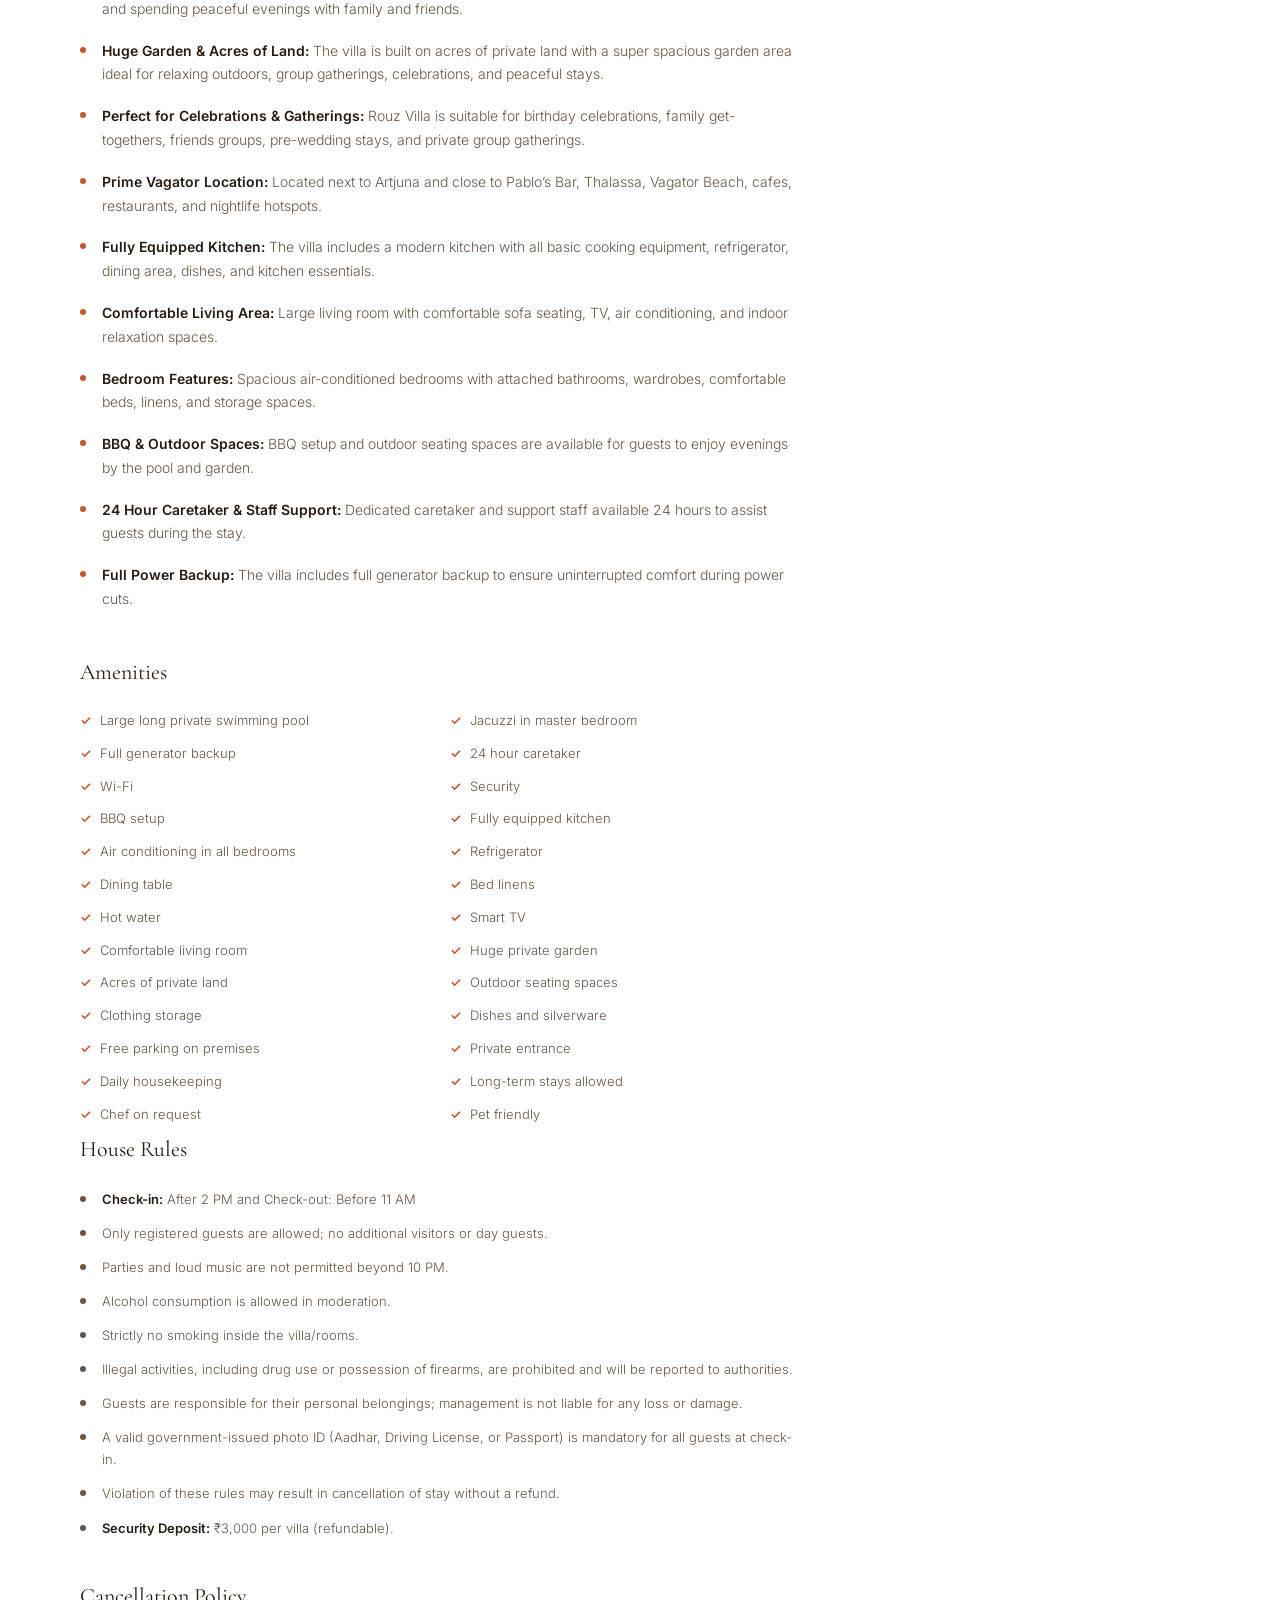
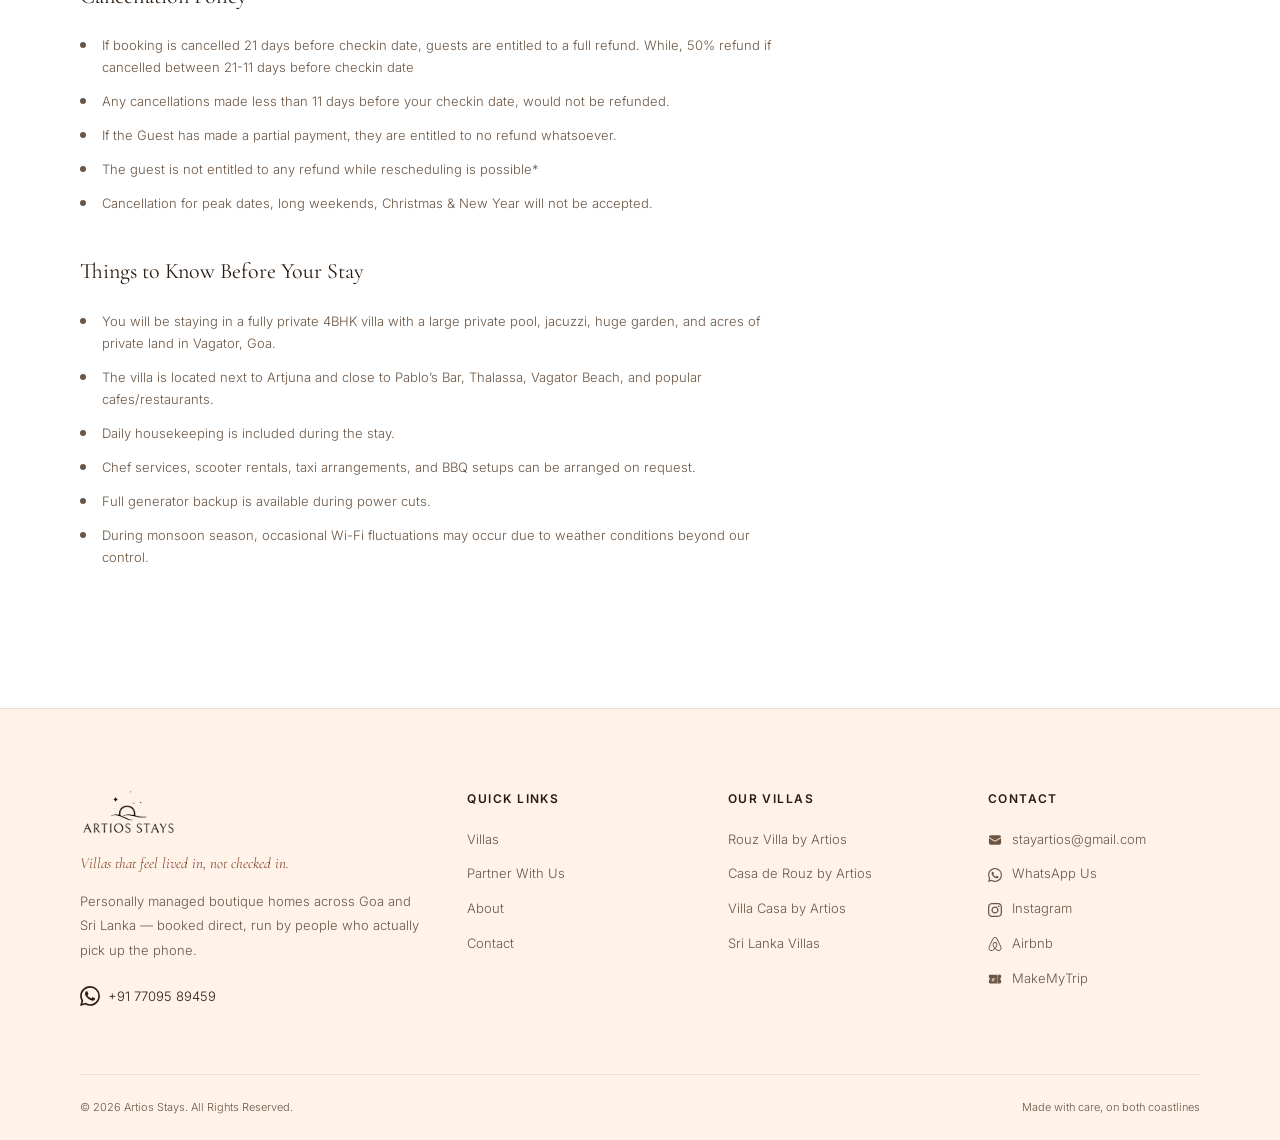
<file: villas/rouz-villa-by-artios.html>
<!DOCTYPE html>
<html lang="en">
<head>
  <meta charset="UTF-8" />
  <meta name="viewport" content="width=device-width, initial-scale=1.0" />
  <title>Rouz Villa by Artios — Artios Stays</title>
  <meta name="description" content="4BHK Luxury Private Pool Villa with Jacuzzi in Vagator, Goa. A spacious 4BHK luxury private pool villa next to Artjuna, minutes from Pablo's Bar and Thalassa — a long private pool, acres of garden, and a master suite with its own jacuzzi." />
  <meta property="og:title" content="Rouz Villa by Artios — Artios Stays" />
  <meta property="og:description" content="4BHK Luxury Private Pool Villa with Jacuzzi" />
  <link rel="preconnect" href="https://fonts.googleapis.com" />
  <link rel="preconnect" href="https://fonts.gstatic.com" crossorigin />
  <link href="https://fonts.googleapis.com/css2?family=Cormorant+Garamond:ital,wght@0,300;0,400;0,500;0,600;1,300;1,400;1,500;1,600&family=Inter:wght@300;400;500;600&display=swap" rel="stylesheet" />
  <link rel="stylesheet" href="../css/style.css" />
</head>
<body>

  <!-- ── Navigation ── -->
  <nav class="nav" id="navbar">
    <div class="nav__container">
      <a href="../index.html" class="nav__logo">
        <img src="../images/logo-black.png" alt="Artios Stays" class="nav__logo-img" />
      </a>
      <ul class="nav__links" id="navLinks">
        <li><a href="../villas.html" class="nav__link active">Villas</a></li>
        <li><a href="../partner-with-us.html" class="nav__link">Partner With Us</a></li>
        <li><a href="../about.html" class="nav__link">About</a></li>
        <li><a href="../contact.html" class="nav__link">Contact</a></li>
        <li>
          <a href="https://wa.me/917709589459" target="_blank" rel="noopener" class="btn btn--gold nav__cta">
            <svg width="16" height="16" viewBox="0 0 24 24" fill="currentColor"><path d="M17.472 14.382c-.297-.149-1.758-.867-2.03-.967-.273-.099-.471-.148-.67.15-.197.297-.767.966-.94 1.164-.173.199-.347.223-.644.075-.297-.15-1.255-.463-2.39-1.475-.883-.788-1.48-1.761-1.653-2.059-.173-.297-.018-.458.13-.606.134-.133.298-.347.446-.52.149-.174.198-.298.298-.497.099-.198.05-.371-.025-.52-.075-.149-.669-1.612-.916-2.207-.242-.579-.487-.5-.669-.51-.173-.008-.371-.01-.57-.01-.198 0-.52.074-.792.372-.272.297-1.04 1.016-1.04 2.479 0 1.462 1.065 2.875 1.213 3.074.149.198 2.096 3.2 5.077 4.487.709.306 1.262.489 1.694.625.712.227 1.36.195 1.871.118.571-.085 1.758-.719 2.006-1.413.248-.694.248-1.289.173-1.413-.074-.124-.272-.198-.57-.347m-5.421 7.403h-.004a9.87 9.87 0 01-5.031-1.378l-.361-.214-3.741.982.998-3.648-.235-.374a9.86 9.86 0 01-1.51-5.26c.001-5.45 4.436-9.884 9.888-9.884 2.64 0 5.122 1.03 6.988 2.898a9.825 9.825 0 012.893 6.994c-.003 5.45-4.437 9.884-9.885 9.884m8.413-18.297A11.815 11.815 0 0012.05 0C5.495 0 .16 5.335.157 11.892c0 2.096.547 4.142 1.588 5.945L.057 24l6.305-1.654a11.882 11.882 0 005.683 1.448h.005c6.554 0 11.89-5.335 11.893-11.893a11.821 11.821 0 00-3.48-8.413z"/></svg>
            Book Now
          </a>
        </li>
      </ul>
      <button class="nav__hamburger" id="hamburger" aria-label="Toggle menu">
        <span></span><span></span><span></span>
      </button>
    </div>
  </nav>

  <main>
  <section class="villa-detail">
    <div class="container">
      <a href="../villas.html" class="villa-detail__back">← All Villas</a>
      <p class="section__eyebrow villa-detail__eyebrow">
        <svg width="14" height="14" viewBox="0 0 24 24" fill="currentColor"><path d="M12 2C8.13 2 5 5.13 5 9c0 5.25 7 13 7 13s7-7.75 7-13c0-3.87-3.13-7-7-7zm0 9.5c-1.38 0-2.5-1.12-2.5-2.5s1.12-2.5 2.5-2.5 2.5 1.12 2.5 2.5-1.12 2.5-2.5 2.5z"/></svg>
        Vagator, Goa
      </p>
      <h1 class="villa-detail__title">Rouz Villa by Artios</h1>
      <p class="villa-detail__tagline">4BHK Luxury Private Pool Villa with Jacuzzi</p>
    </div>

    <div class="villa-gallery" data-gallery>
      <div class="villa-gallery__viewport">
        <div class="villa-gallery__track">
        <img src="../images/villas/rouz-villa-by-artios.jpg" alt="Rouz Villa by Artios — photo 1" loading="eager" />
        <img src="../images/villas/rouz-villa-by-artios-2.jpg" alt="Rouz Villa by Artios — photo 2" loading="lazy" />
        <img src="../images/villas/rouz-villa-by-artios-3.jpg" alt="Rouz Villa by Artios — photo 3" loading="lazy" />
        <img src="../images/villas/rouz-villa-by-artios-4.jpg" alt="Rouz Villa by Artios — photo 4" loading="lazy" />
        <img src="../images/villas/rouz-villa-by-artios-5.jpg" alt="Rouz Villa by Artios — photo 5" loading="lazy" />
        <img src="../images/villas/rouz-villa-by-artios-6.jpg" alt="Rouz Villa by Artios — photo 6" loading="lazy" />
        <img src="../images/villas/rouz-villa-by-artios-7.jpg" alt="Rouz Villa by Artios — photo 7" loading="lazy" />
        <img src="../images/villas/rouz-villa-by-artios-8.jpg" alt="Rouz Villa by Artios — photo 8" loading="lazy" />
        <img src="../images/villas/rouz-villa-by-artios-9.jpg" alt="Rouz Villa by Artios — photo 9" loading="lazy" />
        <img src="../images/villas/rouz-villa-by-artios-10.jpg" alt="Rouz Villa by Artios — photo 10" loading="lazy" />
        <img src="../images/villas/rouz-villa-by-artios-11.jpg" alt="Rouz Villa by Artios — photo 11" loading="lazy" />
        <img src="../images/villas/rouz-villa-by-artios-12.jpg" alt="Rouz Villa by Artios — photo 12" loading="lazy" />
        <img src="../images/villas/rouz-villa-by-artios-13.jpg" alt="Rouz Villa by Artios — photo 13" loading="lazy" />
        <img src="../images/villas/rouz-villa-by-artios-14.jpg" alt="Rouz Villa by Artios — photo 14" loading="lazy" />
        <img src="../images/villas/rouz-villa-by-artios-15.jpg" alt="Rouz Villa by Artios — photo 15" loading="lazy" />
        <img src="../images/villas/rouz-villa-by-artios-16.jpg" alt="Rouz Villa by Artios — photo 16" loading="lazy" />
        </div>
        <button class="villa-gallery__btn villa-gallery__btn--prev" type="button" aria-label="Previous photo">‹</button>
        <button class="villa-gallery__btn villa-gallery__btn--next" type="button" aria-label="Next photo">›</button>
        <div class="villa-gallery__counter">1 / 16</div>
      </div>
      <div class="villa-gallery__dots"></div>
    </div>

    <div class="container">
      <div class="villa-detail__grid">
        <div class="villa-detail__main">
          <div class="villa-detail__facts">
            <span>4 Bed</span>
            <span>4 Bath</span>
            <span>10 Guests</span>
          </div>
          <div class="villa-detail__tags">
              <span class="villa-detail__tag">24/7 Security</span>
              <span class="villa-detail__tag">Private Villa</span>
              <span class="villa-detail__tag">Private Pool</span>
              <span class="villa-detail__tag">Pet Friendly</span>
              <span class="villa-detail__tag">Jacuzzi</span>
          </div>
          <p class="villa-detail__desc">Welcome to Rouz Villa by Artios, a spacious 4BHK luxury private pool villa located in the heart of Vagator, Goa. Conveniently situated next to Artjuna and just minutes away from Pablo’s Bar and Thalassa, this fully equipped villa offers the perfect mix of comfort, privacy, and modern Goan living for families and groups. Featuring a large long private swimming pool, acres of private land, huge garden spaces, and a luxurious master bedroom with jacuzzi, Rouz Villa is ideal for family holidays, birthday celebrations, large gatherings, workations, and group stays in Goa.</p>
          <h2 class="villa-detail__subhead">About the Villa</h2>
          <ul class="villa-detail__bullets">
          <li><strong>Spacious 4BHK Private Villa:</strong> The villa features 4 fully furnished bedrooms designed for comfortable family and group stays with spacious interiors and modern amenities.</li>
          <li><strong>Master Bedroom with Jacuzzi:</strong> The luxurious master bedroom includes a private jacuzzi, spacious interiors, attached bathroom, and relaxing ambiance for a premium stay experience.</li>
          <li><strong>Large Long Private Swimming Pool:</strong> Enjoy a spacious long private pool perfect for relaxing, swimming, and spending peaceful evenings with family and friends.</li>
          <li><strong>Huge Garden & Acres of Land:</strong> The villa is built on acres of private land with a super spacious garden area ideal for relaxing outdoors, group gatherings, celebrations, and peaceful stays.</li>
          <li><strong>Perfect for Celebrations & Gatherings:</strong> Rouz Villa is suitable for birthday celebrations, family get-togethers, friends groups, pre-wedding stays, and private group gatherings.</li>
          <li><strong>Prime Vagator Location:</strong> Located next to Artjuna and close to Pablo’s Bar, Thalassa, Vagator Beach, cafes, restaurants, and nightlife hotspots.</li>
          <li><strong>Fully Equipped Kitchen:</strong> The villa includes a modern kitchen with all basic cooking equipment, refrigerator, dining area, dishes, and kitchen essentials.</li>
          <li><strong>Comfortable Living Area:</strong> Large living room with comfortable sofa seating, TV, air conditioning, and indoor relaxation spaces.</li>
          <li><strong>Bedroom Features:</strong> Spacious air-conditioned bedrooms with attached bathrooms, wardrobes, comfortable beds, linens, and storage spaces.</li>
          <li><strong>BBQ & Outdoor Spaces:</strong> BBQ setup and outdoor seating spaces are available for guests to enjoy evenings by the pool and garden.</li>
          <li><strong>24 Hour Caretaker & Staff Support:</strong> Dedicated caretaker and support staff available 24 hours to assist guests during the stay.</li>
          <li><strong>Full Power Backup:</strong> The villa includes full generator backup to ensure uninterrupted comfort during power cuts.</li>
          </ul>
        <h2 class="villa-detail__subhead">Amenities</h2>
        <ul class="villa-detail__amenities">
          <li>Large long private swimming pool</li>
          <li>Jacuzzi in master bedroom</li>
          <li>Full generator backup</li>
          <li>24 hour caretaker</li>
          <li>Wi-Fi</li>
          <li>Security</li>
          <li>BBQ setup</li>
          <li>Fully equipped kitchen</li>
          <li>Air conditioning in all bedrooms</li>
          <li>Refrigerator</li>
          <li>Dining table</li>
          <li>Bed linens</li>
          <li>Hot water</li>
          <li>Smart TV</li>
          <li>Comfortable living room</li>
          <li>Huge private garden</li>
          <li>Acres of private land</li>
          <li>Outdoor seating spaces</li>
          <li>Clothing storage</li>
          <li>Dishes and silverware</li>
          <li>Free parking on premises</li>
          <li>Private entrance</li>
          <li>Daily housekeeping</li>
          <li>Long-term stays allowed</li>
          <li>Chef on request</li>
          <li>Pet friendly</li>
        </ul>

          <h2 class="villa-detail__subhead">House Rules</h2>
          <ul class="villa-detail__bullets villa-detail__bullets--policy">
          <li><strong>Check-in:</strong> After 2 PM and Check-out: Before 11 AM</li>
          <li>Only registered guests are allowed; no additional visitors or day guests.</li>
          <li>Parties and loud music are not permitted beyond 10 PM.</li>
          <li>Alcohol consumption is allowed in moderation.</li>
          <li>Strictly no smoking inside the villa/rooms.</li>
          <li>Illegal activities, including drug use or possession of firearms, are prohibited and will be reported to authorities.</li>
          <li>Guests are responsible for their personal belongings; management is not liable for any loss or damage.</li>
          <li>A valid government-issued photo ID (Aadhar, Driving License, or Passport) is mandatory for all guests at check-in.</li>
          <li>Violation of these rules may result in cancellation of stay without a refund.</li>
          <li><strong>Security Deposit:</strong> ₹3,000 per villa (refundable).</li>
          </ul>

          <h2 class="villa-detail__subhead">Cancellation Policy</h2>
          <ul class="villa-detail__bullets villa-detail__bullets--policy">
          <li>If booking is cancelled 21 days before checkin date, guests are entitled to a full refund. While, 50% refund if cancelled between 21-11 days before checkin date</li>
          <li>Any cancellations made less than 11 days before your checkin date, would not be refunded.</li>
          <li>If the Guest has made a partial payment, they are entitled to no refund whatsoever.</li>
          <li>The guest is not entitled to any refund while rescheduling is possible*</li>
          <li>Cancellation for peak dates, long weekends, Christmas & New Year will not be accepted.</li>
          </ul>

          <h2 class="villa-detail__subhead">Things to Know Before Your Stay</h2>
          <ul class="villa-detail__bullets villa-detail__bullets--policy">
          <li>You will be staying in a fully private 4BHK villa with a large private pool, jacuzzi, huge garden, and acres of private land in Vagator, Goa.</li>
          <li>The villa is located next to Artjuna and close to Pablo’s Bar, Thalassa, Vagator Beach, and popular cafes/restaurants.</li>
          <li>Daily housekeeping is included during the stay.</li>
          <li>Chef services, scooter rentals, taxi arrangements, and BBQ setups can be arranged on request.</li>
          <li>Full generator backup is available during power cuts.</li>
          <li>During monsoon season, occasional Wi-Fi fluctuations may occur due to weather conditions beyond our control.</li>
          </ul>
        </div>
        <aside class="villa-detail__aside">
          <div class="villa-detail__card">
            <p class="villa-detail__card-price">On Request</p>
            <p class="villa-detail__card-note">Message us on WhatsApp for current rates and availability.</p>
            <a href="https://wa.me/917709589459?text=Hi%2C%20I%27m%20interested%20in%20Rouz%20Villa%20by%20Artios" target="_blank" rel="noopener" class="btn btn--gold">Enquire Now</a>
            <a href="https://wa.me/917709589459" target="_blank" rel="noopener" class="btn btn--cream">
              <svg width="16" height="16" viewBox="0 0 24 24" fill="currentColor"><path d="M17.472 14.382c-.297-.149-1.758-.867-2.03-.967-.273-.099-.471-.148-.67.15-.197.297-.767.966-.94 1.164-.173.199-.347.223-.644.075-.297-.15-1.255-.463-2.39-1.475-.883-.788-1.48-1.761-1.653-2.059-.173-.297-.018-.458.13-.606.134-.133.298-.347.446-.52.149-.174.198-.298.298-.497.099-.198.05-.371-.025-.52-.075-.149-.669-1.612-.916-2.207-.242-.579-.487-.5-.669-.51-.173-.008-.371-.01-.57-.01-.198 0-.52.074-.792.372-.272.297-1.04 1.016-1.04 2.479 0 1.462 1.065 2.875 1.213 3.074.149.198 2.096 3.2 5.077 4.487.709.306 1.262.489 1.694.625.712.227 1.36.195 1.871.118.571-.085 1.758-.719 2.006-1.413.248-.694.248-1.289.173-1.413-.074-.124-.272-.198-.57-.347m-5.421 7.403h-.004a9.87 9.87 0 01-5.031-1.378l-.361-.214-3.741.982.998-3.648-.235-.374a9.86 9.86 0 01-1.51-5.26c.001-5.45 4.436-9.884 9.888-9.884 2.64 0 5.122 1.03 6.988 2.898a9.825 9.825 0 012.893 6.994c-.003 5.45-4.437 9.884-9.885 9.884m8.413-18.297A11.815 11.815 0 0012.05 0C5.495 0 .16 5.335.157 11.892c0 2.096.547 4.142 1.588 5.945L.057 24l6.305-1.654a11.882 11.882 0 005.683 1.448h.005c6.554 0 11.89-5.335 11.893-11.893a11.821 11.821 0 00-3.48-8.413z"/></svg>
              WhatsApp Us
            </a>
          </div>
        </aside>
      </div>
    </div>
  </section>
  </main>

  <!-- ── Footer ── -->
  <footer class="footer">
    <div class="container">
      <div class="footer__grid">
        <div class="footer__brand">
          <div class="footer__logo">
            <img src="../images/logo-black.png" alt="Artios Stays" class="footer__logo-img" />
          </div>
          <p class="footer__tagline">Villas that feel lived in, not checked in.</p>
          <p class="footer__desc">Personally managed boutique homes across Goa and Sri Lanka — booked direct, run by people who actually pick up the phone.</p>
          <a href="https://wa.me/917709589459" target="_blank" rel="noopener" class="footer__whatsapp">
            <svg width="20" height="20" viewBox="0 0 24 24" fill="currentColor"><path d="M17.472 14.382c-.297-.149-1.758-.867-2.03-.967-.273-.099-.471-.148-.67.15-.197.297-.767.966-.94 1.164-.173.199-.347.223-.644.075-.297-.15-1.255-.463-2.39-1.475-.883-.788-1.48-1.761-1.653-2.059-.173-.297-.018-.458.13-.606.134-.133.298-.347.446-.52.149-.174.198-.298.298-.497.099-.198.05-.371-.025-.52-.075-.149-.669-1.612-.916-2.207-.242-.579-.487-.5-.669-.51-.173-.008-.371-.01-.57-.01-.198 0-.52.074-.792.372-.272.297-1.04 1.016-1.04 2.479 0 1.462 1.065 2.875 1.213 3.074.149.198 2.096 3.2 5.077 4.487.709.306 1.262.489 1.694.625.712.227 1.36.195 1.871.118.571-.085 1.758-.719 2.006-1.413.248-.694.248-1.289.173-1.413-.074-.124-.272-.198-.57-.347m-5.421 7.403h-.004a9.87 9.87 0 01-5.031-1.378l-.361-.214-3.741.982.998-3.648-.235-.374a9.86 9.86 0 01-1.51-5.26c.001-5.45 4.436-9.884 9.888-9.884 2.64 0 5.122 1.03 6.988 2.898a9.825 9.825 0 012.893 6.994c-.003 5.45-4.437 9.884-9.885 9.884m8.413-18.297A11.815 11.815 0 0012.05 0C5.495 0 .16 5.335.157 11.892c0 2.096.547 4.142 1.588 5.945L.057 24l6.305-1.654a11.882 11.882 0 005.683 1.448h.005c6.554 0 11.89-5.335 11.893-11.893a11.821 11.821 0 00-3.48-8.413z"/></svg>
            +91 77095 89459
          </a>
        </div>
        <div class="footer__col">
          <h3 class="footer__heading">Quick Links</h3>
          <ul class="footer__links">
            <li><a href="../villas.html">Villas</a></li>
            <li><a href="../partner-with-us.html">Partner With Us</a></li>
            <li><a href="../about.html">About</a></li>
            <li><a href="../contact.html">Contact</a></li>
          </ul>
        </div>
        <div class="footer__col">
          <h3 class="footer__heading">Our Villas</h3>
          <ul class="footer__links">
            <li><a href="https://wa.me/917709589459?text=Rouz%20Villa%20by%20Artios%20enquiry" target="_blank" rel="noopener">Rouz Villa by Artios</a></li>
            <li><a href="https://wa.me/917709589459?text=Casa%20de%20Rouz%20by%20Artios%20enquiry" target="_blank" rel="noopener">Casa de Rouz by Artios</a></li>
            <li><a href="https://wa.me/917709589459?text=Villa%20Casa%20by%20Artios%20enquiry" target="_blank" rel="noopener">Villa Casa by Artios</a></li>
            <li><a href="../villas.html#sri-lanka">Sri Lanka Villas</a></li>
          </ul>
        </div>
        <div class="footer__col">
          <h3 class="footer__heading">Contact</h3>
          <ul class="footer__links">
            <li>
              <a href="mailto:stayartios@gmail.com">
                <svg width="14" height="14" viewBox="0 0 24 24" fill="currentColor" style="vertical-align:middle;margin-right:6px"><path d="M1.5 8.67v8.58a3 3 0 0 0 3 3h15a3 3 0 0 0 3-3V8.67l-8.928 5.493a3 3 0 0 1-3.144 0L1.5 8.67Z"/><path d="M22.5 6.908V6.75a3 3 0 0 0-3-3h-15a3 3 0 0 0-3 3v.158l9.714 5.978a1.5 1.5 0 0 0 1.572 0L22.5 6.908Z"/></svg>
                stayartios@gmail.com
              </a>
            </li>
            <li>
              <a href="https://wa.me/917709589459" target="_blank" rel="noopener">
                <svg width="14" height="14" viewBox="0 0 24 24" fill="currentColor" style="vertical-align:middle;margin-right:6px"><path d="M17.472 14.382c-.297-.149-1.758-.867-2.03-.967-.273-.099-.471-.148-.67.15-.197.297-.767.966-.94 1.164-.173.199-.347.223-.644.075-.297-.15-1.255-.463-2.39-1.475-.883-.788-1.48-1.761-1.653-2.059-.173-.297-.018-.458.13-.606.134-.133.298-.347.446-.52.149-.174.198-.298.298-.497.099-.198.05-.371-.025-.52-.075-.149-.669-1.612-.916-2.207-.242-.579-.487-.5-.669-.51-.173-.008-.371-.01-.57-.01-.198 0-.52.074-.792.372-.272.297-1.04 1.016-1.04 2.479 0 1.462 1.065 2.875 1.213 3.074.149.198 2.096 3.2 5.077 4.487.709.306 1.262.489 1.694.625.712.227 1.36.195 1.871.118.571-.085 1.758-.719 2.006-1.413.248-.694.248-1.289.173-1.413-.074-.124-.272-.198-.57-.347m-5.421 7.403h-.004a9.87 9.87 0 01-5.031-1.378l-.361-.214-3.741.982.998-3.648-.235-.374a9.86 9.86 0 01-1.51-5.26c.001-5.45 4.436-9.884 9.888-9.884 2.64 0 5.122 1.03 6.988 2.898a9.825 9.825 0 012.893 6.994c-.003 5.45-4.437 9.884-9.885 9.884m8.413-18.297A11.815 11.815 0 0012.05 0C5.495 0 .16 5.335.157 11.892c0 2.096.547 4.142 1.588 5.945L.057 24l6.305-1.654a11.882 11.882 0 005.683 1.448h.005c6.554 0 11.89-5.335 11.893-11.893a11.821 11.821 0 00-3.48-8.413z"/></svg>
                WhatsApp Us
              </a>
            </li>
            <li>
              <a href="https://www.instagram.com/artiosstays?igsi=eGt3amtibHN1MGs1" target="_blank" rel="noopener">
                <svg width="14" height="14" viewBox="0 0 24 24" fill="currentColor" style="vertical-align:middle;margin-right:6px"><path d="M7.0301.084c-1.2768.0602-2.1487.264-2.911.5634-.7888.3075-1.4575.72-2.1228 1.3877-.6652.6677-1.075 1.3368-1.3802 2.127-.2954.7638-.4956 1.6365-.552 2.914-.0564 1.2775-.0689 1.6882-.0626 4.947.0062 3.2586.0206 3.6671.0825 4.9473.061 1.2765.264 2.1482.5635 2.9107.308.7889.72 1.4573 1.388 2.1228.6679.6655 1.3365 1.0743 2.1285 1.38.7632.295 1.6361.4961 2.9134.552 1.2773.056 1.6884.069 4.9462.0627 3.2578-.0062 3.668-.0207 4.9478-.0814 1.28-.0607 2.147-.2652 2.9098-.5633.7889-.3086 1.4578-.72 2.1228-1.3881.665-.6682 1.0745-1.3378 1.3795-2.1284.2957-.7632.4966-1.636.552-2.9124.056-1.2809.0692-1.6898.063-4.948-.0063-3.2583-.021-3.6668-.0817-4.9465-.0607-1.2797-.264-2.1487-.5633-2.9117-.3084-.7889-.72-1.4568-1.3876-2.1228C21.2982 1.33 20.628.9208 19.8378.6165 19.074.321 18.2017.1197 16.9244.0645 15.6471.0093 15.236-.005 11.977.0014 8.718.0076 8.31.0215 7.0301.0839m.1402 21.6932c-1.17-.0509-1.8053-.2453-2.2287-.408-.5606-.216-.96-.4771-1.3819-.895-.422-.4178-.6811-.8186-.9-1.378-.1644-.4234-.3624-1.058-.4171-2.228-.0595-1.2645-.072-1.6442-.079-4.848-.007-3.2037.0053-3.583.0607-4.848.05-1.169.2456-1.805.408-2.2282.216-.5613.4762-.96.895-1.3816.4188-.4217.8184-.6814 1.3783-.9003.423-.1651 1.0575-.3614 2.227-.4171 1.2655-.06 1.6447-.072 4.848-.079 3.2033-.007 3.5835.005 4.8495.0608 1.169.0508 1.8053.2445 2.228.408.5608.216.96.4754 1.3816.895.4217.4194.6816.8176.9005 1.3787.1653.4217.3617 1.056.4169 2.2263.0602 1.2655.0739 1.645.0796 4.848.0058 3.203-.0055 3.5834-.061 4.848-.051 1.17-.245 1.8055-.408 2.2294-.216.5604-.4763.96-.8954 1.3814-.419.4215-.8181.6811-1.3783.9-.4224.1649-1.0577.3617-2.2262.4174-1.2656.0595-1.6448.072-4.8493.079-3.2045.007-3.5825-.006-4.848-.0608M16.953 5.5864A1.44 1.44 0 1 0 18.39 4.144a1.44 1.44 0 0 0-1.437 1.4424M5.8385 12.012c.0067 3.4032 2.7706 6.1557 6.173 6.1493 3.4026-.0065 6.157-2.7701 6.1506-6.1733-.0065-3.4032-2.771-6.1565-6.174-6.1498-3.403.0067-6.156 2.771-6.1496 6.1738M8 12.0077a4 4 0 1 1 4.008 3.9921A3.9996 3.9996 0 0 1 8 12.0077"/></svg>
                Instagram
              </a>
            </li>
            <li>
              <a href="https://www.airbnb.co.uk/rooms/1516764955832490836?unique_share_id=2057a000-b1b3-403f-a3a6-4c23b1572ab3&amp;viralityEntryPoint=1&amp;s=76" target="_blank" rel="noopener">
                <svg width="14" height="14" viewBox="0 0 24 24" fill="currentColor" style="vertical-align:middle;margin-right:6px"><path d="M12.001 18.275c-1.353-1.697-2.148-3.184-2.413-4.457-.263-1.027-.16-1.848.291-2.465.477-.71 1.188-1.056 2.121-1.056s1.643.345 2.12 1.063c.446.61.558 1.432.286 2.465-.291 1.298-1.085 2.785-2.412 4.458zm9.601 1.14c-.185 1.246-1.034 2.28-2.2 2.783-2.253.98-4.483-.583-6.392-2.704 3.157-3.951 3.74-7.028 2.385-9.018-.795-1.14-1.933-1.695-3.394-1.695-2.944 0-4.563 2.49-3.927 5.382.37 1.565 1.352 3.343 2.917 5.332-.98 1.085-1.91 1.856-2.732 2.333-.636.344-1.245.558-1.828.609-2.679.399-4.778-2.2-3.825-4.88.132-.345.395-.98.845-1.961l.025-.053c1.464-3.178 3.242-6.79 5.285-10.795l.053-.132.58-1.116c.45-.822.635-1.19 1.351-1.643.346-.21.77-.315 1.246-.315.954 0 1.698.558 2.016 1.007.158.239.345.557.582.953l.558 1.089.08.159c2.041 4.004 3.821 7.608 5.279 10.794l.026.025.533 1.22.318.764c.243.613.294 1.222.213 1.858zm1.22-2.39c-.186-.583-.505-1.271-.9-2.094v-.03c-1.889-4.006-3.642-7.608-5.307-10.844l-.111-.163C15.317 1.461 14.468 0 12.001 0c-2.44 0-3.476 1.695-4.535 3.898l-.081.16c-1.669 3.236-3.421 6.843-5.303 10.847v.053l-.559 1.22c-.21.504-.317.768-.345.847C-.172 20.74 2.611 24 5.98 24c.027 0 .132 0 .265-.027h.372c1.75-.213 3.554-1.325 5.384-3.317 1.829 1.989 3.635 3.104 5.382 3.317h.372c.133.027.239.027.265.027 3.37.003 6.152-3.261 4.802-6.975z"/></svg>
                Airbnb
              </a>
            </li>
            <li>
              <a href="https://www.makemytrip.com/hotels/villa_rouz_pool_jaccuzi_cook_4_min_to_beach_garden-details-goa.html" target="_blank" rel="noopener">
                <svg width="14" height="14" viewBox="0 0 24 24" fill="currentColor" style="vertical-align:middle;margin-right:6px"><path fill-rule="evenodd" clip-rule="evenodd" d="M1.5 6.375c0-1.036.84-1.875 1.875-1.875h17.25c1.035 0 1.875.84 1.875 1.875v3.026a.75.75 0 0 1-.375.65 2.249 2.249 0 0 0 0 3.898.75.75 0 0 1 .375.65v3.026c0 1.035-.84 1.875-1.875 1.875H3.375A1.875 1.875 0 0 1 1.5 17.625v-3.026a.75.75 0 0 1 .374-.65 2.249 2.249 0 0 0 0-3.898.75.75 0 0 1-.374-.65V6.375Zm15-1.125a.75.75 0 0 1 .75.75v.75a.75.75 0 0 1-1.5 0V6a.75.75 0 0 1 .75-.75Zm.75 4.5a.75.75 0 0 0-1.5 0v.75a.75.75 0 0 0 1.5 0v-.75Zm-.75 3a.75.75 0 0 1 .75.75v.75a.75.75 0 0 1-1.5 0v-.75a.75.75 0 0 1 .75-.75Zm.75 4.5a.75.75 0 0 0-1.5 0V18a.75.75 0 0 0 1.5 0v-.75ZM6 12a.75.75 0 0 1 .75-.75H12a.75.75 0 0 1 0 1.5H6.75A.75.75 0 0 1 6 12Zm.75 2.25a.75.75 0 0 0 0 1.5h3a.75.75 0 0 0 0-1.5h-3Z"/></svg>
                MakeMyTrip
              </a>
            </li>
          </ul>
        </div>
      </div>
      <div class="footer__bottom">
        <p>&copy; 2026 Artios Stays. All Rights Reserved.</p>
        <p>Made with care, on both coastlines</p>
      </div>
    </div>
  </footer>

  <script src="../js/main.js"></script>
</body>
</html>
</file>
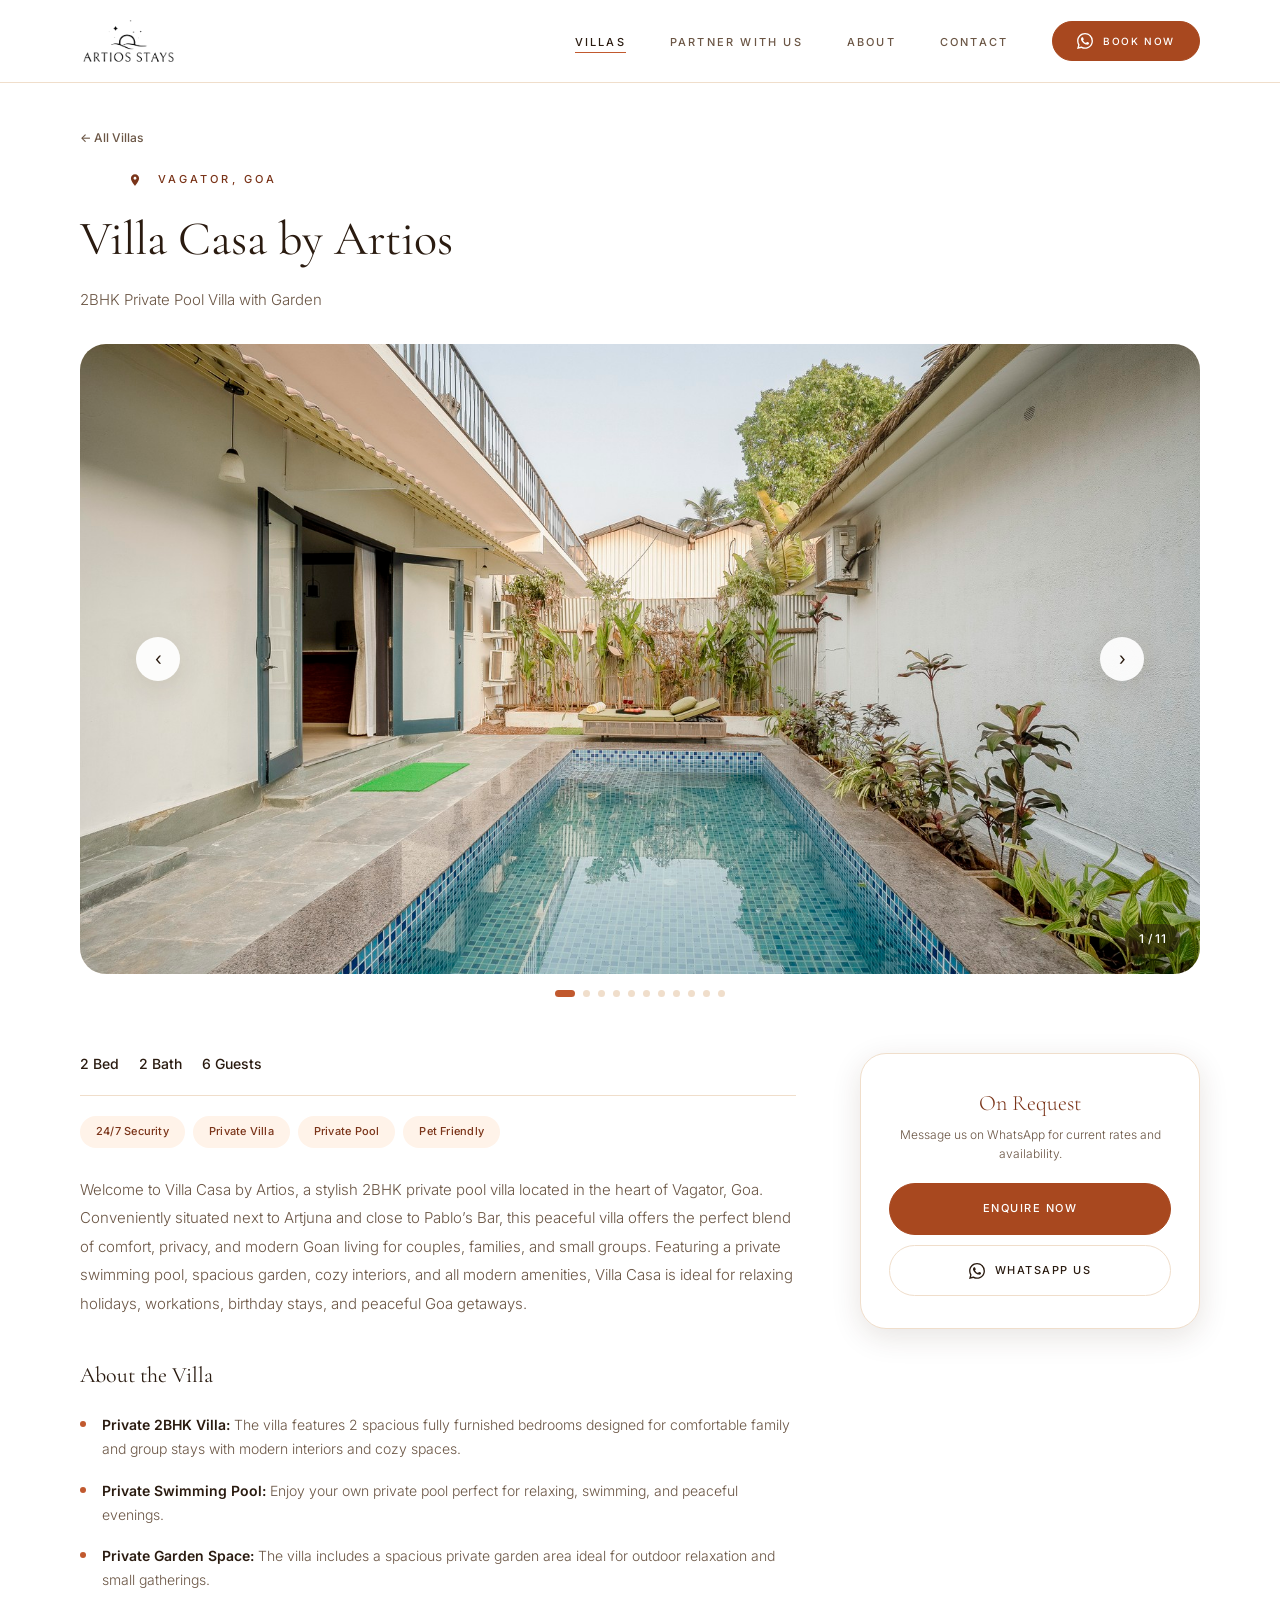
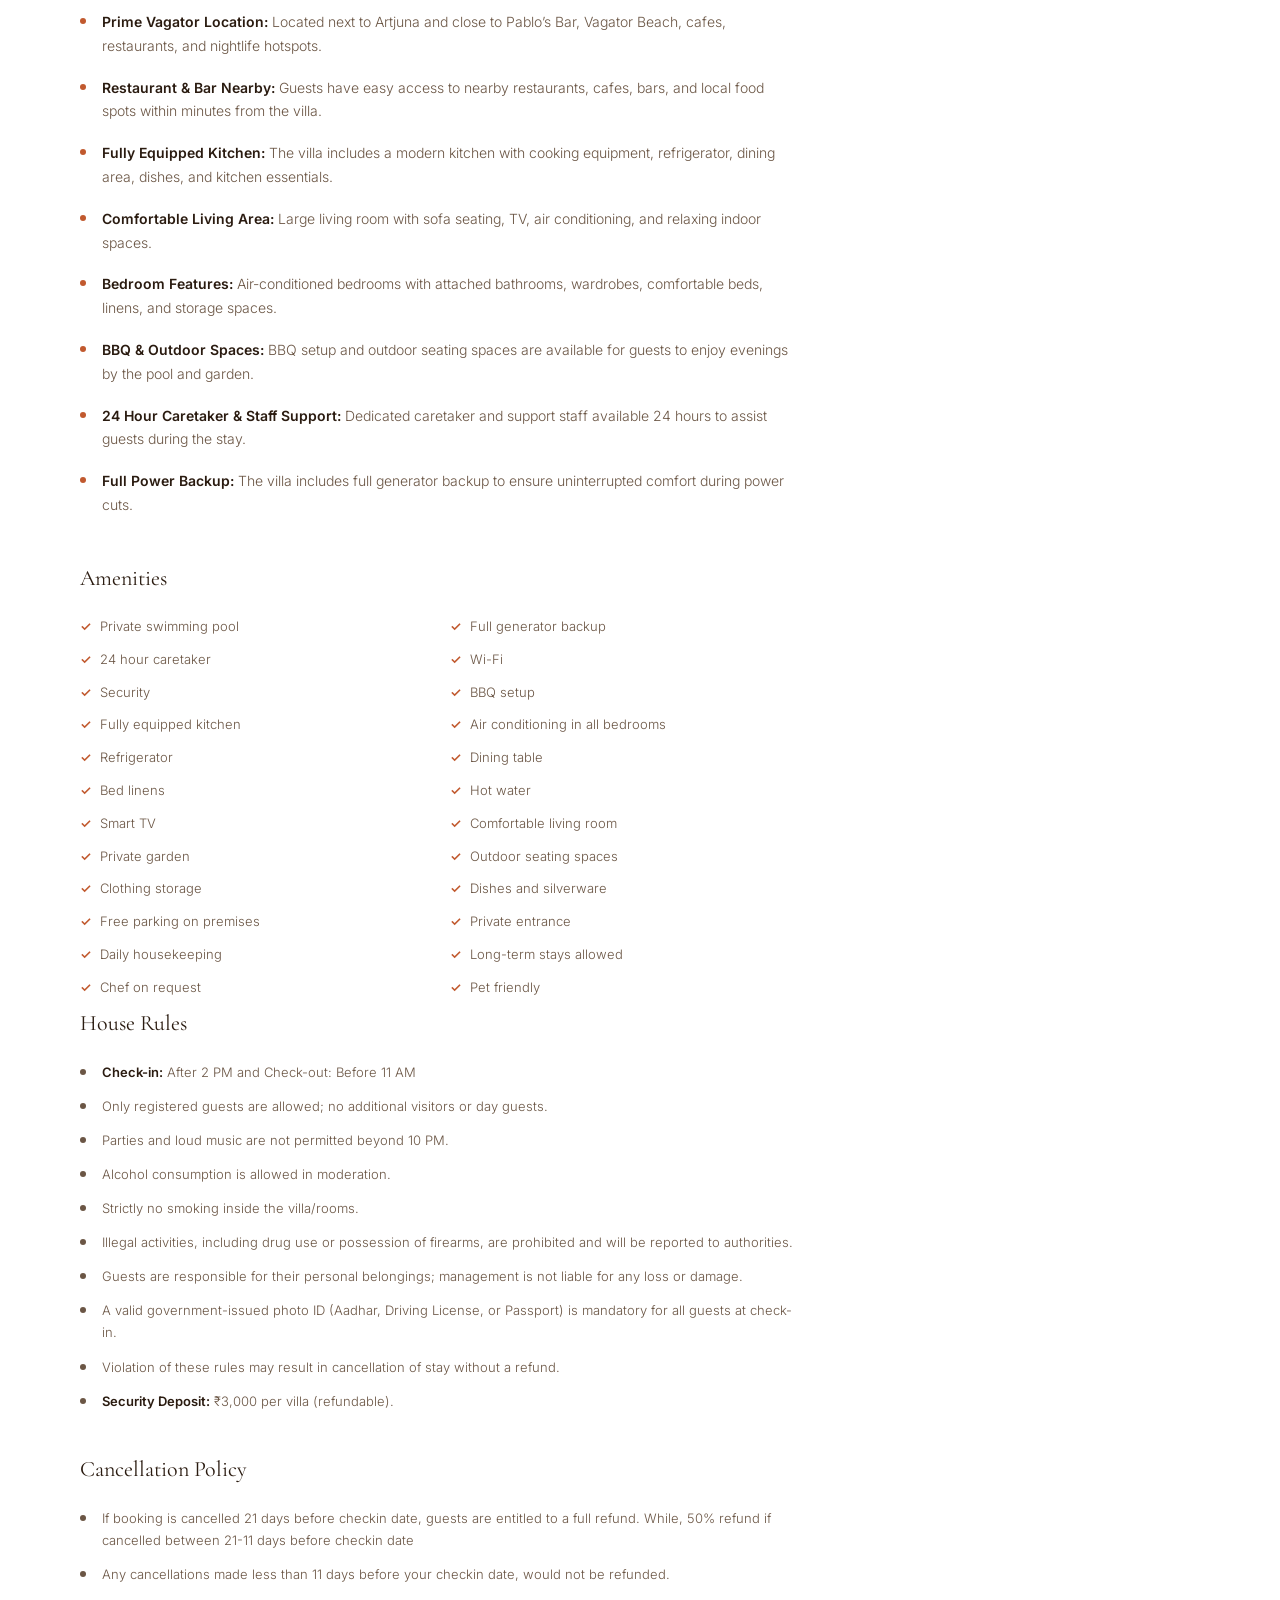
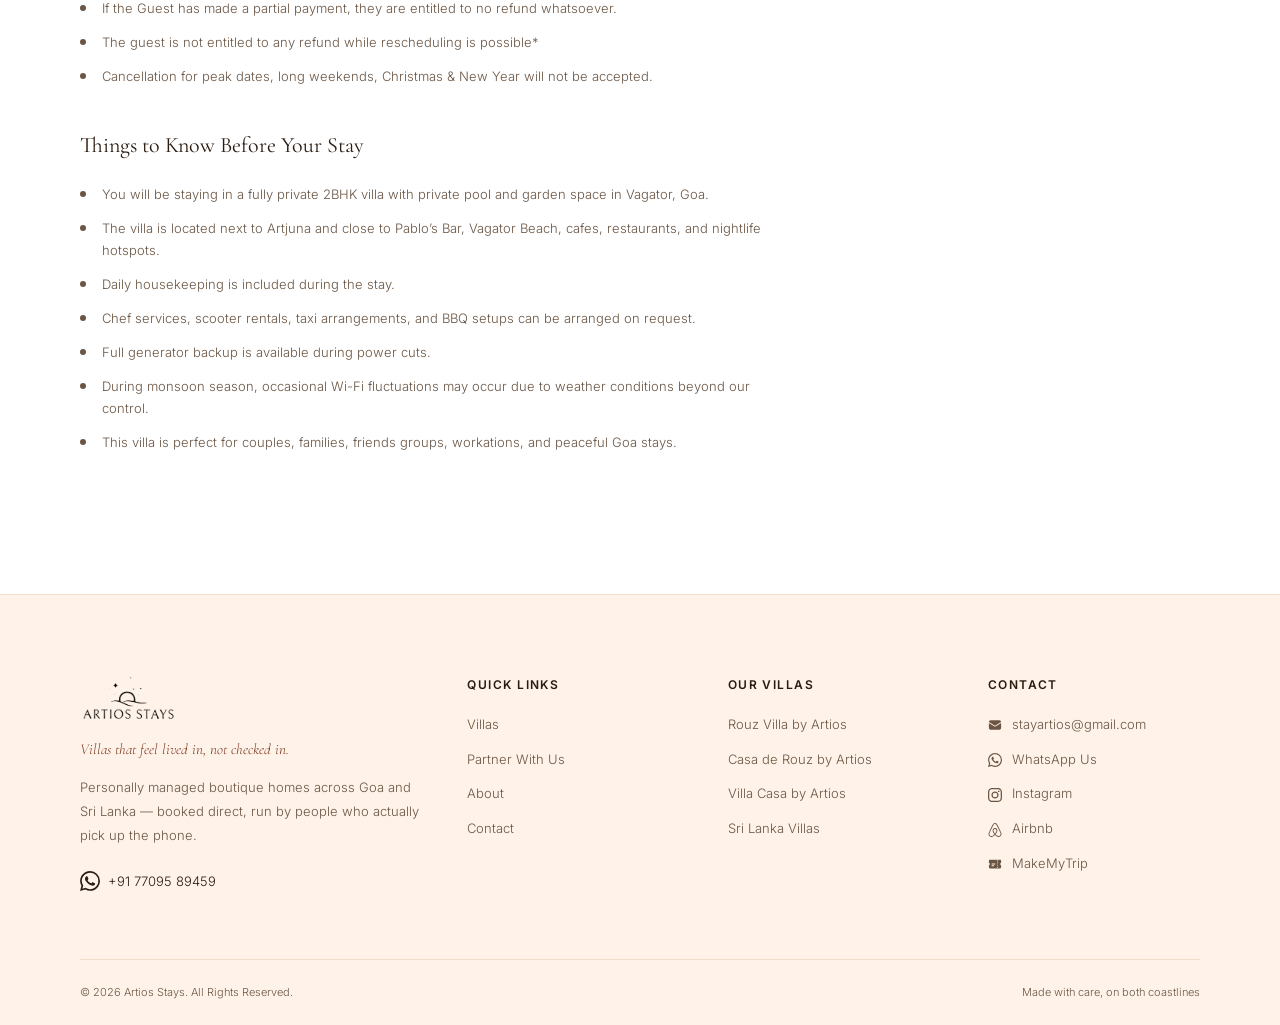
<file: villas/villa-casa-by-artios.html>
<!DOCTYPE html>
<html lang="en">
<head>
  <meta charset="UTF-8" />
  <meta name="viewport" content="width=device-width, initial-scale=1.0" />
  <title>Villa Casa by Artios — Artios Stays</title>
  <meta name="description" content="2BHK Private Pool Villa with Garden in Vagator, Goa. A stylish 2BHK private pool villa next to Artjuna and close to Pablo's Bar — private pool and garden, built for couples, families, and small groups." />
  <meta property="og:title" content="Villa Casa by Artios — Artios Stays" />
  <meta property="og:description" content="2BHK Private Pool Villa with Garden" />
  <link rel="preconnect" href="https://fonts.googleapis.com" />
  <link rel="preconnect" href="https://fonts.gstatic.com" crossorigin />
  <link href="https://fonts.googleapis.com/css2?family=Cormorant+Garamond:ital,wght@0,300;0,400;0,500;0,600;1,300;1,400;1,500;1,600&family=Inter:wght@300;400;500;600&display=swap" rel="stylesheet" />
  <link rel="stylesheet" href="../css/style.css" />
</head>
<body>

  <!-- ── Navigation ── -->
  <nav class="nav" id="navbar">
    <div class="nav__container">
      <a href="../index.html" class="nav__logo">
        <img src="../images/logo-black.png" alt="Artios Stays" class="nav__logo-img" />
      </a>
      <ul class="nav__links" id="navLinks">
        <li><a href="../villas.html" class="nav__link active">Villas</a></li>
        <li><a href="../partner-with-us.html" class="nav__link">Partner With Us</a></li>
        <li><a href="../about.html" class="nav__link">About</a></li>
        <li><a href="../contact.html" class="nav__link">Contact</a></li>
        <li>
          <a href="https://wa.me/917709589459" target="_blank" rel="noopener" class="btn btn--gold nav__cta">
            <svg width="16" height="16" viewBox="0 0 24 24" fill="currentColor"><path d="M17.472 14.382c-.297-.149-1.758-.867-2.03-.967-.273-.099-.471-.148-.67.15-.197.297-.767.966-.94 1.164-.173.199-.347.223-.644.075-.297-.15-1.255-.463-2.39-1.475-.883-.788-1.48-1.761-1.653-2.059-.173-.297-.018-.458.13-.606.134-.133.298-.347.446-.52.149-.174.198-.298.298-.497.099-.198.05-.371-.025-.52-.075-.149-.669-1.612-.916-2.207-.242-.579-.487-.5-.669-.51-.173-.008-.371-.01-.57-.01-.198 0-.52.074-.792.372-.272.297-1.04 1.016-1.04 2.479 0 1.462 1.065 2.875 1.213 3.074.149.198 2.096 3.2 5.077 4.487.709.306 1.262.489 1.694.625.712.227 1.36.195 1.871.118.571-.085 1.758-.719 2.006-1.413.248-.694.248-1.289.173-1.413-.074-.124-.272-.198-.57-.347m-5.421 7.403h-.004a9.87 9.87 0 01-5.031-1.378l-.361-.214-3.741.982.998-3.648-.235-.374a9.86 9.86 0 01-1.51-5.26c.001-5.45 4.436-9.884 9.888-9.884 2.64 0 5.122 1.03 6.988 2.898a9.825 9.825 0 012.893 6.994c-.003 5.45-4.437 9.884-9.885 9.884m8.413-18.297A11.815 11.815 0 0012.05 0C5.495 0 .16 5.335.157 11.892c0 2.096.547 4.142 1.588 5.945L.057 24l6.305-1.654a11.882 11.882 0 005.683 1.448h.005c6.554 0 11.89-5.335 11.893-11.893a11.821 11.821 0 00-3.48-8.413z"/></svg>
            Book Now
          </a>
        </li>
      </ul>
      <button class="nav__hamburger" id="hamburger" aria-label="Toggle menu">
        <span></span><span></span><span></span>
      </button>
    </div>
  </nav>

  <main>
  <section class="villa-detail">
    <div class="container">
      <a href="../villas.html" class="villa-detail__back">← All Villas</a>
      <p class="section__eyebrow villa-detail__eyebrow">
        <svg width="14" height="14" viewBox="0 0 24 24" fill="currentColor"><path d="M12 2C8.13 2 5 5.13 5 9c0 5.25 7 13 7 13s7-7.75 7-13c0-3.87-3.13-7-7-7zm0 9.5c-1.38 0-2.5-1.12-2.5-2.5s1.12-2.5 2.5-2.5 2.5 1.12 2.5 2.5-1.12 2.5-2.5 2.5z"/></svg>
        Vagator, Goa
      </p>
      <h1 class="villa-detail__title">Villa Casa by Artios</h1>
      <p class="villa-detail__tagline">2BHK Private Pool Villa with Garden</p>
    </div>

    <div class="villa-gallery" data-gallery>
      <div class="villa-gallery__viewport">
        <div class="villa-gallery__track">
        <img src="../images/villas/villa-casa-by-artios.jpg" alt="Villa Casa by Artios — photo 1" loading="eager" />
        <img src="../images/villas/villa-casa-by-artios-2.jpg" alt="Villa Casa by Artios — photo 2" loading="lazy" />
        <img src="../images/villas/villa-casa-by-artios-3.jpg" alt="Villa Casa by Artios — photo 3" loading="lazy" />
        <img src="../images/villas/villa-casa-by-artios-4.jpg" alt="Villa Casa by Artios — photo 4" loading="lazy" />
        <img src="../images/villas/villa-casa-by-artios-5.jpg" alt="Villa Casa by Artios — photo 5" loading="lazy" />
        <img src="../images/villas/villa-casa-by-artios-6.jpg" alt="Villa Casa by Artios — photo 6" loading="lazy" />
        <img src="../images/villas/villa-casa-by-artios-7.jpg" alt="Villa Casa by Artios — photo 7" loading="lazy" />
        <img src="../images/villas/villa-casa-by-artios-8.jpg" alt="Villa Casa by Artios — photo 8" loading="lazy" />
        <img src="../images/villas/villa-casa-by-artios-9.jpg" alt="Villa Casa by Artios — photo 9" loading="lazy" />
        <img src="../images/villas/villa-casa-by-artios-10.jpg" alt="Villa Casa by Artios — photo 10" loading="lazy" />
        <img src="../images/villas/villa-casa-by-artios-11.jpg" alt="Villa Casa by Artios — photo 11" loading="lazy" />
        </div>
        <button class="villa-gallery__btn villa-gallery__btn--prev" type="button" aria-label="Previous photo">‹</button>
        <button class="villa-gallery__btn villa-gallery__btn--next" type="button" aria-label="Next photo">›</button>
        <div class="villa-gallery__counter">1 / 11</div>
      </div>
      <div class="villa-gallery__dots"></div>
    </div>

    <div class="container">
      <div class="villa-detail__grid">
        <div class="villa-detail__main">
          <div class="villa-detail__facts">
            <span>2 Bed</span>
            <span>2 Bath</span>
            <span>6 Guests</span>
          </div>
          <div class="villa-detail__tags">
              <span class="villa-detail__tag">24/7 Security</span>
              <span class="villa-detail__tag">Private Villa</span>
              <span class="villa-detail__tag">Private Pool</span>
              <span class="villa-detail__tag">Pet Friendly</span>
          </div>
          <p class="villa-detail__desc">Welcome to Villa Casa by Artios, a stylish 2BHK private pool villa located in the heart of Vagator, Goa. Conveniently situated next to Artjuna and close to Pablo’s Bar, this peaceful villa offers the perfect blend of comfort, privacy, and modern Goan living for couples, families, and small groups. Featuring a private swimming pool, spacious garden, cozy interiors, and all modern amenities, Villa Casa is ideal for relaxing holidays, workations, birthday stays, and peaceful Goa getaways.</p>
          <h2 class="villa-detail__subhead">About the Villa</h2>
          <ul class="villa-detail__bullets">
          <li><strong>Private 2BHK Villa:</strong> The villa features 2 spacious fully furnished bedrooms designed for comfortable family and group stays with modern interiors and cozy spaces.</li>
          <li><strong>Private Swimming Pool:</strong> Enjoy your own private pool perfect for relaxing, swimming, and peaceful evenings.</li>
          <li><strong>Private Garden Space:</strong> The villa includes a spacious private garden area ideal for outdoor relaxation and small gatherings.</li>
          <li><strong>Prime Vagator Location:</strong> Located next to Artjuna and close to Pablo’s Bar, Vagator Beach, cafes, restaurants, and nightlife hotspots.</li>
          <li><strong>Restaurant & Bar Nearby:</strong> Guests have easy access to nearby restaurants, cafes, bars, and local food spots within minutes from the villa.</li>
          <li><strong>Fully Equipped Kitchen:</strong> The villa includes a modern kitchen with cooking equipment, refrigerator, dining area, dishes, and kitchen essentials.</li>
          <li><strong>Comfortable Living Area:</strong> Large living room with sofa seating, TV, air conditioning, and relaxing indoor spaces.</li>
          <li><strong>Bedroom Features:</strong> Air-conditioned bedrooms with attached bathrooms, wardrobes, comfortable beds, linens, and storage spaces.</li>
          <li><strong>BBQ & Outdoor Spaces:</strong> BBQ setup and outdoor seating spaces are available for guests to enjoy evenings by the pool and garden.</li>
          <li><strong>24 Hour Caretaker & Staff Support:</strong> Dedicated caretaker and support staff available 24 hours to assist guests during the stay.</li>
          <li><strong>Full Power Backup:</strong> The villa includes full generator backup to ensure uninterrupted comfort during power cuts.</li>
          </ul>
        <h2 class="villa-detail__subhead">Amenities</h2>
        <ul class="villa-detail__amenities">
          <li>Private swimming pool</li>
          <li>Full generator backup</li>
          <li>24 hour caretaker</li>
          <li>Wi-Fi</li>
          <li>Security</li>
          <li>BBQ setup</li>
          <li>Fully equipped kitchen</li>
          <li>Air conditioning in all bedrooms</li>
          <li>Refrigerator</li>
          <li>Dining table</li>
          <li>Bed linens</li>
          <li>Hot water</li>
          <li>Smart TV</li>
          <li>Comfortable living room</li>
          <li>Private garden</li>
          <li>Outdoor seating spaces</li>
          <li>Clothing storage</li>
          <li>Dishes and silverware</li>
          <li>Free parking on premises</li>
          <li>Private entrance</li>
          <li>Daily housekeeping</li>
          <li>Long-term stays allowed</li>
          <li>Chef on request</li>
          <li>Pet friendly</li>
        </ul>

          <h2 class="villa-detail__subhead">House Rules</h2>
          <ul class="villa-detail__bullets villa-detail__bullets--policy">
          <li><strong>Check-in:</strong> After 2 PM and Check-out: Before 11 AM</li>
          <li>Only registered guests are allowed; no additional visitors or day guests.</li>
          <li>Parties and loud music are not permitted beyond 10 PM.</li>
          <li>Alcohol consumption is allowed in moderation.</li>
          <li>Strictly no smoking inside the villa/rooms.</li>
          <li>Illegal activities, including drug use or possession of firearms, are prohibited and will be reported to authorities.</li>
          <li>Guests are responsible for their personal belongings; management is not liable for any loss or damage.</li>
          <li>A valid government-issued photo ID (Aadhar, Driving License, or Passport) is mandatory for all guests at check-in.</li>
          <li>Violation of these rules may result in cancellation of stay without a refund.</li>
          <li><strong>Security Deposit:</strong> ₹3,000 per villa (refundable).</li>
          </ul>

          <h2 class="villa-detail__subhead">Cancellation Policy</h2>
          <ul class="villa-detail__bullets villa-detail__bullets--policy">
          <li>If booking is cancelled 21 days before checkin date, guests are entitled to a full refund. While, 50% refund if cancelled between 21-11 days before checkin date</li>
          <li>Any cancellations made less than 11 days before your checkin date, would not be refunded.</li>
          <li>If the Guest has made a partial payment, they are entitled to no refund whatsoever.</li>
          <li>The guest is not entitled to any refund while rescheduling is possible*</li>
          <li>Cancellation for peak dates, long weekends, Christmas & New Year will not be accepted.</li>
          </ul>

          <h2 class="villa-detail__subhead">Things to Know Before Your Stay</h2>
          <ul class="villa-detail__bullets villa-detail__bullets--policy">
          <li>You will be staying in a fully private 2BHK villa with private pool and garden space in Vagator, Goa.</li>
          <li>The villa is located next to Artjuna and close to Pablo’s Bar, Vagator Beach, cafes, restaurants, and nightlife hotspots.</li>
          <li>Daily housekeeping is included during the stay.</li>
          <li>Chef services, scooter rentals, taxi arrangements, and BBQ setups can be arranged on request.</li>
          <li>Full generator backup is available during power cuts.</li>
          <li>During monsoon season, occasional Wi-Fi fluctuations may occur due to weather conditions beyond our control.</li>
          <li>This villa is perfect for couples, families, friends groups, workations, and peaceful Goa stays.</li>
          </ul>
        </div>
        <aside class="villa-detail__aside">
          <div class="villa-detail__card">
            <p class="villa-detail__card-price">On Request</p>
            <p class="villa-detail__card-note">Message us on WhatsApp for current rates and availability.</p>
            <a href="https://wa.me/917709589459?text=Hi%2C%20I%27m%20interested%20in%20Villa%20Casa%20by%20Artios" target="_blank" rel="noopener" class="btn btn--gold">Enquire Now</a>
            <a href="https://wa.me/917709589459" target="_blank" rel="noopener" class="btn btn--cream">
              <svg width="16" height="16" viewBox="0 0 24 24" fill="currentColor"><path d="M17.472 14.382c-.297-.149-1.758-.867-2.03-.967-.273-.099-.471-.148-.67.15-.197.297-.767.966-.94 1.164-.173.199-.347.223-.644.075-.297-.15-1.255-.463-2.39-1.475-.883-.788-1.48-1.761-1.653-2.059-.173-.297-.018-.458.13-.606.134-.133.298-.347.446-.52.149-.174.198-.298.298-.497.099-.198.05-.371-.025-.52-.075-.149-.669-1.612-.916-2.207-.242-.579-.487-.5-.669-.51-.173-.008-.371-.01-.57-.01-.198 0-.52.074-.792.372-.272.297-1.04 1.016-1.04 2.479 0 1.462 1.065 2.875 1.213 3.074.149.198 2.096 3.2 5.077 4.487.709.306 1.262.489 1.694.625.712.227 1.36.195 1.871.118.571-.085 1.758-.719 2.006-1.413.248-.694.248-1.289.173-1.413-.074-.124-.272-.198-.57-.347m-5.421 7.403h-.004a9.87 9.87 0 01-5.031-1.378l-.361-.214-3.741.982.998-3.648-.235-.374a9.86 9.86 0 01-1.51-5.26c.001-5.45 4.436-9.884 9.888-9.884 2.64 0 5.122 1.03 6.988 2.898a9.825 9.825 0 012.893 6.994c-.003 5.45-4.437 9.884-9.885 9.884m8.413-18.297A11.815 11.815 0 0012.05 0C5.495 0 .16 5.335.157 11.892c0 2.096.547 4.142 1.588 5.945L.057 24l6.305-1.654a11.882 11.882 0 005.683 1.448h.005c6.554 0 11.89-5.335 11.893-11.893a11.821 11.821 0 00-3.48-8.413z"/></svg>
              WhatsApp Us
            </a>
          </div>
        </aside>
      </div>
    </div>
  </section>
  </main>

  <!-- ── Footer ── -->
  <footer class="footer">
    <div class="container">
      <div class="footer__grid">
        <div class="footer__brand">
          <div class="footer__logo">
            <img src="../images/logo-black.png" alt="Artios Stays" class="footer__logo-img" />
          </div>
          <p class="footer__tagline">Villas that feel lived in, not checked in.</p>
          <p class="footer__desc">Personally managed boutique homes across Goa and Sri Lanka — booked direct, run by people who actually pick up the phone.</p>
          <a href="https://wa.me/917709589459" target="_blank" rel="noopener" class="footer__whatsapp">
            <svg width="20" height="20" viewBox="0 0 24 24" fill="currentColor"><path d="M17.472 14.382c-.297-.149-1.758-.867-2.03-.967-.273-.099-.471-.148-.67.15-.197.297-.767.966-.94 1.164-.173.199-.347.223-.644.075-.297-.15-1.255-.463-2.39-1.475-.883-.788-1.48-1.761-1.653-2.059-.173-.297-.018-.458.13-.606.134-.133.298-.347.446-.52.149-.174.198-.298.298-.497.099-.198.05-.371-.025-.52-.075-.149-.669-1.612-.916-2.207-.242-.579-.487-.5-.669-.51-.173-.008-.371-.01-.57-.01-.198 0-.52.074-.792.372-.272.297-1.04 1.016-1.04 2.479 0 1.462 1.065 2.875 1.213 3.074.149.198 2.096 3.2 5.077 4.487.709.306 1.262.489 1.694.625.712.227 1.36.195 1.871.118.571-.085 1.758-.719 2.006-1.413.248-.694.248-1.289.173-1.413-.074-.124-.272-.198-.57-.347m-5.421 7.403h-.004a9.87 9.87 0 01-5.031-1.378l-.361-.214-3.741.982.998-3.648-.235-.374a9.86 9.86 0 01-1.51-5.26c.001-5.45 4.436-9.884 9.888-9.884 2.64 0 5.122 1.03 6.988 2.898a9.825 9.825 0 012.893 6.994c-.003 5.45-4.437 9.884-9.885 9.884m8.413-18.297A11.815 11.815 0 0012.05 0C5.495 0 .16 5.335.157 11.892c0 2.096.547 4.142 1.588 5.945L.057 24l6.305-1.654a11.882 11.882 0 005.683 1.448h.005c6.554 0 11.89-5.335 11.893-11.893a11.821 11.821 0 00-3.48-8.413z"/></svg>
            +91 77095 89459
          </a>
        </div>
        <div class="footer__col">
          <h3 class="footer__heading">Quick Links</h3>
          <ul class="footer__links">
            <li><a href="../villas.html">Villas</a></li>
            <li><a href="../partner-with-us.html">Partner With Us</a></li>
            <li><a href="../about.html">About</a></li>
            <li><a href="../contact.html">Contact</a></li>
          </ul>
        </div>
        <div class="footer__col">
          <h3 class="footer__heading">Our Villas</h3>
          <ul class="footer__links">
            <li><a href="https://wa.me/917709589459?text=Rouz%20Villa%20by%20Artios%20enquiry" target="_blank" rel="noopener">Rouz Villa by Artios</a></li>
            <li><a href="https://wa.me/917709589459?text=Casa%20de%20Rouz%20by%20Artios%20enquiry" target="_blank" rel="noopener">Casa de Rouz by Artios</a></li>
            <li><a href="https://wa.me/917709589459?text=Villa%20Casa%20by%20Artios%20enquiry" target="_blank" rel="noopener">Villa Casa by Artios</a></li>
            <li><a href="../villas.html#sri-lanka">Sri Lanka Villas</a></li>
          </ul>
        </div>
        <div class="footer__col">
          <h3 class="footer__heading">Contact</h3>
          <ul class="footer__links">
            <li>
              <a href="mailto:stayartios@gmail.com">
                <svg width="14" height="14" viewBox="0 0 24 24" fill="currentColor" style="vertical-align:middle;margin-right:6px"><path d="M1.5 8.67v8.58a3 3 0 0 0 3 3h15a3 3 0 0 0 3-3V8.67l-8.928 5.493a3 3 0 0 1-3.144 0L1.5 8.67Z"/><path d="M22.5 6.908V6.75a3 3 0 0 0-3-3h-15a3 3 0 0 0-3 3v.158l9.714 5.978a1.5 1.5 0 0 0 1.572 0L22.5 6.908Z"/></svg>
                stayartios@gmail.com
              </a>
            </li>
            <li>
              <a href="https://wa.me/917709589459" target="_blank" rel="noopener">
                <svg width="14" height="14" viewBox="0 0 24 24" fill="currentColor" style="vertical-align:middle;margin-right:6px"><path d="M17.472 14.382c-.297-.149-1.758-.867-2.03-.967-.273-.099-.471-.148-.67.15-.197.297-.767.966-.94 1.164-.173.199-.347.223-.644.075-.297-.15-1.255-.463-2.39-1.475-.883-.788-1.48-1.761-1.653-2.059-.173-.297-.018-.458.13-.606.134-.133.298-.347.446-.52.149-.174.198-.298.298-.497.099-.198.05-.371-.025-.52-.075-.149-.669-1.612-.916-2.207-.242-.579-.487-.5-.669-.51-.173-.008-.371-.01-.57-.01-.198 0-.52.074-.792.372-.272.297-1.04 1.016-1.04 2.479 0 1.462 1.065 2.875 1.213 3.074.149.198 2.096 3.2 5.077 4.487.709.306 1.262.489 1.694.625.712.227 1.36.195 1.871.118.571-.085 1.758-.719 2.006-1.413.248-.694.248-1.289.173-1.413-.074-.124-.272-.198-.57-.347m-5.421 7.403h-.004a9.87 9.87 0 01-5.031-1.378l-.361-.214-3.741.982.998-3.648-.235-.374a9.86 9.86 0 01-1.51-5.26c.001-5.45 4.436-9.884 9.888-9.884 2.64 0 5.122 1.03 6.988 2.898a9.825 9.825 0 012.893 6.994c-.003 5.45-4.437 9.884-9.885 9.884m8.413-18.297A11.815 11.815 0 0012.05 0C5.495 0 .16 5.335.157 11.892c0 2.096.547 4.142 1.588 5.945L.057 24l6.305-1.654a11.882 11.882 0 005.683 1.448h.005c6.554 0 11.89-5.335 11.893-11.893a11.821 11.821 0 00-3.48-8.413z"/></svg>
                WhatsApp Us
              </a>
            </li>
            <li>
              <a href="https://www.instagram.com/artiosstays?igsi=eGt3amtibHN1MGs1" target="_blank" rel="noopener">
                <svg width="14" height="14" viewBox="0 0 24 24" fill="currentColor" style="vertical-align:middle;margin-right:6px"><path d="M7.0301.084c-1.2768.0602-2.1487.264-2.911.5634-.7888.3075-1.4575.72-2.1228 1.3877-.6652.6677-1.075 1.3368-1.3802 2.127-.2954.7638-.4956 1.6365-.552 2.914-.0564 1.2775-.0689 1.6882-.0626 4.947.0062 3.2586.0206 3.6671.0825 4.9473.061 1.2765.264 2.1482.5635 2.9107.308.7889.72 1.4573 1.388 2.1228.6679.6655 1.3365 1.0743 2.1285 1.38.7632.295 1.6361.4961 2.9134.552 1.2773.056 1.6884.069 4.9462.0627 3.2578-.0062 3.668-.0207 4.9478-.0814 1.28-.0607 2.147-.2652 2.9098-.5633.7889-.3086 1.4578-.72 2.1228-1.3881.665-.6682 1.0745-1.3378 1.3795-2.1284.2957-.7632.4966-1.636.552-2.9124.056-1.2809.0692-1.6898.063-4.948-.0063-3.2583-.021-3.6668-.0817-4.9465-.0607-1.2797-.264-2.1487-.5633-2.9117-.3084-.7889-.72-1.4568-1.3876-2.1228C21.2982 1.33 20.628.9208 19.8378.6165 19.074.321 18.2017.1197 16.9244.0645 15.6471.0093 15.236-.005 11.977.0014 8.718.0076 8.31.0215 7.0301.0839m.1402 21.6932c-1.17-.0509-1.8053-.2453-2.2287-.408-.5606-.216-.96-.4771-1.3819-.895-.422-.4178-.6811-.8186-.9-1.378-.1644-.4234-.3624-1.058-.4171-2.228-.0595-1.2645-.072-1.6442-.079-4.848-.007-3.2037.0053-3.583.0607-4.848.05-1.169.2456-1.805.408-2.2282.216-.5613.4762-.96.895-1.3816.4188-.4217.8184-.6814 1.3783-.9003.423-.1651 1.0575-.3614 2.227-.4171 1.2655-.06 1.6447-.072 4.848-.079 3.2033-.007 3.5835.005 4.8495.0608 1.169.0508 1.8053.2445 2.228.408.5608.216.96.4754 1.3816.895.4217.4194.6816.8176.9005 1.3787.1653.4217.3617 1.056.4169 2.2263.0602 1.2655.0739 1.645.0796 4.848.0058 3.203-.0055 3.5834-.061 4.848-.051 1.17-.245 1.8055-.408 2.2294-.216.5604-.4763.96-.8954 1.3814-.419.4215-.8181.6811-1.3783.9-.4224.1649-1.0577.3617-2.2262.4174-1.2656.0595-1.6448.072-4.8493.079-3.2045.007-3.5825-.006-4.848-.0608M16.953 5.5864A1.44 1.44 0 1 0 18.39 4.144a1.44 1.44 0 0 0-1.437 1.4424M5.8385 12.012c.0067 3.4032 2.7706 6.1557 6.173 6.1493 3.4026-.0065 6.157-2.7701 6.1506-6.1733-.0065-3.4032-2.771-6.1565-6.174-6.1498-3.403.0067-6.156 2.771-6.1496 6.1738M8 12.0077a4 4 0 1 1 4.008 3.9921A3.9996 3.9996 0 0 1 8 12.0077"/></svg>
                Instagram
              </a>
            </li>
            <li>
              <a href="https://www.airbnb.co.uk/rooms/1516764955832490836?unique_share_id=2057a000-b1b3-403f-a3a6-4c23b1572ab3&amp;viralityEntryPoint=1&amp;s=76" target="_blank" rel="noopener">
                <svg width="14" height="14" viewBox="0 0 24 24" fill="currentColor" style="vertical-align:middle;margin-right:6px"><path d="M12.001 18.275c-1.353-1.697-2.148-3.184-2.413-4.457-.263-1.027-.16-1.848.291-2.465.477-.71 1.188-1.056 2.121-1.056s1.643.345 2.12 1.063c.446.61.558 1.432.286 2.465-.291 1.298-1.085 2.785-2.412 4.458zm9.601 1.14c-.185 1.246-1.034 2.28-2.2 2.783-2.253.98-4.483-.583-6.392-2.704 3.157-3.951 3.74-7.028 2.385-9.018-.795-1.14-1.933-1.695-3.394-1.695-2.944 0-4.563 2.49-3.927 5.382.37 1.565 1.352 3.343 2.917 5.332-.98 1.085-1.91 1.856-2.732 2.333-.636.344-1.245.558-1.828.609-2.679.399-4.778-2.2-3.825-4.88.132-.345.395-.98.845-1.961l.025-.053c1.464-3.178 3.242-6.79 5.285-10.795l.053-.132.58-1.116c.45-.822.635-1.19 1.351-1.643.346-.21.77-.315 1.246-.315.954 0 1.698.558 2.016 1.007.158.239.345.557.582.953l.558 1.089.08.159c2.041 4.004 3.821 7.608 5.279 10.794l.026.025.533 1.22.318.764c.243.613.294 1.222.213 1.858zm1.22-2.39c-.186-.583-.505-1.271-.9-2.094v-.03c-1.889-4.006-3.642-7.608-5.307-10.844l-.111-.163C15.317 1.461 14.468 0 12.001 0c-2.44 0-3.476 1.695-4.535 3.898l-.081.16c-1.669 3.236-3.421 6.843-5.303 10.847v.053l-.559 1.22c-.21.504-.317.768-.345.847C-.172 20.74 2.611 24 5.98 24c.027 0 .132 0 .265-.027h.372c1.75-.213 3.554-1.325 5.384-3.317 1.829 1.989 3.635 3.104 5.382 3.317h.372c.133.027.239.027.265.027 3.37.003 6.152-3.261 4.802-6.975z"/></svg>
                Airbnb
              </a>
            </li>
            <li>
              <a href="https://www.makemytrip.com/hotels/villa_rouz_pool_jaccuzi_cook_4_min_to_beach_garden-details-goa.html" target="_blank" rel="noopener">
                <svg width="14" height="14" viewBox="0 0 24 24" fill="currentColor" style="vertical-align:middle;margin-right:6px"><path fill-rule="evenodd" clip-rule="evenodd" d="M1.5 6.375c0-1.036.84-1.875 1.875-1.875h17.25c1.035 0 1.875.84 1.875 1.875v3.026a.75.75 0 0 1-.375.65 2.249 2.249 0 0 0 0 3.898.75.75 0 0 1 .375.65v3.026c0 1.035-.84 1.875-1.875 1.875H3.375A1.875 1.875 0 0 1 1.5 17.625v-3.026a.75.75 0 0 1 .374-.65 2.249 2.249 0 0 0 0-3.898.75.75 0 0 1-.374-.65V6.375Zm15-1.125a.75.75 0 0 1 .75.75v.75a.75.75 0 0 1-1.5 0V6a.75.75 0 0 1 .75-.75Zm.75 4.5a.75.75 0 0 0-1.5 0v.75a.75.75 0 0 0 1.5 0v-.75Zm-.75 3a.75.75 0 0 1 .75.75v.75a.75.75 0 0 1-1.5 0v-.75a.75.75 0 0 1 .75-.75Zm.75 4.5a.75.75 0 0 0-1.5 0V18a.75.75 0 0 0 1.5 0v-.75ZM6 12a.75.75 0 0 1 .75-.75H12a.75.75 0 0 1 0 1.5H6.75A.75.75 0 0 1 6 12Zm.75 2.25a.75.75 0 0 0 0 1.5h3a.75.75 0 0 0 0-1.5h-3Z"/></svg>
                MakeMyTrip
              </a>
            </li>
          </ul>
        </div>
      </div>
      <div class="footer__bottom">
        <p>&copy; 2026 Artios Stays. All Rights Reserved.</p>
        <p>Made with care, on both coastlines</p>
      </div>
    </div>
  </footer>

  <script src="../js/main.js"></script>
</body>
</html>
</file>
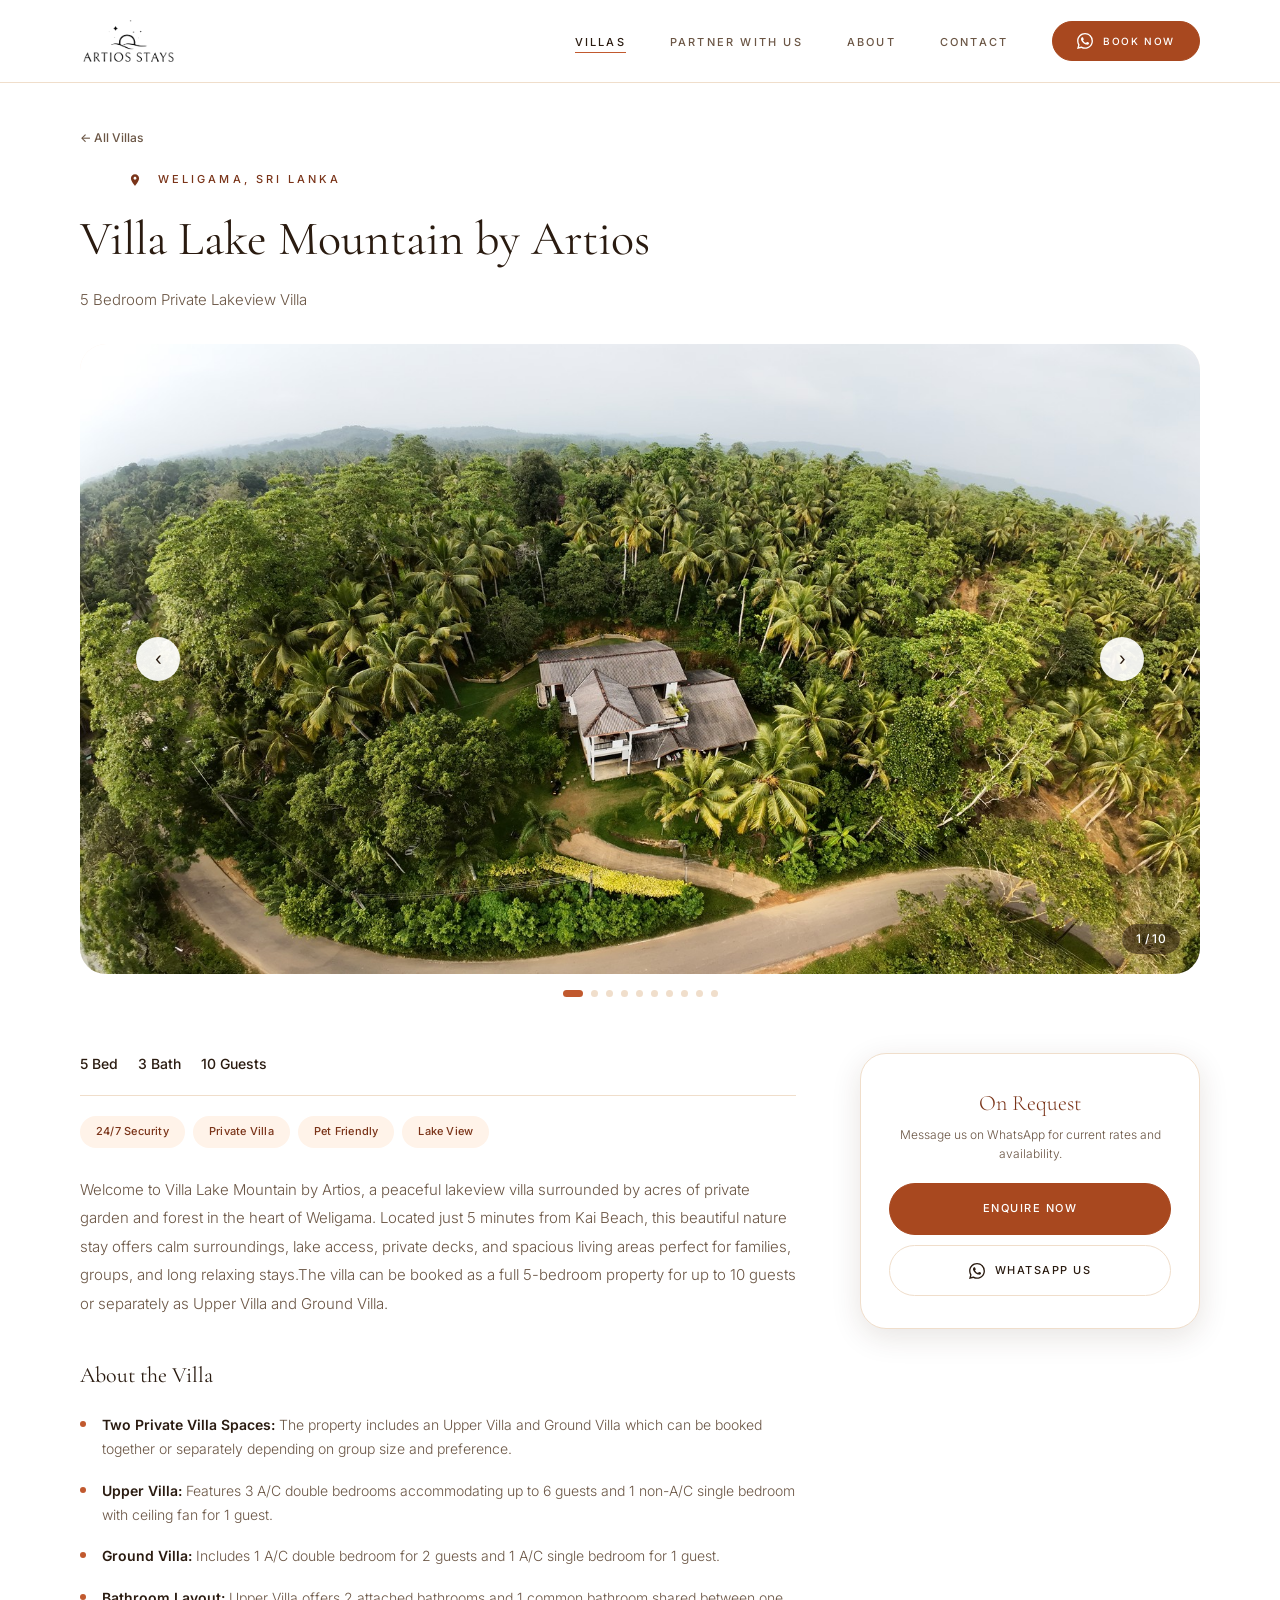
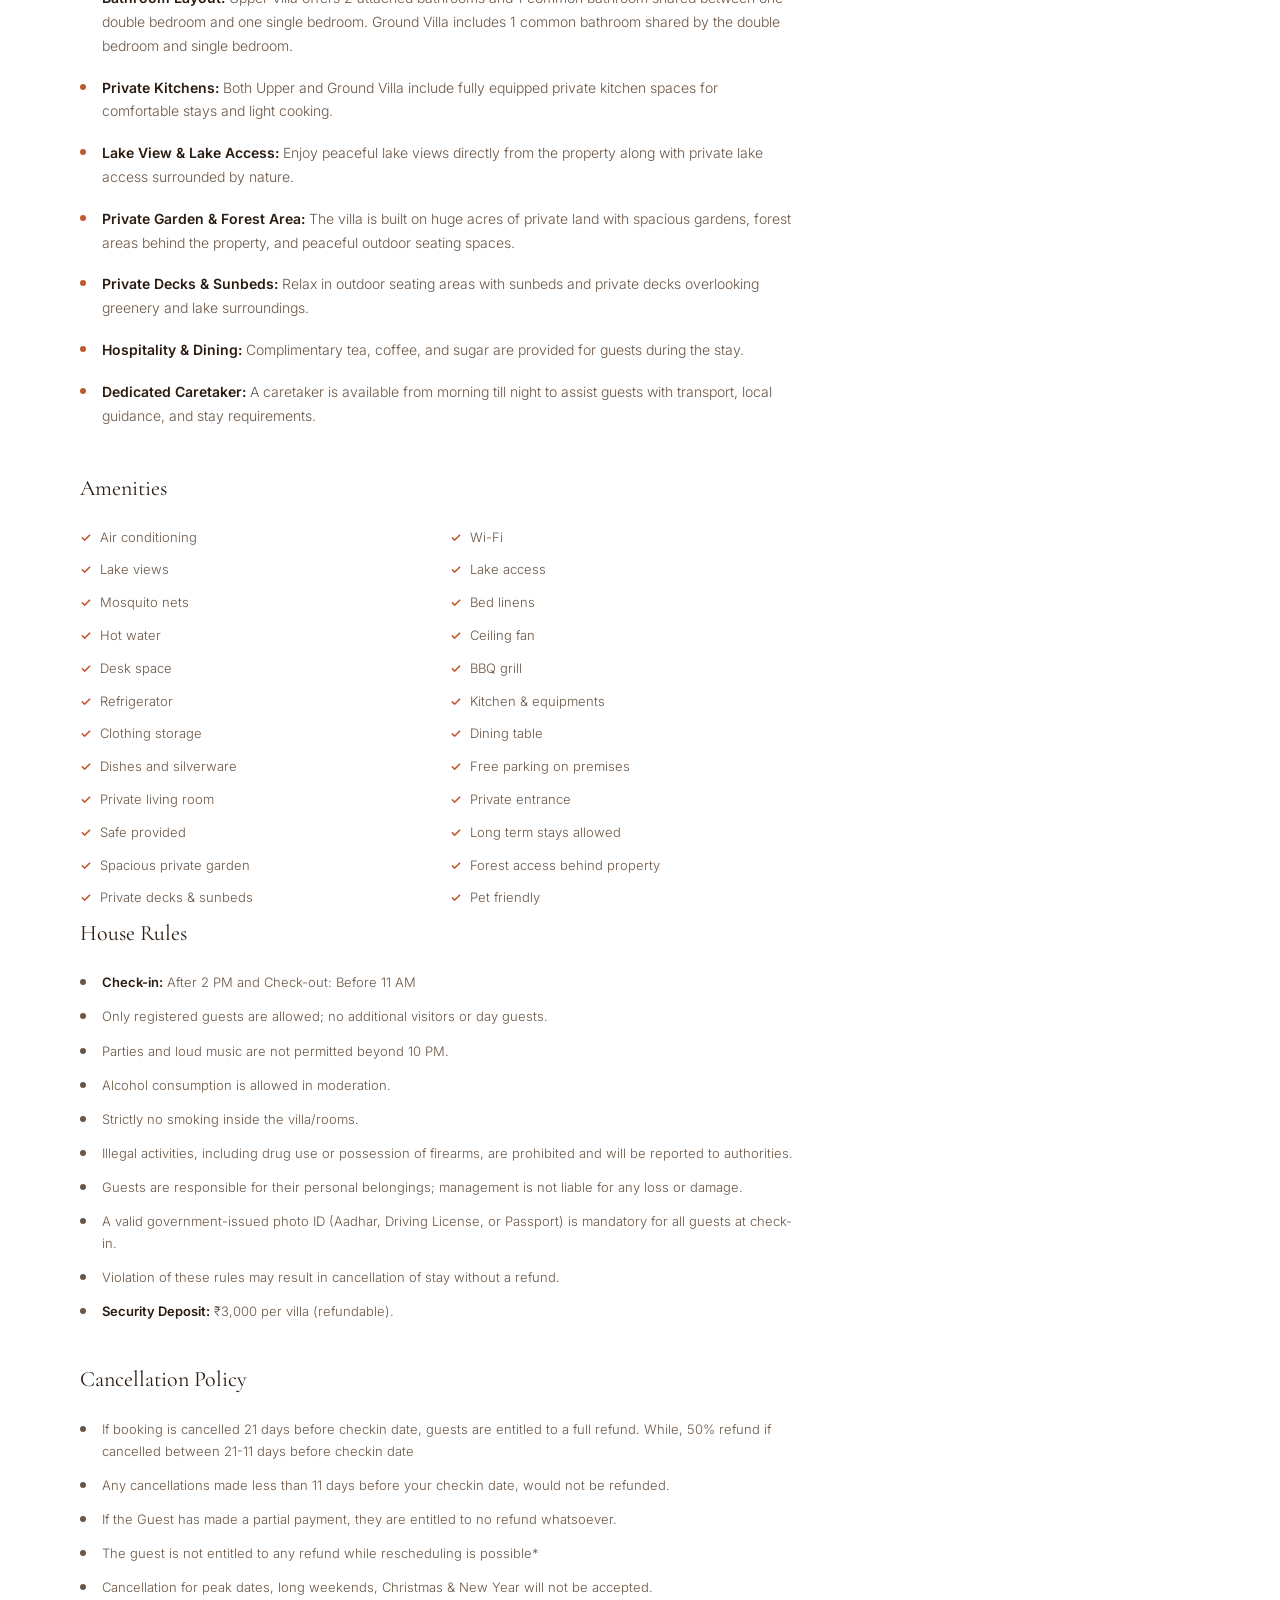
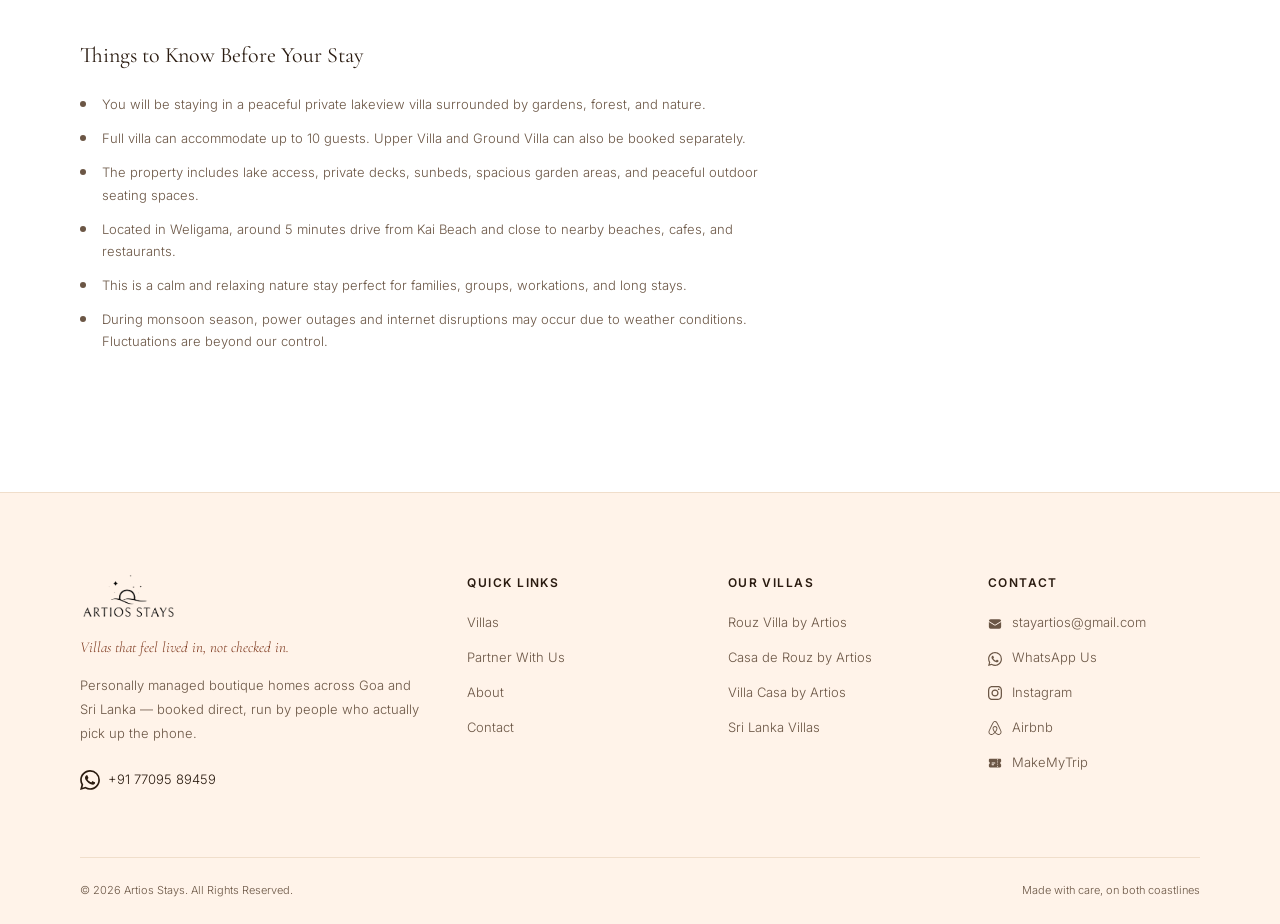
<file: villas/villa-lake-mountain-by-artios.html>
<!DOCTYPE html>
<html lang="en">
<head>
  <meta charset="UTF-8" />
  <meta name="viewport" content="width=device-width, initial-scale=1.0" />
  <title>Villa Lake Mountain by Artios — Artios Stays</title>
  <meta name="description" content="5 Bedroom Private Lakeview Villa in Weligama, Sri Lanka. A peaceful lakeview villa on acres of private garden and forest, five minutes from Kai Beach — bookable as a full 5-bedroom property or split into Upper and Ground Villas." />
  <meta property="og:title" content="Villa Lake Mountain by Artios — Artios Stays" />
  <meta property="og:description" content="5 Bedroom Private Lakeview Villa" />
  <link rel="preconnect" href="https://fonts.googleapis.com" />
  <link rel="preconnect" href="https://fonts.gstatic.com" crossorigin />
  <link href="https://fonts.googleapis.com/css2?family=Cormorant+Garamond:ital,wght@0,300;0,400;0,500;0,600;1,300;1,400;1,500;1,600&family=Inter:wght@300;400;500;600&display=swap" rel="stylesheet" />
  <link rel="stylesheet" href="../css/style.css" />
</head>
<body>

  <!-- ── Navigation ── -->
  <nav class="nav" id="navbar">
    <div class="nav__container">
      <a href="../index.html" class="nav__logo">
        <img src="../images/logo-black.png" alt="Artios Stays" class="nav__logo-img" />
      </a>
      <ul class="nav__links" id="navLinks">
        <li><a href="../villas.html" class="nav__link active">Villas</a></li>
        <li><a href="../partner-with-us.html" class="nav__link">Partner With Us</a></li>
        <li><a href="../about.html" class="nav__link">About</a></li>
        <li><a href="../contact.html" class="nav__link">Contact</a></li>
        <li>
          <a href="https://wa.me/917709589459" target="_blank" rel="noopener" class="btn btn--gold nav__cta">
            <svg width="16" height="16" viewBox="0 0 24 24" fill="currentColor"><path d="M17.472 14.382c-.297-.149-1.758-.867-2.03-.967-.273-.099-.471-.148-.67.15-.197.297-.767.966-.94 1.164-.173.199-.347.223-.644.075-.297-.15-1.255-.463-2.39-1.475-.883-.788-1.48-1.761-1.653-2.059-.173-.297-.018-.458.13-.606.134-.133.298-.347.446-.52.149-.174.198-.298.298-.497.099-.198.05-.371-.025-.52-.075-.149-.669-1.612-.916-2.207-.242-.579-.487-.5-.669-.51-.173-.008-.371-.01-.57-.01-.198 0-.52.074-.792.372-.272.297-1.04 1.016-1.04 2.479 0 1.462 1.065 2.875 1.213 3.074.149.198 2.096 3.2 5.077 4.487.709.306 1.262.489 1.694.625.712.227 1.36.195 1.871.118.571-.085 1.758-.719 2.006-1.413.248-.694.248-1.289.173-1.413-.074-.124-.272-.198-.57-.347m-5.421 7.403h-.004a9.87 9.87 0 01-5.031-1.378l-.361-.214-3.741.982.998-3.648-.235-.374a9.86 9.86 0 01-1.51-5.26c.001-5.45 4.436-9.884 9.888-9.884 2.64 0 5.122 1.03 6.988 2.898a9.825 9.825 0 012.893 6.994c-.003 5.45-4.437 9.884-9.885 9.884m8.413-18.297A11.815 11.815 0 0012.05 0C5.495 0 .16 5.335.157 11.892c0 2.096.547 4.142 1.588 5.945L.057 24l6.305-1.654a11.882 11.882 0 005.683 1.448h.005c6.554 0 11.89-5.335 11.893-11.893a11.821 11.821 0 00-3.48-8.413z"/></svg>
            Book Now
          </a>
        </li>
      </ul>
      <button class="nav__hamburger" id="hamburger" aria-label="Toggle menu">
        <span></span><span></span><span></span>
      </button>
    </div>
  </nav>

  <main>
  <section class="villa-detail">
    <div class="container">
      <a href="../villas.html" class="villa-detail__back">← All Villas</a>
      <p class="section__eyebrow villa-detail__eyebrow">
        <svg width="14" height="14" viewBox="0 0 24 24" fill="currentColor"><path d="M12 2C8.13 2 5 5.13 5 9c0 5.25 7 13 7 13s7-7.75 7-13c0-3.87-3.13-7-7-7zm0 9.5c-1.38 0-2.5-1.12-2.5-2.5s1.12-2.5 2.5-2.5 2.5 1.12 2.5 2.5-1.12 2.5-2.5 2.5z"/></svg>
        Weligama, Sri Lanka
      </p>
      <h1 class="villa-detail__title">Villa Lake Mountain by Artios</h1>
      <p class="villa-detail__tagline">5 Bedroom Private Lakeview Villa</p>
    </div>

    <div class="villa-gallery" data-gallery>
      <div class="villa-gallery__viewport">
        <div class="villa-gallery__track">
        <img src="../images/villas/villa-lake-mountain-by-artios.jpg" alt="Villa Lake Mountain by Artios — photo 1" loading="eager" />
        <img src="../images/villas/villa-lake-mountain-by-artios-2.jpg" alt="Villa Lake Mountain by Artios — photo 2" loading="lazy" />
        <img src="../images/villas/villa-lake-mountain-by-artios-3.jpg" alt="Villa Lake Mountain by Artios — photo 3" loading="lazy" />
        <img src="../images/villas/villa-lake-mountain-by-artios-4.jpg" alt="Villa Lake Mountain by Artios — photo 4" loading="lazy" />
        <img src="../images/villas/villa-lake-mountain-by-artios-5.jpg" alt="Villa Lake Mountain by Artios — photo 5" loading="lazy" />
        <img src="../images/villas/villa-lake-mountain-by-artios-6.jpg" alt="Villa Lake Mountain by Artios — photo 6" loading="lazy" />
        <img src="../images/villas/villa-lake-mountain-by-artios-7.jpg" alt="Villa Lake Mountain by Artios — photo 7" loading="lazy" />
        <img src="../images/villas/villa-lake-mountain-by-artios-8.jpg" alt="Villa Lake Mountain by Artios — photo 8" loading="lazy" />
        <img src="../images/villas/villa-lake-mountain-by-artios-9.jpg" alt="Villa Lake Mountain by Artios — photo 9" loading="lazy" />
        <img src="../images/villas/villa-lake-mountain-by-artios-10.jpg" alt="Villa Lake Mountain by Artios — photo 10" loading="lazy" />
        </div>
        <button class="villa-gallery__btn villa-gallery__btn--prev" type="button" aria-label="Previous photo">‹</button>
        <button class="villa-gallery__btn villa-gallery__btn--next" type="button" aria-label="Next photo">›</button>
        <div class="villa-gallery__counter">1 / 10</div>
      </div>
      <div class="villa-gallery__dots"></div>
    </div>

    <div class="container">
      <div class="villa-detail__grid">
        <div class="villa-detail__main">
          <div class="villa-detail__facts">
            <span>5 Bed</span>
            <span>3 Bath</span>
            <span>10 Guests</span>
          </div>
          <div class="villa-detail__tags">
              <span class="villa-detail__tag">24/7 Security</span>
              <span class="villa-detail__tag">Private Villa</span>
              <span class="villa-detail__tag">Pet Friendly</span>
              <span class="villa-detail__tag">Lake View</span>
          </div>
          <p class="villa-detail__desc">Welcome to Villa Lake Mountain by Artios, a peaceful lakeview villa surrounded by acres of private garden and forest in the heart of Weligama. Located just 5 minutes from Kai Beach, this beautiful nature stay offers calm surroundings, lake access, private decks, and spacious living areas perfect for families, groups, and long relaxing stays.The villa can be booked as a full 5-bedroom property for up to 10 guests or separately as Upper Villa and Ground Villa.</p>
          <h2 class="villa-detail__subhead">About the Villa</h2>
          <ul class="villa-detail__bullets">
          <li><strong>Two Private Villa Spaces:</strong> The property includes an Upper Villa and Ground Villa which can be booked together or separately depending on group size and preference.</li>
          <li><strong>Upper Villa:</strong> Features 3 A/C double bedrooms accommodating up to 6 guests and 1 non-A/C single bedroom with ceiling fan for 1 guest.</li>
          <li><strong>Ground Villa:</strong> Includes 1 A/C double bedroom for 2 guests and 1 A/C single bedroom for 1 guest.</li>
          <li><strong>Bathroom Layout:</strong> Upper Villa offers 2 attached bathrooms and 1 common bathroom shared between one double bedroom and one single bedroom. Ground Villa includes 1 common bathroom shared by the double bedroom and single bedroom.</li>
          <li><strong>Private Kitchens:</strong> Both Upper and Ground Villa include fully equipped private kitchen spaces for comfortable stays and light cooking.</li>
          <li><strong>Lake View & Lake Access:</strong> Enjoy peaceful lake views directly from the property along with private lake access surrounded by nature.</li>
          <li><strong>Private Garden & Forest Area:</strong> The villa is built on huge acres of private land with spacious gardens, forest areas behind the property, and peaceful outdoor seating spaces.</li>
          <li><strong>Private Decks & Sunbeds:</strong> Relax in outdoor seating areas with sunbeds and private decks overlooking greenery and lake surroundings.</li>
          <li><strong>Hospitality & Dining:</strong> Complimentary tea, coffee, and sugar are provided for guests during the stay.</li>
          <li><strong>Dedicated Caretaker:</strong> A caretaker is available from morning till night to assist guests with transport, local guidance, and stay requirements.</li>
          </ul>
        <h2 class="villa-detail__subhead">Amenities</h2>
        <ul class="villa-detail__amenities">
          <li>Air conditioning</li>
          <li>Wi-Fi</li>
          <li>Lake views</li>
          <li>Lake access</li>
          <li>Mosquito nets</li>
          <li>Bed linens</li>
          <li>Hot water</li>
          <li>Ceiling fan</li>
          <li>Desk space</li>
          <li>BBQ grill</li>
          <li>Refrigerator</li>
          <li>Kitchen & equipments</li>
          <li>Clothing storage</li>
          <li>Dining table</li>
          <li>Dishes and silverware</li>
          <li>Free parking on premises</li>
          <li>Private living room</li>
          <li>Private entrance</li>
          <li>Safe provided</li>
          <li>Long term stays allowed</li>
          <li>Spacious private garden</li>
          <li>Forest access behind property</li>
          <li>Private decks & sunbeds</li>
          <li>Pet friendly</li>
        </ul>

          <h2 class="villa-detail__subhead">House Rules</h2>
          <ul class="villa-detail__bullets villa-detail__bullets--policy">
          <li><strong>Check-in:</strong> After 2 PM and Check-out: Before 11 AM</li>
          <li>Only registered guests are allowed; no additional visitors or day guests.</li>
          <li>Parties and loud music are not permitted beyond 10 PM.</li>
          <li>Alcohol consumption is allowed in moderation.</li>
          <li>Strictly no smoking inside the villa/rooms.</li>
          <li>Illegal activities, including drug use or possession of firearms, are prohibited and will be reported to authorities.</li>
          <li>Guests are responsible for their personal belongings; management is not liable for any loss or damage.</li>
          <li>A valid government-issued photo ID (Aadhar, Driving License, or Passport) is mandatory for all guests at check-in.</li>
          <li>Violation of these rules may result in cancellation of stay without a refund.</li>
          <li><strong>Security Deposit:</strong> ₹3,000 per villa (refundable).</li>
          </ul>

          <h2 class="villa-detail__subhead">Cancellation Policy</h2>
          <ul class="villa-detail__bullets villa-detail__bullets--policy">
          <li>If booking is cancelled 21 days before checkin date, guests are entitled to a full refund. While, 50% refund if cancelled between 21-11 days before checkin date</li>
          <li>Any cancellations made less than 11 days before your checkin date, would not be refunded.</li>
          <li>If the Guest has made a partial payment, they are entitled to no refund whatsoever.</li>
          <li>The guest is not entitled to any refund while rescheduling is possible*</li>
          <li>Cancellation for peak dates, long weekends, Christmas & New Year will not be accepted.</li>
          </ul>

          <h2 class="villa-detail__subhead">Things to Know Before Your Stay</h2>
          <ul class="villa-detail__bullets villa-detail__bullets--policy">
          <li>You will be staying in a peaceful private lakeview villa surrounded by gardens, forest, and nature.</li>
          <li>Full villa can accommodate up to 10 guests. Upper Villa and Ground Villa can also be booked separately.</li>
          <li>The property includes lake access, private decks, sunbeds, spacious garden areas, and peaceful outdoor seating spaces.</li>
          <li>Located in Weligama, around 5 minutes drive from Kai Beach and close to nearby beaches, cafes, and restaurants.</li>
          <li>This is a calm and relaxing nature stay perfect for families, groups, workations, and long stays.</li>
          <li>During monsoon season, power outages and internet disruptions may occur due to weather conditions. Fluctuations are beyond our control.</li>
          </ul>
        </div>
        <aside class="villa-detail__aside">
          <div class="villa-detail__card">
            <p class="villa-detail__card-price">On Request</p>
            <p class="villa-detail__card-note">Message us on WhatsApp for current rates and availability.</p>
            <a href="https://wa.me/917709589459?text=Hi%2C%20I%27m%20interested%20in%20Villa%20Lake%20Mountain%20by%20Artios" target="_blank" rel="noopener" class="btn btn--gold">Enquire Now</a>
            <a href="https://wa.me/917709589459" target="_blank" rel="noopener" class="btn btn--cream">
              <svg width="16" height="16" viewBox="0 0 24 24" fill="currentColor"><path d="M17.472 14.382c-.297-.149-1.758-.867-2.03-.967-.273-.099-.471-.148-.67.15-.197.297-.767.966-.94 1.164-.173.199-.347.223-.644.075-.297-.15-1.255-.463-2.39-1.475-.883-.788-1.48-1.761-1.653-2.059-.173-.297-.018-.458.13-.606.134-.133.298-.347.446-.52.149-.174.198-.298.298-.497.099-.198.05-.371-.025-.52-.075-.149-.669-1.612-.916-2.207-.242-.579-.487-.5-.669-.51-.173-.008-.371-.01-.57-.01-.198 0-.52.074-.792.372-.272.297-1.04 1.016-1.04 2.479 0 1.462 1.065 2.875 1.213 3.074.149.198 2.096 3.2 5.077 4.487.709.306 1.262.489 1.694.625.712.227 1.36.195 1.871.118.571-.085 1.758-.719 2.006-1.413.248-.694.248-1.289.173-1.413-.074-.124-.272-.198-.57-.347m-5.421 7.403h-.004a9.87 9.87 0 01-5.031-1.378l-.361-.214-3.741.982.998-3.648-.235-.374a9.86 9.86 0 01-1.51-5.26c.001-5.45 4.436-9.884 9.888-9.884 2.64 0 5.122 1.03 6.988 2.898a9.825 9.825 0 012.893 6.994c-.003 5.45-4.437 9.884-9.885 9.884m8.413-18.297A11.815 11.815 0 0012.05 0C5.495 0 .16 5.335.157 11.892c0 2.096.547 4.142 1.588 5.945L.057 24l6.305-1.654a11.882 11.882 0 005.683 1.448h.005c6.554 0 11.89-5.335 11.893-11.893a11.821 11.821 0 00-3.48-8.413z"/></svg>
              WhatsApp Us
            </a>
          </div>
        </aside>
      </div>
    </div>
  </section>
  </main>

  <!-- ── Footer ── -->
  <footer class="footer">
    <div class="container">
      <div class="footer__grid">
        <div class="footer__brand">
          <div class="footer__logo">
            <img src="../images/logo-black.png" alt="Artios Stays" class="footer__logo-img" />
          </div>
          <p class="footer__tagline">Villas that feel lived in, not checked in.</p>
          <p class="footer__desc">Personally managed boutique homes across Goa and Sri Lanka — booked direct, run by people who actually pick up the phone.</p>
          <a href="https://wa.me/917709589459" target="_blank" rel="noopener" class="footer__whatsapp">
            <svg width="20" height="20" viewBox="0 0 24 24" fill="currentColor"><path d="M17.472 14.382c-.297-.149-1.758-.867-2.03-.967-.273-.099-.471-.148-.67.15-.197.297-.767.966-.94 1.164-.173.199-.347.223-.644.075-.297-.15-1.255-.463-2.39-1.475-.883-.788-1.48-1.761-1.653-2.059-.173-.297-.018-.458.13-.606.134-.133.298-.347.446-.52.149-.174.198-.298.298-.497.099-.198.05-.371-.025-.52-.075-.149-.669-1.612-.916-2.207-.242-.579-.487-.5-.669-.51-.173-.008-.371-.01-.57-.01-.198 0-.52.074-.792.372-.272.297-1.04 1.016-1.04 2.479 0 1.462 1.065 2.875 1.213 3.074.149.198 2.096 3.2 5.077 4.487.709.306 1.262.489 1.694.625.712.227 1.36.195 1.871.118.571-.085 1.758-.719 2.006-1.413.248-.694.248-1.289.173-1.413-.074-.124-.272-.198-.57-.347m-5.421 7.403h-.004a9.87 9.87 0 01-5.031-1.378l-.361-.214-3.741.982.998-3.648-.235-.374a9.86 9.86 0 01-1.51-5.26c.001-5.45 4.436-9.884 9.888-9.884 2.64 0 5.122 1.03 6.988 2.898a9.825 9.825 0 012.893 6.994c-.003 5.45-4.437 9.884-9.885 9.884m8.413-18.297A11.815 11.815 0 0012.05 0C5.495 0 .16 5.335.157 11.892c0 2.096.547 4.142 1.588 5.945L.057 24l6.305-1.654a11.882 11.882 0 005.683 1.448h.005c6.554 0 11.89-5.335 11.893-11.893a11.821 11.821 0 00-3.48-8.413z"/></svg>
            +91 77095 89459
          </a>
        </div>
        <div class="footer__col">
          <h3 class="footer__heading">Quick Links</h3>
          <ul class="footer__links">
            <li><a href="../villas.html">Villas</a></li>
            <li><a href="../partner-with-us.html">Partner With Us</a></li>
            <li><a href="../about.html">About</a></li>
            <li><a href="../contact.html">Contact</a></li>
          </ul>
        </div>
        <div class="footer__col">
          <h3 class="footer__heading">Our Villas</h3>
          <ul class="footer__links">
            <li><a href="https://wa.me/917709589459?text=Rouz%20Villa%20by%20Artios%20enquiry" target="_blank" rel="noopener">Rouz Villa by Artios</a></li>
            <li><a href="https://wa.me/917709589459?text=Casa%20de%20Rouz%20by%20Artios%20enquiry" target="_blank" rel="noopener">Casa de Rouz by Artios</a></li>
            <li><a href="https://wa.me/917709589459?text=Villa%20Casa%20by%20Artios%20enquiry" target="_blank" rel="noopener">Villa Casa by Artios</a></li>
            <li><a href="../villas.html#sri-lanka">Sri Lanka Villas</a></li>
          </ul>
        </div>
        <div class="footer__col">
          <h3 class="footer__heading">Contact</h3>
          <ul class="footer__links">
            <li>
              <a href="mailto:stayartios@gmail.com">
                <svg width="14" height="14" viewBox="0 0 24 24" fill="currentColor" style="vertical-align:middle;margin-right:6px"><path d="M1.5 8.67v8.58a3 3 0 0 0 3 3h15a3 3 0 0 0 3-3V8.67l-8.928 5.493a3 3 0 0 1-3.144 0L1.5 8.67Z"/><path d="M22.5 6.908V6.75a3 3 0 0 0-3-3h-15a3 3 0 0 0-3 3v.158l9.714 5.978a1.5 1.5 0 0 0 1.572 0L22.5 6.908Z"/></svg>
                stayartios@gmail.com
              </a>
            </li>
            <li>
              <a href="https://wa.me/917709589459" target="_blank" rel="noopener">
                <svg width="14" height="14" viewBox="0 0 24 24" fill="currentColor" style="vertical-align:middle;margin-right:6px"><path d="M17.472 14.382c-.297-.149-1.758-.867-2.03-.967-.273-.099-.471-.148-.67.15-.197.297-.767.966-.94 1.164-.173.199-.347.223-.644.075-.297-.15-1.255-.463-2.39-1.475-.883-.788-1.48-1.761-1.653-2.059-.173-.297-.018-.458.13-.606.134-.133.298-.347.446-.52.149-.174.198-.298.298-.497.099-.198.05-.371-.025-.52-.075-.149-.669-1.612-.916-2.207-.242-.579-.487-.5-.669-.51-.173-.008-.371-.01-.57-.01-.198 0-.52.074-.792.372-.272.297-1.04 1.016-1.04 2.479 0 1.462 1.065 2.875 1.213 3.074.149.198 2.096 3.2 5.077 4.487.709.306 1.262.489 1.694.625.712.227 1.36.195 1.871.118.571-.085 1.758-.719 2.006-1.413.248-.694.248-1.289.173-1.413-.074-.124-.272-.198-.57-.347m-5.421 7.403h-.004a9.87 9.87 0 01-5.031-1.378l-.361-.214-3.741.982.998-3.648-.235-.374a9.86 9.86 0 01-1.51-5.26c.001-5.45 4.436-9.884 9.888-9.884 2.64 0 5.122 1.03 6.988 2.898a9.825 9.825 0 012.893 6.994c-.003 5.45-4.437 9.884-9.885 9.884m8.413-18.297A11.815 11.815 0 0012.05 0C5.495 0 .16 5.335.157 11.892c0 2.096.547 4.142 1.588 5.945L.057 24l6.305-1.654a11.882 11.882 0 005.683 1.448h.005c6.554 0 11.89-5.335 11.893-11.893a11.821 11.821 0 00-3.48-8.413z"/></svg>
                WhatsApp Us
              </a>
            </li>
            <li>
              <a href="https://www.instagram.com/artiosstays?igsi=eGt3amtibHN1MGs1" target="_blank" rel="noopener">
                <svg width="14" height="14" viewBox="0 0 24 24" fill="currentColor" style="vertical-align:middle;margin-right:6px"><path d="M7.0301.084c-1.2768.0602-2.1487.264-2.911.5634-.7888.3075-1.4575.72-2.1228 1.3877-.6652.6677-1.075 1.3368-1.3802 2.127-.2954.7638-.4956 1.6365-.552 2.914-.0564 1.2775-.0689 1.6882-.0626 4.947.0062 3.2586.0206 3.6671.0825 4.9473.061 1.2765.264 2.1482.5635 2.9107.308.7889.72 1.4573 1.388 2.1228.6679.6655 1.3365 1.0743 2.1285 1.38.7632.295 1.6361.4961 2.9134.552 1.2773.056 1.6884.069 4.9462.0627 3.2578-.0062 3.668-.0207 4.9478-.0814 1.28-.0607 2.147-.2652 2.9098-.5633.7889-.3086 1.4578-.72 2.1228-1.3881.665-.6682 1.0745-1.3378 1.3795-2.1284.2957-.7632.4966-1.636.552-2.9124.056-1.2809.0692-1.6898.063-4.948-.0063-3.2583-.021-3.6668-.0817-4.9465-.0607-1.2797-.264-2.1487-.5633-2.9117-.3084-.7889-.72-1.4568-1.3876-2.1228C21.2982 1.33 20.628.9208 19.8378.6165 19.074.321 18.2017.1197 16.9244.0645 15.6471.0093 15.236-.005 11.977.0014 8.718.0076 8.31.0215 7.0301.0839m.1402 21.6932c-1.17-.0509-1.8053-.2453-2.2287-.408-.5606-.216-.96-.4771-1.3819-.895-.422-.4178-.6811-.8186-.9-1.378-.1644-.4234-.3624-1.058-.4171-2.228-.0595-1.2645-.072-1.6442-.079-4.848-.007-3.2037.0053-3.583.0607-4.848.05-1.169.2456-1.805.408-2.2282.216-.5613.4762-.96.895-1.3816.4188-.4217.8184-.6814 1.3783-.9003.423-.1651 1.0575-.3614 2.227-.4171 1.2655-.06 1.6447-.072 4.848-.079 3.2033-.007 3.5835.005 4.8495.0608 1.169.0508 1.8053.2445 2.228.408.5608.216.96.4754 1.3816.895.4217.4194.6816.8176.9005 1.3787.1653.4217.3617 1.056.4169 2.2263.0602 1.2655.0739 1.645.0796 4.848.0058 3.203-.0055 3.5834-.061 4.848-.051 1.17-.245 1.8055-.408 2.2294-.216.5604-.4763.96-.8954 1.3814-.419.4215-.8181.6811-1.3783.9-.4224.1649-1.0577.3617-2.2262.4174-1.2656.0595-1.6448.072-4.8493.079-3.2045.007-3.5825-.006-4.848-.0608M16.953 5.5864A1.44 1.44 0 1 0 18.39 4.144a1.44 1.44 0 0 0-1.437 1.4424M5.8385 12.012c.0067 3.4032 2.7706 6.1557 6.173 6.1493 3.4026-.0065 6.157-2.7701 6.1506-6.1733-.0065-3.4032-2.771-6.1565-6.174-6.1498-3.403.0067-6.156 2.771-6.1496 6.1738M8 12.0077a4 4 0 1 1 4.008 3.9921A3.9996 3.9996 0 0 1 8 12.0077"/></svg>
                Instagram
              </a>
            </li>
            <li>
              <a href="https://www.airbnb.co.uk/rooms/1516764955832490836?unique_share_id=2057a000-b1b3-403f-a3a6-4c23b1572ab3&amp;viralityEntryPoint=1&amp;s=76" target="_blank" rel="noopener">
                <svg width="14" height="14" viewBox="0 0 24 24" fill="currentColor" style="vertical-align:middle;margin-right:6px"><path d="M12.001 18.275c-1.353-1.697-2.148-3.184-2.413-4.457-.263-1.027-.16-1.848.291-2.465.477-.71 1.188-1.056 2.121-1.056s1.643.345 2.12 1.063c.446.61.558 1.432.286 2.465-.291 1.298-1.085 2.785-2.412 4.458zm9.601 1.14c-.185 1.246-1.034 2.28-2.2 2.783-2.253.98-4.483-.583-6.392-2.704 3.157-3.951 3.74-7.028 2.385-9.018-.795-1.14-1.933-1.695-3.394-1.695-2.944 0-4.563 2.49-3.927 5.382.37 1.565 1.352 3.343 2.917 5.332-.98 1.085-1.91 1.856-2.732 2.333-.636.344-1.245.558-1.828.609-2.679.399-4.778-2.2-3.825-4.88.132-.345.395-.98.845-1.961l.025-.053c1.464-3.178 3.242-6.79 5.285-10.795l.053-.132.58-1.116c.45-.822.635-1.19 1.351-1.643.346-.21.77-.315 1.246-.315.954 0 1.698.558 2.016 1.007.158.239.345.557.582.953l.558 1.089.08.159c2.041 4.004 3.821 7.608 5.279 10.794l.026.025.533 1.22.318.764c.243.613.294 1.222.213 1.858zm1.22-2.39c-.186-.583-.505-1.271-.9-2.094v-.03c-1.889-4.006-3.642-7.608-5.307-10.844l-.111-.163C15.317 1.461 14.468 0 12.001 0c-2.44 0-3.476 1.695-4.535 3.898l-.081.16c-1.669 3.236-3.421 6.843-5.303 10.847v.053l-.559 1.22c-.21.504-.317.768-.345.847C-.172 20.74 2.611 24 5.98 24c.027 0 .132 0 .265-.027h.372c1.75-.213 3.554-1.325 5.384-3.317 1.829 1.989 3.635 3.104 5.382 3.317h.372c.133.027.239.027.265.027 3.37.003 6.152-3.261 4.802-6.975z"/></svg>
                Airbnb
              </a>
            </li>
            <li>
              <a href="https://www.makemytrip.com/hotels/villa_rouz_pool_jaccuzi_cook_4_min_to_beach_garden-details-goa.html" target="_blank" rel="noopener">
                <svg width="14" height="14" viewBox="0 0 24 24" fill="currentColor" style="vertical-align:middle;margin-right:6px"><path fill-rule="evenodd" clip-rule="evenodd" d="M1.5 6.375c0-1.036.84-1.875 1.875-1.875h17.25c1.035 0 1.875.84 1.875 1.875v3.026a.75.75 0 0 1-.375.65 2.249 2.249 0 0 0 0 3.898.75.75 0 0 1 .375.65v3.026c0 1.035-.84 1.875-1.875 1.875H3.375A1.875 1.875 0 0 1 1.5 17.625v-3.026a.75.75 0 0 1 .374-.65 2.249 2.249 0 0 0 0-3.898.75.75 0 0 1-.374-.65V6.375Zm15-1.125a.75.75 0 0 1 .75.75v.75a.75.75 0 0 1-1.5 0V6a.75.75 0 0 1 .75-.75Zm.75 4.5a.75.75 0 0 0-1.5 0v.75a.75.75 0 0 0 1.5 0v-.75Zm-.75 3a.75.75 0 0 1 .75.75v.75a.75.75 0 0 1-1.5 0v-.75a.75.75 0 0 1 .75-.75Zm.75 4.5a.75.75 0 0 0-1.5 0V18a.75.75 0 0 0 1.5 0v-.75ZM6 12a.75.75 0 0 1 .75-.75H12a.75.75 0 0 1 0 1.5H6.75A.75.75 0 0 1 6 12Zm.75 2.25a.75.75 0 0 0 0 1.5h3a.75.75 0 0 0 0-1.5h-3Z"/></svg>
                MakeMyTrip
              </a>
            </li>
          </ul>
        </div>
      </div>
      <div class="footer__bottom">
        <p>&copy; 2026 Artios Stays. All Rights Reserved.</p>
        <p>Made with care, on both coastlines</p>
      </div>
    </div>
  </footer>

  <script src="../js/main.js"></script>
</body>
</html>
</file>
<file: css/style.css>
/* ─────────────────────────────────────────
   Artios Stays — Stylesheet
   White / pastel-orange, light-mode palette.
   ───────────────────────────────────────── */

/* ── Tokens ── */
:root {
  /* Core palette — white body, pastel-orange accents, warm-brown text.
     Photo/video heroes (.hero, .cta-banner, .page-hero) are the one
     deliberate exception: they keep a dark scrim over the image for text
     legibility, same as almost every light-mode site with a photo hero. */
  --black:        #2A1B10;
  --dark-2:       #3A2818;
  --dark-3:       #4A3524;
  --terracotta:       #C1592E;
  --terracotta-light: #E0885A;
  --terracotta-deep:  #7A3419;
  --terracotta-pale:  #FFE3CC;
  /* Accessible solid-fill orange: white text at 4.5:1+ against this, unlike
     --terracotta (4.43:1, fails AA) or --terracotta-light (fails outright).
     Used for solid button backgrounds and as the gradient's light-end stop
     so white/cream text and icons stay compliant everywhere the gradient
     is used as a background. */
  --terracotta-mid:   #A8481F;
  --cream:        #FFFBF7;
  --cream-2:      #FFF3E9;
  --peach:        #F0C9A6;
  --pastel:       #FFC89B;
  --white:        #FFFFFF;

  --text-on-dark:       #FFF8F2;
  --text-on-dark-mid:   rgba(255,248,242,.62);
  --text-on-dark-light: rgba(255,248,242,.4);
  --text-on-dark-faint: rgba(255,248,242,.16);

  --text-on-light:      #2A1B10;
  --text-on-light-mid:  #6B5645;
  --text-on-light-light:#9C8570;

  --border-dark:  rgba(255,248,242,.14);
  --border-light: #F0DECB;

  --gradient-terracotta: linear-gradient(135deg, var(--terracotta-deep) 0%, var(--terracotta-mid) 100%);
  /* Soft pastel band — verified: dark --text-on-light stays 11:1+ against
     both ends, so full-bleed banners (stat band, benefits) can use this
     with dark text instead of the old deep-orange-with-white-text look. */
  --gradient-pastel: linear-gradient(135deg, var(--terracotta-pale) 0%, var(--pastel) 100%);
  --gradient-cta: linear-gradient(180deg, var(--cream) 0%, var(--terracotta-pale) 55%, var(--pastel) 100%);

  --font-serif: 'Cormorant Garamond', Georgia, 'Times New Roman', serif;
  --font-sans:  'Inter', system-ui, -apple-system, sans-serif;

  --shadow-sm:  0 1px 8px rgba(60,35,15,.08);
  --shadow-md:  0 8px 30px rgba(60,35,15,.12);
  --shadow-lg:  0 20px 60px rgba(60,35,15,.18);

  --radius-pill: 999px;
  --radius-card: 26px;
  --radius-card-sm: 16px;

  --transition: 0.4s cubic-bezier(0.4, 0, 0.2, 1);
}

/* ── Reset ── */
*, *::before, *::after { box-sizing: border-box; margin: 0; padding: 0; }
html { scroll-behavior: smooth; }
body {
  font-family: var(--font-sans);
  background: var(--white);
  color: var(--text-on-light);
  line-height: 1.6;
  font-weight: 300;
  -webkit-font-smoothing: antialiased;
}
img { display: block; max-width: 100%; height: auto; }
a { color: inherit; text-decoration: none; }
ul { list-style: none; }
button { cursor: pointer; border: none; background: none; font-family: inherit; }

/* ── Scroll Progress ── */
.scroll-progress {
  position: fixed;
  top: 0; left: 0;
  height: 2px;
  background: var(--gradient-terracotta);
  width: 0%;
  z-index: 200;
  pointer-events: none;
}

/* ── Layout ── */
.container {
  max-width: 1200px;
  margin: 0 auto;
  padding: 0 40px;
}
.section { padding: 120px 0; }
.section--light { background: var(--cream); color: var(--text-on-light); }
.section__header {
  text-align: center;
  max-width: 580px;
  margin: 0 auto 72px;
}

/* ── Eyebrow — light-mode default (most of the site); .section--on-dark
   overrides it back for the photo-hero exceptions (hero/cta-banner). ── */
.section__eyebrow {
  font-family: var(--font-sans);
  font-size: 11px;
  font-weight: 500;
  letter-spacing: 0.28em;
  text-transform: uppercase;
  color: var(--terracotta-deep);
  margin-bottom: 18px;
  display: flex;
  align-items: center;
  justify-content: center;
  gap: 16px;
}
.section__eyebrow::before,
.section__eyebrow::after {
  content: '';
  display: block;
  width: 32px;
  height: 1px;
  background: var(--terracotta);
  opacity: .4;
  flex-shrink: 0;
  transform: scaleX(0);
  transform-origin: center;
  transition: transform 0.65s cubic-bezier(0.4, 0, 0.2, 1) 0.35s;
}
[data-animate].visible .section__eyebrow::before,
[data-animate].visible .section__eyebrow::after {
  transform: scaleX(1);
}
.cta-banner .section__eyebrow::before,
.cta-banner .section__eyebrow::after,
.cta-gradient .section__eyebrow::before,
.cta-gradient .section__eyebrow::after {
  transform: scaleX(1);
  transition: none;
}

/* ── Section headings — light-mode default ── */
.section__title {
  font-family: var(--font-serif);
  font-size: clamp(30px, 3.8vw, 48px);
  font-weight: 300;
  line-height: 1.2;
  letter-spacing: 0.01em;
  color: var(--text-on-light);
  margin-bottom: 16px;
}
.section__title em {
  font-style: italic;
  font-weight: 300;
  color: var(--terracotta);
}
.section__subtitle {
  font-size: 15px;
  font-weight: 300;
  color: var(--text-on-light-mid);
  line-height: 1.85;
}
.desktop-only { display: inline; }

/* Visually hidden but still readable by screen readers/assistive tech —
   used where a heading needs to exist for correct document structure
   (no skipped levels) without adding a redundant visible line of copy. */
.sr-only {
  position: absolute;
  width: 1px; height: 1px;
  padding: 0; margin: -1px;
  overflow: hidden;
  clip: rect(0, 0, 0, 0);
  white-space: nowrap;
  border: 0;
}

/* ── Buttons (pill) ── */
.btn {
  display: inline-flex;
  align-items: center;
  gap: 10px;
  padding: 16px 30px;
  font-family: var(--font-sans);
  font-size: 11px;
  font-weight: 500;
  letter-spacing: 0.14em;
  text-transform: uppercase;
  transition: background var(--transition), color var(--transition),
              border-color var(--transition), transform 0.15s ease, box-shadow var(--transition);
  white-space: nowrap;
  border-radius: var(--radius-pill);
  position: relative;
  overflow: hidden;
}
.btn:active { transform: scale(0.97); }
.btn__arrow { transition: transform var(--transition); }
.btn:hover .btn__arrow { transform: translateX(3px); }

.btn--dark {
  background: var(--black);
  color: var(--cream);
  border: 1px solid var(--black);
}
.btn--dark:hover {
  background: var(--dark-3);
  box-shadow: var(--shadow-md);
}
.btn--gold {
  background: var(--terracotta-mid);
  color: var(--white);
  border: 1px solid var(--terracotta-mid);
}
.btn--gold:hover {
  background: var(--terracotta-deep);
  border-color: var(--terracotta-deep);
  box-shadow: var(--shadow-md);
}
.btn--outline-white {
  background: transparent;
  color: var(--white);
  border: 1px solid rgba(255,255,255,.4);
}
.btn--outline-white:hover {
  background: rgba(255,255,255,.15);
  border-color: rgba(255,255,255,.8);
}
.btn--cream {
  background: var(--white);
  color: var(--text-on-light);
  border: 1px solid var(--border-light);
}
.btn--cream:hover {
  background: var(--cream-2);
  box-shadow: var(--shadow-md);
}
.btn--lg {
  padding: 19px 40px;
  font-size: 11px;
}
@keyframes ripple {
  to { transform: scale(2.8); opacity: 0; }
}
.btn__ripple {
  position: absolute;
  border-radius: 50%;
  background: rgba(255,255,255,.22);
  transform: scale(0);
  animation: ripple 0.55s ease-out forwards;
  pointer-events: none;
}

/* ── Navigation — white bar, dark text ──
   backdrop-filter lives on ::before, not on .nav itself: a filter/
   backdrop-filter on an element makes IT the containing block for any
   position:fixed descendant, instead of the viewport. .nav__links (the
   mobile drawer) is one such descendant — with the filter on .nav
   directly, its "top:0; bottom:0" resolved against .nav's own ~80px
   height instead of the real viewport, collapsing the full-height
   slide-in drawer into a small box pinned near the top. */
.nav {
  position: fixed;
  top: 0; left: 0; right: 0;
  z-index: 100;
  padding: 18px 0;
  transition: var(--transition);
}
.nav::before {
  content: '';
  position: absolute;
  inset: 0;
  z-index: -1;
  background: rgba(255,255,255,.92);
  backdrop-filter: blur(16px);
  -webkit-backdrop-filter: blur(16px);
  box-shadow: 0 1px 0 var(--border-light);
  transition: var(--transition);
}
.nav.scrolled::before {
  background: rgba(255,255,255,.97);
  box-shadow: 0 2px 12px rgba(60,35,15,.06);
}
.nav.scrolled {
  padding: 10px 0;
}
.nav__container {
  max-width: 1200px;
  margin: 0 auto;
  padding: 0 40px;
  display: flex;
  align-items: center;
  justify-content: space-between;
}
.nav__logo { display: flex; align-items: center; }
.nav__logo-img {
  height: 46px;
  width: auto;
  /* Deliberately static — no shrink-on-scroll sizing. */
  transition: opacity var(--transition);
}
.nav__logo:hover .nav__logo-img { opacity: 0.75; }
/* The nav is always light now, so it always wants the dark-ink logo mark. */
.nav__logo-img--black { display: block; }
.nav__logo-img--white { display: none; }

.nav__links {
  display: flex;
  align-items: center;
  gap: 44px;
}
.nav__link {
  font-size: 11px;
  font-weight: 500;
  letter-spacing: 0.2em;
  text-transform: uppercase;
  color: var(--text-on-light-mid);
  transition: color var(--transition);
  position: relative;
  padding-bottom: 2px;
}
.nav__link::after {
  content: '';
  position: absolute;
  bottom: -2px;
  left: 50%; right: 50%;
  height: 1px;
  background: var(--terracotta);
  transition: left var(--transition), right var(--transition);
}
.nav__link:hover { color: var(--text-on-light); }
.nav__link:hover::after,
.nav__link.active::after { left: 0; right: 0; }
.nav__link.active { color: var(--text-on-light); }

.nav__cta {
  font-size: 10px;
  letter-spacing: 0.16em;
  padding: 11px 24px;
}
.nav__hamburger {
  display: none;
  flex-direction: column;
  gap: 5px;
  padding: 4px;
}
.nav__hamburger span {
  display: block;
  width: 22px;
  height: 1px;
  background: var(--text-on-light);
  transition: var(--transition);
}

/* ── Hero — photo/video hero keeps its dark scrim for legibility, warmed
   toward the new palette rather than staying stark near-black. This is
   the one deliberate "not literally white" zone, same as almost any
   light-mode site with a full-bleed photo hero. ── */
.hero {
  position: relative;
  height: 100svh;
  min-height: 640px;
  display: flex;
  flex-direction: column;
  align-items: center;
  justify-content: center;
  overflow: hidden;
}
/* isolation:isolate gives .hero__bg its own contained stacking context, so
   the explicit z-index values below are only ever compared against each
   other — never against .hero__content next door. Learned the hard way:
   .hero__img's `will-change: transform` (for the scroll-parallax effect)
   silently made it establish a stacking context too, with no z-index at
   all — CSS still treats that as z-index:0, ordered by DOM position among
   siblings in the same bucket, which put the img (later in the HTML)
   ABOVE the video. It looked identical to the real thing in screenshots
   (the poster is a frame from the same footage) while actually just
   being a static picture sitting in front of a video playing invisibly
   underneath — no amount of the video actually working fixed that. */
.hero__bg { position: absolute; inset: 0; isolation: isolate; }
.hero__img {
  width: 100%;
  height: 115%;
  object-fit: cover;
  object-position: center 60%;
  will-change: transform;
  position: relative;
  z-index: 1;
}
/* Hidden by default everywhere — JS reveals it (adds .video-active to
   .hero) only once it has actually decided to play: always on desktop,
   and on mobile only over a connection that looks good enough (see
   main.js). Gating visibility AND the decision to fetch through the same
   JS switch means a mobile visitor on a poor connection never downloads
   the video at all, not just never sees it — the old version hid it with
   a media query alone, which did nothing to stop the browser fetching an
   `autoplay` video's source regardless of its CSS display. */
.hero__video, .hero__video-toggle { display: none; }
.hero.video-active .hero__video { display: block; }
.hero.video-active .hero__video-toggle { display: flex; }
.hero__video {
  position: absolute;
  inset: 0;
  width: 100%;
  height: 100%;
  object-fit: cover;
  z-index: 2;
  /* This footage is a near-static drone hold — barely any motion of its
     own, which reads as a frozen photo even while it's genuinely
     decoding and playing. A slow Ken Burns zoom gives it visible life
     without needing different footage. Killed automatically by the
     global prefers-reduced-motion rule, and paused/resumed in sync with
     the video itself via JS (see the play/pause handlers in main.js). */
  animation: heroKenBurns 26s ease-in-out infinite alternate;
  transform-origin: center center;
  will-change: transform, opacity;
}
/* Both the forward and reverse <video> elements sit stacked at the same
   z-index (2) the whole time once .video-active is on — the reverse one
   is preloading in the background so it's frame-ready the instant the
   forward one ends. Only .is-active is actually visible; the swap in
   main.js's `ended` handler is a hard opacity toggle with no transition,
   which is what makes it read as seamless — the reversed file's first
   frame is pixel-identical to the forward file's last, so a crossfade
   would only blur a cut that doesn't need hiding. */
.hero__video { opacity: 0; }
.hero__video.is-active { opacity: 1; }
@keyframes heroKenBurns {
  from { transform: scale(1); }
  to   { transform: scale(1.1); }
}
/* Required stop control for auto-moving content (WCAG 2.2.2) — also lets
   anyone kill the motion regardless of their OS reduced-motion setting. */
.hero__video-toggle {
  /* Sits below the fixed nav and clear of the .hero__stats bar at the
     bottom (which would otherwise paint over it — verified with a
     hit-test, not just eyeballed). */
  position: absolute;
  right: 24px;
  top: 110px;
  z-index: 4;
  width: 40px;
  height: 40px;
  border-radius: 50%;
  background: rgba(42,27,16,.45);
  backdrop-filter: blur(6px);
  -webkit-backdrop-filter: blur(6px);
  border: 1px solid rgba(255,248,242,.3);
  color: var(--white);
  /* display is set by the .hero.video-active rule above, not here — this
     button should never be visible while the video itself isn't active. */
  align-items: center;
  justify-content: center;
  transition: background var(--transition), border-color var(--transition);
}
.hero__video-toggle:hover { background: rgba(42,27,16,.7); border-color: rgba(255,248,242,.55); }
.hero__video-toggle-icon--play { display: none; }
.hero__video-toggle.is-paused .hero__video-toggle-icon--pause { display: none; }
.hero__video-toggle.is-paused .hero__video-toggle-icon--play { display: block; }
.hero__overlay {
  position: absolute; inset: 0;
  z-index: 3;
  background: linear-gradient(
    to bottom,
    rgba(42,27,16,.8) 0%,
    rgba(74,45,25,.64) 40%,
    rgba(42,27,16,.87) 100%
  );
}
.hero__content {
  position: relative;
  text-align: center;
  padding: 0 24px;
  max-width: 860px;
  animation: heroFadeUp 1.2s cubic-bezier(0.4, 0, 0.2, 1) both;
  animation-delay: 0.2s;
}
.hero__eyebrow {
  font-size: 11px;
  font-weight: 500;
  letter-spacing: 0.3em;
  text-transform: uppercase;
  color: var(--pastel);
  text-shadow: 0 1px 10px rgba(0,0,0,.55), 0 1px 2px rgba(0,0,0,.4);
  margin-bottom: 32px;
  display: flex;
  align-items: center;
  justify-content: center;
  gap: 16px;
}
.hero__eyebrow::before,
.hero__eyebrow::after {
  content: '';
  display: block;
  width: 40px;
  height: 1px;
  background: rgba(255,200,155,.5);
  flex-shrink: 0;
  transform: scaleX(0);
  transform-origin: center;
  animation: lineExpand 0.7s cubic-bezier(0.4, 0, 0.2, 1) forwards;
  animation-delay: 1.1s;
}
.hero__title {
  font-family: var(--font-serif);
  font-size: clamp(52px, 8.5vw, 108px);
  font-weight: 300;
  line-height: 1.03;
  letter-spacing: 0.015em;
  color: var(--white);
  text-shadow: 0 2px 20px rgba(0,0,0,.5), 0 1px 4px rgba(0,0,0,.35);
  margin-bottom: 28px;
}
.hero__title em {
  font-style: italic;
  font-weight: 300;
  color: var(--pastel);
}
.hero__subtitle {
  font-size: clamp(14px, 1.5vw, 16px);
  font-weight: 300;
  color: rgba(255,248,242,.88);
  text-shadow: 0 1px 10px rgba(0,0,0,.5), 0 1px 2px rgba(0,0,0,.35);
  line-height: 1.95;
  margin-bottom: 48px;
}
.hero__actions {
  display: flex;
  gap: 14px;
  justify-content: center;
  flex-wrap: wrap;
}

/* ── Hero stats ── */
.hero__stats {
  position: absolute;
  bottom: 0; left: 0; right: 0;
  display: flex;
  align-items: center;
  justify-content: center;
  background: rgba(42,27,16,.55);
  backdrop-filter: blur(14px);
  -webkit-backdrop-filter: blur(14px);
  border-top: 1px solid var(--border-dark);
  padding: 22px 24px;
  animation: heroFadeUp 1s cubic-bezier(0.4, 0, 0.2, 1) both;
  animation-delay: 0.8s;
}
.hero__stat {
  display: flex;
  flex-direction: column;
  align-items: center;
  padding: 0 52px;
  transition: transform var(--transition);
}
.hero__stat:hover { transform: translateY(-3px); }
.hero__stat-num {
  font-family: var(--font-serif);
  font-size: 28px;
  font-weight: 300;
  color: var(--pastel);
  line-height: 1;
}
.hero__stat-label {
  font-size: 9px;
  font-weight: 400;
  letter-spacing: 0.2em;
  text-transform: uppercase;
  color: rgba(255,248,242,.6);
  margin-top: 6px;
}
.hero__stat-divider {
  width: 1px;
  height: 28px;
  background: var(--border-dark);
}

/* ── About (legacy section, unused by current pages but kept in sync) ── */
.about { background: var(--white); }
.about__grid {
  display: grid;
  grid-template-columns: 1fr 1fr;
  gap: 100px;
  align-items: center;
}
.about__text .section__eyebrow { justify-content: flex-start; }
.about__text .section__eyebrow::before { display: none; }
.about__text .section__title { text-align: left; }
.about__desc {
  font-size: 15px;
  font-weight: 300;
  color: var(--text-on-light-mid);
  line-height: 2;
  margin-bottom: 18px;
}
.about__text .btn { margin-top: 20px; }

.about__features { display: flex; flex-direction: column; }

/* ── Stagger ── */
[data-stagger] > * {
  opacity: 0;
  transform: translateY(18px);
  transition: opacity 0.7s ease, transform 0.7s ease;
}
[data-stagger] > *.visible {
  opacity: 1;
  transform: translateY(0);
}

/* ── Feature cards ── */
.feature-card {
  display: flex;
  align-items: flex-start;
  gap: 22px;
  padding: 26px 0;
  padding-left: 0;
  border-bottom: 1px solid var(--border-light);
  transition: padding-left var(--transition), border-color var(--transition);
}
.feature-card:first-child { border-top: 1px solid var(--border-light); }
.feature-card:hover {
  padding-left: 10px;
  border-color: var(--terracotta);
}
.feature-card__icon {
  flex-shrink: 0;
  width: 48px; height: 48px;
  border-radius: 50%;
  display: flex;
  align-items: center;
  justify-content: center;
  color: var(--white);
  background: var(--gradient-terracotta);
  margin-top: 2px;
  transition: transform var(--transition), box-shadow var(--transition);
}
.feature-card:hover .feature-card__icon {
  transform: scale(1.08) rotate(-6deg);
  box-shadow: var(--shadow-md);
}
.feature-card__title {
  font-family: var(--font-serif);
  font-size: 20px;
  font-weight: 400;
  color: var(--text-on-light);
  margin-bottom: 6px;
  transition: color var(--transition);
}
.feature-card__desc {
  font-size: 13px;
  font-weight: 300;
  color: var(--text-on-light-mid);
  line-height: 1.75;
}

/* ── Properties ── */
.properties { background: var(--cream); color: var(--text-on-light); }
.properties__grid {
  display: grid;
  grid-template-columns: repeat(3, 1fr);
  gap: 28px;
  margin-bottom: 60px;
}
.property-card {
  position: relative;
  background: var(--white);
  border: 1px solid var(--border-light);
  border-radius: var(--radius-card);
  overflow: hidden;
  transition: box-shadow var(--transition), transform var(--transition);
}
/* Stretched-link: makes the *entire* card open the villa page, not just
   the photo or the name text. The <a> itself stays static (unpositioned)
   so its ::after's position:absolute resolves against the nearest
   positioned ancestor — .property-card above — letting inset:0 cover the
   whole card exactly, at any card height, with no hardcoded size. The
   WhatsApp "Enquire Now" button stays reachable on top via its own
   higher z-index below. */
.property-card__name a::after {
  content: '';
  position: absolute;
  inset: 0;
  z-index: 1;
}
.property-card:hover {
  box-shadow: var(--shadow-lg);
  transform: translateY(-6px);
}
.property-card__media {
  position: relative;
  overflow: hidden;
  aspect-ratio: 3/2;
}
.property-card__img-link { display: block; width: 100%; height: 100%; }
.property-card__img {
  width: 100%; height: 100%;
  object-fit: cover;
  transition: transform 0.9s ease;
}
.property-card:hover .property-card__img { transform: scale(1.06); }
.property-card__badge {
  position: absolute;
  top: 16px; left: 16px;
  background: var(--white);
  color: var(--text-on-light);
  font-size: 9px;
  font-weight: 500;
  letter-spacing: 0.16em;
  text-transform: uppercase;
  padding: 6px 14px;
  border-radius: var(--radius-pill);
}
.property-card__tag {
  position: absolute;
  top: 16px; right: 16px;
  background: var(--terracotta-mid);
  color: var(--white);
  font-size: 9px;
  font-weight: 500;
  letter-spacing: 0.16em;
  text-transform: uppercase;
  padding: 6px 14px;
  border-radius: var(--radius-pill);
}
.property-card__overlay {
  position: absolute; inset: 0;
  background: rgba(42,27,16,.55);
  display: flex;
  align-items: center;
  justify-content: center;
  opacity: 0;
  /* Always pointer-events:none, even while shown on hover — it's a full-
     photo dark tint that only exists to center one small button; without
     this, the *whole* photo (not just the button) would swallow clicks the
     instant it's hovered, silently blocking .property-card__img-link
     underneath everywhere except exactly on the button. The button itself
     re-enables its own pointer-events below. */
  pointer-events: none;
  transition: opacity var(--transition);
}
.property-card:hover .property-card__overlay { opacity: 1; }
/* z-index:2 — one tier above the whole-card stretched-link (z-index:1 on
   .property-card__name a::after) so this button still wins the click,
   not the link underneath it, even though the stretched link now covers
   the photo too. */
.property-card__overlay .btn { pointer-events: auto; z-index: 2; }
.property-card__body { padding: 30px; }
.property-card__location {
  display: flex;
  align-items: center;
  gap: 6px;
  font-size: 9px;
  font-weight: 500;
  letter-spacing: 0.2em;
  text-transform: uppercase;
  color: var(--terracotta-deep);
  margin-bottom: 10px;
}
.property-card__name {
  font-family: var(--font-serif);
  font-size: 22px;
  font-weight: 400;
  letter-spacing: 0.01em;
  color: var(--text-on-light);
  margin-bottom: 10px;
  line-height: 1.3;
}
.property-card__name a {
  color: inherit;
  text-decoration: none;
  transition: color var(--transition);
}
.property-card__name a:hover { color: var(--terracotta-deep); }
.property-card__desc {
  font-size: 13px;
  font-weight: 300;
  color: var(--text-on-light-mid);
  line-height: 1.75;
  margin-bottom: 20px;
}
.property-card__specs {
  display: flex;
  flex-wrap: wrap;
  gap: 14px;
  margin-bottom: 16px;
  padding-bottom: 16px;
  border-bottom: 1px solid var(--border-light);
}
.spec {
  display: inline-flex;
  align-items: center;
  gap: 5px;
  font-size: 11px;
  font-weight: 400;
  color: var(--text-on-light-mid);
}
.spec--security { color: var(--terracotta-deep); font-weight: 500; }
.property-card__amenities { display: flex; flex-wrap: wrap; }
.amenity {
  font-size: 10px;
  font-weight: 400;
  letter-spacing: 0.08em;
  text-transform: uppercase;
  color: var(--text-on-light-mid);
}
.amenity:not(:last-child)::after {
  content: ' · ';
  margin: 0 6px;
  opacity: 0.5;
}
.properties__cta { text-align: center; }
.properties__cta p {
  font-family: var(--font-serif);
  font-size: 20px;
  font-weight: 300;
  font-style: italic;
  color: var(--text-on-light-mid);
  margin-bottom: 24px;
}

/* ── Testimonials — light section, pastel-tinted cards for separation
   against the white/cream page around them ── */
.testimonials {
  background: var(--white);
  overflow: hidden;
}
.testimonials__track-wrapper {
  overflow: hidden;
  margin: 0 -40px;
  padding: 0 40px;
}
.testimonials__track {
  display: flex;
  gap: 24px;
  transition: transform 0.65s cubic-bezier(0.4, 0, 0.2, 1);
}
.testimonial-card {
  flex: 0 0 calc(33.333% - 16px);
  background: var(--cream-2);
  border: 1px solid var(--border-light);
  border-radius: var(--radius-card);
  padding: 36px;
  display: flex;
  flex-direction: column;
  transition: transform var(--transition), box-shadow var(--transition), background var(--transition);
}
.testimonial-card:hover {
  transform: translateY(-4px);
  background: var(--white);
  box-shadow: var(--shadow-lg);
}
.testimonial-card__stars {
  color: var(--terracotta-deep);
  font-size: 12px;
  letter-spacing: 4px;
  margin-bottom: 20px;
}
.testimonial-card__quote {
  font-family: var(--font-serif);
  font-size: 18px;
  font-style: italic;
  font-weight: 300;
  color: var(--text-on-light);
  line-height: 1.75;
  flex: 1;
  margin-bottom: 24px;
}
.testimonial-card__author {
  display: flex;
  align-items: center;
  gap: 14px;
  padding-top: 20px;
  border-top: 1px solid var(--border-light);
}
.testimonial-card__avatar {
  width: 38px; height: 38px;
  border-radius: 50%;
  background: var(--gradient-terracotta);
  color: var(--white);
  display: flex;
  align-items: center;
  justify-content: center;
  font-family: var(--font-serif);
  font-size: 16px;
  font-weight: 500;
  flex-shrink: 0;
}
.testimonial-card__name {
  font-family: var(--font-serif);
  font-size: 16px;
  font-weight: 500;
  color: var(--terracotta-deep);
}
.testimonial-card__location {
  font-size: 11px;
  font-weight: 400;
  letter-spacing: 0.04em;
  color: var(--text-on-light-mid);
}
.testimonials__controls {
  display: flex;
  align-items: center;
  justify-content: center;
  gap: 16px;
  margin-top: 48px;
}
.testimonials__btn {
  width: 44px; height: 44px;
  border-radius: 50%;
  border: 1px solid var(--border-light);
  color: var(--text-on-light-mid);
  display: flex;
  align-items: center;
  justify-content: center;
  transition: var(--transition);
  position: relative;
  overflow: hidden;
}
.testimonials__btn::before {
  content: '';
  position: absolute; inset: 0;
  background: var(--gradient-terracotta);
  transform: scale(0);
  transition: transform var(--transition);
  z-index: 0;
  border-radius: 50%;
}
.testimonials__btn svg { position: relative; z-index: 1; }
.testimonials__btn:hover {
  border-color: var(--terracotta);
  color: var(--white);
}
.testimonials__btn:hover::before { transform: scale(1); }
.testimonials__dots { display: flex; gap: 8px; align-items: center; }
.testimonials__dot {
  width: 6px; height: 6px;
  border-radius: 50%;
  background: var(--border-light);
  transition: var(--transition);
  cursor: pointer;
}
.testimonials__dot.active { background: var(--terracotta); width: 22px; border-radius: var(--radius-pill); }
.testimonials__dot:hover:not(.active) { background: var(--text-on-light-light); }

/* ── Host ── */
.host { background: var(--cream); color: var(--text-on-light); }
.host__grid {
  display: grid;
  grid-template-columns: 1fr 1fr;
  gap: 100px;
  align-items: center;
}
.host__image-wrap { position: relative; }
.host__image-frame {
  overflow: hidden;
  border-radius: var(--radius-card);
  aspect-ratio: 4/5;
}
.host__image {
  width: 100%; height: 100%;
  object-fit: cover;
  transition: transform 0.9s ease;
}
.host__image-wrap:hover .host__image { transform: scale(1.03); }
.host__badge {
  position: absolute;
  bottom: -20px; right: -20px;
  background: var(--gradient-terracotta);
  color: var(--white);
  border-radius: var(--radius-card-sm);
  padding: 22px 28px;
  text-align: center;
  box-shadow: var(--shadow-md);
}
.host__badge-num {
  display: block;
  font-family: var(--font-serif);
  font-size: 28px;
  font-weight: 300;
  line-height: 1;
  color: var(--white);
}
.host__badge-text {
  display: block;
  font-size: 9px;
  font-weight: 500;
  letter-spacing: 0.18em;
  text-transform: uppercase;
  margin-top: 6px;
  opacity: 0.85;
}
.host__content .section__eyebrow { justify-content: flex-start; }
.host__content .section__eyebrow::before { display: none; }
.host__content .section__title { text-align: left; margin-bottom: 4px; }
.host__role {
  font-family: var(--font-serif);
  font-size: 16px;
  font-style: italic;
  font-weight: 300;
  color: var(--terracotta-deep);
  margin-bottom: 28px;
}
.host__bio {
  font-size: 15px;
  font-weight: 300;
  color: var(--text-on-light-mid);
  line-height: 2;
  margin-bottom: 16px;
}
.host__content .btn { margin-top: 20px; }

/* ── CTA Banner (photo) — same dark-scrim exception as the hero ── */
.cta-banner {
  position: relative;
  padding: 160px 24px;
  text-align: center;
  overflow: hidden;
}
.cta-banner__bg { position: absolute; inset: 0; }
.cta-banner__img {
  width: 100%; height: 115%;
  object-fit: cover;
  will-change: transform;
}
.cta-banner__overlay {
  position: absolute; inset: 0;
  /* Verified against the real downloaded photo: the previous bottom stop
     (bright terracotta at only .55 opacity) left the em/subtitle text
     there around 3.1–3.4:1. Darker + less saturated at the bottom fixes
     it while keeping the warm glow. */
  background: linear-gradient(180deg, rgba(42,27,16,.78) 0%, rgba(70,40,22,.75) 55%, rgba(90,50,25,.78) 100%);
}
.cta-banner__content {
  position: relative;
  max-width: 560px;
  margin: 0 auto;
}
.cta-banner .section__eyebrow { color: var(--pastel); justify-content: center; }
.cta-banner__title {
  font-family: var(--font-serif);
  font-size: clamp(44px, 6vw, 76px);
  font-weight: 300;
  letter-spacing: 0.02em;
  color: var(--white);
  line-height: 1.1;
  margin-bottom: 20px;
}
.cta-banner__title em {
  font-style: italic;
  font-weight: 300;
  color: var(--pastel);
}
.cta-banner__subtitle {
  font-size: 15px;
  font-weight: 300;
  color: rgba(255,255,255,.75);
  margin-bottom: 44px;
  letter-spacing: 0.04em;
}

/* ── CTA Gradient (no photo — the "Have a villa ready?" teaser before the
   footer on index.html) — fully light now, pale cream to pastel orange,
   dark text throughout instead of the old dark-to-light transition. ── */
.cta-gradient {
  position: relative;
  padding: 140px 24px 120px;
  text-align: center;
  background: var(--gradient-cta);
  overflow: hidden;
}
.cta-gradient__content {
  position: relative;
  max-width: 580px;
  margin: 0 auto;
}
.cta-gradient .section__eyebrow { color: var(--terracotta-deep); justify-content: center; }
.cta-gradient .section__eyebrow::before,
.cta-gradient .section__eyebrow::after { background: var(--terracotta); opacity: .5; }
.cta-gradient__title {
  font-family: var(--font-serif);
  font-size: clamp(34px, 5vw, 56px);
  font-weight: 300;
  font-style: italic;
  letter-spacing: 0.01em;
  color: var(--text-on-light);
  line-height: 1.18;
  margin-bottom: 40px;
}
.cta-gradient__title em {
  font-style: italic;
  font-weight: 300;
  color: var(--terracotta-deep);
}

/* ── Footer — light, warmed with a soft pastel-orange tint rather than
   stark white, so it still reads as a distinct closing band. ── */
.footer {
  background: var(--cream-2);
  color: var(--text-on-light-mid);
  padding: 80px 0 0;
  border-top: 1px solid var(--border-light);
}
.footer__grid {
  display: grid;
  grid-template-columns: 1.6fr 1fr 1fr 1fr;
  gap: 48px;
  padding-bottom: 60px;
  border-bottom: 1px solid var(--border-light);
  align-items: start;
}
/* Matches .nav__logo-img exactly — the footer mark is the same brand
   lockup at the same scale, not a separate, larger one. The old 108px
   made it the loudest thing in the entire footer and threw off every
   column next to it. */
.footer__logo { margin-bottom: 16px; }
.footer__logo-img { height: 46px; width: auto; }
.footer__tagline {
  font-family: var(--font-serif);
  font-style: italic;
  font-weight: 300;
  font-size: 15px;
  color: var(--terracotta-deep);
  margin-bottom: 14px;
}
.footer__desc {
  font-size: 13px;
  font-weight: 300;
  line-height: 1.85;
  color: var(--text-on-light-mid);
  margin-bottom: 24px;
}
.footer__whatsapp {
  display: inline-flex;
  align-items: center;
  gap: 8px;
  color: var(--text-on-light);
  font-size: 13px;
  font-weight: 300;
  transition: color var(--transition), gap var(--transition);
}
.footer__whatsapp:hover { color: var(--terracotta-deep); gap: 12px; }
.footer__heading {
  font-size: 12px;
  font-weight: 600;
  letter-spacing: 0.12em;
  text-transform: uppercase;
  color: var(--text-on-light);
  margin-bottom: 20px;
}
.footer__links {
  display: flex;
  flex-direction: column;
  gap: 14px;
}
.footer__links a {
  font-size: 13px;
  font-weight: 300;
  color: var(--text-on-light-mid);
  transition: color var(--transition), padding-left var(--transition);
  display: block;
}
.footer__links a:hover {
  color: var(--terracotta-deep);
  padding-left: 6px;
}
.footer__links li {
  font-size: 13px;
  font-weight: 300;
  color: var(--text-on-light-mid);
}
.footer__bottom {
  display: flex;
  justify-content: space-between;
  align-items: center;
  padding: 24px 0;
  font-size: 11px;
  font-weight: 300;
  color: var(--text-on-light-mid);
}

/* ── Keyframes ── */
@keyframes heroFadeUp {
  from { opacity: 0; transform: translateY(24px); }
  to   { opacity: 1; transform: translateY(0); }
}
@keyframes lineExpand {
  to { transform: scaleX(1); }
}

/* ── Scroll-in animations ── */
[data-animate] {
  opacity: 0;
  transform: translateY(24px);
  transition: opacity 0.9s ease, transform 0.9s ease;
}
[data-animate].visible {
  opacity: 1;
  transform: translateY(0);
}

/* ── Reduced motion ── people who've asked their OS to minimize motion get
   content that's just present, not faded/translated/parallaxed/autoplaying
   in at them. This overrides the rules above and disables JS-driven motion
   (parallax, hero-video autoplay, button ripple) via the .reduce-motion
   class main.js adds when it detects the preference. */
@media (prefers-reduced-motion: reduce) {
  *, *::before, *::after {
    animation-duration: 0.001ms !important;
    animation-iteration-count: 1 !important;
    transition-duration: 0.001ms !important;
    scroll-behavior: auto !important;
  }
  [data-animate], [data-stagger] > * {
    opacity: 1 !important;
    transform: none !important;
  }
}
.reduce-motion .hero__img,
.reduce-motion .cta-banner__img { transform: none !important; }

/* ═════════════════════════════════════════
   Partner page — mirrors hnhstays.com/partner's
   structure (photo hero → stat band → process
   grid → testimonials → benefits → service
   areas → lead form) in the Artios palette.
   ═════════════════════════════════════════ */

/* Photo hero — same dark-scrim exception as the homepage hero */
.page-hero {
  position: relative;
  height: 86vh;
  min-height: 560px;
  display: flex;
  align-items: center;
  justify-content: center;
  text-align: center;
  overflow: hidden;
}
.page-hero__bg { position: absolute; inset: 0; }
.page-hero__img { width: 100%; height: 100%; object-fit: cover; }
.page-hero__overlay {
  position: absolute; inset: 0;
  /* This photo (a bright white villa) needs a much stronger, near-uniform
     veil than a typical scrim — verified against the actual downloaded
     image with real contrast math, not eyeballed: an earlier, weaker
     version left the eyebrow/title/subtitle down around 1.2–2.1:1 (see
     project memory for how this was caught). */
  background: linear-gradient(180deg, rgba(42,27,16,.85) 0%, rgba(42,27,16,.85) 50%, rgba(58,37,20,.9) 100%);
}
.page-hero__content {
  position: relative;
  max-width: 780px;
  margin: 0 auto;
  padding: 0 24px;
}
.page-hero__content .section__eyebrow { color: var(--pastel); }
.page-hero__title {
  font-family: var(--font-serif);
  font-size: clamp(32px, 5.4vw, 58px);
  font-weight: 300;
  line-height: 1.2;
  color: var(--white);
  margin-bottom: 22px;
}
.page-hero__title em {
  font-style: italic;
  color: var(--pastel);
}
.page-hero__subtitle {
  font-size: 15px;
  font-weight: 300;
  color: rgba(255,248,242,.78);
  line-height: 1.9;
  max-width: 560px;
  margin: 0 auto 36px;
}

/* Stat band — full-width pastel strip below the hero, dark text */
.stat-band {
  background: var(--gradient-pastel);
  padding: 52px 24px;
}
.stat-band__row {
  max-width: 860px;
  margin: 0 auto;
  display: flex;
  align-items: center;
  justify-content: center;
  flex-wrap: wrap;
  gap: 20px 0;
}
.stat-band__item {
  display: flex;
  flex-direction: column;
  align-items: center;
  padding: 0 56px;
}
.stat-band__num {
  font-family: var(--font-serif);
  font-size: 38px;
  font-weight: 300;
  color: var(--terracotta-deep);
  line-height: 1;
}
.stat-band__label {
  font-size: 10px;
  font-weight: 500;
  letter-spacing: 0.2em;
  text-transform: uppercase;
  color: var(--text-on-light);
  opacity: .72;
  margin-top: 10px;
}
.stat-band__divider { width: 1px; height: 36px; background: rgba(42,27,16,.16); }

/* Process — 2x2 card grid, white cards on a light section */
.process { background: var(--cream); }
.process__grid {
  display: grid;
  grid-template-columns: 1fr 1fr;
  gap: 24px;
  max-width: 980px;
  margin: 0 auto;
}
.process-card {
  background: var(--white);
  border: 1px solid var(--border-light);
  border-radius: var(--radius-card);
  overflow: hidden;
}
.process-card__head {
  background: var(--gradient-terracotta);
  padding: 13px 26px;
  font-size: 10px;
  font-weight: 600;
  letter-spacing: 0.18em;
  text-transform: uppercase;
  color: var(--white);
}
.process-card__body { padding: 30px; }
.process-card__icon {
  width: 44px; height: 44px;
  border-radius: 50%;
  display: flex;
  align-items: center;
  justify-content: center;
  background: var(--terracotta-pale);
  border: 1px solid rgba(193,89,46,.3);
  color: var(--terracotta-deep);
  margin-bottom: 18px;
}
.process-card__title {
  font-family: var(--font-serif);
  font-size: 22px;
  font-weight: 400;
  color: var(--text-on-light);
  margin-bottom: 10px;
}
.process-card__desc {
  font-size: 13px;
  font-weight: 300;
  color: var(--text-on-light-mid);
  line-height: 1.75;
  margin-bottom: 18px;
}
.process-card__list {
  display: grid;
  grid-template-columns: 1fr 1fr;
  gap: 8px 16px;
}
.process-card__list li {
  position: relative;
  padding-left: 16px;
  font-size: 12px;
  font-weight: 300;
  color: var(--text-on-light-mid);
  line-height: 1.6;
}
.process-card__list li::before {
  content: '';
  position: absolute;
  left: 0; top: 7px;
  width: 5px; height: 5px;
  border-radius: 50%;
  background: var(--terracotta);
}

/* Owner testimonials (2-up quote cards, light section) */
.owner-testimonials { background: var(--white); }
.owner-testimonials__grid {
  display: grid;
  grid-template-columns: 1fr 1fr;
  gap: 24px;
  max-width: 900px;
  margin: 0 auto;
}
.owner-testimonials .testimonial-card { flex: none; }
.owner-testimonials .testimonial-card__quote { font-size: 17px; }

/* "What You Get" — pastel band, white benefit cards */
.benefits { background: var(--gradient-pastel); }
.benefits .section__eyebrow { color: var(--terracotta-deep); }
.benefits .section__eyebrow::before,
.benefits .section__eyebrow::after { background: var(--terracotta); opacity: .5; }
.benefits .section__title { color: var(--text-on-light); }
.benefits .section__title em { color: var(--terracotta-deep); }
.benefits__grid {
  display: grid;
  grid-template-columns: repeat(3, 1fr);
  gap: 20px;
  max-width: 1000px;
  margin: 0 auto;
}
.benefit-card {
  background: var(--white);
  border-radius: var(--radius-card-sm);
  padding: 28px;
  box-shadow: var(--shadow-sm);
}
.benefit-card__icon {
  width: 40px; height: 40px;
  border-radius: 50%;
  background: var(--gradient-terracotta);
  color: var(--white);
  display: flex;
  align-items: center;
  justify-content: center;
  margin-bottom: 16px;
}
.benefit-card__title {
  font-family: var(--font-serif);
  font-size: 18px;
  font-weight: 400;
  color: var(--text-on-light);
  margin-bottom: 8px;
}
.benefit-card__desc {
  font-size: 12.5px;
  font-weight: 300;
  color: var(--text-on-light-mid);
  line-height: 1.75;
}

/* "Where We Work" — service-area cards */
.work { background: var(--cream); color: var(--text-on-light); }
.work__grid {
  display: grid;
  grid-template-columns: repeat(2, 1fr);
  gap: 32px;
  max-width: 620px;
  margin: 0 auto 52px;
  text-align: center;
}
.work-card__icon {
  width: 48px; height: 48px;
  border-radius: 50%;
  background: var(--gradient-terracotta);
  color: var(--white);
  display: flex;
  align-items: center;
  justify-content: center;
  margin: 0 auto 16px;
}
.work-card__title {
  font-family: var(--font-serif);
  font-size: 20px;
  font-weight: 400;
  color: var(--text-on-light);
  margin-bottom: 6px;
}
.work-card__desc {
  font-size: 13px;
  font-weight: 300;
  color: var(--text-on-light-mid);
  line-height: 1.7;
}
.work__pitch { text-align: center; max-width: 560px; margin: 0 auto; }
.work__pitch p {
  font-size: 14px;
  font-weight: 300;
  color: var(--text-on-light-mid);
  line-height: 1.85;
  margin-bottom: 28px;
}

/* Lead form — the real, functional CTA (builds a WhatsApp/email message
   client-side) */
.lead { background: var(--cream-2); color: var(--text-on-light); }
.lead__grid {
  display: grid;
  grid-template-columns: 0.85fr 1.15fr;
  gap: 64px;
  align-items: start;
}
.lead__title {
  font-family: var(--font-serif);
  font-size: clamp(26px, 3vw, 38px);
  font-weight: 300;
  line-height: 1.3;
  color: var(--text-on-light);
  margin-bottom: 16px;
}
.lead__note {
  font-size: 13px;
  font-weight: 300;
  color: var(--text-on-light-mid);
  line-height: 1.8;
}
.lead-form {
  background: var(--white);
  border-radius: var(--radius-card);
  padding: 36px;
  box-shadow: var(--shadow-md);
  display: flex;
  flex-direction: column;
  gap: 18px;
  /* Grid items default to min-width:auto, i.e. never shrinking below
     their content's own min-content size — and a <select>'s intrinsic
     width is driven by its longest <option> text ("Current Listing
     Status" etc.), which was wider than the mobile single-column
     .lead__grid track. That pushed this form (and the whole page)
     wider than the viewport, causing real horizontal scroll on phones. */
  min-width: 0;
}
.lead-form__row {
  display: grid;
  grid-template-columns: 1fr 1fr;
  gap: 16px;
}
.lead-form__field label {
  display: block;
  font-size: 10px;
  font-weight: 500;
  letter-spacing: 0.14em;
  text-transform: uppercase;
  color: var(--text-on-light-mid);
  margin-bottom: 7px;
}
.lead-form input,
.lead-form select,
.lead-form textarea {
  width: 100%;
  padding: 12px 14px;
  border: 1px solid var(--border-light);
  border-radius: 10px;
  font-family: var(--font-sans);
  font-size: 14px;
  color: var(--text-on-light);
  background: var(--cream-2);
  transition: border-color var(--transition), background var(--transition);
}
.lead-form input:focus,
.lead-form select:focus,
.lead-form textarea:focus {
  outline: none;
  border-color: var(--terracotta);
  background: var(--white);
  /* Replaces the suppressed native outline with an equally visible ring —
     never remove :focus outline without a real substitute (WCAG 2.4.7). */
  box-shadow: 0 0 0 3px rgba(193,89,46,.28);
}
.lead-form textarea { resize: vertical; min-height: 88px; }
.lead-form .btn { justify-content: center; margin-top: 4px; }

/* ═════════════════════════════════════════
   Simple hero — light-bg hero used on About,
   Villas and Contact (no photo, so no dark
   scrim needed — fully in the light palette).
   ═════════════════════════════════════════ */
.simple-hero {
  background: var(--cream-2);
  text-align: center;
  padding: 170px 24px 90px;
}
.simple-hero__content { max-width: 720px; margin: 0 auto; }
.simple-hero__title {
  font-family: var(--font-serif);
  font-size: clamp(32px, 5vw, 54px);
  font-weight: 300;
  line-height: 1.2;
  color: var(--text-on-light);
  margin-bottom: 18px;
}
.simple-hero__title em { font-style: italic; color: var(--terracotta); }
.simple-hero__subtitle {
  font-size: 15px;
  font-weight: 300;
  color: var(--text-on-light-mid);
  line-height: 1.85;
  max-width: 540px;
  margin: 0 auto;
}
.simple-hero__actions { margin-top: 32px; display: flex; justify-content: center; gap: 14px; flex-wrap: wrap; }

/* ── About — story + pull-quote ── */
.story { background: var(--white); color: var(--text-on-light); }
.story__grid {
  display: grid;
  grid-template-columns: 1fr 1fr;
  gap: 80px;
  align-items: center;
}
.story__lede {
  font-family: var(--font-serif);
  font-size: clamp(22px, 2.6vw, 30px);
  font-weight: 300;
  font-style: italic;
  line-height: 1.4;
  color: var(--terracotta-deep);
  margin-bottom: 24px;
}
.story__body p {
  font-size: 15px;
  font-weight: 300;
  color: var(--text-on-light-mid);
  line-height: 1.95;
  margin-bottom: 16px;
}
.story__photo { position: relative; }
.story__photo-frame {
  border-radius: var(--radius-card);
  overflow: hidden;
  aspect-ratio: 4/5;
}
.story__photo-frame img { width: 100%; height: 100%; object-fit: cover; }
.story__quote {
  margin-top: 40px;
  padding: 28px 32px;
  background: var(--cream-2);
  border-left: 3px solid var(--terracotta);
  border-radius: var(--radius-card-sm);
  box-shadow: var(--shadow-sm);
}
.story__quote p {
  font-family: var(--font-serif);
  font-size: 18px;
  font-style: italic;
  font-weight: 300;
  color: var(--text-on-light);
  line-height: 1.7;
  margin-bottom: 14px;
}
.story__quote cite {
  font-style: normal;
  font-size: 12px;
  letter-spacing: 0.06em;
  color: var(--terracotta-deep);
  font-weight: 500;
}

/* ── About — "The Artios Way" numbered list, light section ── */
.way { background: var(--cream); }
.way__list { max-width: 720px; margin: 0 auto; }
.way-item {
  display: grid;
  grid-template-columns: 64px 1fr;
  gap: 24px;
  padding: 32px 0;
  border-top: 1px solid var(--border-light);
}
.way__list .way-item:last-child { border-bottom: 1px solid var(--border-light); }
.way-item__num {
  font-family: var(--font-serif);
  font-size: 26px;
  font-weight: 400;
  /* --terracotta only clears AA at large-text sizes (≥24px) — this drops
     to 20px on mobile (see the 768px breakpoint below), which needs the
     full 4.5:1 that --terracotta doesn't quite reach. --terracotta-deep
     passes at any size, so it's used here regardless of breakpoint. */
  color: var(--terracotta-deep);
}
.way-item__title {
  font-family: var(--font-serif);
  font-size: 22px;
  font-weight: 400;
  color: var(--text-on-light);
  margin-bottom: 8px;
}
.way-item__desc {
  font-size: 14px;
  font-weight: 300;
  color: var(--text-on-light-mid);
  line-height: 1.85;
  max-width: 480px;
}

/* ── Villas — filter tabs ── */
.filter-tabs {
  display: flex;
  flex-wrap: wrap;
  justify-content: center;
  gap: 10px;
  margin-bottom: 56px;
}
.filter-tab {
  display: inline-block;
  padding: 11px 22px;
  border-radius: var(--radius-pill);
  border: 1px solid var(--border-light);
  background: var(--white);
  color: var(--text-on-light-mid);
  font-size: 12px;
  font-weight: 500;
  letter-spacing: 0.02em;
  transition: var(--transition);
}
.filter-tab:hover { border-color: var(--terracotta); color: var(--terracotta-deep); }
.filter-tab.active { background: var(--terracotta-mid); border-color: var(--terracotta-mid); color: var(--white); }

/* ── Villas — price + tag additions on the shared .property-card ── */
.property-card__top {
  display: flex;
  justify-content: space-between;
  align-items: baseline;
  margin-bottom: 8px;
  gap: 12px;
}
.property-card__price { text-align: right; white-space: nowrap; }
.property-card__price-num {
  font-family: var(--font-serif);
  font-size: 20px;
  color: var(--terracotta-deep);
}
.property-card__price-unit {
  display: block;
  font-size: 10px;
  color: var(--text-on-light-mid);
  letter-spacing: 0.04em;
}
.villas__grid {
  display: grid;
  grid-template-columns: repeat(2, 1fr);
  gap: 28px;
  max-width: 1000px;
  margin: 0 auto 64px;
}
/* Real listing counts (10 in Goa, growing) need a third column to stay
   scannable at desktop widths rather than turning into one long scroll. */
.villas__grid--wide { grid-template-columns: repeat(3, 1fr); max-width: 1160px; }
/* Region wrapper the Goa/Sri Lanka filter-tab links jump to — scroll-margin
   handles the fixed-nav offset natively as a fallback alongside main.js's
   own smooth-anchor-offset handler (which pre-empts the native jump). */
.villas__region { scroll-margin-top: 100px; }
.villas__region-title {
  max-width: 1000px;
  margin: 0 auto 28px;
  padding-bottom: 16px;
  border-bottom: 1px solid var(--border-light);
  font-family: var(--font-serif);
  font-size: 28px;
  font-weight: 400;
  color: var(--text-on-light);
}

/* ── Homepage quick-link cards ── */
.quicklinks { background: var(--cream); color: var(--text-on-light); }
.quicklinks__grid {
  display: grid;
  grid-template-columns: repeat(3, 1fr);
  gap: 1px;
  background: var(--border-light);
  border: 1px solid var(--border-light);
  border-radius: var(--radius-card);
  overflow: hidden;
}
.quicklink-card {
  background: var(--white);
  padding: 36px 32px;
  display: flex;
  align-items: center;
  justify-content: space-between;
  gap: 16px;
  transition: background var(--transition);
}
.quicklink-card:hover { background: var(--cream-2); }
.quicklink-card__title {
  font-family: var(--font-serif);
  font-size: 20px;
  font-weight: 400;
  color: var(--text-on-light);
  margin-bottom: 6px;
}
.quicklink-card__desc { font-size: 13px; color: var(--text-on-light-mid); }
.quicklink-card__arrow {
  flex-shrink: 0;
  color: var(--terracotta);
  transition: transform var(--transition);
}
.quicklink-card:hover .quicklink-card__arrow { transform: translateX(4px); }

/* ── Homepage "Say Hello" strip ── */
.say-hello { background: var(--cream-2); text-align: center; }
.say-hello__email {
  display: inline-block;
  font-family: var(--font-serif);
  font-size: clamp(20px, 2.4vw, 26px);
  font-style: italic;
  color: var(--terracotta-deep);
  margin: 8px 0 6px;
}
.say-hello__note { font-size: 13px; color: var(--text-on-light-mid); margin-bottom: 28px; }

/* ── Contact page ── */
.contact-info { display: flex; flex-direction: column; gap: 28px; margin-top: 36px; }
.contact-info__item { display: flex; gap: 18px; align-items: flex-start; }
.contact-info__icon {
  flex-shrink: 0;
  width: 44px; height: 44px;
  border-radius: 50%;
  background: var(--gradient-terracotta);
  color: var(--white);
  display: flex;
  align-items: center;
  justify-content: center;
}
.contact-info__title {
  font-family: var(--font-serif);
  font-size: 17px;
  color: var(--text-on-light);
  margin-bottom: 4px;
}
.contact-info__value { font-size: 14px; color: var(--terracotta-deep); }
.contact-info__value a { color: inherit; }
.contact-info__note { font-size: 13px; color: var(--text-on-light-mid); }
.contact-social {
  display: flex;
  gap: 12px;
  margin-top: 36px;
  padding-top: 28px;
  border-top: 1px solid var(--border-light);
}
.contact-social__icon {
  width: 40px; height: 40px;
  border-radius: 50%;
  border: 1px solid var(--border-light);
  color: var(--text-on-light-mid);
  display: flex;
  align-items: center;
  justify-content: center;
  transition: var(--transition);
}
a.contact-social__icon:hover { border-color: var(--terracotta); color: var(--terracotta); }

/* ── Responsive ── */
@media (max-width: 1024px) {
  .properties__grid { grid-template-columns: repeat(2, 1fr); }
  /* Scoped to .properties__grid specifically — this was unscoped before
     and quietly broke villas.html's grids too: any grid whose last card
     happened to be a lone :last-child got an unwanted implicit extra
     column forced onto the *whole* grid (not just that card), corrupting
     every column's width in the 900–1024px tablet range. Caught via
     getComputedStyle on the container returning two wildly uneven tracks
     ("2px 450px") instead of the single evenly-sized one every rule
     candidate actually declared. */
  .properties__grid .property-card:last-child { grid-column: span 2; max-width: 480px; margin: 0 auto; }
  .footer__grid { grid-template-columns: 1fr 1fr; gap: 36px; }
  .footer__brand { grid-column: span 2; }
  .villas__grid--wide { grid-template-columns: repeat(2, 1fr); max-width: 1000px; }
}

@media (max-width: 900px) {
  .about__grid, .host__grid { grid-template-columns: 1fr; gap: 60px; }
  .about__text .section__title,
  .about__text .section__eyebrow,
  .about__text { text-align: center; }
  .about__text .section__eyebrow { justify-content: center; }
  .about__text .section__eyebrow::before { display: block; }
  .host__image-wrap { max-width: 400px; margin: 0 auto; }
  .testimonial-card { flex: 0 0 calc(80vw - 1px); }
  .owner-testimonials__grid { grid-template-columns: 1fr; }

  .process__grid { grid-template-columns: 1fr; max-width: 560px; }
  .benefits__grid { grid-template-columns: 1fr 1fr; }
  .work__grid { grid-template-columns: 1fr; max-width: 320px; gap: 40px; }
  .lead__grid { grid-template-columns: 1fr; gap: 40px; }
  .story__grid { grid-template-columns: 1fr; gap: 48px; }
  .story__photo-frame { max-width: 420px; margin: 0 auto; }
  .villas__grid { grid-template-columns: 1fr; max-width: 480px; }
  .quicklinks__grid { grid-template-columns: 1fr; }

  /* Nav switches to hamburger from tablet portrait down — six links
     plus the CTA no longer fit the inline bar below this width. */
  .nav__links {
    position: fixed;
    top: 0; right: 0; bottom: 0;
    width: min(300px, 100vw);
    background: var(--white);
    flex-direction: column;
    align-items: flex-start;
    padding: 80px 32px 32px;
    gap: 0;
    transform: translateX(100%);
    transition: transform var(--transition);
    box-shadow: -8px 0 40px rgba(60,35,15,.15);
  }
  .nav__links.open { transform: translateX(0); }
  .nav__links li { width: 100%; border-bottom: 1px solid var(--border-light); }
  .nav__link {
    display: block;
    padding: 18px 0;
    font-size: 11px;
    letter-spacing: 0.24em;
  }
  .nav__cta { width: 100%; justify-content: center; margin-top: 20px; }
  .nav__hamburger { display: flex; }
  .nav__hamburger.open span:nth-child(1) { transform: translateY(6px) rotate(45deg); }
  .nav__hamburger.open span:nth-child(2) { opacity: 0; }
  .nav__hamburger.open span:nth-child(3) { transform: translateY(-6px) rotate(-45deg); }
}

@media (max-width: 768px) {
  .section { padding: 80px 0; }
  .container { padding: 0 20px; }

  .hero__stats { padding: 16px 8px; }
  .hero__stat { padding: 0 18px; }
  .hero__stat-num { font-size: 22px; }
  .hero__stat-label { font-size: 9px; }

  .properties__grid { grid-template-columns: 1fr; }
  /* Must match the scoped selector at the 1024px breakpoint
     (.properties__grid .property-card:last-child) specificity-for-
     specificity — a bare `.property-card:last-child` here is LOWER
     specificity (two selectors vs three) and silently lost to that rule
     at every width below 1024px regardless of source order, leaving
     "span 2" active on a single-column grid: the grid had to invent an
     implicit second column to satisfy it, which threw off auto-placement
     for the *other* cards too (not just the spanning one) — exactly what
     broke the homepage teaser on real phones. */
  .properties__grid .property-card:last-child { grid-column: span 1; max-width: 100%; margin: 0; }

  .testimonials__track-wrapper { margin: 0 -20px; padding: 0 20px; }
  .testimonial-card { flex: 0 0 90vw; }

  .host__content .section__title,
  .host__content .section__eyebrow,
  .host__content { text-align: center; }
  .host__content .section__eyebrow { justify-content: center; }
  .host__content .section__eyebrow::before { display: block; }
  .host__badge { bottom: -12px; right: -12px; padding: 16px 20px; }

  .footer__grid { grid-template-columns: 1fr; }
  .footer__brand { grid-column: span 1; }
  .footer__bottom { flex-direction: column; gap: 8px; text-align: center; }
  .desktop-only { display: none; }

  .page-hero { min-height: 480px; }
  .stat-band { padding: 40px 20px; }
  .stat-band__item { padding: 0 24px; }
  .stat-band__num { font-size: 30px; }
  .process-card__list { grid-template-columns: 1fr; }
  .benefits__grid { grid-template-columns: 1fr; }
  .work__grid { gap: 32px; }
  .lead-form { padding: 26px; }
  .lead-form__row { grid-template-columns: 1fr; }
  .cta-gradient { padding: 100px 20px 90px; }

  .simple-hero { padding: 140px 20px 70px; }
  .way-item { grid-template-columns: 40px 1fr; gap: 16px; padding: 24px 0; }
  .way-item__num { font-size: 20px; }
  .property-card__top { flex-direction: column; align-items: flex-start; gap: 4px; }
  .property-card__price { text-align: left; }
  .quicklink-card { padding: 28px 24px; flex-direction: column; align-items: flex-start; gap: 10px; }
}

@media (max-width: 480px) {
  .hero__actions { flex-direction: column; align-items: center; }
  .hero__actions .btn { width: 100%; max-width: 260px; justify-content: center; }
  .hero__stat-divider { height: 24px; }
  .stat-band__divider { display: none; }
}

/* ═════════════════════════════════════════
   Villa detail pages (villas/<slug>.html) —
   real per-property pages pulled from
   theartiosstays.com: gallery + full copy.
   ═════════════════════════════════════════ */
.villa-detail__back {
  display: inline-flex;
  align-items: center;
  gap: 6px;
  font-size: 12px;
  font-weight: 500;
  color: var(--text-on-light-mid);
  margin: 128px 0 24px;
  transition: color var(--transition), gap var(--transition);
}
.villa-detail__back:hover { color: var(--terracotta-deep); gap: 10px; }
.villa-detail__eyebrow { justify-content: flex-start; margin-bottom: 12px; }
.villa-detail__title {
  font-family: var(--font-serif);
  font-size: clamp(32px, 4vw, 48px);
  font-weight: 400;
  color: var(--text-on-light);
  margin-bottom: 10px;
}
.villa-detail__tagline {
  font-size: 15px;
  font-weight: 300;
  color: var(--text-on-light-mid);
  margin-bottom: 32px;
}

/* Gallery carousel — one real <img> per slide, translateX'd as a strip.
   No library: main.js just measures the viewport and moves the track. */
.villa-gallery {
  position: relative;
  max-width: 1200px;
  margin: 0 auto 56px;
  padding: 0 40px;
}
.villa-gallery__viewport {
  position: relative;
  overflow: hidden;
  border-radius: var(--radius-card);
  aspect-ratio: 16 / 9;
  background: var(--cream-2);
}
.villa-gallery__track {
  display: flex;
  height: 100%;
  transition: transform 0.5s cubic-bezier(0.4, 0, 0.2, 1);
  /* Without this, a touchmove here is ambiguous to the browser — on iOS in
     particular it can get claimed by the edge-swipe-back gesture instead
     of reaching our touchstart/touchend swipe handler in main.js, especially
     now that the gallery runs edge-to-edge on mobile (see below). pan-y
     keeps vertical page scroll working natively while telling the browser
     horizontal panning here is our job, not its own. */
  touch-action: pan-y;
}
.villa-gallery__track img {
  width: 100%;
  height: 100%;
  object-fit: cover;
  flex: 0 0 100%;
  /* Without these, some browsers treat a horizontal drag over an <img> as
     a native image-drag/callout gesture instead of a page touch — main.js
     also preventDefault()s once horizontal intent is clear, but this stops
     the browser from ever contesting the gesture in the first place. */
  -webkit-user-drag: none;
  user-select: none;
  -webkit-touch-callout: none;
}
.villa-gallery__btn {
  position: absolute;
  top: 50%;
  transform: translateY(-50%);
  width: 44px;
  height: 44px;
  border-radius: 50%;
  background: rgba(255,255,255,.92);
  color: var(--text-on-light);
  display: flex;
  align-items: center;
  justify-content: center;
  box-shadow: var(--shadow-md);
  font-size: 18px;
  transition: background var(--transition), transform 0.15s ease;
  z-index: 2;
}
.villa-gallery__btn:hover { background: var(--white); }
.villa-gallery__btn:active { transform: translateY(-50%) scale(0.92); }
/* main.js sets .hidden on these for single-photo galleries — the
   attribute selector's higher specificity is what makes this actually
   win over the class's own `display:flex` above (the [hidden] rule in
   the browser's default stylesheet alone can't, since author styles beat
   user-agent styles at equal specificity). Only surfaced once a villa
   with a single photo (Oruwa) actually exercised this code path. */
.villa-gallery__btn[hidden] { display: none; }
.villa-gallery__btn--prev { left: 56px; }
.villa-gallery__btn--next { right: 56px; }
.villa-gallery__counter {
  position: absolute;
  right: 20px;
  bottom: 20px;
  z-index: 2;
  padding: 5px 14px;
  border-radius: var(--radius-pill);
  background: rgba(42,27,16,.55);
  color: var(--white);
  font-size: 12px;
  font-weight: 500;
  letter-spacing: 0.03em;
}
.villa-gallery__dots {
  display: flex;
  justify-content: center;
  gap: 8px;
  margin-top: 16px;
}
.villa-gallery__dot {
  width: 7px;
  height: 7px;
  border-radius: 50%;
  border: none;
  background: var(--border-light);
  transition: var(--transition);
}
.villa-gallery__dot.active { background: var(--terracotta); width: 20px; border-radius: var(--radius-pill); }

/* Body layout — copy + amenities on the left, a sticky enquiry card on
   the right (mirrors the common villa-listing pattern their own site uses). */
.villa-detail__grid {
  display: grid;
  grid-template-columns: 1fr 340px;
  gap: 64px;
  align-items: start;
  padding-bottom: 100px;
}
.villa-detail__facts {
  display: flex;
  flex-wrap: wrap;
  gap: 20px;
  padding-bottom: 20px;
  margin-bottom: 20px;
  border-bottom: 1px solid var(--border-light);
  font-size: 14px;
  color: var(--text-on-light);
  font-weight: 500;
}
.villa-detail__tags {
  display: flex;
  flex-wrap: wrap;
  gap: 8px;
  margin-bottom: 28px;
}
.villa-detail__tag {
  padding: 7px 16px;
  border-radius: var(--radius-pill);
  background: var(--cream-2);
  color: var(--terracotta-deep);
  font-size: 11px;
  font-weight: 500;
  letter-spacing: 0.02em;
}
.villa-detail__desc {
  font-size: 15px;
  line-height: 1.9;
  color: var(--text-on-light-mid);
  margin-bottom: 40px;
}
.villa-detail__subhead {
  font-family: var(--font-serif);
  font-size: 22px;
  font-weight: 400;
  color: var(--text-on-light);
  margin-bottom: 20px;
}
.villa-detail__bullets { display: grid; gap: 18px; margin-bottom: 44px; }
.villa-detail__bullets li {
  font-size: 14px;
  line-height: 1.7;
  color: var(--text-on-light-mid);
  padding-left: 22px;
  position: relative;
}
.villa-detail__bullets li::before {
  content: '';
  position: absolute;
  left: 0;
  top: 8px;
  width: 6px;
  height: 6px;
  border-radius: 50%;
  background: var(--terracotta);
}
.villa-detail__bullets li strong { color: var(--text-on-light); font-weight: 600; }
/* House Rules / Cancellation Policy / Things to Know — same list style as
   the feature bullets above, just tighter and quieter since this is
   logistics copy, not selling copy. */
.villa-detail__bullets--policy { gap: 12px; margin-bottom: 40px; }
/* --text-on-light-light is too pale for real body text on white/cream
   (down to ~2.3:1, fails AA — see project notes) — this stays on
   --text-on-light-mid like every other real-text color on this page. */
.villa-detail__bullets--policy li { font-size: 13px; color: var(--text-on-light-mid); }
.villa-detail__bullets--policy li strong { color: var(--text-on-light); }
.villa-detail__bullets--policy li::before { background: var(--text-on-light-mid); }
.villa-detail__amenities {
  display: grid;
  grid-template-columns: 1fr 1fr;
  gap: 12px 24px;
  margin-bottom: 8px;
}
.villa-detail__amenities li {
  font-size: 13px;
  color: var(--text-on-light-mid);
  padding-left: 20px;
  position: relative;
  list-style: none;
}
.villa-detail__amenities li::before {
  content: '✓';
  position: absolute;
  left: 0;
  color: var(--terracotta);
  font-weight: 600;
}

/* Sticky enquiry card */
.villa-detail__aside { position: sticky; top: 110px; }
.villa-detail__card {
  background: var(--white);
  border: 1px solid var(--border-light);
  border-radius: var(--radius-card);
  padding: 32px 28px;
  box-shadow: var(--shadow-md);
  text-align: center;
}
.villa-detail__card-price {
  font-family: var(--font-serif);
  font-size: 22px;
  color: var(--terracotta-deep);
  margin-bottom: 4px;
}
.villa-detail__card-note {
  font-size: 12px;
  color: var(--text-on-light-mid);
  margin-bottom: 20px;
  line-height: 1.6;
}
.villa-detail__card .btn { width: 100%; justify-content: center; }
.villa-detail__card .btn + .btn { margin-top: 10px; }

@media (max-width: 900px) {
  .villa-detail__back { margin: 108px 0 20px; }
  /* Full-bleed on mobile — no side padding, no rounded corners, and a
     taller aspect ratio than desktop's 16:9 (which read as a thin strip
     on a narrow phone). This is the real fix for "images look small":
     the old 20px padding on both sides plus a wide/short crop was
     shrinking the photo on exactly the screens where space is tightest. */
  .villa-gallery { padding: 0; margin-bottom: 32px; }
  .villa-gallery__viewport { border-radius: 0; aspect-ratio: 4/3; }
  .villa-gallery__btn { width: 38px; height: 38px; }
  .villa-gallery__btn--prev { left: 12px; }
  .villa-gallery__btn--next { right: 12px; }
  .villa-detail__grid { grid-template-columns: 1fr; gap: 40px; padding-bottom: 72px; }
  .villa-detail__aside { position: static; }
  .villa-detail__amenities { grid-template-columns: 1fr; }
}
</file>
